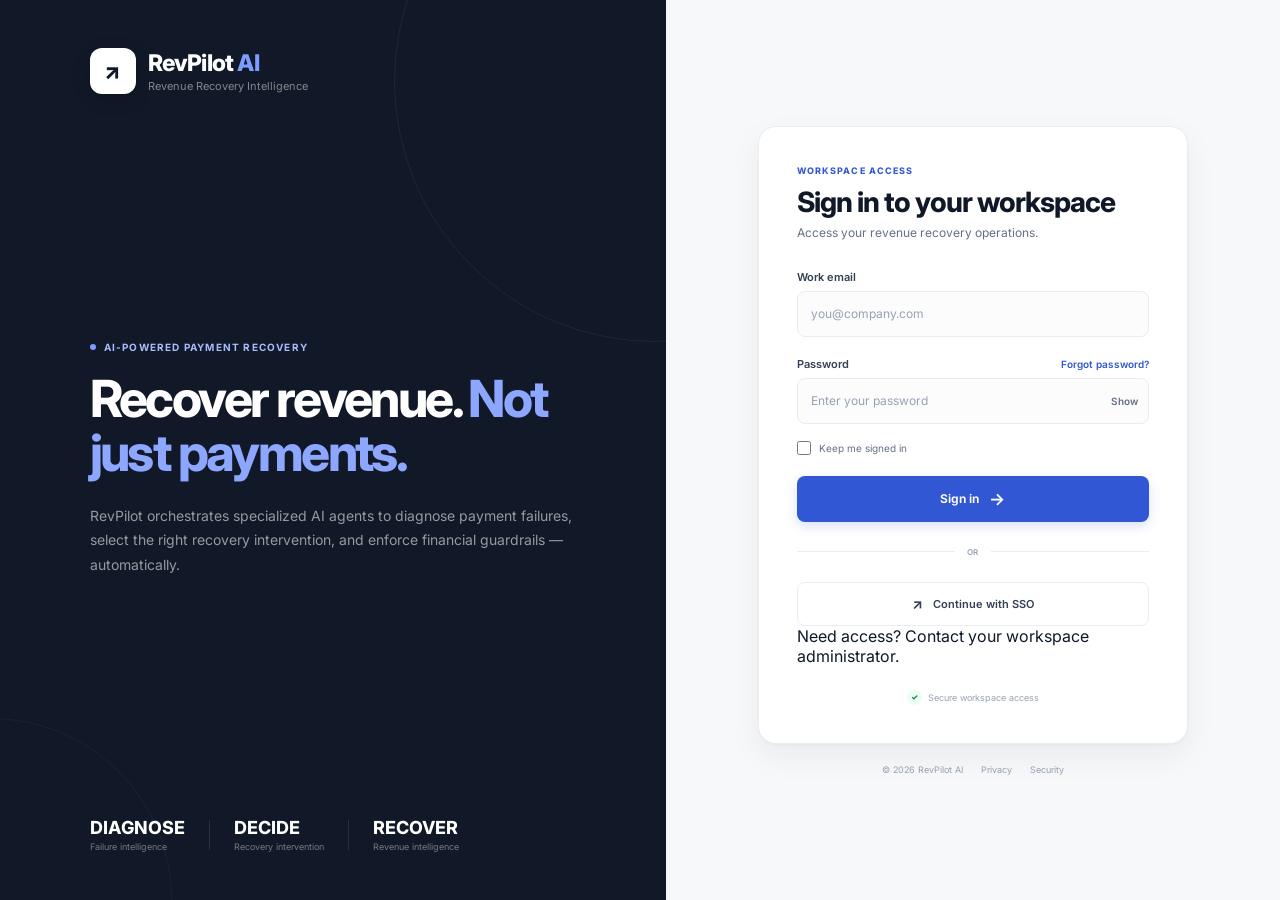
<file: frontend/index.html>
<!DOCTYPE html>
<html lang="en">
<head>
    <meta charset="UTF-8">
    <meta name="viewport" content="width=device-width, initial-scale=1.0">

    <title>RevPilot AI — Workspace Access</title>

    <link rel="preconnect" href="https://fonts.googleapis.com">
    <link rel="preconnect" href="https://fonts.gstatic.com" crossorigin>

    <link
        href="https://fonts.googleapis.com/css2?family=Inter:wght@400;500;600;700;800&display=swap"
        rel="stylesheet"
    >

    <link rel="stylesheet" href="style.css">
</head>

<body class="login-page">

    <main class="login-layout">

        <!-- =====================================================
             LEFT BRAND PANEL
             ===================================================== -->

        <section class="login-brand">

            <div class="brand-logo">

                <div
                    class="brand-symbol"
                    style="width:46px;height:46px;border-radius:12px;font-size:22px;"
                >
                    ↗
                </div>

                <div>

                    <div
                        class="brand-name"
                        style="font-size:23px;letter-spacing:-0.8px;"
                    >
                        RevPilot <span>AI</span>
                    </div>

                    <div
                        class="brand-caption"
                        style="font-size:11px;"
                    >
                        Revenue Recovery Intelligence
                    </div>

                </div>

            </div>


            <!-- =================================================
                 BRAND MESSAGE
                 ================================================= -->

            <div class="brand-content">

                <div class="mini-label">
                    AI-POWERED PAYMENT RECOVERY
                </div>

                <h1>
                    Recover revenue.
                    <span>Not just payments.</span>
                </h1>

                <p>
                    RevPilot orchestrates specialized AI agents to diagnose
                    payment failures, select the right recovery intervention,
                    and enforce financial guardrails — automatically.
                </p>

            </div>


            <!-- =================================================
                 PRODUCT PRINCIPLES
                 ================================================= -->

            <div class="brand-footer">

                <div class="trust-item">

                    <strong>DIAGNOSE</strong>

                    <span>
                        Failure intelligence
                    </span>

                </div>


                <div class="trust-divider"></div>


                <div class="trust-item">

                    <strong>DECIDE</strong>

                    <span>
                        Recovery intervention
                    </span>

                </div>


                <div class="trust-divider"></div>


                <div class="trust-item">

                    <strong>RECOVER</strong>

                    <span>
                        Revenue intelligence
                    </span>

                </div>

            </div>

        </section>


        <!-- =====================================================
             LOGIN PANEL
             ===================================================== -->

        <section class="login-panel">

            <div class="login-card">


                <!-- Mobile Branding -->

                <div class="mobile-brand">

                    <div
                        class="brand-symbol"
                        style="width:40px;height:40px;font-size:19px;"
                    >
                        ↗
                    </div>

                    <div
                        class="brand-name"
                        style="font-size:20px;"
                    >
                        RevPilot <span>AI</span>
                    </div>

                </div>


                <!-- Login Heading -->

                <div class="login-heading">

                    <div class="welcome-label">
                        WORKSPACE ACCESS
                    </div>

                    <h2>
                        Sign in to your workspace
                    </h2>

                    <p>
                        Access your revenue recovery operations.
                    </p>

                </div>


                <!-- Login Form -->

                <form id="loginForm">


                    <!-- Email -->

                    <div class="form-group">

                        <label for="email">
                            Work email
                        </label>

                        <input
                            type="email"
                            id="email"
                            placeholder="you@company.com"
                            autocomplete="email"
                            required
                        >

                    </div>


                    <!-- Password -->

                    <div class="form-group">

                        <div class="password-label">

                            <label for="password">
                                Password
                            </label>

                            <button
                                type="button"
                                class="forgot-button"
                                id="forgotPassword"
                            >
                                Forgot password?
                            </button>

                        </div>


                        <div class="password-input">

                            <input
                                type="password"
                                id="password"
                                placeholder="Enter your password"
                                autocomplete="current-password"
                                required
                            >

                            <button
                                type="button"
                                id="togglePassword"
                                class="password-toggle"
                            >
                                Show
                            </button>

                        </div>

                    </div>


                    <!-- Remember Me -->

                    <div class="remember-row">

                        <label class="checkbox-label">

                            <input
                                type="checkbox"
                                id="rememberMe"
                            >

                            <span>
                                Keep me signed in
                            </span>

                        </label>

                    </div>


                    <!-- Sign In -->

                    <button
                        type="submit"
                        class="login-button"
                    >
                        Sign in
                        <span>→</span>
                    </button>

                </form>


                <!-- Divider -->

                <div class="login-divider">
                    <span>OR</span>
                </div>


                <!-- SSO -->

                <button
                    type="button"
                    class="sso-button"
                    id="ssoButton"
                >
                    <span class="sso-icon">↗</span>
                    Continue with SSO
                </button>


                <!-- Workspace Access -->

                <div class="workspace-note">
                    Need access? Contact your workspace administrator.
                </div>


                <!-- Security -->

                <div class="login-security">

                    <span class="security-icon">
                        ✓
                    </span>

                    <span>
                        Secure workspace access
                    </span>

                </div>

            </div>


            <!-- Login Footer -->

            <div class="login-footer">

                <span>
                    © 2026 RevPilot AI
                </span>

                <span>
                    Privacy
                </span>

                <span>
                    Security
                </span>

            </div>

        </section>

    </main>


    <script src="app.js"></script>

</body>
</html>
</file>
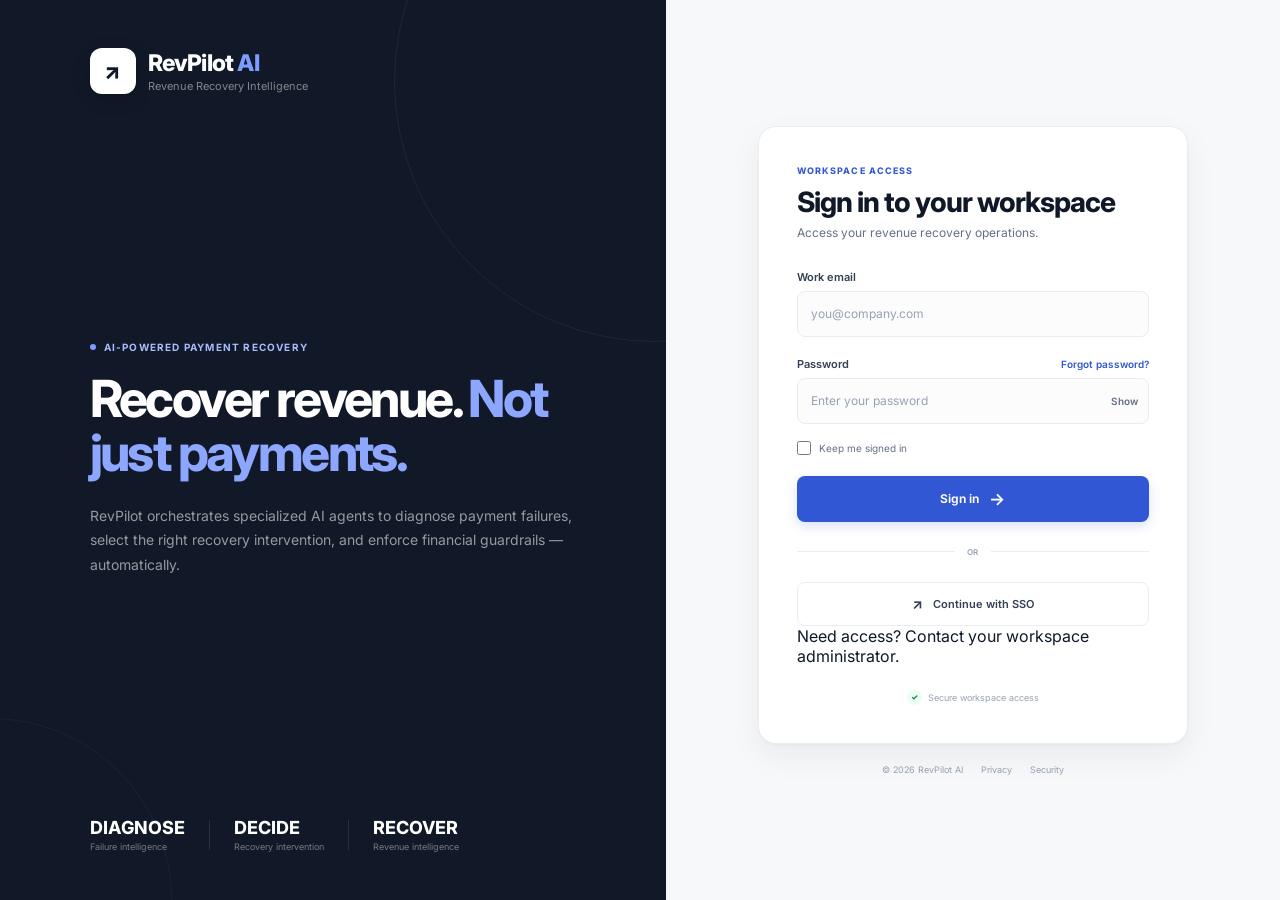
<file: frontend/analytics.html>
<!DOCTYPE html>
<html lang="en">

<head>

    <meta charset="UTF-8">

    <meta
        name="viewport"
        content="width=device-width, initial-scale=1.0"
    >

    <title>Analytics | RevPilot AI</title>

    <link
        rel="preconnect"
        href="https://fonts.googleapis.com"
    >

    <link
        rel="preconnect"
        href="https://fonts.gstatic.com"
        crossorigin
    >

    <link
        href="https://fonts.googleapis.com/css2?family=Inter:wght@400;500;600;700;800&display=swap"
        rel="stylesheet"
    >

    <link
        rel="stylesheet"
        href="./analytics.css"
    >

</head>


<body>


    <!-- =====================================================
         APP SHELL
         ===================================================== -->

    <div class="app-shell">


        <!-- =================================================
             SIDEBAR
             ================================================= -->

        <aside class="sidebar">


            <!-- BRAND -->

            <div class="brand">

                <div class="brand-mark">
                    ↗
                </div>

                <div class="brand-info">

                    <div class="brand-name">
                        RevPilot <span>AI</span>
                    </div>

                    <div class="brand-caption">
                        REVENUE RECOVERY INTELLIGENCE
                    </div>

                </div>

            </div>


            <!-- NAVIGATION -->

            <nav class="sidebar-nav">


                <div class="nav-section">

                    <div class="nav-section-title">
                        WORKSPACE
                    </div>


                    <a
                        href="dashboard.html"
                        class="nav-item"
                        data-page="overview"
                    >
                        <span class="nav-icon">⌂</span>
                        <span>Overview</span>
                    </a>


                    <a
                        href="recovery.html"
                        class="nav-item"
                        data-page="recovery"
                    >
                        <span class="nav-icon">↻</span>
                        <span>Recovery Queue</span>

                        <span class="nav-badge">
                            24
                        </span>

                    </a>


                    <a
                        href="transactions.html"
                        class="nav-item"
                        data-page="transactions"
                    >
                        <span class="nav-icon">▤</span>
                        <span>Transactions</span>
                    </a>


                    <a
                        href="customers.html"
                        class="nav-item"
                        data-page="customers"
                    >
                        <span class="nav-icon">♙</span>
                        <span>Customers</span>
                    </a>

                </div>


                <div class="nav-section">

                    <div class="nav-section-title">
                        AI INTELLIGENCE
                    </div>


                    <a
                        href="boardroom.html"
                        class="nav-item"
                        data-page="boardroom"
                    >
                        <span class="nav-icon">✦</span>
                        <span>AI Boardroom</span>
                    </a>


                    <a
                        href="analytics.html"
                        class="nav-item active"
                        data-page="analytics"
                    >
                        <span class="nav-icon">◫</span>
                        <span>Analytics</span>
                    </a>

                </div>


                <div class="nav-section">

                    <div class="nav-section-title">
                        SYSTEM
                    </div>


                    <a
                        href="audit.html"
                        class="nav-item"
                        data-page="audit"
                    >
                        <span class="nav-icon">☷</span>
                        <span>Audit Trail</span>
                    </a>


                    <a
                        href="settings.html"
                        class="nav-item"
                        data-page="settings"
                    >
                        <span class="nav-icon">⚙</span>
                        <span>Settings</span>
                    </a>

                </div>

            </nav>


            <!-- SIDEBAR BOTTOM -->

            <div class="sidebar-bottom">


                <div class="system-status">

                    <span class="status-dot"></span>

                    <div>

                        <strong>
                            AI System Online
                        </strong>

                        <span>
                            All agents operational
                        </span>

                    </div>

                </div>


                <div class="sidebar-user">

                    <div class="user-avatar">
                        RT
                    </div>

                    <div class="user-info">

                        <strong>
                            Revenue Team
                        </strong>

                        <span>
                            Administrator
                        </span>

                    </div>


                    <button
                        id="logoutBtn"
                        class="logout-btn"
                        title="Sign out"
                    >
                        ↪
                    </button>

                </div>

            </div>

        </aside>



        <!-- =================================================
             MAIN
             ================================================= -->

        <main class="main-content">


            <!-- TOPBAR -->

            <header class="topbar">


                <div class="breadcrumb">

                    <span>
                        AI Intelligence
                    </span>

                    <span class="breadcrumb-separator">
                        /
                    </span>

                    <strong>
                        Analytics
                    </strong>

                </div>


                <div class="topbar-right">


                    <div class="environment-badge">

                        <span class="environment-dot"></span>

                        Synthetic environment

                    </div>


                    <button
                        class="topbar-icon-btn"
                        id="globalSearchBtn"
                        title="Search"
                    >
                        ⌕
                    </button>


                    <button
                        class="topbar-icon-btn"
                        id="notificationBtn"
                        title="Notifications"
                    >
                        ♢

                        <span class="notification-dot"></span>

                    </button>


                    <div class="topbar-user">

                        <div class="topbar-avatar">
                            RT
                        </div>

                        <div class="topbar-user-info">

                            <strong>
                                Revenue Team
                            </strong>

                            <span>
                                Administrator
                            </span>

                        </div>

                        <span class="topbar-chevron">
                            ˅
                        </span>

                    </div>

                </div>

            </header>



            <!-- =================================================
                 PAGE CONTENT
                 ================================================= -->

            <section class="page-content">


                <!-- PAGE HEADER -->

                <div class="page-header">


                    <div class="page-header-copy">

                        <div class="eyebrow">
                            REVENUE INTELLIGENCE
                        </div>

                        <h1>
                            Analytics
                        </h1>

                        <p>
                            Measure recovery performance, AI intervention
                            impact, and the revenue protected by RevPilot.
                        </p>

                    </div>


                    <div class="page-actions">

                        <select
                            id="analyticsPeriod"
                            class="period-select"
                        >

                            <option value="30">
                                Last 30 days
                            </option>

                            <option value="7">
                                Last 7 days
                            </option>

                            <option value="90">
                                Last 90 days
                            </option>

                        </select>


                        <button
                            class="secondary-btn"
                            id="exportAnalyticsBtn"
                        >
                            ↓
                            Export Report
                        </button>

                    </div>

                </div>



                <!-- =================================================
                     KPI CARDS
                     ================================================= -->

                <section class="metrics-grid">


                    <article class="metric-card">

                        <div class="metric-top">

                            <span>
                                REVENUE AT RISK
                            </span>

                            <div class="metric-icon warning">
                                ₹
                            </div>

                        </div>

                        <strong class="metric-value">
                            ₹24.8L
                        </strong>

                        <div class="metric-meta positive">
                            ↓ 8.4% vs previous period
                        </div>

                    </article>


                    <article class="metric-card">

                        <div class="metric-top">

                            <span>
                                AI-RECOVERED REVENUE
                            </span>

                            <div class="metric-icon success">
                                ↗
                            </div>

                        </div>

                        <strong class="metric-value">
                            ₹6.84L
                        </strong>

                        <div class="metric-meta positive">
                            ↑ 14.2% vs previous period
                        </div>

                    </article>


                    <article class="metric-card">

                        <div class="metric-top">

                            <span>
                                RECOVERY RATE
                            </span>

                            <div class="metric-icon blue">
                                %
                            </div>

                        </div>

                        <strong class="metric-value">
                            73.2%
                        </strong>

                        <div class="metric-meta positive">
                            ↑ 5.7 percentage points
                        </div>

                    </article>


                    <article class="metric-card">

                        <div class="metric-top">

                            <span>
                                REVENUE PROTECTED
                            </span>

                            <div class="metric-icon purple">
                                ✦
                            </div>

                        </div>

                        <strong class="metric-value">
                            ₹11.6L
                        </strong>

                        <div class="metric-meta">
                            From prevented over-retries
                        </div>

                    </article>

                </section>



                <!-- =================================================
                     MAIN ANALYTICS GRID
                     ================================================= -->

                <section class="analytics-grid">


                    <!-- =================================================
                         RECOVERY TREND
                         ================================================= -->

                    <article class="analytics-card trend-card">


                        <div class="card-header">

                            <div>

                                <div class="card-eyebrow">
                                    RECOVERY PERFORMANCE
                                </div>

                                <h2>
                                    Revenue recovery trend
                                </h2>

                                <p>
                                    Recovered revenue over the selected period.
                                </p>

                            </div>

                            <div class="chart-legend">

                                <span>
                                    <i class="legend-recovered"></i>
                                    Recovered
                                </span>

                                <span>
                                    <i class="legend-risk"></i>
                                    At risk
                                </span>

                            </div>

                        </div>


                        <div class="trend-chart">

                            <div class="y-axis">

                                <span>
                                    ₹8L
                                </span>

                                <span>
                                    ₹6L
                                </span>

                                <span>
                                    ₹4L
                                </span>

                                <span>
                                    ₹2L
                                </span>

                                <span>
                                    ₹0
                                </span>

                            </div>


                            <div class="chart-canvas">


                                <div class="grid-line line-1"></div>
                                <div class="grid-line line-2"></div>
                                <div class="grid-line line-3"></div>
                                <div class="grid-line line-4"></div>
                                <div class="grid-line line-5"></div>


                                <div class="trend-area"></div>

                                <div class="trend-line"></div>


                                <div class="data-point point-1"></div>
                                <div class="data-point point-2"></div>
                                <div class="data-point point-3"></div>
                                <div class="data-point point-4"></div>
                                <div class="data-point point-5"></div>
                                <div class="data-point point-6"></div>
                                <div class="data-point point-7"></div>


                            </div>

                        </div>


                        <div class="x-axis">

                            <span>
                                Aug 08
                            </span>

                            <span>
                                Aug 13
                            </span>

                            <span>
                                Aug 18
                            </span>

                            <span>
                                Aug 23
                            </span>

                            <span>
                                Aug 28
                            </span>

                            <span>
                                Sep 02
                            </span>

                            <span>
                                Sep 04
                            </span>

                        </div>

                    </article>



                    <!-- =================================================
                         RECOVERY OUTCOME
                         ================================================= -->

                    <article class="analytics-card outcome-card">


                        <div class="card-header">

                            <div>

                                <div class="card-eyebrow">
                                    RECOVERY OUTCOMES
                                </div>

                                <h2>
                                    Payment outcomes
                                </h2>

                            </div>

                        </div>


                        <div class="outcome-visual">

                            <div class="donut">

                                <div class="donut-inner">

                                    <strong>
                                        73.2%
                                    </strong>

                                    <span>
                                        recovered
                                    </span>

                                </div>

                            </div>

                        </div>


                        <div class="outcome-list">


                            <div class="outcome-item">

                                <div class="outcome-label">

                                    <span class="dot recovered-dot"></span>

                                    <span>
                                        Recovered
                                    </span>

                                </div>

                                <strong>
                                    73.2%
                                </strong>

                            </div>


                            <div class="outcome-item">

                                <div class="outcome-label">

                                    <span class="dot pending-dot"></span>

                                    <span>
                                        Pending
                                    </span>

                                </div>

                                <strong>
                                    12.5%
                                </strong>

                            </div>


                            <div class="outcome-item">

                                <div class="outcome-label">

                                    <span class="dot stopped-dot"></span>

                                    <span>
                                        Stopped
                                    </span>

                                </div>

                                <strong>
                                    14.3%
                                </strong>

                            </div>

                        </div>

                    </article>

                </section>



                <!-- =================================================
                     FAILURE ANALYSIS + AGENT IMPACT
                     ================================================= -->

                <section class="analytics-grid secondary-grid">


                    <!-- FAILURE REASONS -->

                    <article class="analytics-card failure-card">


                        <div class="card-header">

                            <div>

                                <div class="card-eyebrow">
                                    FAILURE ANALYSIS
                                </div>

                                <h2>
                                    Revenue by failure reason
                                </h2>

                            </div>


                            <span class="card-period">
                                Current period
                            </span>

                        </div>


                        <div class="horizontal-chart">


                            <div class="bar-row">

                                <div class="bar-label">
                                    <span>
                                        Insufficient funds
                                    </span>

                                    <strong>
                                        ₹9.2L
                                    </strong>
                                </div>

                                <div class="bar-track">
                                    <span
                                        class="bar-fill"
                                        style="width:86%"
                                    ></span>
                                </div>

                                <span class="bar-percent">
                                    37%
                                </span>

                            </div>


                            <div class="bar-row">

                                <div class="bar-label">
                                    <span>
                                        Bank error
                                    </span>

                                    <strong>
                                        ₹6.4L
                                    </strong>
                                </div>

                                <div class="bar-track">
                                    <span
                                        class="bar-fill"
                                        style="width:67%"
                                    ></span>
                                </div>

                                <span class="bar-percent">
                                    26%
                                </span>

                            </div>


                            <div class="bar-row">

                                <div class="bar-label">
                                    <span>
                                        Payment declined
                                    </span>

                                    <strong>
                                        ₹4.8L
                                    </strong>
                                </div>

                                <div class="bar-track">
                                    <span
                                        class="bar-fill"
                                        style="width:52%"
                                    ></span>
                                </div>

                                <span class="bar-percent">
                                    19%
                                </span>

                            </div>


                            <div class="bar-row">

                                <div class="bar-label">
                                    <span>
                                        Network timeout
                                    </span>

                                    <strong>
                                        ₹2.7L
                                    </strong>
                                </div>

                                <div class="bar-track">
                                    <span
                                        class="bar-fill"
                                        style="width:32%"
                                    ></span>
                                </div>

                                <span class="bar-percent">
                                    11%
                                </span>

                            </div>


                            <div class="bar-row">

                                <div class="bar-label">
                                    <span>
                                        Card expired
                                    </span>

                                    <strong>
                                        ₹1.7L
                                    </strong>
                                </div>

                                <div class="bar-track">
                                    <span
                                        class="bar-fill"
                                        style="width:20%"
                                    ></span>
                                </div>

                                <span class="bar-percent">
                                    7%
                                </span>

                            </div>

                        </div>

                    </article>



                    <!-- AGENT IMPACT -->

                    <article class="analytics-card agent-impact-card">


                        <div class="card-header">

                            <div>

                                <div class="card-eyebrow">
                                    AI PERFORMANCE
                                </div>

                                <h2>
                                    Agent contribution
                                </h2>

                                <p>
                                    Decisions influenced by each specialist.
                                </p>

                            </div>

                        </div>


                        <div class="agent-impact-list">


                            <div class="agent-impact-item">

                                <div class="agent-impact-top">

                                    <div class="agent-name-wrap">

                                        <span class="agent-symbol risk">
                                            R
                                        </span>

                                        <div>

                                            <strong>
                                                Risk Agent
                                            </strong>

                                            <span>
                                                Risk prevention
                                            </span>

                                        </div>

                                    </div>

                                    <strong>
                                        31%
                                    </strong>

                                </div>


                                <div class="impact-track">
                                    <span
                                        style="width:31%"
                                    ></span>
                                </div>

                            </div>


                            <div class="agent-impact-item">

                                <div class="agent-impact-top">

                                    <div class="agent-name-wrap">

                                        <span class="agent-symbol timing">
                                            T
                                        </span>

                                        <div>

                                            <strong>
                                                Timing Agent
                                            </strong>

                                            <span>
                                                Retry optimization
                                            </span>

                                        </div>

                                    </div>

                                    <strong>
                                        24%
                                    </strong>

                                </div>


                                <div class="impact-track">
                                    <span
                                        style="width:24%"
                                    ></span>
                                </div>

                            </div>


                            <div class="agent-impact-item">

                                <div class="agent-impact-top">

                                    <div class="agent-name-wrap">

                                        <span class="agent-symbol customer">
                                            C
                                        </span>

                                        <div>

                                            <strong>
                                                Customer Agent
                                            </strong>

                                            <span>
                                                Customer intervention
                                            </span>

                                        </div>

                                    </div>

                                    <strong>
                                        18%
                                    </strong>

                                </div>


                                <div class="impact-track">
                                    <span
                                        style="width:18%"
                                    ></span>
                                </div>

                            </div>


                            <div class="agent-impact-item">

                                <div class="agent-impact-top">

                                    <div class="agent-name-wrap">

                                        <span class="agent-symbol offer">
                                            O
                                        </span>

                                        <div>

                                            <strong>
                                                Offer Agent
                                            </strong>

                                            <span>
                                                Incentive optimization
                                            </span>

                                        </div>

                                    </div>

                                    <strong>
                                        15%
                                    </strong>

                                </div>


                                <div class="impact-track">
                                    <span
                                        style="width:15%"
                                    ></span>
                                </div>

                            </div>


                            <div class="agent-impact-item">

                                <div class="agent-impact-top">

                                    <div class="agent-name-wrap">

                                        <span class="agent-symbol finance">
                                            F
                                        </span>

                                        <div>

                                            <strong>
                                                Finance Guardrail
                                            </strong>

                                            <span>
                                                Financial controls
                                            </span>

                                        </div>

                                    </div>

                                    <strong>
                                        12%
                                    </strong>

                                </div>


                                <div class="impact-track">
                                    <span
                                        style="width:12%"
                                    ></span>
                                </div>

                            </div>

                        </div>

                    </article>

                </section>



                <!-- =================================================
                     BUSINESS IMPACT
                     ================================================= -->

                <section class="impact-panel">


                    <div class="impact-heading">

                        <div>

                            <div class="eyebrow">
                                BUSINESS IMPACT
                            </div>

                            <h2>
                                What RevPilot is changing
                            </h2>

                            <p>
                                Recovery intelligence turns payment failures
                                into measurable revenue decisions.
                            </p>

                        </div>

                    </div>


                    <div class="impact-grid">


                        <div class="impact-item">

                            <span class="impact-number">
                                18.4%
                            </span>

                            <strong>
                                fewer unnecessary retries
                            </strong>

                            <span>
                                Risk-aware intervention prevents
                                low-value recovery attempts.
                            </span>

                        </div>


                        <div class="impact-item">

                            <span class="impact-number">
                                ₹11.6L
                            </span>

                            <strong>
                                revenue protected
                            </strong>

                            <span>
                                Financial guardrails prevent
                                uneconomic incentives.
                            </span>

                        </div>


                        <div class="impact-item">

                            <span class="impact-number">
                                2.7×
                            </span>

                            <strong>
                                faster decisioning
                            </strong>

                            <span>
                                Multiple specialists evaluate a case
                                before the orchestrator decides.
                            </span>

                        </div>


                        <div class="impact-item">

                            <span class="impact-number">
                                100%
                            </span>

                            <strong>
                                decision traceability
                            </strong>

                            <span>
                                Every recovery recommendation is
                                recorded for review.
                            </span>

                        </div>

                    </div>

                </section>



                <!-- =================================================
                     FOOTER
                     ================================================= -->

                <footer>

                    <span>
                        RevPilot AI
                    </span>

                    <span>
                        Revenue Recovery Intelligence
                    </span>

                    <span>
                        Synthetic analysis environment
                    </span>

                </footer>


            </section>

        </main>

    </div>


    <!-- JAVASCRIPT -->

    <script src="./analytics.js"></script>

</body>

</html>
</file>
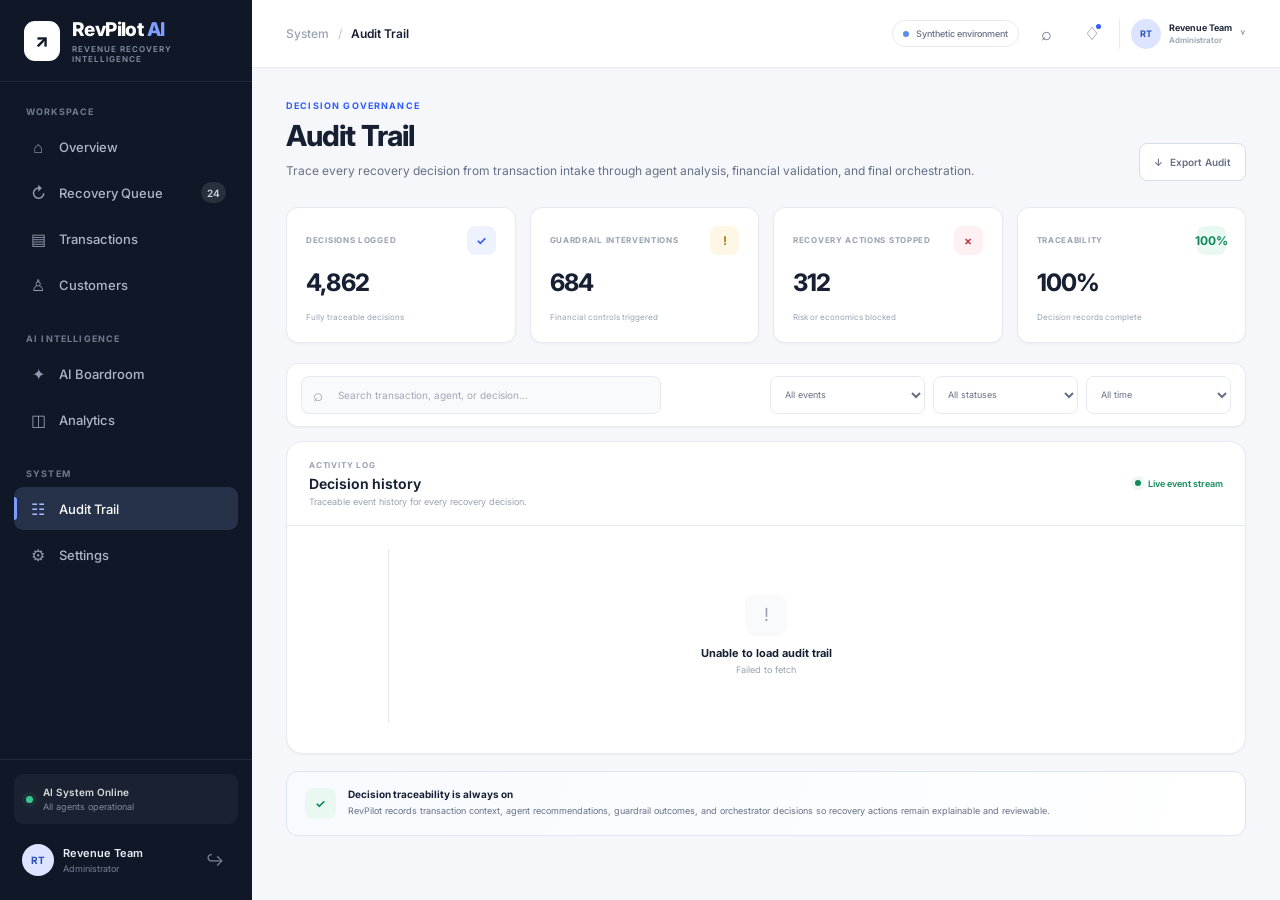
<file: frontend/audit.html>
<!DOCTYPE html>
<html lang="en">

<head>

    <meta charset="UTF-8">

    <meta
        name="viewport"
        content="width=device-width, initial-scale=1.0"
    >

    <title>Audit Trail | RevPilot AI</title>


    <!-- ================= FONT ================= -->

    <link
        rel="preconnect"
        href="https://fonts.googleapis.com"
    >

    <link
        rel="preconnect"
        href="https://fonts.gstatic.com"
        crossorigin
    >

    <link
        href="https://fonts.googleapis.com/css2?family=Inter:wght@400;500;600;700;800&display=swap"
        rel="stylesheet"
    >


    <!-- ================= CSS ================= -->

    <link
        rel="stylesheet"
        href="./audit.css"
    >

</head>


<body>


    <!-- =====================================================
         APPLICATION SHELL
         ===================================================== -->

    <div class="app-shell">


        <!-- =================================================
             SIDEBAR
             ================================================= -->

        <aside class="sidebar">


            <!-- BRAND -->

            <div class="brand">

                <div class="brand-mark">
                    ↗
                </div>


                <div class="brand-info">

                    <div class="brand-name">
                        RevPilot <span>AI</span>
                    </div>


                    <div class="brand-caption">
                        REVENUE RECOVERY INTELLIGENCE
                    </div>

                </div>

            </div>


            <!-- =================================================
                 NAVIGATION
                 ================================================= -->

            <nav class="sidebar-nav">


                <!-- WORKSPACE -->

                <div class="nav-section">


                    <div class="nav-section-title">
                        WORKSPACE
                    </div>


                    <a
                        href="dashboard.html"
                        class="nav-item"
                        data-page="overview"
                    >

                        <span class="nav-icon">
                            ⌂
                        </span>

                        <span>
                            Overview
                        </span>

                    </a>


                    <a
                        href="recovery.html"
                        class="nav-item"
                        data-page="recovery"
                    >

                        <span class="nav-icon">
                            ↻
                        </span>

                        <span>
                            Recovery Queue
                        </span>

                        <span class="nav-badge">
                            24
                        </span>

                    </a>


                    <a
                        href="transactions.html"
                        class="nav-item"
                        data-page="transactions"
                    >

                        <span class="nav-icon">
                            ▤
                        </span>

                        <span>
                            Transactions
                        </span>

                    </a>


                    <a
                        href="customers.html"
                        class="nav-item"
                        data-page="customers"
                    >

                        <span class="nav-icon">
                            ♙
                        </span>

                        <span>
                            Customers
                        </span>

                    </a>


                </div>


                <!-- AI INTELLIGENCE -->

                <div class="nav-section">


                    <div class="nav-section-title">
                        AI INTELLIGENCE
                    </div>


                    <a
                        href="boardroom.html"
                        class="nav-item"
                        data-page="boardroom"
                    >

                        <span class="nav-icon">
                            ✦
                        </span>

                        <span>
                            AI Boardroom
                        </span>

                    </a>


                    <a
                        href="analytics.html"
                        class="nav-item"
                        data-page="analytics"
                    >

                        <span class="nav-icon">
                            ◫
                        </span>

                        <span>
                            Analytics
                        </span>

                    </a>


                </div>


                <!-- SYSTEM -->

                <div class="nav-section">


                    <div class="nav-section-title">
                        SYSTEM
                    </div>


                    <a
                        href="audit.html"
                        class="nav-item active"
                        data-page="audit"
                    >

                        <span class="nav-icon">
                            ☷
                        </span>

                        <span>
                            Audit Trail
                        </span>

                    </a>


                    <a
                        href="settings.html"
                        class="nav-item"
                        data-page="settings"
                    >

                        <span class="nav-icon">
                            ⚙
                        </span>

                        <span>
                            Settings
                        </span>

                    </a>


                </div>


            </nav>


            <!-- =================================================
                 SIDEBAR FOOTER
                 ================================================= -->

            <div class="sidebar-bottom">


                <!-- System Status -->

                <div class="system-status">

                    <span class="status-dot"></span>


                    <div>

                        <strong>
                            AI System Online
                        </strong>

                        <span>
                            All agents operational
                        </span>

                    </div>

                </div>


                <!-- User -->

                <div class="sidebar-user">


                    <div class="user-avatar">
                        RT
                    </div>


                    <div class="user-info">

                        <strong>
                            Revenue Team
                        </strong>

                        <span>
                            Administrator
                        </span>

                    </div>


                    <button
                        id="logoutBtn"
                        class="logout-btn"
                        type="button"
                        title="Sign out"
                    >
                        ↪
                    </button>


                </div>


            </div>


        </aside>



        <!-- =================================================
             MAIN CONTENT
             ================================================= -->

        <main class="main-content">


            <!-- =================================================
                 TOPBAR
                 ================================================= -->

            <header class="topbar">


                <div class="breadcrumb">

                    <span>
                        System
                    </span>


                    <span class="breadcrumb-separator">
                        /
                    </span>


                    <strong>
                        Audit Trail
                    </strong>

                </div>


                <div class="topbar-right">


                    <!-- Environment -->

                    <div class="environment-badge">

                        <span class="environment-dot"></span>

                        Synthetic environment

                    </div>


                    <!-- Search -->

                    <button
                        class="topbar-icon-btn"
                        id="globalSearchBtn"
                        type="button"
                        title="Search"
                    >
                        ⌕
                    </button>


                    <!-- Notifications -->

                    <button
                        class="topbar-icon-btn"
                        id="notificationBtn"
                        type="button"
                        title="Notifications"
                    >

                        ♢

                        <span class="notification-dot"></span>

                    </button>


                    <!-- User -->

                    <div class="topbar-user">


                        <div class="topbar-avatar">
                            RT
                        </div>


                        <div class="topbar-user-info">

                            <strong>
                                Revenue Team
                            </strong>

                            <span>
                                Administrator
                            </span>

                        </div>


                        <span class="topbar-chevron">
                            ˅
                        </span>


                    </div>


                </div>


            </header>



            <!-- =================================================
                 PAGE CONTENT
                 ================================================= -->

            <section class="page-content">


                <!-- PAGE HEADER -->

                <div class="page-header">


                    <div class="page-header-copy">


                        <div class="eyebrow">
                            DECISION GOVERNANCE
                        </div>


                        <h1>
                            Audit Trail
                        </h1>


                        <p>
                            Trace every recovery decision from transaction
                            intake through agent analysis, financial
                            validation, and final orchestration.
                        </p>


                    </div>


                    <div class="page-actions">


                        <button
                            class="secondary-btn"
                            id="exportAuditBtn"
                            type="button"
                        >

                            <span>
                                ↓
                            </span>

                            Export Audit

                        </button>


                    </div>


                </div>



                <!-- =================================================
                     GOVERNANCE METRICS
                     ================================================= -->

                <section class="metrics-grid">


                    <article class="metric-card">


                        <div class="metric-top">


                            <span class="metric-label">
                                DECISIONS LOGGED
                            </span>


                            <div class="metric-icon blue">
                                ✓
                            </div>


                        </div>


                        <strong class="metric-value">
                            4,862
                        </strong>


                        <span class="metric-meta">
                            Fully traceable decisions
                        </span>


                    </article>



                    <article class="metric-card">


                        <div class="metric-top">


                            <span class="metric-label">
                                GUARDRAIL INTERVENTIONS
                            </span>


                            <div class="metric-icon warning">
                                !
                            </div>


                        </div>


                        <strong class="metric-value">
                            684
                        </strong>


                        <span class="metric-meta">
                            Financial controls triggered
                        </span>


                    </article>



                    <article class="metric-card">


                        <div class="metric-top">


                            <span class="metric-label">
                                RECOVERY ACTIONS STOPPED
                            </span>


                            <div class="metric-icon danger">
                                ×
                            </div>


                        </div>


                        <strong class="metric-value">
                            312
                        </strong>


                        <span class="metric-meta">
                            Risk or economics blocked
                        </span>


                    </article>



                    <article class="metric-card">


                        <div class="metric-top">


                            <span class="metric-label">
                                TRACEABILITY
                            </span>


                            <div class="metric-icon success">
                                100%
                            </div>


                        </div>


                        <strong class="metric-value">
                            100%
                        </strong>


                        <span class="metric-meta">
                            Decision records complete
                        </span>


                    </article>


                </section>



                <!-- =================================================
                     FILTER TOOLBAR
                     ================================================= -->

                <section class="filter-toolbar">


                    <div class="search-box">


                        <span class="search-icon">
                            ⌕
                        </span>


                        <input
                            type="search"
                            id="auditSearch"
                            placeholder="Search transaction, agent, or decision..."
                            autocomplete="off"
                        >


                    </div>


                    <div class="filter-controls">


                        <select
                            id="auditTypeFilter"
                            aria-label="Filter event type"
                        >

                            <option value="all">
                                All events
                            </option>

                            <option value="transaction">
                                Transaction events
                            </option>

                            <option value="agent">
                                Agent decisions
                            </option>

                            <option value="guardrail">
                                Guardrail events
                            </option>

                            <option value="orchestrator">
                                Orchestrator decisions
                            </option>

                        </select>


                        <select
                            id="auditStatusFilter"
                            aria-label="Filter status"
                        >

                            <option value="all">
                                All statuses
                            </option>

                            <option value="approved">
                                Approved
                            </option>

                            <option value="blocked">
                                Blocked
                            </option>

                            <option value="review">
                                Review required
                            </option>

                        </select>


                        <select
                            id="auditPeriodFilter"
                            aria-label="Filter time period"
                        >

                            <option value="all">
                                All time
                            </option>

                            <option value="today">
                                Today
                            </option>

                            <option value="7days">
                                Last 7 days
                            </option>

                            <option value="30days">
                                Last 30 days
                            </option>

                        </select>


                    </div>


                </section>



                <!-- =================================================
                     AUDIT CARD
                     ================================================= -->

                <section class="audit-card">


                    <!-- HEADER -->

                    <div class="audit-card-header">


                        <div>


                            <div class="card-eyebrow">
                                ACTIVITY LOG
                            </div>


                            <h2>
                                Decision history
                            </h2>


                            <p>
                                Traceable event history for every
                                recovery decision.
                            </p>


                        </div>


                        <div class="audit-live">

                            <span></span>

                            Live event stream

                        </div>


                    </div>



                    <!-- =================================================
                         TIMELINE
                         ================================================= -->

                    <div
                        class="audit-timeline"
                        id="auditTimeline"
                    >


                        <!-- EVENT 1 -->

                        <article
                            class="audit-event"
                            data-type="transaction"
                            data-status="review"
                            data-period="today"
                            data-search="txn-00001 transaction received payment declined"
                        >


                            <div class="event-time">

                                <strong>
                                    12:42:18
                                </strong>

                                <span>
                                    Sep 04
                                </span>

                            </div>


                            <div class="event-marker transaction">
                                ↓
                            </div>


                            <div class="event-content">


                                <div class="event-header">


                                    <div>

                                        <strong>
                                            Transaction received
                                        </strong>

                                        <span>
                                            TXN-00001
                                        </span>

                                    </div>


                                    <span class="event-status review">
                                        Review
                                    </span>


                                </div>


                                <p>
                                    Failed payment entered the RevPilot
                                    recovery engine for analysis.
                                </p>


                                <div class="event-meta">

                                    <span>
                                        Payment declined
                                    </span>

                                    <span>
                                        ₹12,500
                                    </span>

                                </div>


                            </div>


                        </article>



                        <!-- EVENT 2 -->

                        <article
                            class="audit-event"
                            data-type="agent"
                            data-status="approved"
                            data-period="today"
                            data-search="txn-00001 risk agent payment risk medium risk"
                        >


                            <div class="event-time">

                                <strong>
                                    12:42:19
                                </strong>

                                <span>
                                    Sep 04
                                </span>

                            </div>


                            <div class="event-marker agent">
                                R
                            </div>


                            <div class="event-content">


                                <div class="event-header">


                                    <div>

                                        <strong>
                                            Risk Agent completed analysis
                                        </strong>

                                        <span>
                                            TXN-00001
                                        </span>

                                    </div>


                                    <span class="event-status approved">
                                        Completed
                                    </span>


                                </div>


                                <p>
                                    Customer and payment signals indicate
                                    a medium recovery risk. Aggressive
                                    intervention was not recommended.
                                </p>


                                <div class="event-meta">

                                    <span>
                                        Confidence: 86%
                                    </span>

                                    <span>
                                        Medium risk
                                    </span>

                                </div>


                            </div>


                        </article>



                        <!-- EVENT 3 -->

                        <article
                            class="audit-event"
                            data-type="agent"
                            data-status="approved"
                            data-period="today"
                            data-search="txn-00001 timing agent retry timing twelve hours"
                        >


                            <div class="event-time">

                                <strong>
                                    12:42:19
                                </strong>

                                <span>
                                    Sep 04
                                </span>

                            </div>


                            <div class="event-marker agent">
                                T
                            </div>


                            <div class="event-content">


                                <div class="event-header">


                                    <div>

                                        <strong>
                                            Timing Agent recommended retry
                                        </strong>

                                        <span>
                                            TXN-00001
                                        </span>

                                    </div>


                                    <span class="event-status approved">
                                        Completed
                                    </span>


                                </div>


                                <p>
                                    Retry timing shifted to a lower-friction
                                    window to reduce repeated failure attempts.
                                </p>


                                <div class="event-meta">

                                    <span>
                                        Retry delay: 12 hours
                                    </span>

                                    <span>
                                        Confidence: 81%
                                    </span>

                                </div>


                            </div>


                        </article>



                        <!-- EVENT 4 -->

                        <article
                            class="audit-event"
                            data-type="agent"
                            data-status="approved"
                            data-period="today"
                            data-search="txn-00001 customer agent behavior intervention"
                        >


                            <div class="event-time">

                                <strong>
                                    12:42:20
                                </strong>

                                <span>
                                    Sep 04
                                </span>

                            </div>


                            <div class="event-marker agent">
                                C
                            </div>


                            <div class="event-content">


                                <div class="event-header">


                                    <div>

                                        <strong>
                                            Customer Agent evaluated intervention
                                        </strong>

                                        <span>
                                            TXN-00001
                                        </span>

                                    </div>


                                    <span class="event-status approved">
                                        Completed
                                    </span>


                                </div>


                                <p>
                                    Customer behavior supports a personalized
                                    recovery reminder instead of immediate
                                    escalation.
                                </p>


                                <div class="event-meta">

                                    <span>
                                        Returning customer
                                    </span>

                                    <span>
                                        Confidence: 78%
                                    </span>

                                </div>


                            </div>


                        </article>



                        <!-- EVENT 5 -->

                        <article
                            class="audit-event"
                            data-type="agent"
                            data-status="review"
                            data-period="today"
                            data-search="txn-00001 offer agent discount incentive"
                        >


                            <div class="event-time">

                                <strong>
                                    12:42:20
                                </strong>

                                <span>
                                    Sep 04
                                </span>

                            </div>


                            <div class="event-marker agent">
                                O
                            </div>


                            <div class="event-content">


                                <div class="event-header">


                                    <div>

                                        <strong>
                                            Offer Agent proposed incentive
                                        </strong>

                                        <span>
                                            TXN-00001
                                        </span>

                                    </div>


                                    <span class="event-status review">
                                        Review
                                    </span>


                                </div>


                                <p>
                                    A 10% discount was proposed to improve
                                    recovery probability.
                                </p>


                                <div class="event-meta">

                                    <span>
                                        Proposed discount: 10%
                                    </span>

                                    <span>
                                        Pending finance validation
                                    </span>

                                </div>


                            </div>


                        </article>



                        <!-- EVENT 6 -->

                        <article
                            class="audit-event"
                            data-type="guardrail"
                            data-status="blocked"
                            data-period="today"
                            data-search="txn-00001 finance guardrail rejected discount offer blocked"
                        >


                            <div class="event-time">

                                <strong>
                                    12:42:21
                                </strong>

                                <span>
                                    Sep 04
                                </span>

                            </div>


                            <div class="event-marker guardrail">
                                F
                            </div>


                            <div class="event-content">


                                <div class="event-header">


                                    <div>

                                        <strong>
                                            Finance Guardrail rejected offer
                                        </strong>

                                        <span>
                                            TXN-00001
                                        </span>

                                    </div>


                                    <span class="event-status blocked">
                                        Blocked
                                    </span>


                                </div>


                                <p>
                                    The proposed incentive failed the
                                    minimum net-recovery threshold and was
                                    prevented from reaching execution.
                                </p>


                                <div class="event-meta">

                                    <span>
                                        Discount: 10%
                                    </span>

                                    <span>
                                        Recovery economics failed
                                    </span>

                                </div>


                            </div>


                        </article>



                        <!-- EVENT 7 -->

                        <article
                            class="audit-event"
                            data-type="orchestrator"
                            data-status="approved"
                            data-period="today"
                            data-search="txn-00001 orchestrator final recovery decision"
                        >


                            <div class="event-time">

                                <strong>
                                    12:42:21
                                </strong>

                                <span>
                                    Sep 04
                                </span>

                            </div>


                            <div class="event-marker orchestrator">
                                ✦
                            </div>


                            <div class="event-content">


                                <div class="event-header">


                                    <div>

                                        <strong>
                                            Orchestrator reached final decision
                                        </strong>

                                        <span>
                                            TXN-00001
                                        </span>

                                    </div>


                                    <span class="event-status approved">
                                        Final
                                    </span>


                                </div>


                                <p>
                                    The recovery strategy was finalized using
                                    agent recommendations and finance controls.
                                </p>


                                <div class="event-meta">

                                    <span>
                                        Action: Retry with reminder
                                    </span>

                                    <span>
                                        Confidence: 82%
                                    </span>

                                </div>


                            </div>


                        </article>



                        <!-- EVENT 8 -->

                        <article
                            class="audit-event"
                            data-type="orchestrator"
                            data-status="approved"
                            data-period="today"
                            data-search="txn-00001 recovery action prepared execution ready"
                        >


                            <div class="event-time">

                                <strong>
                                    12:42:22
                                </strong>

                                <span>
                                    Sep 04
                                </span>

                            </div>


                            <div class="event-marker complete">
                                ✓
                            </div>


                            <div class="event-content">


                                <div class="event-header">


                                    <div>

                                        <strong>
                                            Recovery action prepared
                                        </strong>

                                        <span>
                                            TXN-00001
                                        </span>

                                    </div>


                                    <span class="event-status approved">
                                        Ready
                                    </span>


                                </div>


                                <p>
                                    The approved recovery intervention is
                                    ready for execution under the configured
                                    policy.
                                </p>


                                <div class="event-meta">

                                    <span>
                                        Retry window: 12 hours
                                    </span>

                                    <span>
                                        Audit record complete
                                    </span>

                                </div>


                            </div>


                        </article>


                    </div>



                    <!-- =================================================
                         EMPTY STATE
                         ================================================= -->

                    <div
                        class="empty-state"
                        id="emptyAuditState"
                    >

                        <div class="empty-icon">
                            ⌕
                        </div>


                        <strong>
                            No matching audit events
                        </strong>


                        <span>
                            Try changing your search or filters.
                        </span>


                    </div>


                </section>



                <!-- =================================================
                     GOVERNANCE BANNER
                     ================================================= -->

                <section class="governance-banner">


                    <div class="governance-icon">
                        ✓
                    </div>


                    <div>

                        <strong>
                            Decision traceability is always on
                        </strong>


                        <p>
                            RevPilot records transaction context, agent
                            recommendations, guardrail outcomes, and
                            orchestrator decisions so recovery actions
                            remain explainable and reviewable.
                        </p>

                    </div>


                </section>


            </section>


        </main>


    </div>


    <!-- =====================================================
         JAVASCRIPT
         ===================================================== -->

    <script src="./audit.js"></script>


</body>

</html>
</file>
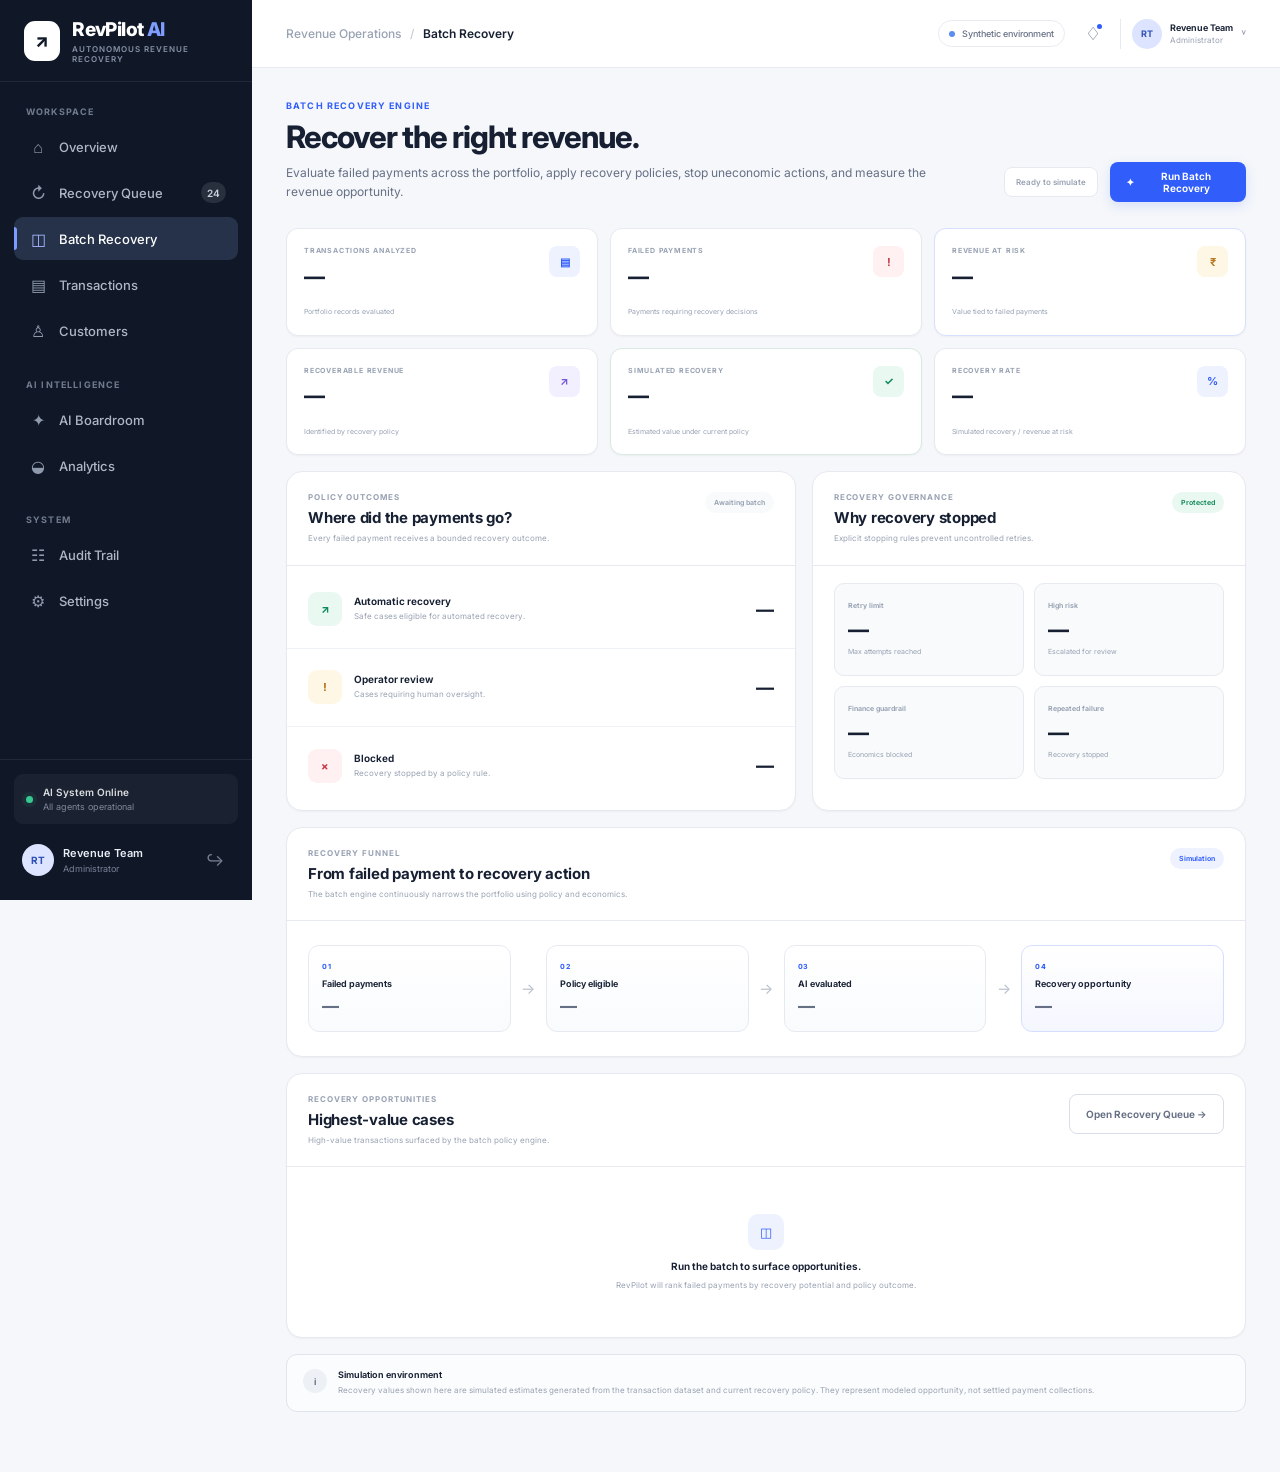
<file: frontend/batch-recovery.html>
<!DOCTYPE html>
<html lang="en">

<head>

    <meta charset="UTF-8">

    <meta
        name="viewport"
        content="width=device-width, initial-scale=1.0"
    >

    <title>Batch Recovery | RevPilot AI</title>


    <!-- ================= FONT ================= -->

    <link
        rel="preconnect"
        href="https://fonts.googleapis.com"
    >

    <link
        rel="preconnect"
        href="https://fonts.gstatic.com"
        crossorigin
    >

    <link
        href="https://fonts.googleapis.com/css2?family=Inter:wght@400;500;600;700;800&display=swap"
        rel="stylesheet"
    >


    <!-- ================= CSS ================= -->

    <link
        rel="stylesheet"
        href="./batch-recovery.css"
    >

</head>


<body>


    <!-- =====================================================
         APP SHELL
         ===================================================== -->

    <div class="app-shell">


        <!-- =================================================
             SIDEBAR
             ================================================= -->

        <aside class="sidebar">


            <!-- BRAND -->

            <div class="brand">

                <div class="brand-mark">
                    ↗
                </div>


                <div class="brand-info">

                    <div class="brand-name">
                        RevPilot <span>AI</span>
                    </div>


                    <div class="brand-caption">
                        AUTONOMOUS REVENUE RECOVERY
                    </div>

                </div>

            </div>


            <!-- NAVIGATION -->

            <nav class="sidebar-nav">


                <!-- WORKSPACE -->

                <div class="nav-section">

                    <div class="nav-section-title">
                        WORKSPACE
                    </div>


                    <a
                        href="dashboard.html"
                        class="nav-item"
                        data-page="overview"
                    >

                        <span class="nav-icon">
                            ⌂
                        </span>

                        <span>
                            Overview
                        </span>

                    </a>


                    <a
                        href="recovery.html"
                        class="nav-item"
                        data-page="recovery"
                    >

                        <span class="nav-icon">
                            ↻
                        </span>

                        <span>
                            Recovery Queue
                        </span>

                        <span class="nav-badge">
                            24
                        </span>

                    </a>


                    <a
                        href="batch-recovery.html"
                        class="nav-item active"
                        data-page="batch-recovery"
                    >

                        <span class="nav-icon">
                            ◫
                        </span>

                        <span>
                            Batch Recovery
                        </span>

                    </a>


                    <a
                        href="transactions.html"
                        class="nav-item"
                        data-page="transactions"
                    >

                        <span class="nav-icon">
                            ▤
                        </span>

                        <span>
                            Transactions
                        </span>

                    </a>


                    <a
                        href="customers.html"
                        class="nav-item"
                        data-page="customers"
                    >

                        <span class="nav-icon">
                            ♙
                        </span>

                        <span>
                            Customers
                        </span>

                    </a>

                </div>


                <!-- AI INTELLIGENCE -->

                <div class="nav-section">

                    <div class="nav-section-title">
                        AI INTELLIGENCE
                    </div>


                    <a
                        href="boardroom.html"
                        class="nav-item"
                        data-page="boardroom"
                    >

                        <span class="nav-icon">
                            ✦
                        </span>

                        <span>
                            AI Boardroom
                        </span>

                    </a>


                    <a
                        href="analytics.html"
                        class="nav-item"
                        data-page="analytics"
                    >

                        <span class="nav-icon">
                            ◒
                        </span>

                        <span>
                            Analytics
                        </span>

                    </a>

                </div>


                <!-- SYSTEM -->

                <div class="nav-section">

                    <div class="nav-section-title">
                        SYSTEM
                    </div>


                    <a
                        href="audit.html"
                        class="nav-item"
                        data-page="audit"
                    >

                        <span class="nav-icon">
                            ☷
                        </span>

                        <span>
                            Audit Trail
                        </span>

                    </a>


                    <a
                        href="settings.html"
                        class="nav-item"
                        data-page="settings"
                    >

                        <span class="nav-icon">
                            ⚙
                        </span>

                        <span>
                            Settings
                        </span>

                    </a>

                </div>

            </nav>


            <!-- SIDEBAR FOOTER -->

            <div class="sidebar-bottom">


                <div class="system-status">

                    <span class="status-dot"></span>


                    <div>

                        <strong>
                            AI System Online
                        </strong>

                        <span>
                            All agents operational
                        </span>

                    </div>

                </div>


                <div class="sidebar-user">


                    <div class="user-avatar">
                        RT
                    </div>


                    <div class="user-info">

                        <strong>
                            Revenue Team
                        </strong>

                        <span>
                            Administrator
                        </span>

                    </div>


                    <button
                        id="logoutBtn"
                        class="logout-btn"
                        type="button"
                        title="Sign out"
                    >
                        ↪
                    </button>


                </div>

            </div>

        </aside>



        <!-- =================================================
             MAIN CONTENT
             ================================================= -->

        <main class="main-content">


            <!-- =================================================
                 TOPBAR
                 ================================================= -->

            <header class="topbar">


                <div class="breadcrumb">

                    <span>
                        Revenue Operations
                    </span>


                    <span class="breadcrumb-separator">
                        /
                    </span>


                    <strong>
                        Batch Recovery
                    </strong>

                </div>


                <div class="topbar-right">


                    <div class="environment-badge">

                        <span class="environment-dot"></span>

                        Synthetic environment

                    </div>


                    <button
                        id="notificationBtn"
                        class="topbar-icon-btn"
                        type="button"
                        title="Notifications"
                    >

                        ♢

                        <span class="notification-dot"></span>

                    </button>


                    <div class="topbar-user">


                        <div class="topbar-avatar">
                            RT
                        </div>


                        <div class="topbar-user-info">

                            <strong>
                                Revenue Team
                            </strong>

                            <span>
                                Administrator
                            </span>

                        </div>


                        <span class="topbar-chevron">
                            ˅
                        </span>

                    </div>

                </div>

            </header>



            <!-- =================================================
                 PAGE CONTENT
                 ================================================= -->

            <section class="page-content">


                <!-- =================================================
                     HERO
                     ================================================= -->

                <div class="page-header">


                    <div class="page-header-copy">


                        <div class="eyebrow">
                            BATCH RECOVERY ENGINE
                        </div>


                        <h1>
                            Recover the right revenue.
                        </h1>


                        <p>
                            Evaluate failed payments across the portfolio,
                            apply recovery policies, stop uneconomic actions,
                            and measure the revenue opportunity.
                        </p>


                    </div>


                    <div class="page-actions">


                        <div
                            class="simulation-label"
                            id="simulationLabel"
                        >
                            Ready to simulate
                        </div>


                        <button
                            id="runBatchBtn"
                            class="primary-btn"
                            type="button"
                        >

                            <span>
                                ✦
                            </span>

                            Run Batch Recovery

                        </button>

                    </div>


                </div>



                <!-- =================================================
                     CORE METRICS
                     ================================================= -->

                <section class="metrics-grid">


                    <!-- Transactions -->

                    <article class="metric-card">


                        <div class="metric-top">


                            <div>

                                <span class="metric-label">
                                    TRANSACTIONS ANALYZED
                                </span>

                                <strong
                                    id="totalTransactions"
                                    class="metric-value"
                                >
                                    —
                                </strong>

                            </div>


                            <div class="metric-icon blue">
                                ▤
                            </div>

                        </div>


                        <span class="metric-meta">
                            Portfolio records evaluated
                        </span>


                    </article>



                    <!-- Failed -->

                    <article class="metric-card">


                        <div class="metric-top">


                            <div>

                                <span class="metric-label">
                                    FAILED PAYMENTS
                                </span>

                                <strong
                                    id="failedPayments"
                                    class="metric-value"
                                >
                                    —
                                </strong>

                            </div>


                            <div class="metric-icon danger">
                                !
                            </div>

                        </div>


                        <span class="metric-meta">
                            Payments requiring recovery decisions
                        </span>


                    </article>



                    <!-- Revenue risk -->

                    <article class="metric-card emphasis">


                        <div class="metric-top">


                            <div>

                                <span class="metric-label">
                                    REVENUE AT RISK
                                </span>

                                <strong
                                    id="revenueAtRisk"
                                    class="metric-value"
                                >
                                    —
                                </strong>

                            </div>


                            <div class="metric-icon warning">
                                ₹
                            </div>

                        </div>


                        <span class="metric-meta">
                            Value tied to failed payments
                        </span>


                    </article>



                    <!-- Recoverable -->

                    <article class="metric-card">


                        <div class="metric-top">


                            <div>

                                <span class="metric-label">
                                    RECOVERABLE REVENUE
                                </span>

                                <strong
                                    id="recoverableRevenue"
                                    class="metric-value"
                                >
                                    —
                                </strong>

                            </div>


                            <div class="metric-icon purple">
                                ↗
                            </div>

                        </div>


                        <span class="metric-meta">
                            Identified by recovery policy
                        </span>


                    </article>



                    <!-- Recovered -->

                    <article class="metric-card success-card">


                        <div class="metric-top">


                            <div>

                                <span class="metric-label">
                                    SIMULATED RECOVERY
                                </span>

                                <strong
                                    id="recoveredRevenue"
                                    class="metric-value"
                                >
                                    —
                                </strong>

                            </div>


                            <div class="metric-icon success">
                                ✓
                            </div>

                        </div>


                        <span class="metric-meta">
                            Estimated value under current policy
                        </span>


                    </article>



                    <!-- Rate -->

                    <article class="metric-card">


                        <div class="metric-top">


                            <div>

                                <span class="metric-label">
                                    RECOVERY RATE
                                </span>

                                <strong
                                    id="recoveryRate"
                                    class="metric-value"
                                >
                                    —
                                </strong>

                            </div>


                            <div class="metric-icon blue">
                                %
                            </div>

                        </div>


                        <span class="metric-meta">
                            Simulated recovery / revenue at risk
                        </span>


                    </article>


                </section>



                <!-- =================================================
                     OUTCOME DISTRIBUTION
                     ================================================= -->

                <section class="two-column-grid">


                    <!-- Outcome -->

                    <article class="panel">


                        <div class="panel-header">


                            <div>

                                <div class="panel-eyebrow">
                                    POLICY OUTCOMES
                                </div>


                                <h2>
                                    Where did the payments go?
                                </h2>


                                <p>
                                    Every failed payment receives a
                                    bounded recovery outcome.
                                </p>

                            </div>


                            <span
                                id="outcomeStatus"
                                class="status-chip"
                            >
                                Awaiting batch
                            </span>

                        </div>


                        <div class="outcome-list">


                            <!-- Automatic -->

                            <div class="outcome-row">


                                <div class="outcome-icon automatic">
                                    ↗
                                </div>


                                <div class="outcome-copy">

                                    <strong>
                                        Automatic recovery
                                    </strong>

                                    <span>
                                        Safe cases eligible for automated recovery.
                                    </span>

                                </div>


                                <strong
                                    id="automaticCount"
                                    class="outcome-count"
                                >
                                    —
                                </strong>


                            </div>



                            <!-- Review -->

                            <div class="outcome-row">


                                <div class="outcome-icon review">
                                    !
                                </div>


                                <div class="outcome-copy">

                                    <strong>
                                        Operator review
                                    </strong>

                                    <span>
                                        Cases requiring human oversight.
                                    </span>

                                </div>


                                <strong
                                    id="reviewCount"
                                    class="outcome-count"
                                >
                                    —
                                </strong>


                            </div>



                            <!-- Blocked -->

                            <div class="outcome-row">


                                <div class="outcome-icon blocked">
                                    ×
                                </div>


                                <div class="outcome-copy">

                                    <strong>
                                        Blocked
                                    </strong>

                                    <span>
                                        Recovery stopped by a policy rule.
                                    </span>

                                </div>


                                <strong
                                    id="blockedCount"
                                    class="outcome-count"
                                >
                                    —
                                </strong>


                            </div>


                        </div>


                    </article>



                    <!-- Stopping rules -->

                    <article class="panel">


                        <div class="panel-header">


                            <div>

                                <div class="panel-eyebrow">
                                    RECOVERY GOVERNANCE
                                </div>


                                <h2>
                                    Why recovery stopped
                                </h2>


                                <p>
                                    Explicit stopping rules prevent
                                    uncontrolled retries.
                                </p>

                            </div>


                            <div class="guardrail-badge">
                                Protected
                            </div>

                        </div>


                        <div class="rule-grid">


                            <div class="rule-card">

                                <span>
                                    Retry limit
                                </span>

                                <strong
                                    id="retryLimitCount"
                                >
                                    —
                                </strong>

                                <small>
                                    Max attempts reached
                                </small>

                            </div>


                            <div class="rule-card">

                                <span>
                                    High risk
                                </span>

                                <strong
                                    id="highRiskCount"
                                >
                                    —
                                </strong>

                                <small>
                                    Escalated for review
                                </small>

                            </div>


                            <div class="rule-card">

                                <span>
                                    Finance guardrail
                                </span>

                                <strong
                                    id="financeGuardrailCount"
                                >
                                    —
                                </strong>

                                <small>
                                    Economics blocked
                                </small>

                            </div>


                            <div class="rule-card">

                                <span>
                                    Repeated failure
                                </span>

                                <strong
                                    id="repeatedFailureCount"
                                >
                                    —
                                </strong>

                                <small>
                                    Recovery stopped
                                </small>

                            </div>


                        </div>


                    </article>


                </section>



                <!-- =================================================
                     RECOVERY FUNNEL
                     ================================================= -->

                <section class="panel funnel-panel">


                    <div class="panel-header">


                        <div>

                            <div class="panel-eyebrow">
                                RECOVERY FUNNEL
                            </div>


                            <h2>
                                From failed payment to recovery action
                            </h2>


                            <p>
                                The batch engine continuously narrows
                                the portfolio using policy and economics.
                            </p>

                        </div>


                        <span
                            class="simulation-badge"
                            id="batchModeBadge"
                        >
                            Simulation
                        </span>

                    </div>


                    <div class="funnel">


                        <div class="funnel-stage">

                            <span class="funnel-stage-number">
                                01
                            </span>

                            <strong>
                                Failed payments
                            </strong>

                            <span
                                id="funnelFailed"
                            >
                                —
                            </span>

                        </div>


                        <div class="funnel-arrow">
                            →
                        </div>


                        <div class="funnel-stage">

                            <span class="funnel-stage-number">
                                02
                            </span>

                            <strong>
                                Policy eligible
                            </strong>

                            <span
                                id="funnelEligible"
                            >
                                —
                            </span>

                        </div>


                        <div class="funnel-arrow">
                            →
                        </div>


                        <div class="funnel-stage">

                            <span class="funnel-stage-number">
                                03
                            </span>

                            <strong>
                                AI evaluated
                            </strong>

                            <span
                                id="funnelEvaluated"
                            >
                                —
                            </span>

                        </div>


                        <div class="funnel-arrow">
                            →
                        </div>


                        <div class="funnel-stage final">

                            <span class="funnel-stage-number">
                                04
                            </span>

                            <strong>
                                Recovery opportunity
                            </strong>

                            <span
                                id="funnelRecovery"
                            >
                                —
                            </span>

                        </div>


                    </div>


                </section>



                <!-- =================================================
                     TOP RECOVERY OPPORTUNITIES
                     ================================================= -->

                <section class="panel opportunities-panel">


                    <div class="panel-header">


                        <div>

                            <div class="panel-eyebrow">
                                RECOVERY OPPORTUNITIES
                            </div>


                            <h2>
                                Highest-value cases
                            </h2>


                            <p>
                                High-value transactions surfaced by the
                                batch policy engine.
                            </p>

                        </div>


                        <button
                            id="viewQueueBtn"
                            class="secondary-btn"
                            type="button"
                        >
                            Open Recovery Queue →
                        </button>

                    </div>


                    <div
                        id="opportunitiesList"
                        class="opportunities-list"
                    >


                        <div class="opportunity-empty">

                            <div class="empty-icon">
                                ◫
                            </div>


                            <strong>
                                Run the batch to surface opportunities.
                            </strong>


                            <span>
                                RevPilot will rank failed payments by
                                recovery potential and policy outcome.
                            </span>

                        </div>


                    </div>


                </section>



                <!-- =================================================
                     DEMO DISCLOSURE
                     ================================================= -->

                <section class="disclosure-banner">


                    <div class="disclosure-icon">
                        i
                    </div>


                    <div>

                        <strong>
                            Simulation environment
                        </strong>


                        <p>
                            Recovery values shown here are simulated
                            estimates generated from the transaction
                            dataset and current recovery policy. They
                            represent modeled opportunity, not settled
                            payment collections.
                        </p>

                    </div>


                </section>


            </section>

        </main>


    </div>


    <!-- =====================================================
         JAVASCRIPT
         ===================================================== -->

    <script src="./batch-recovery.js"></script>


</body>

</html>
</file>
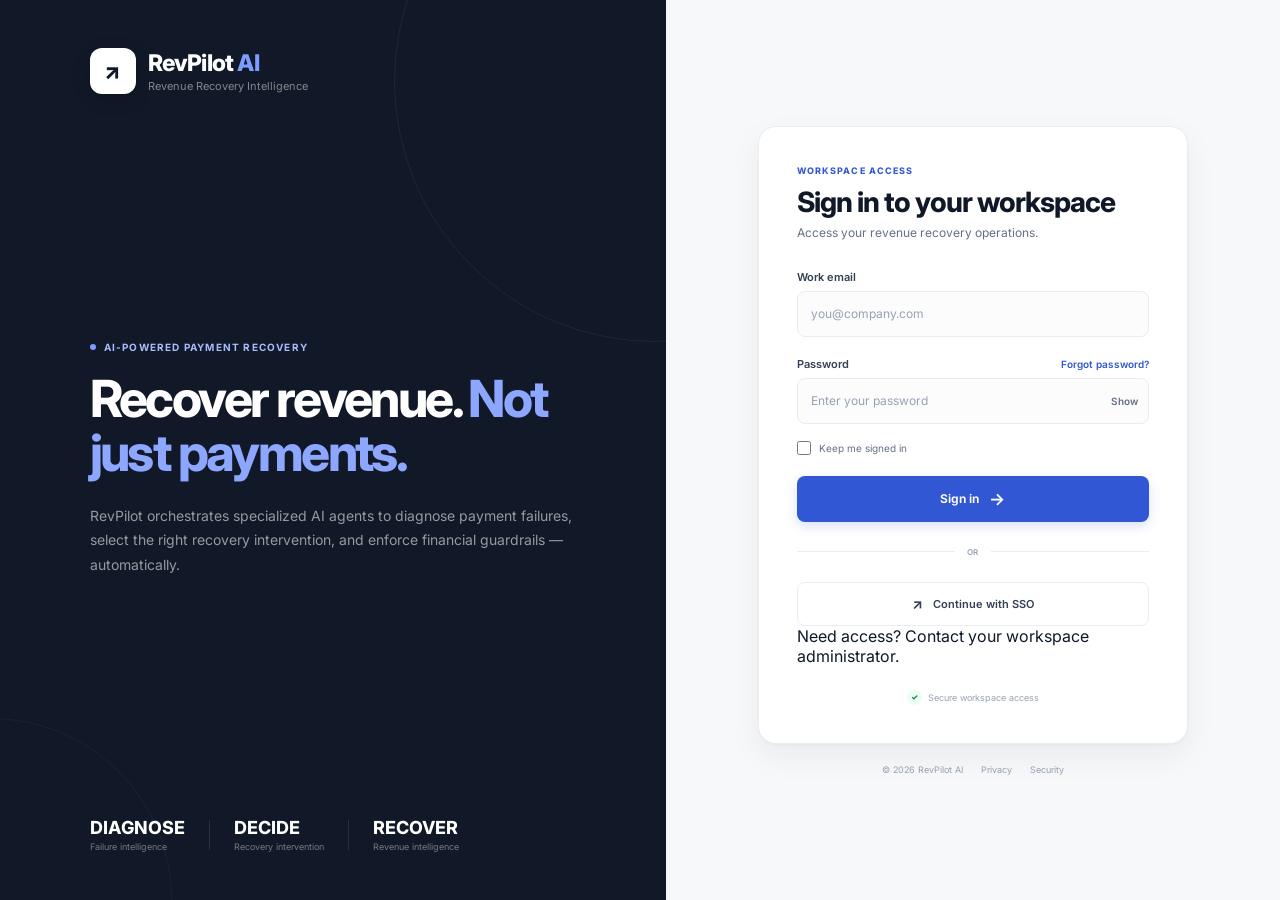
<file: frontend/boardroom.html>
<!DOCTYPE html>
<html lang="en">
<head>
    <meta charset="UTF-8">
    <meta name="viewport" content="width=device-width, initial-scale=1.0">

    <title>AI Boardroom | RevPilot AI</title>

    <link rel="preconnect" href="https://fonts.googleapis.com">
    <link rel="preconnect" href="https://fonts.gstatic.com" crossorigin>

    <link
        href="https://fonts.googleapis.com/css2?family=Inter:wght@400;500;600;700&display=swap"
        rel="stylesheet"
    >

    <link rel="stylesheet" href="boardroom.css">
</head>

<body>

    <!-- =====================================================
         SIDEBAR
         ===================================================== -->

    <aside class="sidebar">

        <div class="brand">

            <div class="brand-mark">
                R
            </div>

            <div class="brand-info">

                <div class="brand-name">
                    RevPilot
                </div>

                <div class="brand-caption">
                    AI REVENUE RECOVERY
                </div>

            </div>

        </div>


        <nav class="sidebar-nav">

            <!-- WORKSPACE -->

            <div class="nav-section">

                <span class="nav-section-title">
                    WORKSPACE
                </span>

                <a href="dashboard.html" class="nav-item">
                    <span class="nav-icon">⌂</span>
                    <span>Overview</span>
                </a>

                <a href="recovery.html" class="nav-item">
                    <span class="nav-icon">↻</span>
                    <span>Recovery Queue</span>
                    <span class="nav-badge">24</span>
                </a>

                <a href="transactions.html" class="nav-item">
                    <span class="nav-icon">▤</span>
                    <span>Transactions</span>
                </a>

                <a href="customers.html" class="nav-item">
                    <span class="nav-icon">♙</span>
                    <span>Customers</span>
                </a>

            </div>


            <!-- AI INTELLIGENCE -->

            <div class="nav-section">

                <span class="nav-section-title">
                    AI INTELLIGENCE
                </span>

                <a href="boardroom.html" class="nav-item active">
                    <span class="nav-icon">✦</span>
                    <span>AI Boardroom</span>
                </a>

                <a href="analytics.html" class="nav-item">
                    <span class="nav-icon">◫</span>
                    <span>Analytics</span>
                </a>

            </div>


            <!-- SYSTEM -->

            <div class="nav-section">

                <span class="nav-section-title">
                    SYSTEM
                </span>

                <a href="audit.html" class="nav-item">
                    <span class="nav-icon">☷</span>
                    <span>Audit Trail</span>
                </a>

                <a href="settings.html" class="nav-item">
                    <span class="nav-icon">⚙</span>
                    <span>Settings</span>
                </a>

            </div>

        </nav>


        <!-- SIDEBAR BOTTOM -->

        <div class="sidebar-bottom">

            <div class="system-status">

                <span class="status-dot"></span>

                <div>

                    <strong>
                        AI System Online
                    </strong>

                    <span>
                        All agents operational
                    </span>

                </div>

            </div>


            <div class="sidebar-user">

                <div class="user-avatar">
                    RT
                </div>

                <div class="user-info">

                    <strong>
                        Revenue Team
                    </strong>

                    <span>
                        Operations
                    </span>

                </div>

                <button
                    id="logoutBtn"
                    class="logout-btn"
                    title="Log out"
                >
                    ↪
                </button>

            </div>

        </div>

    </aside>


    <!-- =====================================================
         MAIN CONTENT
         ===================================================== -->

    <main class="main-content">


        <!-- TOPBAR -->

        <header class="topbar">

            <div class="topbar-left">

                <div class="breadcrumb">

                    AI Intelligence

                    <span>/</span>

                    <strong>
                        AI Boardroom
                    </strong>

                </div>

            </div>


            <div class="topbar-right">

                <div class="simulation-badge">

                    <span class="simulation-dot"></span>

                    Synthetic environment

                </div>


                <button
                    class="topbar-icon-btn"
                    id="searchBtn"
                    title="Search"
                >
                    ⌕
                </button>


                <button
                    class="topbar-icon-btn"
                    id="notificationBtn"
                    title="Notifications"
                >
                    ♢

                    <span class="notification-dot"></span>

                </button>


                <div class="topbar-user">

                    <div class="topbar-avatar">
                        RT
                    </div>

                    <span>
                        Revenue Team
                    </span>

                    <span class="chevron">
                        ⌄
                    </span>

                </div>

            </div>

        </header>


        <!-- =================================================
             PAGE CONTENT
             ================================================= -->

        <section class="page-content">


            <!-- PAGE HEADER -->

            <div class="page-header">

                <div class="page-header-text">

                    <div class="eyebrow">
                        MULTI-AGENT DECISION ENGINE
                    </div>

                    <h1>
                        AI Boardroom
                    </h1>

                    <p>
                        Watch specialized AI agents evaluate a failed payment,
                        challenge the recovery strategy, and reach a financially
                        responsible decision.
                    </p>

                </div>


                <div class="page-header-actions">

                    <button
                        class="secondary-btn"
                        id="backToQueueBtn"
                    >
                        ← Recovery Queue
                    </button>

                    <button
                        class="primary-btn"
                        id="runBoardroomBtn"
                    >
                        <span>✦</span>
                        Run Boardroom
                    </button>

                </div>

            </div>


            <!-- =================================================
                 TRANSACTION CONTEXT
                 ================================================= -->

            <div class="transaction-context">

                <div class="context-left">

                    <div class="context-label">
                        ANALYZING TRANSACTION
                    </div>

                    <div class="transaction-id" id="transactionId">
                        TXN-00001
                    </div>

                    <span class="context-status">
                        Failed payment
                    </span>

                </div>


                <div class="context-divider"></div>


                <div class="context-item">

                    <span class="context-item-label">
                        AMOUNT
                    </span>

                    <strong id="transactionAmount">
                        ₹2,499
                    </strong>

                </div>


                <div class="context-item">

                    <span class="context-item-label">
                        FAILURE
                    </span>

                    <strong id="transactionFailure">
                        Payment declined
                    </strong>

                </div>


                <div class="context-item">

                    <span class="context-item-label">
                        CUSTOMER
                    </span>

                    <strong id="transactionCustomer">
                        Returning
                    </strong>

                </div>


                <div class="context-item">

                    <span class="context-item-label">
                        RETRIES
                    </span>

                    <strong id="transactionRetries">
                        2
                    </strong>

                </div>

            </div>


            <!-- =================================================
                 BOARDROOM STATUS
                 ================================================= -->

            <div class="boardroom-status">

                <div class="status-main">

                    <div
                        class="boardroom-pulse"
                        id="boardroomPulse"
                    ></div>

                    <div>

                        <strong id="boardroomStatus">
                            Boardroom ready
                        </strong>

                        <span id="boardroomSubstatus">
                            Five specialized agents are standing by
                        </span>

                    </div>

                </div>


                <div class="run-progress">

                    <div class="progress-label">

                        <span>
                            Decision progress
                        </span>

                        <strong id="progressPercent">
                            0%
                        </strong>

                    </div>

                    <div class="progress-track">

                        <div
                            class="progress-bar"
                            id="progressBar"
                        ></div>

                    </div>

                </div>

            </div>


            <!-- =================================================
                 AGENT BOARDROOM
                 ================================================= -->

            <div class="boardroom-grid">


                <!-- =============================================
                     RISK AGENT
                     ============================================= -->

                <article
                    class="agent-card"
                    data-agent="risk"
                >

                    <div class="agent-header">

                        <div class="agent-identity">

                            <div class="agent-icon risk">
                                R
                            </div>

                            <div>

                                <div class="agent-name">
                                    Risk Agent
                                </div>

                                <div class="agent-role">
                                    PAYMENT RISK
                                </div>

                            </div>

                        </div>


                        <span class="agent-status waiting">
                            Waiting
                        </span>

                    </div>


                    <div class="agent-divider"></div>


                    <div class="agent-output">

                        <div class="agent-output-label">
                            RECOMMENDATION
                        </div>

                        <strong
                            class="agent-recommendation"
                            id="riskRecommendation"
                        >
                            —
                        </strong>

                    </div>


                    <div class="confidence-row">

                        <span>
                            Confidence
                        </span>

                        <strong id="riskConfidence">
                            —
                        </strong>

                    </div>


                    <div class="confidence-track">

                        <div
                            class="confidence-bar"
                            id="riskConfidenceBar"
                        ></div>

                    </div>


                    <div class="agent-reasoning">

                        <span>
                            REASONING
                        </span>

                        <p id="riskReasoning">
                            Awaiting transaction analysis.
                        </p>

                    </div>

                </article>


                <!-- =============================================
                     TIMING AGENT
                     ============================================= -->

                <article
                    class="agent-card"
                    data-agent="timing"
                >

                    <div class="agent-header">

                        <div class="agent-identity">

                            <div class="agent-icon timing">
                                T
                            </div>

                            <div>

                                <div class="agent-name">
                                    Timing Agent
                                </div>

                                <div class="agent-role">
                                    RETRY TIMING
                                </div>

                            </div>

                        </div>


                        <span class="agent-status waiting">
                            Waiting
                        </span>

                    </div>


                    <div class="agent-divider"></div>


                    <div class="agent-output">

                        <div class="agent-output-label">
                            RECOMMENDATION
                        </div>

                        <strong
                            class="agent-recommendation"
                            id="timingRecommendation"
                        >
                            —
                        </strong>

                    </div>


                    <div class="confidence-row">

                        <span>
                            Confidence
                        </span>

                        <strong id="timingConfidence">
                            —
                        </strong>

                    </div>


                    <div class="confidence-track">

                        <div
                            class="confidence-bar"
                            id="timingConfidenceBar"
                        ></div>

                    </div>


                    <div class="agent-reasoning">

                        <span>
                            REASONING
                        </span>

                        <p id="timingReasoning">
                            Awaiting transaction analysis.
                        </p>

                    </div>

                </article>


                <!-- =============================================
                     CUSTOMER AGENT
                     ============================================= -->

                <article
                    class="agent-card"
                    data-agent="customer"
                >

                    <div class="agent-header">

                        <div class="agent-identity">

                            <div class="agent-icon customer">
                                C
                            </div>

                            <div>

                                <div class="agent-name">
                                    Customer Agent
                                </div>

                                <div class="agent-role">
                                    CUSTOMER BEHAVIOR
                                </div>

                            </div>

                        </div>


                        <span class="agent-status waiting">
                            Waiting
                        </span>

                    </div>


                    <div class="agent-divider"></div>


                    <div class="agent-output">

                        <div class="agent-output-label">
                            RECOMMENDATION
                        </div>

                        <strong
                            class="agent-recommendation"
                            id="customerRecommendation"
                        >
                            —
                        </strong>

                    </div>


                    <div class="confidence-row">

                        <span>
                            Confidence
                        </span>

                        <strong id="customerConfidence">
                            —
                        </strong>

                    </div>


                    <div class="confidence-track">

                        <div
                            class="confidence-bar"
                            id="customerConfidenceBar"
                        ></div>

                    </div>


                    <div class="agent-reasoning">

                        <span>
                            REASONING
                        </span>

                        <p id="customerReasoning">
                            Awaiting transaction analysis.
                        </p>

                    </div>

                </article>


                <!-- =============================================
                     OFFER AGENT
                     ============================================= -->

                <article
                    class="agent-card"
                    data-agent="offer"
                >

                    <div class="agent-header">

                        <div class="agent-identity">

                            <div class="agent-icon offer">
                                O
                            </div>

                            <div>

                                <div class="agent-name">
                                    Offer Agent
                                </div>

                                <div class="agent-role">
                                    RECOVERY INCENTIVE
                                </div>

                            </div>

                        </div>


                        <span class="agent-status waiting">
                            Waiting
                        </span>

                    </div>


                    <div class="agent-divider"></div>


                    <div class="agent-output">

                        <div class="agent-output-label">
                            RECOMMENDATION
                        </div>

                        <strong
                            class="agent-recommendation"
                            id="offerRecommendation"
                        >
                            —
                        </strong>

                    </div>


                    <div class="confidence-row">

                        <span>
                            Confidence
                        </span>

                        <strong id="offerConfidence">
                            —
                        </strong>

                    </div>


                    <div class="confidence-track">

                        <div
                            class="confidence-bar"
                            id="offerConfidenceBar"
                        ></div>

                    </div>


                    <div class="agent-reasoning">

                        <span>
                            REASONING
                        </span>

                        <p id="offerReasoning">
                            Awaiting transaction analysis.
                        </p>

                    </div>

                </article>


                <!-- =============================================
                     FINANCE GUARDRAIL
                     ============================================= -->

                <article
                    class="agent-card guardrail-card"
                    data-agent="finance"
                >

                    <div class="agent-header">

                        <div class="agent-identity">

                            <div class="agent-icon finance">
                                F
                            </div>

                            <div>

                                <div class="agent-name">
                                    Finance Guardrail
                                </div>

                                <div class="agent-role">
                                    FINANCIAL CONTROL
                                </div>

                            </div>

                        </div>


                        <span class="agent-status waiting">
                            Waiting
                        </span>

                    </div>


                    <div class="agent-divider"></div>


                    <div class="agent-output">

                        <div class="agent-output-label">
                            DECISION
                        </div>

                        <strong
                            class="agent-recommendation"
                            id="financeRecommendation"
                        >
                            —
                        </strong>

                    </div>


                    <div class="confidence-row">

                        <span>
                            Confidence
                        </span>

                        <strong id="financeConfidence">
                            —
                        </strong>

                    </div>


                    <div class="confidence-track">

                        <div
                            class="confidence-bar"
                            id="financeConfidenceBar"
                        ></div>

                    </div>


                    <div class="agent-reasoning">

                        <span>
                            GUARDRAIL ANALYSIS
                        </span>

                        <p id="financeReasoning">
                            Awaiting financial validation.
                        </p>

                    </div>

                </article>

            </div>


            <!-- =================================================
                 DECISION ENGINE
                 ================================================= -->

            <section class="decision-panel">

                <div class="decision-header">

                    <div>

                        <div class="eyebrow">
                            ORCHESTRATOR
                        </div>

                        <h2>
                            Final Recovery Decision
                        </h2>

                        <p>
                            The orchestrator synthesizes every agent's
                            recommendation before executing a recovery strategy.
                        </p>

                    </div>


                    <div
                        class="decision-status pending"
                        id="decisionStatus"
                    >
                        Decision pending
                    </div>

                </div>


                <div class="decision-body">


                    <!-- FINAL ACTION -->

                    <div class="decision-action">

                        <span class="decision-label">
                            FINAL ACTION
                        </span>

                        <div
                            class="final-action"
                            id="finalAction"
                        >
                            Awaiting boardroom
                        </div>

                        <p
                            class="decision-reason"
                            id="decisionReason"
                        >
                            Run the boardroom to generate a coordinated
                            recovery decision.
                        </p>

                    </div>


                    <!-- DECISION METRICS -->

                    <div class="decision-metrics">

                        <div class="decision-metric">

                            <span>
                                Retry delay
                            </span>

                            <strong id="retryDelay">
                                —
                            </strong>

                        </div>


                        <div class="decision-metric">

                            <span>
                                Discount
                            </span>

                            <strong id="discountPercent">
                                0%
                            </strong>

                        </div>


                        <div class="decision-metric">

                            <span>
                                Expected recovery
                            </span>

                            <strong id="expectedRecovery">
                                ₹0
                            </strong>

                        </div>


                        <div class="decision-metric">

                            <span>
                                Confidence
                            </span>

                            <strong id="finalConfidence">
                                —
                            </strong>

                        </div>

                    </div>

                </div>


                <!-- CUSTOMER MESSAGE -->

                <div class="customer-message">

                    <div class="message-header">

                        <span class="message-label">
                            CUSTOMER COMMUNICATION
                        </span>

                        <span
                            class="message-status"
                            id="messageStatus"
                        >
                            Not generated
                        </span>

                    </div>


                    <div
                        class="message-content"
                        id="customerMessage"
                    >
                        The AI-generated customer communication will
                        appear here after the boardroom reaches a decision.
                    </div>

                </div>


                <!-- GUARDRAIL -->

                <div class="guardrail-result">

                    <div class="guardrail-result-icon">
                        ✓
                    </div>

                    <div>

                        <strong>
                            Finance Guardrail
                        </strong>

                        <span id="guardrailStatus">
                            Waiting for validation
                        </span>

                    </div>

                </div>

            </section>


            <!-- =================================================
                 DECISION TRAIL
                 ================================================= -->

            <section class="decision-trail">

                <div class="trail-header">

                    <div>

                        <div class="eyebrow">
                            EXPLAINABILITY
                        </div>

                        <h2>
                            Decision Trail
                        </h2>

                    </div>

                    <span class="trail-note">
                        Every recommendation is traceable
                    </span>

                </div>


                <div class="timeline" id="decisionTimeline">

                    <div class="timeline-item">

                        <div class="timeline-marker">
                            1
                        </div>

                        <div class="timeline-content">

                            <strong>
                                Transaction received
                            </strong>

                            <span>
                                Failed payment entered the recovery engine.
                            </span>

                        </div>

                    </div>


                    <div class="timeline-item">

                        <div class="timeline-marker">
                            2
                        </div>

                        <div class="timeline-content">

                            <strong>
                                Agents analyze independently
                            </strong>

                            <span>
                                Risk, timing, customer and offer strategies
                                are evaluated in parallel.
                            </span>

                        </div>

                    </div>


                    <div class="timeline-item">

                        <div class="timeline-marker">
                            3
                        </div>

                        <div class="timeline-content">

                            <strong>
                                Financial validation
                            </strong>

                            <span>
                                Finance Guardrail checks recovery economics
                                and discount limits.
                            </span>

                        </div>

                    </div>


                    <div class="timeline-item">

                        <div class="timeline-marker">
                            4
                        </div>

                        <div class="timeline-content">

                            <strong>
                                Orchestrator decides
                            </strong>

                            <span>
                                Final action is selected using the combined
                                agent recommendations.
                            </span>

                        </div>

                    </div>


                    <div class="timeline-item">

                        <div class="timeline-marker">
                            5
                        </div>

                        <div class="timeline-content">

                            <strong>
                                Recovery action prepared
                            </strong>

                            <span>
                                Approved intervention is prepared for execution.
                            </span>

                        </div>

                    </div>

                </div>

            </section>


        </section>

    </main>


    <!-- =====================================================
         JAVASCRIPT
         ===================================================== -->

    <script src="boardroom.js"></script>

</body>
</html>
</file>
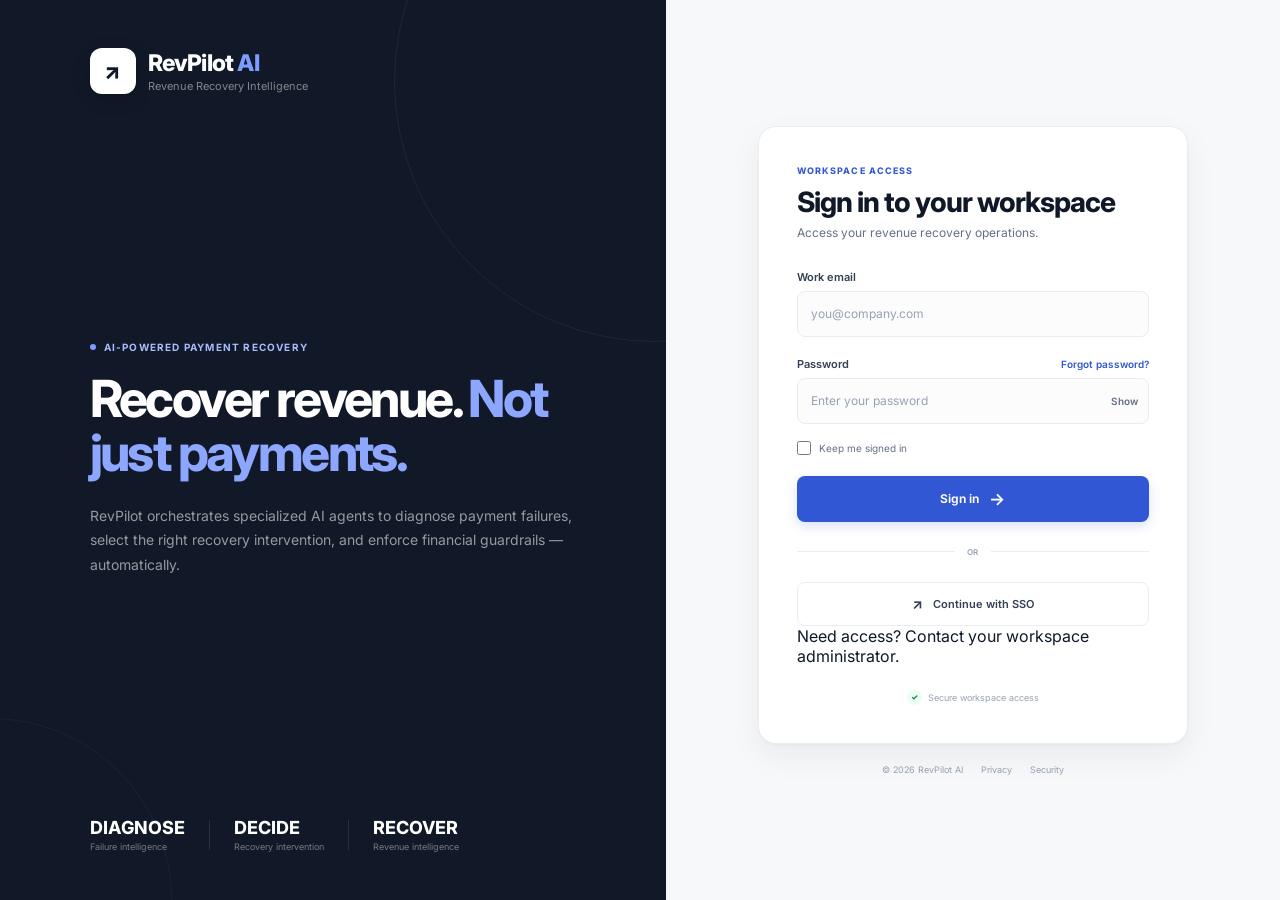
<file: frontend/customer.html>
<!DOCTYPE html>
<html lang="en">
<head>
    <meta charset="UTF-8">

    <meta
        name="viewport"
        content="width=device-width, initial-scale=1.0"
    >

    <title>Customers | RevPilot</title>

    <link
        rel="preconnect"
        href="https://fonts.googleapis.com"
    >

    <link
        rel="preconnect"
        href="https://fonts.gstatic.com"
        crossorigin
    >

    <link
        href="https://fonts.googleapis.com/css2?family=Inter:wght@400;500;600;700&display=swap"
        rel="stylesheet"
    >

    <link
        rel="stylesheet"
        href="customers.css"
    >
</head>

<body>

    <!-- =====================================================
         APP SHELL
         ===================================================== -->

    <div class="app-shell">


        <!-- =================================================
             SIDEBAR
             ================================================= -->

        <aside class="sidebar">

            <!-- Brand -->

            <div class="brand">

                <div class="brand-mark">
                    R
                </div>

                <div class="brand-info">
                    <div class="brand-name">
                        RevPilot
                    </div>

                    <div class="brand-caption">
                        AI REVENUE RECOVERY
                    </div>
                </div>

            </div>


            <!-- Navigation -->

            <nav class="sidebar-nav">

                <!-- Main -->

                <div class="nav-section">

                    <div class="nav-section-title">
                        MAIN
                    </div>

                    <button
                        class="nav-item"
                        data-page="overview"
                    >
                        <span class="nav-icon">⌂</span>
                        <span>Overview</span>
                    </button>

                    <button
                        class="nav-item"
                        data-page="recovery"
                    >
                        <span class="nav-icon">↗</span>
                        <span>Recovery Queue</span>

                        <span class="nav-badge">
                            24
                        </span>
                    </button>

                    <button
                        class="nav-item"
                        data-page="boardroom"
                    >
                        <span class="nav-icon">✦</span>
                        <span>AI Boardroom</span>
                    </button>

                    <button
                        class="nav-item"
                        data-page="transactions"
                    >
                        <span class="nav-icon">▤</span>
                        <span>Transactions</span>
                    </button>

                    <button
                        class="nav-item active"
                        data-page="customers"
                    >
                        <span class="nav-icon">♙</span>
                        <span>Customers</span>
                    </button>

                </div>


                <!-- Intelligence -->

                <div class="nav-section">

                    <div class="nav-section-title">
                        INTELLIGENCE
                    </div>

                    <button
                        class="nav-item"
                        data-page="analytics"
                    >
                        <span class="nav-icon">◒</span>
                        <span>Analytics</span>
                    </button>

                    <button
                        class="nav-item"
                        data-page="audit"
                    >
                        <span class="nav-icon">☷</span>
                        <span>Audit Trail</span>
                    </button>

                </div>


                <!-- Workspace -->

                <div class="nav-section">

                    <div class="nav-section-title">
                        WORKSPACE
                    </div>

                    <button
                        class="nav-item"
                        data-page="settings"
                    >
                        <span class="nav-icon">⚙</span>
                        <span>Settings</span>
                    </button>

                </div>

            </nav>


            <!-- Sidebar Bottom -->

            <div class="sidebar-bottom">

                <div class="system-status">

                    <span class="status-dot"></span>

                    <div>
                        <strong>AI System Online</strong>
                        <span>All agents operational</span>
                    </div>

                </div>


                <div class="sidebar-user">

                    <div class="user-avatar">
                        BB
                    </div>

                    <div class="user-info">
                        <strong>Revenue Team</strong>
                        <span>Administrator</span>
                    </div>

                    <button
                        class="logout-btn"
                        title="Logout"
                    >
                        ↪
                    </button>

                </div>

            </div>

        </aside>


        <!-- =================================================
             MAIN CONTENT
             ================================================= -->

        <main class="main-content">


            <!-- =================================================
                 TOPBAR
                 ================================================= -->

            <header class="topbar">

                <div class="topbar-left">

                    <div class="breadcrumb">
                        Workspace
                        <span>/</span>
                        Customers
                    </div>

                </div>


                <div class="topbar-right">

                    <div class="simulation-badge">
                        <span class="simulation-dot"></span>
                        Simulation Mode
                    </div>

                    <button
                        class="topbar-icon-btn"
                        aria-label="Notifications"
                    >
                        ♢
                        <span class="notification-dot"></span>
                    </button>

                    <div class="topbar-user">

                        <div class="topbar-avatar">
                            BB
                        </div>

                        <span>Revenue Team</span>

                        <span class="chevron">
                            ▾
                        </span>

                    </div>

                </div>

            </header>


            <!-- =================================================
                 PAGE CONTENT
                 ================================================= -->

            <section class="page-content">


                <!-- Page Header -->

                <div class="page-header">

                    <div class="page-header-text">

                        <div class="eyebrow">
                            CUSTOMER INTELLIGENCE
                        </div>

                        <h1>
                            Customers
                        </h1>

                        <p>
                            Understand customer payment behavior and
                            recovery opportunities across your revenue base.
                        </p>

                    </div>


                    <div class="page-header-actions">

                        <button
                            class="secondary-btn"
                            data-action="export"
                        >
                            <span>↓</span>
                            Export
                        </button>

                        <button
                            class="primary-btn"
                            data-action="refresh"
                        >
                            <span>↻</span>
                            Refresh Data
                        </button>

                    </div>

                </div>


                <!-- =================================================
                     CUSTOMER METRICS
                     ================================================= -->

                <div class="metric-grid">

                    <div class="metric-card">

                        <div class="metric-card-top">

                            <span class="metric-label">
                                Total Customers
                            </span>

                            <div class="metric-icon">
                                ♙
                            </div>

                        </div>

                        <div class="metric-value">
                            8,492
                        </div>

                        <div class="metric-meta">
                            <span class="metric-positive">
                                +8.4%
                            </span>
                            <span>
                                vs last month
                            </span>
                        </div>

                    </div>


                    <div class="metric-card">

                        <div class="metric-card-top">

                            <span class="metric-label">
                                At-Risk Customers
                            </span>

                            <div class="metric-icon danger">
                                !
                            </div>

                        </div>

                        <div class="metric-value">
                            684
                        </div>

                        <div class="metric-meta">
                            <span class="metric-warning">
                                8.1%
                            </span>
                            <span>
                                of customer base
                            </span>
                        </div>

                    </div>


                    <div class="metric-card">

                        <div class="metric-card-top">

                            <span class="metric-label">
                                Recovery Rate
                            </span>

                            <div class="metric-icon success">
                                ✓
                            </div>

                        </div>

                        <div class="metric-value">
                            73.2%
                        </div>

                        <div class="metric-meta">
                            <span class="metric-positive">
                                +5.7%
                            </span>
                            <span>
                                improvement
                            </span>
                        </div>

                    </div>


                    <div class="metric-card">

                        <div class="metric-card-top">

                            <span class="metric-label">
                                Avg. Customer Value
                            </span>

                            <div class="metric-icon">
                                ₹
                            </div>

                        </div>

                        <div class="metric-value">
                            ₹18,640
                        </div>

                        <div class="metric-meta">
                            <span class="metric-positive">
                                +3.2%
                            </span>
                            <span>
                                recovered value
                            </span>
                        </div>

                    </div>

                </div>


                <!-- =================================================
                     CUSTOMER TOOLBAR
                     ================================================= -->

                <div class="customer-toolbar">

                    <div class="search-box">

                        <span class="search-icon">
                            ⌕
                        </span>

                        <input
                            type="text"
                            id="customerSearch"
                            placeholder="Search customers..."
                            autocomplete="off"
                        >

                    </div>


                    <div class="filter-group">

                        <select id="riskFilter">

                            <option value="all">
                                All Risk Levels
                            </option>

                            <option value="low">
                                Low Risk
                            </option>

                            <option value="medium">
                                Medium Risk
                            </option>

                            <option value="high">
                                High Risk
                            </option>

                        </select>


                        <select id="segmentFilter">

                            <option value="all">
                                All Segments
                            </option>

                            <option value="high-value">
                                High Value
                            </option>

                            <option value="returning">
                                Returning
                            </option>

                            <option value="new">
                                New Customers
                            </option>

                        </select>

                    </div>

                </div>


                <!-- =================================================
                     CUSTOMER TABLE
                     ================================================= -->

                <div class="customer-table-card">

                    <div class="table-header">

                        <div>

                            <h2>
                                Customer Portfolio
                            </h2>

                            <p>
                                Customer-level recovery intelligence
                            </p>

                        </div>

                        <div class="table-header-meta">

                            <span class="live-indicator">
                                <span></span>
                                Live
                            </span>

                            5 customers

                        </div>

                    </div>


                    <div class="table-wrapper">

                        <table class="customer-table">

                            <thead>

                                <tr>

                                    <th>
                                        CUSTOMER
                                    </th>

                                    <th>
                                        CUSTOMER VALUE
                                    </th>

                                    <th>
                                        FAILED PAYMENTS
                                    </th>

                                    <th>
                                        RECOVERY RATE
                                    </th>

                                    <th>
                                        RISK
                                    </th>

                                    <th>
                                        LAST ACTIVITY
                                    </th>

                                    <th>
                                        ACTION
                                    </th>

                                </tr>

                            </thead>


                            <tbody>


                                <!-- Customer 1 -->

                                <tr
                                    class="customer-row"
                                    data-customer="Aarav Sharma"
                                    data-risk="high"
                                    data-segment="high-value"
                                >

                                    <td>

                                        <div class="customer-cell">

                                            <div class="customer-avatar">
                                                AS
                                            </div>

                                            <div>
                                                <strong>
                                                    Aarav Sharma
                                                </strong>

                                                <span>
                                                    aarav.sharma@example.com
                                                </span>
                                            </div>

                                        </div>

                                    </td>


                                    <td>
                                        <strong>
                                            ₹48,500
                                        </strong>

                                        <span class="sub-value">
                                            Lifetime value
                                        </span>
                                    </td>


                                    <td>
                                        <strong>
                                            4
                                        </strong>

                                        <span class="sub-value">
                                            Last 30 days
                                        </span>
                                    </td>


                                    <td>

                                        <div class="recovery-rate">

                                            <strong>
                                                52%
                                            </strong>

                                            <div class="progress-bar">
                                                <span style="width:52%"></span>
                                            </div>

                                        </div>

                                    </td>


                                    <td>

                                        <span class="risk-pill high">
                                            High
                                        </span>

                                    </td>


                                    <td>

                                        <div class="activity-cell">
                                            <strong>
                                                Today
                                            </strong>

                                            <span>
                                                12:42 PM
                                            </span>
                                        </div>

                                    </td>


                                    <td>

                                        <button
                                            class="view-btn"
                                            data-customer="Aarav Sharma"
                                        >
                                            View
                                            <span>→</span>
                                        </button>

                                    </td>

                                </tr>


                                <!-- Customer 2 -->

                                <tr
                                    class="customer-row"
                                    data-customer="Priya Mehta"
                                    data-risk="medium"
                                    data-segment="returning"
                                >

                                    <td>

                                        <div class="customer-cell">

                                            <div class="customer-avatar">
                                                PM
                                            </div>

                                            <div>
                                                <strong>
                                                    Priya Mehta
                                                </strong>

                                                <span>
                                                    priya.mehta@example.com
                                                </span>
                                            </div>

                                        </div>

                                    </td>


                                    <td>
                                        <strong>
                                            ₹31,200
                                        </strong>

                                        <span class="sub-value">
                                            Lifetime value
                                        </span>
                                    </td>


                                    <td>
                                        <strong>
                                            2
                                        </strong>

                                        <span class="sub-value">
                                            Last 30 days
                                        </span>
                                    </td>


                                    <td>

                                        <div class="recovery-rate">

                                            <strong>
                                                76%
                                            </strong>

                                            <div class="progress-bar">
                                                <span style="width:76%"></span>
                                            </div>

                                        </div>

                                    </td>


                                    <td>

                                        <span class="risk-pill medium">
                                            Medium
                                        </span>

                                    </td>


                                    <td>

                                        <div class="activity-cell">
                                            <strong>
                                                Today
                                            </strong>

                                            <span>
                                                12:18 PM
                                            </span>
                                        </div>

                                    </td>


                                    <td>

                                        <button
                                            class="view-btn"
                                            data-customer="Priya Mehta"
                                        >
                                            View
                                            <span>→</span>
                                        </button>

                                    </td>

                                </tr>


                                <!-- Customer 3 -->

                                <tr
                                    class="customer-row"
                                    data-customer="Rohan Patel"
                                    data-risk="medium"
                                    data-segment="high-value"
                                >

                                    <td>

                                        <div class="customer-cell">

                                            <div class="customer-avatar">
                                                RP
                                            </div>

                                            <div>
                                                <strong>
                                                    Rohan Patel
                                                </strong>

                                                <span>
                                                    rohan.patel@example.com
                                                </span>
                                            </div>

                                        </div>

                                    </td>


                                    <td>
                                        <strong>
                                            ₹62,800
                                        </strong>

                                        <span class="sub-value">
                                            Lifetime value
                                        </span>
                                    </td>


                                    <td>
                                        <strong>
                                            3
                                        </strong>

                                        <span class="sub-value">
                                            Last 30 days
                                        </span>
                                    </td>


                                    <td>

                                        <div class="recovery-rate">

                                            <strong>
                                                68%
                                            </strong>

                                            <div class="progress-bar">
                                                <span style="width:68%"></span>
                                            </div>

                                        </div>

                                    </td>


                                    <td>

                                        <span class="risk-pill medium">
                                            Medium
                                        </span>

                                    </td>


                                    <td>

                                        <div class="activity-cell">
                                            <strong>
                                                Today
                                            </strong>

                                            <span>
                                                11:56 AM
                                            </span>
                                        </div>

                                    </td>


                                    <td>

                                        <button
                                            class="view-btn"
                                            data-customer="Rohan Patel"
                                        >
                                            View
                                            <span>→</span>
                                        </button>

                                    </td>

                                </tr>


                                <!-- Customer 4 -->

                                <tr
                                    class="customer-row"
                                    data-customer="Sneha Kulkarni"
                                    data-risk="low"
                                    data-segment="returning"
                                >

                                    <td>

                                        <div class="customer-cell">

                                            <div class="customer-avatar">
                                                SK
                                            </div>

                                            <div>
                                                <strong>
                                                    Sneha Kulkarni
                                                </strong>

                                                <span>
                                                    sneha.kulkarni@example.com
                                                </span>

                                            </div>

                                        </div>

                                    </td>


                                    <td>
                                        <strong>
                                            ₹27,400
                                        </strong>

                                        <span class="sub-value">
                                            Lifetime value
                                        </span>
                                    </td>


                                    <td>
                                        <strong>
                                            1
                                        </strong>

                                        <span class="sub-value">
                                            Last 30 days
                                        </span>
                                    </td>


                                    <td>

                                        <div class="recovery-rate">

                                            <strong>
                                                91%
                                            </strong>

                                            <div class="progress-bar">
                                                <span style="width:91%"></span>
                                            </div>

                                        </div>

                                    </td>


                                    <td>

                                        <span class="risk-pill low">
                                            Low
                                        </span>

                                    </td>


                                    <td>

                                        <div class="activity-cell">
                                            <strong>
                                                Today
                                            </strong>

                                            <span>
                                                11:31 AM
                                            </span>
                                        </div>

                                    </td>


                                    <td>

                                        <button
                                            class="view-btn"
                                            data-customer="Sneha Kulkarni"
                                        >
                                            View
                                            <span>→</span>
                                        </button>

                                    </td>

                                </tr>


                                <!-- Customer 5 -->

                                <tr
                                    class="customer-row"
                                    data-customer="Vikram Rao"
                                    data-risk="high"
                                    data-segment="new"
                                >

                                    <td>

                                        <div class="customer-cell">

                                            <div class="customer-avatar">
                                                VR
                                            </div>

                                            <div>
                                                <strong>
                                                    Vikram Rao
                                                </strong>

                                                <span>
                                                    vikram.rao@example.com
                                                </span>

                                            </div>

                                        </div>

                                    </td>


                                    <td>
                                        <strong>
                                            ₹19,800
                                        </strong>

                                        <span class="sub-value">
                                            Lifetime value
                                        </span>
                                    </td>


                                    <td>
                                        <strong>
                                            3
                                        </strong>

                                        <span class="sub-value">
                                            Last 30 days
                                        </span>
                                    </td>


                                    <td>

                                        <div class="recovery-rate">

                                            <strong>
                                                44%
                                            </strong>

                                            <div class="progress-bar">
                                                <span style="width:44%"></span>
                                            </div>

                                        </div>

                                    </td>


                                    <td>

                                        <span class="risk-pill high">
                                            High
                                        </span>

                                    </td>


                                    <td>

                                        <div class="activity-cell">
                                            <strong>
                                                Today
                                            </strong>

                                            <span>
                                                10:48 AM
                                            </span>
                                        </div>

                                    </td>


                                    <td>

                                        <button
                                            class="view-btn"
                                            data-customer="Vikram Rao"
                                        >
                                            View
                                            <span>→</span>
                                        </button>

                                    </td>

                                </tr>

                            </tbody>

                        </table>

                    </div>


                    <!-- Table Footer -->

                    <div class="table-footer">

                        <div class="pagination-info">
                            Showing 1–5 of 8,492 customers
                        </div>

                        <div class="pagination">

                            <button
                                class="pagination-btn"
                                disabled
                            >
                                ←
                            </button>

                            <button class="pagination-number active">
                                1
                            </button>

                            <button class="pagination-number">
                                2
                            </button>

                            <button class="pagination-number">
                                3
                            </button>

                            <span>...</span>

                            <button class="pagination-number">
                                1,699
                            </button>

                            <button class="pagination-btn">
                                →
                            </button>

                        </div>

                    </div>

                </div>


                <!-- =================================================
                     CUSTOMER INTELLIGENCE BANNER
                     ================================================= -->

                <div class="info-banner">

                    <div class="info-banner-icon">
                        ✦
                    </div>

                    <div>

                        <strong>
                            AI-powered customer intelligence
                        </strong>

                        <p>
                            RevPilot continuously evaluates payment
                            behavior, recovery history, customer value,
                            and engagement signals to prioritize the
                            right recovery strategy.
                        </p>

                    </div>

                </div>

            </section>

        </main>

    </div>


    <!-- JavaScript -->

    <script src="customers.js"></script>

</body>
</html>
</file>
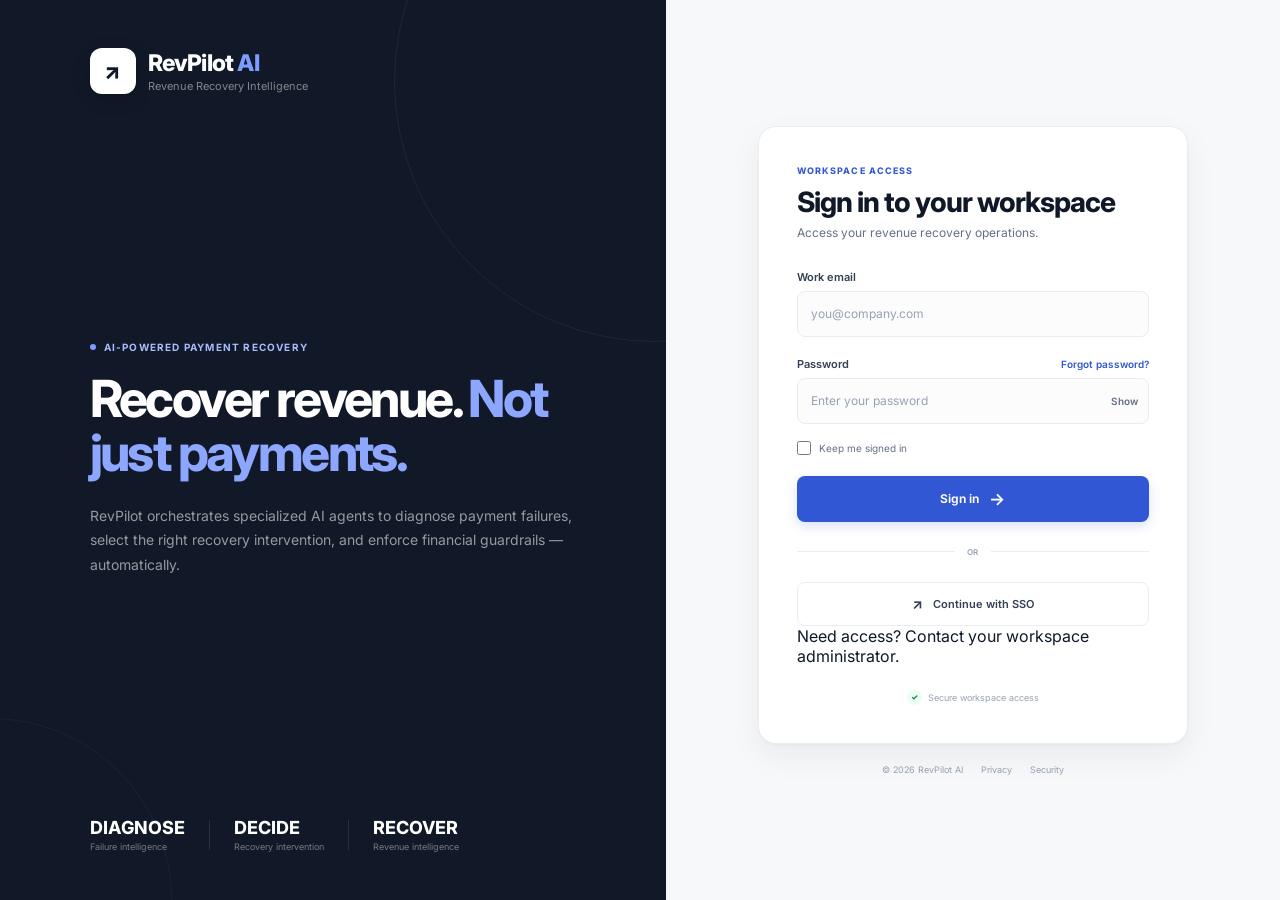
<file: frontend/dashboard.html>
<!DOCTYPE html>
<html lang="en">

<head>

    <meta charset="UTF-8">

    <meta
        name="viewport"
        content="width=device-width, initial-scale=1.0"
    >

    <title>RevPilot AI — Overview</title>


    <!-- =====================================================
         FONT
         ===================================================== -->

    <link
        rel="preconnect"
        href="https://fonts.googleapis.com"
    >

    <link
        rel="preconnect"
        href="https://fonts.gstatic.com"
        crossorigin
    >

    <link
        href="https://fonts.googleapis.com/css2?family=Inter:wght@400;500;600;700;800&display=swap"
        rel="stylesheet"
    >


    <!-- =====================================================
         CSS
         ===================================================== -->

    <link
        rel="stylesheet"
        href="dashboard.css"
    >

</head>


<body class="app-page">


    <!-- =====================================================
         APPLICATION
         ===================================================== -->

    <div class="app-layout">


        <!-- =================================================
             SIDEBAR
             ================================================= -->

        <aside class="sidebar">


            <!-- =================================================
                 BRAND
                 ================================================= -->

            <div class="sidebar-brand">

                <div class="sidebar-logo">
                    ↗
                </div>


                <div>

                    <div class="sidebar-brand-name">
                        RevPilot <span>AI</span>
                    </div>


                    <div class="sidebar-brand-caption">
                        Revenue Intelligence
                    </div>

                </div>

            </div>



            <!-- =================================================
                 NAVIGATION
                 ================================================= -->

            <nav class="sidebar-nav">


                <!-- =================================================
                     WORKSPACE
                     ================================================= -->

                <div class="nav-section">

                    <div class="nav-label">
                        WORKSPACE
                    </div>


                    <a
                        href="dashboard.html"
                        class="nav-item active"
                        data-page="overview"
                    >

                        <span class="nav-icon">
                            ⌂
                        </span>

                        <span>
                            Overview
                        </span>

                    </a>


                    <a
                        href="recovery.html"
                        class="nav-item"
                        data-page="recovery"
                    >

                        <span class="nav-icon">
                            ↻
                        </span>

                        <span>
                            Recovery Queue
                        </span>

                        <span class="nav-badge">
                            0
                        </span>

                    </a>


                    <!-- =================================================
                         BATCH RECOVERY
                         ================================================= -->

                    <a
                        href="batch-recovery.html"
                        class="nav-item"
                        data-page="batch-recovery"
                    >

                        <span class="nav-icon">
                            ◫
                        </span>

                        <span>
                            Batch Recovery
                        </span>

                    </a>


                    <a
                        href="transactions.html"
                        class="nav-item"
                        data-page="transactions"
                    >

                        <span class="nav-icon">
                            ▣
                        </span>

                        <span>
                            Transactions
                        </span>

                    </a>


                    <a
                        href="customers.html"
                        class="nav-item"
                        data-page="customers"
                    >

                        <span class="nav-icon">
                            ♙
                        </span>

                        <span>
                            Customers
                        </span>

                    </a>

                </div>



                <!-- =================================================
                     AI INTELLIGENCE
                     ================================================= -->

                <div class="nav-section">

                    <div class="nav-label">
                        AI INTELLIGENCE
                    </div>


                    <a
                        href="boardroom.html"
                        class="nav-item"
                        data-page="boardroom"
                    >

                        <span class="nav-icon">
                            ✦
                        </span>

                        <span>
                            AI Boardroom
                        </span>

                    </a>


                    <a
                        href="analytics.html"
                        class="nav-item"
                        data-page="analytics"
                    >

                        <span class="nav-icon">
                            ◫
                        </span>

                        <span>
                            Analytics
                        </span>

                    </a>

                </div>



                <!-- =================================================
                     SYSTEM
                     ================================================= -->

                <div class="nav-section">

                    <div class="nav-label">
                        SYSTEM
                    </div>


                    <a
                        href="audit.html"
                        class="nav-item"
                        data-page="audit"
                    >

                        <span class="nav-icon">
                            ☷
                        </span>

                        <span>
                            Audit Trail
                        </span>

                    </a>


                    <a
                        href="settings.html"
                        class="nav-item"
                        data-page="settings"
                    >

                        <span class="nav-icon">
                            ⚙
                        </span>

                        <span>
                            Settings
                        </span>

                    </a>

                </div>

            </nav>



            <!-- =================================================
                 SIDEBAR FOOTER
                 ================================================= -->

            <div class="sidebar-bottom">


                <!-- System status -->

                <div class="sidebar-status">

                    <span class="online-dot"></span>


                    <div>

                        <strong>
                            AI System Online
                        </strong>

                        <span>
                            All agents operational
                        </span>

                    </div>

                </div>



                <!-- User -->

                <div class="sidebar-user">

                    <div class="user-avatar">
                        RV
                    </div>


                    <div class="user-info">

                        <strong>
                            Revenue Team
                        </strong>

                        <span>
                            Operations
                        </span>

                    </div>


                    <button
                        class="logout-button"
                        id="logoutButton"
                        title="Sign out"
                        type="button"
                    >
                        ↪
                    </button>

                </div>

            </div>

        </aside>



        <!-- =================================================
             MAIN CONTENT
             ================================================= -->

        <main class="main-content">


            <!-- =================================================
                 TOPBAR
                 ================================================= -->

            <header class="app-topbar">


                <div class="breadcrumb">

                    <span>
                        Workspace
                    </span>

                    <span class="breadcrumb-separator">
                        /
                    </span>

                    <strong>
                        Overview
                    </strong>

                </div>



                <div class="topbar-actions">


                    <!-- Search -->

                    <button
                        class="topbar-button"
                        id="dashboardSearchButton"
                        title="Search transactions"
                        type="button"
                    >
                        ⌕
                    </button>



                    <!-- Notifications -->

                    <button
                        class="topbar-button notification-button"
                        id="dashboardNotificationButton"
                        title="Notifications"
                        type="button"
                    >

                        ♢

                        <span class="notification-dot"></span>

                    </button>



                    <div class="topbar-divider"></div>



                    <!-- User -->

                    <div class="topbar-user">

                        <div class="topbar-avatar">
                            RV
                        </div>


                        <div class="topbar-user-info">

                            <strong>
                                Revenue Team
                            </strong>

                            <span>
                                Administrator
                            </span>

                        </div>


                        <span class="topbar-chevron">
                            ˅
                        </span>

                    </div>

                </div>

            </header>



            <!-- =================================================
                 PAGE CONTENT
                 ================================================= -->

            <div class="page-content">


                <!-- =================================================
                     PAGE HEADING
                     ================================================= -->

                <div class="page-heading">


                    <div>

                        <div class="page-eyebrow">
                            REVENUE OPERATIONS
                        </div>


                        <h1>
                            Overview
                        </h1>


                        <p>
                            Connecting to the RevPilot recovery engine...
                        </p>

                    </div>


                    <button
                        class="primary-action"
                        id="runRecoveryButton"
                        type="button"
                    >

                        <span>
                            ✦
                        </span>

                        Run Recovery Analysis

                    </button>

                </div>



                <!-- =================================================
                     KPI CARDS
                     ================================================= -->

                <section class="metrics-grid">


                    <!-- =================================================
                         REVENUE AT RISK
                         ================================================= -->

                    <div class="metric-card">

                        <div class="metric-top">

                            <span>
                                REVENUE AT RISK
                            </span>


                            <div class="metric-icon risk">
                                ₹
                            </div>

                        </div>


                        <strong
                            class="metric-value"
                            id="dashboardRevenueAtRisk"
                        >
                            —
                        </strong>


                        <div class="metric-change warning">

                            <span>
                                Live
                            </span>

                            <span>
                                batch portfolio
                            </span>

                        </div>

                    </div>



                    <!-- =================================================
                         RECOVERED REVENUE
                         ================================================= -->

                    <div class="metric-card">

                        <div class="metric-top">

                            <span>
                                SIMULATED RECOVERY
                            </span>


                            <div class="metric-icon recovered">
                                ↗
                            </div>

                        </div>


                        <strong
                            class="metric-value"
                            id="dashboardRecoveredRevenue"
                        >
                            —
                        </strong>


                        <div class="metric-change positive">

                            <span>
                                Modeled
                            </span>

                            <span>
                                under policy
                            </span>

                        </div>

                    </div>



                    <!-- =================================================
                         FAILED PAYMENTS
                         ================================================= -->

                    <div class="metric-card">

                        <div class="metric-top">

                            <span>
                                FAILED PAYMENTS
                            </span>


                            <div class="metric-icon failed">
                                !
                            </div>

                        </div>


                        <strong
                            class="metric-value"
                            id="dashboardFailedPayments"
                        >
                            —
                        </strong>


                        <div class="metric-change neutral">

                            <span>
                                Live
                            </span>

                            <span>
                                recovery cases
                            </span>

                        </div>

                    </div>



                    <!-- =================================================
                         RECOVERY RATE
                         ================================================= -->

                    <div class="metric-card">

                        <div class="metric-top">

                            <span>
                                RECOVERY RATE
                            </span>


                            <div class="metric-icon rate">
                                %
                            </div>

                        </div>


                        <strong
                            class="metric-value"
                            id="dashboardRecoveryRate"
                        >
                            —
                        </strong>


                        <div class="metric-change positive">

                            <span>
                                Simulated
                            </span>

                            <span>
                                portfolio rate
                            </span>

                        </div>

                    </div>

                </section>



                <!-- =================================================
                     PERFORMANCE + FAILURE ANALYSIS
                     ================================================= -->

                <section class="dashboard-grid">


                    <!-- =================================================
                         PERFORMANCE
                         ================================================= -->

                    <div class="dashboard-card performance-card">


                        <div class="card-header">

                            <div>

                                <div class="card-eyebrow">
                                    PERFORMANCE
                                </div>


                                <h2>
                                    Recovery performance
                                </h2>

                            </div>


                            <select class="period-select">

                                <option value="Last 30 days">
                                    Last 30 days
                                </option>

                                <option value="Last 7 days">
                                    Last 7 days
                                </option>

                                <option value="Last 90 days">
                                    Last 90 days
                                </option>

                            </select>

                        </div>



                        <div class="chart-area">

                            <div class="chart-placeholder">

                                <div class="chart-grid-lines">

                                    <span></span>
                                    <span></span>
                                    <span></span>
                                    <span></span>

                                </div>


                                <div class="chart-line">

                                    <div class="chart-point p1"></div>
                                    <div class="chart-point p2"></div>
                                    <div class="chart-point p3"></div>
                                    <div class="chart-point p4"></div>
                                    <div class="chart-point p5"></div>
                                    <div class="chart-point p6"></div>
                                    <div class="chart-point p7"></div>

                                </div>


                                <div class="chart-labels">

                                    <span>
                                        Aug 05
                                    </span>

                                    <span>
                                        Aug 10
                                    </span>

                                    <span>
                                        Aug 15
                                    </span>

                                    <span>
                                        Aug 20
                                    </span>

                                    <span>
                                        Aug 25
                                    </span>

                                    <span>
                                        Aug 30
                                    </span>

                                    <span>
                                        Sep 04
                                    </span>

                                </div>

                            </div>

                        </div>

                    </div>



                    <!-- =================================================
                         FAILURE BREAKDOWN
                         ================================================= -->

                    <div class="dashboard-card breakdown-card">


                        <div class="card-header">

                            <div>

                                <div class="card-eyebrow">
                                    FAILURE ANALYSIS
                                </div>


                                <h2>
                                    Revenue by failure
                                </h2>

                            </div>

                        </div>



                        <div class="breakdown-list">


                            <div class="breakdown-item">

                                <div class="breakdown-info">

                                    <span>
                                        Insufficient funds
                                    </span>

                                    <strong>
                                        —
                                    </strong>

                                </div>


                                <div class="progress">
                                    <span style="width:78%"></span>
                                </div>

                            </div>



                            <div class="breakdown-item">

                                <div class="breakdown-info">

                                    <span>
                                        Bank error
                                    </span>

                                    <strong>
                                        —
                                    </strong>

                                </div>


                                <div class="progress">
                                    <span style="width:58%"></span>
                                </div>

                            </div>



                            <div class="breakdown-item">

                                <div class="breakdown-info">

                                    <span>
                                        Payment declined
                                    </span>

                                    <strong>
                                        —
                                    </strong>

                                </div>


                                <div class="progress">
                                    <span style="width:44%"></span>
                                </div>

                            </div>



                            <div class="breakdown-item">

                                <div class="breakdown-info">

                                    <span>
                                        Network timeout
                                    </span>

                                    <strong>
                                        —
                                    </strong>

                                </div>


                                <div class="progress">
                                    <span style="width:29%"></span>
                                </div>

                            </div>



                            <div class="breakdown-item">

                                <div class="breakdown-info">

                                    <span>
                                        Other
                                    </span>

                                    <strong>
                                        —
                                    </strong>

                                </div>


                                <div class="progress">
                                    <span style="width:18%"></span>
                                </div>

                            </div>

                        </div>

                    </div>

                </section>



                <!-- =================================================
                     RECOVERY QUEUE
                     ================================================= -->

                <section class="dashboard-card queue-card">


                    <div class="card-header">

                        <div>

                            <div class="card-eyebrow">
                                ATTENTION REQUIRED
                            </div>


                            <h2>
                                Recovery queue
                            </h2>

                        </div>


                        <a
                            href="recovery.html"
                            class="view-all"
                        >
                            View all →
                        </a>

                    </div>



                    <div class="table-wrapper">

                        <table>

                            <thead>

                                <tr>

                                    <th>
                                        TRANSACTION
                                    </th>

                                    <th>
                                        AMOUNT
                                    </th>

                                    <th>
                                        FAILURE
                                    </th>

                                    <th>
                                        CUSTOMER
                                    </th>

                                    <th>
                                        RISK
                                    </th>

                                    <th>
                                        RECOMMENDED ACTION
                                    </th>

                                    <th></th>

                                </tr>

                            </thead>


                            <tbody>


                                <tr>

                                    <td>
                                        <strong>
                                            Open Batch Recovery
                                        </strong>
                                    </td>


                                    <td>
                                        —
                                    </td>


                                    <td>
                                        Live portfolio analysis
                                    </td>


                                    <td>
                                        —
                                    </td>


                                    <td>

                                        <span class="risk-pill medium">
                                            AI
                                        </span>

                                    </td>


                                    <td>
                                        Run batch analysis
                                    </td>


                                    <td>

                                        <button
                                            class="row-action"
                                            type="button"
                                            id="dashboardQueueButton"
                                        >
                                            Open
                                        </button>

                                    </td>

                                </tr>


                            </tbody>

                        </table>

                    </div>

                </section>



                <!-- =================================================
                     AI STATUS
                     ================================================= -->

                <section class="ai-status-card">


                    <div class="ai-status-icon">
                        ✦
                    </div>


                    <div class="ai-status-content">

                        <div class="card-eyebrow">
                            AI BOARDROOM
                        </div>


                        <h2 id="dashboardAiTitle">
                            Loading live recovery analysis...
                        </h2>


                        <p id="dashboardAiDescription">
                            Connecting to the RevPilot recovery engine...
                        </p>

                    </div>


                    <button
                        class="secondary-action"
                        id="openBoardroom"
                        type="button"
                    >
                        Open AI Boardroom →
                    </button>

                </section>



                <!-- =================================================
                     LIVE BATCH CTA
                     ================================================= -->

                <section class="dashboard-card batch-cta-card">


                    <div>

                        <div class="card-eyebrow">
                            PORTFOLIO INTELLIGENCE
                        </div>


                        <h2>
                            Analyze the entire recovery portfolio
                        </h2>


                        <p>
                            Run the multi-agent recovery engine across
                            failed payments and surface automatic,
                            review, and blocked decisions.
                        </p>

                    </div>


                    <button
                        class="primary-action"
                        id="dashboardBatchButton"
                        type="button"
                    >

                        ✦

                        Open Batch Recovery

                    </button>

                </section>


            </div>

        </main>

    </div>


    <!-- =====================================================
         JAVASCRIPT
         ===================================================== -->

    <script src="dashboard.js"></script>


</body>

</html>
</file>
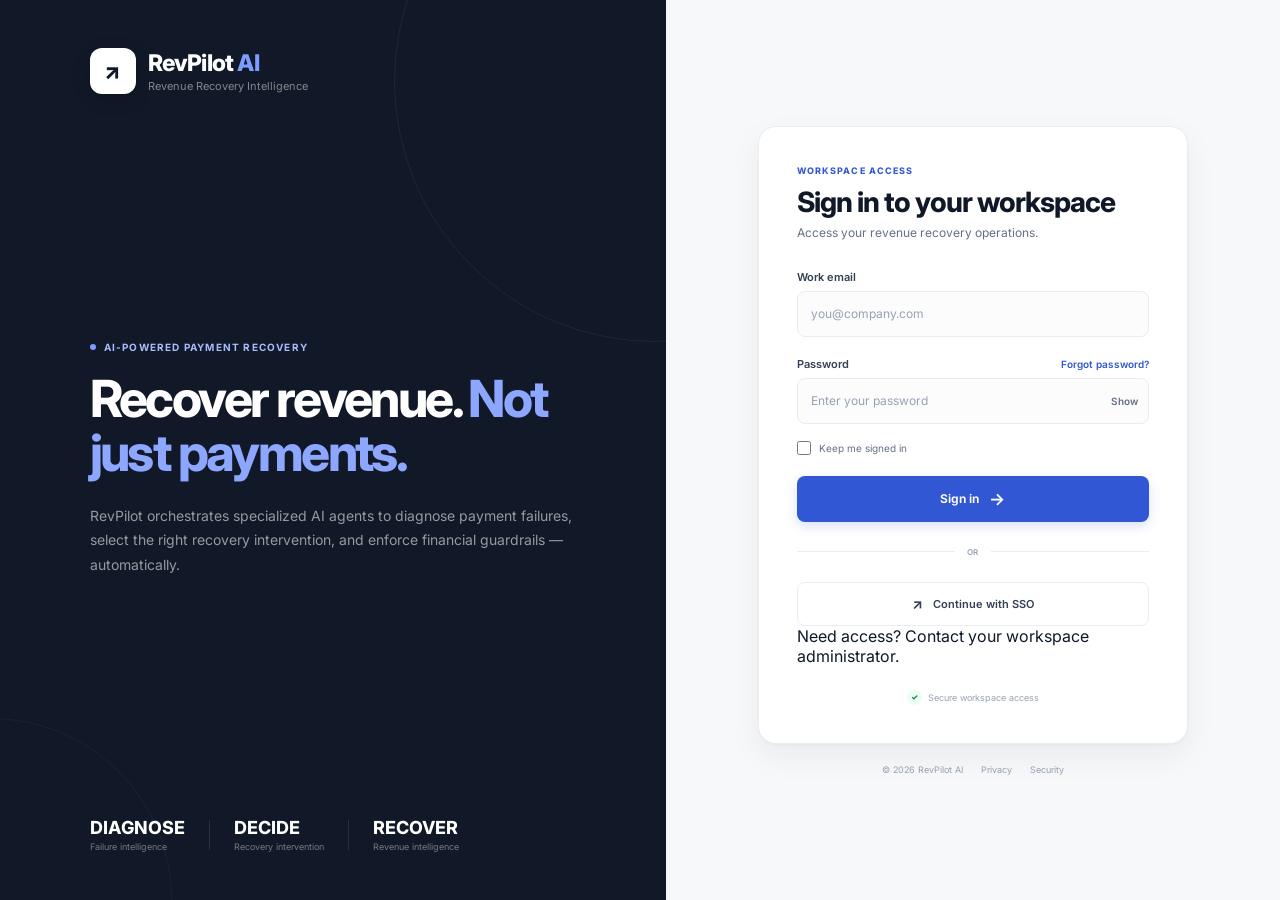
<file: frontend/recovery.html>
<!DOCTYPE html>
<html lang="en">
<head>
    <meta charset="UTF-8">
    <meta name="viewport" content="width=device-width, initial-scale=1.0">

    <title>Recovery Queue | RevPilot AI</title>

    <link rel="preconnect" href="https://fonts.googleapis.com">
    <link rel="preconnect" href="https://fonts.gstatic.com" crossorigin>
    <link
        href="https://fonts.googleapis.com/css2?family=Inter:wght@400;500;600;700&display=swap"
        rel="stylesheet"
    >

    <link rel="stylesheet" href="recovery.css">
</head>

<body>

    <!-- ================= SIDEBAR ================= -->

    <aside class="sidebar">

        <div class="brand">
            <div class="brand-mark">R</div>

            <div class="brand-info">
                <div class="brand-name">RevPilot</div>
                <div class="brand-caption">AI REVENUE RECOVERY</div>
            </div>
        </div>

        <nav class="sidebar-nav">

            <div class="nav-section">
                <span class="nav-section-title">WORKSPACE</span>

                <a href="dashboard.html" class="nav-item">
                    <span class="nav-icon">⌂</span>
                    <span>Overview</span>
                </a>

                <a href="recovery.html" class="nav-item active">
                    <span class="nav-icon">↻</span>
                    <span>Recovery Queue</span>
                    <span class="nav-badge">24</span>
                </a>

                <a href="transactions.html" class="nav-item">
                    <span class="nav-icon">▤</span>
                    <span>Transactions</span>
                </a>

                <a href="customers.html" class="nav-item">
                    <span class="nav-icon">♙</span>
                    <span>Customers</span>
                </a>
            </div>

            <div class="nav-section">
                <span class="nav-section-title">AI INTELLIGENCE</span>

                <a href="boardroom.html" class="nav-item">
                    <span class="nav-icon">✦</span>
                    <span>AI Boardroom</span>
                </a>

                <a href="analytics.html" class="nav-item">
                    <span class="nav-icon">◫</span>
                    <span>Analytics</span>
                </a>
            </div>

            <div class="nav-section">
                <span class="nav-section-title">SYSTEM</span>

                <a href="audit.html" class="nav-item">
                    <span class="nav-icon">☷</span>
                    <span>Audit Trail</span>
                </a>

                <a href="settings.html" class="nav-item">
                    <span class="nav-icon">⚙</span>
                    <span>Settings</span>
                </a>
            </div>

        </nav>

        <div class="sidebar-bottom">

            <div class="system-status">
                <span class="status-dot"></span>

                <div>
                    <strong>AI System Online</strong>
                    <span>All agents operational</span>
                </div>
            </div>

            <div class="sidebar-user">
                <div class="user-avatar">RT</div>

                <div class="user-info">
                    <strong>Revenue Team</strong>
                    <span>Operations</span>
                </div>

                <button id="logoutBtn" class="logout-btn" title="Log out">
                    ↪
                </button>
            </div>

        </div>

    </aside>


    <!-- ================= MAIN ================= -->

    <main class="main-content">

        <!-- TOPBAR -->

        <header class="topbar">

            <div class="topbar-left">
                <div class="breadcrumb">
                    Workspace
                    <span>/</span>
                    <strong>Recovery Queue</strong>
                </div>
            </div>

            <div class="topbar-right">

                <div class="simulation-badge">
                    <span class="simulation-dot"></span>
                    Synthetic environment
                </div>

                <button class="topbar-icon-btn" id="searchBtn" title="Search">
                    ⌕
                </button>

                <button class="topbar-icon-btn" id="notificationBtn" title="Notifications">
                    ♢
                    <span class="notification-dot"></span>
                </button>

                <div class="topbar-user">
                    <div class="topbar-avatar">RT</div>
                    <span>Revenue Team</span>
                    <span class="chevron">⌄</span>
                </div>

            </div>

        </header>


        <!-- ================= PAGE CONTENT ================= -->

        <section class="page-content">

            <!-- PAGE HEADER -->

            <div class="page-header">

                <div class="page-header-text">

                    <div class="eyebrow">
                        REVENUE OPERATIONS
                    </div>

                    <h1>Recovery Queue</h1>

                    <p>
                        Prioritize failed payments by recovery potential,
                        customer context, and financial risk.
                    </p>

                </div>

                <div class="page-header-actions">

                    <button class="secondary-btn" id="refreshQueueBtn">
                        <span>↻</span>
                        Refresh Queue
                    </button>

                    <button class="primary-btn" id="runRecoveryBtn">
                        <span>✦</span>
                        Run AI Recovery
                    </button>

                </div>

            </div>


            <!-- ================= KPI CARDS ================= -->

            <div class="metric-grid">

                <div class="metric-card">

                    <div class="metric-card-top">
                        <span class="metric-label">
                            PAYMENTS REQUIRING ATTENTION
                        </span>

                        <span class="metric-icon">↻</span>
                    </div>

                    <div class="metric-value">342</div>

                    <div class="metric-meta">
                        <span class="metric-positive">↓ 8.4%</span>
                        <span>vs. previous cycle</span>
                    </div>

                </div>


                <div class="metric-card">

                    <div class="metric-card-top">
                        <span class="metric-label">
                            REVENUE AT RISK
                        </span>

                        <span class="metric-icon">₹</span>
                    </div>

                    <div class="metric-value">₹8.42L</div>

                    <div class="metric-meta">
                        <span>Across active recovery cases</span>
                    </div>

                </div>


                <div class="metric-card">

                    <div class="metric-card-top">
                        <span class="metric-label">
                            HIGH RISK CASES
                        </span>

                        <span class="metric-icon risk-icon">!</span>
                    </div>

                    <div class="metric-value">48</div>

                    <div class="metric-meta">
                        <span class="metric-warning">14.0%</span>
                        <span>of active queue</span>
                    </div>

                </div>


                <div class="metric-card">

                    <div class="metric-card-top">
                        <span class="metric-label">
                            RECOVERY OPPORTUNITY
                        </span>

                        <span class="metric-icon">↗</span>
                    </div>

                    <div class="metric-value">73.2%</div>

                    <div class="metric-meta">
                        <span class="metric-positive">+5.7%</span>
                        <span>AI projected recovery</span>
                    </div>

                </div>

            </div>


            <!-- ================= FILTER BAR ================= -->

            <div class="queue-toolbar">

                <div class="search-box">

                    <span class="search-icon">⌕</span>

                    <input
                        type="text"
                        id="queueSearch"
                        placeholder="Search transaction, customer or failure..."
                    >

                </div>


                <div class="filter-group">

                    <select id="failureFilter">
                        <option value="all">All failure types</option>
                        <option value="insufficient_funds">Insufficient funds</option>
                        <option value="payment_declined">Payment declined</option>
                        <option value="network_timeout">Network timeout</option>
                        <option value="bank_error">Bank error</option>
                        <option value="card_expired">Card expired</option>
                    </select>


                    <select id="riskFilter">
                        <option value="all">All risk levels</option>
                        <option value="low">Low risk</option>
                        <option value="medium">Medium risk</option>
                        <option value="high">High risk</option>
                    </select>


                    <select id="actionFilter">
                        <option value="all">All AI actions</option>
                        <option value="retry">Retry payment</option>
                        <option value="reminder">Customer reminder</option>
                        <option value="offer">Recovery offer</option>
                        <option value="stop">Do not retry</option>
                    </select>

                </div>

            </div>


            <!-- ================= QUEUE TABS ================= -->

            <div class="queue-tabs">

                <button class="queue-tab active" data-tab="all">
                    All
                    <span>342</span>
                </button>

                <button class="queue-tab" data-tab="high-risk">
                    High Risk
                    <span>48</span>
                </button>

                <button class="queue-tab" data-tab="retry-ready">
                    Retry Ready
                    <span>126</span>
                </button>

                <button class="queue-tab" data-tab="customer-intervention">
                    Customer Intervention
                    <span>94</span>
                </button>

                <button class="queue-tab" data-tab="stopped">
                    Stopped
                    <span>74</span>
                </button>

            </div>


            <!-- ================= RECOVERY TABLE ================= -->

            <div class="queue-layout">

                <div class="queue-table-card">

                    <div class="table-header">

                        <div>
                            <h2>Active Recovery Cases</h2>
                            <p>
                                AI-prioritized payment failures awaiting action.
                            </p>
                        </div>

                        <div class="table-header-meta">
                            <span class="live-indicator"></span>
                            Updated moments ago
                        </div>

                    </div>


                    <div class="table-wrapper">

                        <table class="recovery-table">

                            <thead>

                                <tr>
                                    <th>TRANSACTION</th>
                                    <th>AMOUNT</th>
                                    <th>FAILURE</th>
                                    <th>CUSTOMER</th>
                                    <th>RISK</th>
                                    <th>AI RECOMMENDATION</th>
                                    <th>EXPECTED RECOVERY</th>
                                    <th>STATUS</th>
                                    <th></th>
                                </tr>

                            </thead>


                            <tbody id="recoveryTableBody">

                                <tr
                                    class="recovery-row"
                                    data-transaction-id="TXN-00001"
                                >

                                    <td>
                                        <div class="transaction-cell">
                                            <strong>TXN-00001</strong>
                                            <span>2 retries</span>
                                        </div>
                                    </td>

                                    <td>
                                        <strong>₹2,499</strong>
                                    </td>

                                    <td>
                                        <div class="failure-cell">
                                            <strong>Payment declined</strong>
                                            <span>Bank response</span>
                                        </div>
                                    </td>

                                    <td>
                                        <div class="customer-cell">
                                            <div class="customer-avatar">AK</div>

                                            <div>
                                                <strong>Returning</strong>
                                                <span>High engagement</span>
                                            </div>
                                        </div>
                                    </td>

                                    <td>
                                        <span class="risk-pill medium">
                                            Medium
                                        </span>
                                    </td>

                                    <td>
                                        <div class="recommendation">
                                            <span class="recommendation-icon">↻</span>
                                            <div>
                                                <strong>Retry + reminder</strong>
                                                <span>12 hours</span>
                                            </div>
                                        </div>
                                    </td>

                                    <td>
                                        <div class="recovery-value">
                                            <strong>₹1,824</strong>
                                            <span>73% probability</span>
                                        </div>
                                    </td>

                                    <td>
                                        <span class="status-pill ready">
                                            Retry ready
                                        </span>
                                    </td>

                                    <td>
                                        <button
                                            class="review-btn"
                                            data-transaction-id="TXN-00001"
                                        >
                                            Review
                                        </button>
                                    </td>

                                </tr>


                                <tr
                                    class="recovery-row"
                                    data-transaction-id="TXN-00002"
                                >

                                    <td>
                                        <div class="transaction-cell">
                                            <strong>TXN-00002</strong>
                                            <span>1 retry</span>
                                        </div>
                                    </td>

                                    <td>
                                        <strong>₹5,999</strong>
                                    </td>

                                    <td>
                                        <div class="failure-cell">
                                            <strong>Insufficient funds</strong>
                                            <span>Bank response</span>
                                        </div>
                                    </td>

                                    <td>
                                        <div class="customer-cell">
                                            <div class="customer-avatar">RS</div>

                                            <div>
                                                <strong>Returning</strong>
                                                <span>Strong history</span>
                                            </div>
                                        </div>
                                    </td>

                                    <td>
                                        <span class="risk-pill low">
                                            Low
                                        </span>
                                    </td>

                                    <td>
                                        <div class="recommendation">
                                            <span class="recommendation-icon">✦</span>
                                            <div>
                                                <strong>Personalized offer</strong>
                                                <span>5% incentive</span>
                                            </div>
                                        </div>
                                    </td>

                                    <td>
                                        <div class="recovery-value">
                                            <strong>₹4,712</strong>
                                            <span>79% probability</span>
                                        </div>
                                    </td>

                                    <td>
                                        <span class="status-pill intervention">
                                            Intervention
                                        </span>
                                    </td>

                                    <td>
                                        <button
                                            class="review-btn"
                                            data-transaction-id="TXN-00002"
                                        >
                                            Review
                                        </button>
                                    </td>

                                </tr>


                                <tr
                                    class="recovery-row"
                                    data-transaction-id="TXN-00003"
                                >

                                    <td>
                                        <div class="transaction-cell">
                                            <strong>TXN-00003</strong>
                                            <span>3 retries</span>
                                        </div>
                                    </td>

                                    <td>
                                        <strong>₹1,299</strong>
                                    </td>

                                    <td>
                                        <div class="failure-cell">
                                            <strong>Network timeout</strong>
                                            <span>Gateway timeout</span>
                                        </div>
                                    </td>

                                    <td>
                                        <div class="customer-cell">
                                            <div class="customer-avatar">PM</div>

                                            <div>
                                                <strong>New</strong>
                                                <span>Low engagement</span>
                                            </div>
                                        </div>
                                    </td>

                                    <td>
                                        <span class="risk-pill high">
                                            High
                                        </span>
                                    </td>

                                    <td>
                                        <div class="recommendation">
                                            <span class="recommendation-icon stop">×</span>
                                            <div>
                                                <strong>Do not retry</strong>
                                                <span>Risk threshold</span>
                                            </div>
                                        </div>
                                    </td>

                                    <td>
                                        <div class="recovery-value muted">
                                            <strong>₹0</strong>
                                            <span>Recovery blocked</span>
                                        </div>
                                    </td>

                                    <td>
                                        <span class="status-pill stopped">
                                            Stopped
                                        </span>
                                    </td>

                                    <td>
                                        <button
                                            class="review-btn"
                                            data-transaction-id="TXN-00003"
                                        >
                                            Review
                                        </button>
                                    </td>

                                </tr>


                                <tr
                                    class="recovery-row"
                                    data-transaction-id="TXN-00004"
                                >

                                    <td>
                                        <div class="transaction-cell">
                                            <strong>TXN-00004</strong>
                                            <span>0 retries</span>
                                        </div>
                                    </td>

                                    <td>
                                        <strong>₹3,499</strong>
                                    </td>

                                    <td>
                                        <div class="failure-cell">
                                            <strong>Bank error</strong>
                                            <span>Temporary failure</span>
                                        </div>
                                    </td>

                                    <td>
                                        <div class="customer-cell">
                                            <div class="customer-avatar">VN</div>

                                            <div>
                                                <strong>Returning</strong>
                                                <span>High value</span>
                                            </div>
                                        </div>
                                    </td>

                                    <td>
                                        <span class="risk-pill low">
                                            Low
                                        </span>
                                    </td>

                                    <td>
                                        <div class="recommendation">
                                            <span class="recommendation-icon">↻</span>
                                            <div>
                                                <strong>Retry payment</strong>
                                                <span>In 4 hours</span>
                                            </div>
                                        </div>
                                    </td>

                                    <td>
                                        <div class="recovery-value">
                                            <strong>₹2,694</strong>
                                            <span>77% probability</span>
                                        </div>
                                    </td>

                                    <td>
                                        <span class="status-pill ready">
                                            Retry ready
                                        </span>
                                    </td>

                                    <td>
                                        <button
                                            class="review-btn"
                                            data-transaction-id="TXN-00004"
                                        >
                                            Review
                                        </button>
                                    </td>

                                </tr>


                                <tr
                                    class="recovery-row"
                                    data-transaction-id="TXN-00005"
                                >

                                    <td>
                                        <div class="transaction-cell">
                                            <strong>TXN-00005</strong>
                                            <span>1 retry</span>
                                        </div>
                                    </td>

                                    <td>
                                        <strong>₹899</strong>
                                    </td>

                                    <td>
                                        <div class="failure-cell">
                                            <strong>Card expired</strong>
                                            <span>Payment method</span>
                                        </div>
                                    </td>

                                    <td>
                                        <div class="customer-cell">
                                            <div class="customer-avatar">NS</div>

                                            <div>
                                                <strong>Returning</strong>
                                                <span>Medium engagement</span>
                                            </div>
                                        </div>
                                    </td>

                                    <td>
                                        <span class="risk-pill medium">
                                            Medium
                                        </span>
                                    </td>

                                    <td>
                                        <div class="recommendation">
                                            <span class="recommendation-icon">!</span>
                                            <div>
                                                <strong>Payment method reminder</strong>
                                                <span>Update card</span>
                                            </div>
                                        </div>
                                    </td>

                                    <td>
                                        <div class="recovery-value">
                                            <strong>₹656</strong>
                                            <span>73% probability</span>
                                        </div>
                                    </td>

                                    <td>
                                        <span class="status-pill intervention">
                                            Intervention
                                        </span>
                                    </td>

                                    <td>
                                        <button
                                            class="review-btn"
                                            data-transaction-id="TXN-00005"
                                        >
                                            Review
                                        </button>
                                    </td>

                                </tr>

                            </tbody>

                        </table>

                    </div>


                    <!-- TABLE FOOTER -->

                    <div class="table-footer">

                        <div class="pagination-info">
                            Showing <strong>1–5</strong> of
                            <strong>342</strong> recovery cases
                        </div>

                        <div class="pagination">

                            <button
                                class="pagination-btn"
                                id="previousPage"
                                disabled
                            >
                                ←
                            </button>

                            <button class="pagination-number active">
                                1
                            </button>

                            <button class="pagination-number">
                                2
                            </button>

                            <button class="pagination-number">
                                3
                            </button>

                            <span>...</span>

                            <button class="pagination-number">
                                69
                            </button>

                            <button
                                class="pagination-btn"
                                id="nextPage"
                            >
                                →
                            </button>

                        </div>

                    </div>

                </div>


                <!-- ================= RECOVERY POLICY ================= -->

                <aside class="policy-card">

                    <div class="policy-header">

                        <div class="policy-icon">
                            ✦
                        </div>

                        <div>
                            <h3>AI Recovery Policy</h3>
                            <span>Active guardrails</span>
                        </div>

                    </div>


                    <div class="policy-section">

                        <span class="policy-label">
                            DECISION PRIORITY
                        </span>

                        <div class="policy-step">
                            <span>01</span>
                            <div>
                                <strong>Customer context</strong>
                                <p>Behavior & payment history</p>
                            </div>
                        </div>

                        <div class="policy-step">
                            <span>02</span>
                            <div>
                                <strong>Recovery probability</strong>
                                <p>Expected successful recovery</p>
                            </div>
                        </div>

                        <div class="policy-step">
                            <span>03</span>
                            <div>
                                <strong>Financial guardrails</strong>
                                <p>Margin & discount limits</p>
                            </div>
                        </div>

                    </div>


                    <div class="policy-divider"></div>


                    <div class="guardrail-list">

                        <div class="guardrail-item">
                            <span class="guardrail-check">✓</span>
                            <div>
                                <strong>Maximum discount</strong>
                                <span>10%</span>
                            </div>
                        </div>

                        <div class="guardrail-item">
                            <span class="guardrail-check">✓</span>
                            <div>
                                <strong>Minimum net recovery</strong>
                                <span>70%</span>
                            </div>
                        </div>

                        <div class="guardrail-item">
                            <span class="guardrail-check">✓</span>
                            <div>
                                <strong>Aggressive retries</strong>
                                <span>Blocked for high risk</span>
                            </div>
                        </div>

                    </div>


                    <div class="policy-footer">

                        <span class="policy-status-dot"></span>

                        <span>
                            Finance Guardrail active
                        </span>

                    </div>

                </aside>

            </div>

        </section>

    </main>


    <!-- ================= JAVASCRIPT ================= -->

    <script src="recovery.js"></script>

</body>
</html>
</file>
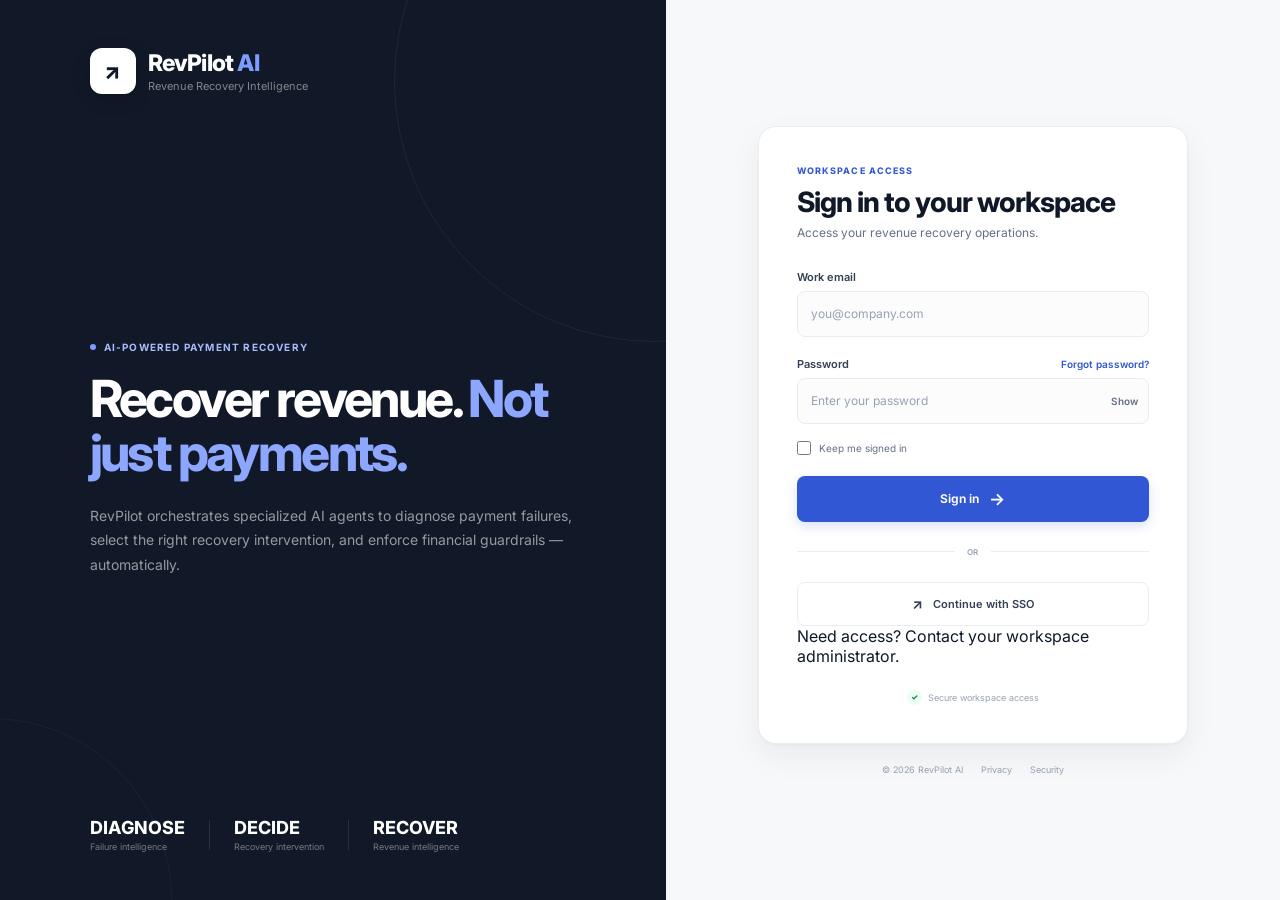
<file: frontend/settings.html>
<!DOCTYPE html>
<html lang="en">

<head>

    <meta charset="UTF-8">

    <meta
        name="viewport"
        content="width=device-width, initial-scale=1.0"
    >

    <title>Settings | RevPilot AI</title>


    <!-- ================= FONT ================= -->

    <link
        rel="preconnect"
        href="https://fonts.googleapis.com"
    >

    <link
        rel="preconnect"
        href="https://fonts.gstatic.com"
        crossorigin
    >

    <link
        href="https://fonts.googleapis.com/css2?family=Inter:wght@400;500;600;700;800&display=swap"
        rel="stylesheet"
    >


    <!-- ================= CSS ================= -->

    <link
        rel="stylesheet"
        href="./settings.css"
    >

</head>


<body>


    <!-- =====================================================
         APPLICATION SHELL
         ===================================================== -->

    <div class="app-shell">


        <!-- =================================================
             SIDEBAR
             ================================================= -->

        <aside class="sidebar">


            <!-- BRAND -->

            <div class="brand">

                <div class="brand-mark">
                    ↗
                </div>

                <div class="brand-info">

                    <div class="brand-name">
                        RevPilot <span>AI</span>
                    </div>

                    <div class="brand-caption">
                        REVENUE RECOVERY INTELLIGENCE
                    </div>

                </div>

            </div>


            <!-- NAVIGATION -->

            <nav class="sidebar-nav">


                <div class="nav-section">

                    <div class="nav-section-title">
                        WORKSPACE
                    </div>


                    <a
                        href="dashboard.html"
                        class="nav-item"
                        data-page="overview"
                    >
                        <span class="nav-icon">
                            ⌂
                        </span>

                        <span>
                            Overview
                        </span>
                    </a>


                    <a
                        href="recovery.html"
                        class="nav-item"
                        data-page="recovery"
                    >
                        <span class="nav-icon">
                            ↻
                        </span>

                        <span>
                            Recovery Queue
                        </span>

                        <span class="nav-badge">
                            24
                        </span>
                    </a>


                    <a
                        href="transactions.html"
                        class="nav-item"
                        data-page="transactions"
                    >
                        <span class="nav-icon">
                            ▤
                        </span>

                        <span>
                            Transactions
                        </span>
                    </a>


                    <a
                        href="customers.html"
                        class="nav-item"
                        data-page="customers"
                    >
                        <span class="nav-icon">
                            ♙
                        </span>

                        <span>
                            Customers
                        </span>
                    </a>

                </div>


                <div class="nav-section">

                    <div class="nav-section-title">
                        AI INTELLIGENCE
                    </div>


                    <a
                        href="boardroom.html"
                        class="nav-item"
                        data-page="boardroom"
                    >
                        <span class="nav-icon">
                            ✦
                        </span>

                        <span>
                            AI Boardroom
                        </span>
                    </a>


                    <a
                        href="analytics.html"
                        class="nav-item"
                        data-page="analytics"
                    >
                        <span class="nav-icon">
                            ◫
                        </span>

                        <span>
                            Analytics
                        </span>
                    </a>

                </div>


                <div class="nav-section">

                    <div class="nav-section-title">
                        SYSTEM
                    </div>


                    <a
                        href="audit.html"
                        class="nav-item"
                        data-page="audit"
                    >
                        <span class="nav-icon">
                            ☷
                        </span>

                        <span>
                            Audit Trail
                        </span>
                    </a>


                    <a
                        href="settings.html"
                        class="nav-item active"
                        data-page="settings"
                    >
                        <span class="nav-icon">
                            ⚙
                        </span>

                        <span>
                            Settings
                        </span>
                    </a>

                </div>

            </nav>


            <!-- =================================================
                 SIDEBAR FOOTER
                 ================================================= -->

            <div class="sidebar-bottom">


                <div class="system-status">

                    <span class="status-dot"></span>

                    <div>

                        <strong>
                            AI System Online
                        </strong>

                        <span>
                            All agents operational
                        </span>

                    </div>

                </div>


                <div class="sidebar-user">


                    <div class="user-avatar">
                        RT
                    </div>


                    <div class="user-info">

                        <strong>
                            Revenue Team
                        </strong>

                        <span>
                            Administrator
                        </span>

                    </div>


                    <button
                        id="logoutBtn"
                        class="logout-btn"
                        type="button"
                        title="Sign out"
                    >
                        ↪
                    </button>


                </div>

            </div>

        </aside>



        <!-- =================================================
             MAIN CONTENT
             ================================================= -->

        <main class="main-content">


            <!-- =================================================
                 TOPBAR
                 ================================================= -->

            <header class="topbar">


                <div class="breadcrumb">

                    <span>
                        System
                    </span>

                    <span class="breadcrumb-separator">
                        /
                    </span>

                    <strong>
                        Settings
                    </strong>

                </div>


                <div class="topbar-right">


                    <div class="environment-badge">

                        <span class="environment-dot"></span>

                        Synthetic environment

                    </div>


                    <button
                        class="topbar-icon-btn"
                        id="notificationBtn"
                        type="button"
                        title="Notifications"
                    >
                        ♢

                        <span class="notification-dot"></span>
                    </button>


                    <div class="topbar-user">

                        <div class="topbar-avatar">
                            RT
                        </div>


                        <div class="topbar-user-info">

                            <strong>
                                Revenue Team
                            </strong>

                            <span>
                                Administrator
                            </span>

                        </div>


                        <span class="topbar-chevron">
                            ˅
                        </span>

                    </div>

                </div>

            </header>



            <!-- =================================================
                 PAGE CONTENT
                 ================================================= -->

            <section class="page-content">


                <!-- HEADER -->

                <div class="page-header">


                    <div class="page-header-copy">

                        <div class="eyebrow">
                            CONTROL CENTER
                        </div>

                        <h1>
                            Settings
                        </h1>

                        <p>
                            Configure recovery policies, AI guardrails,
                            notification behavior, and workspace preferences.
                        </p>

                    </div>


                    <div class="page-actions">

                        <button
                            class="secondary-btn"
                            id="resetSettingsBtn"
                            type="button"
                        >
                            Reset
                        </button>


                        <button
                            class="primary-btn"
                            id="saveSettingsBtn"
                            type="button"
                        >
                            Save Changes
                        </button>

                    </div>

                </div>



                <!-- =================================================
                     SETTINGS LAYOUT
                     ================================================= -->

                <div class="settings-layout">


                    <!-- =================================================
                         SETTINGS NAV
                         ================================================= -->

                    <aside class="settings-nav">


                        <button
                            class="settings-nav-item active"
                            data-section="recovery"
                            type="button"
                        >
                            <span>
                                ↻
                            </span>

                            Recovery Policy
                        </button>


                        <button
                            class="settings-nav-item"
                            data-section="guardrails"
                            type="button"
                        >
                            <span>
                                ✓
                            </span>

                            Finance Guardrails
                        </button>


                        <button
                            class="settings-nav-item"
                            data-section="agents"
                            type="button"
                        >
                            <span>
                                ✦
                            </span>

                            AI Agents
                        </button>


                        <button
                            class="settings-nav-item"
                            data-section="notifications"
                            type="button"
                        >
                            <span>
                                ♢
                            </span>

                            Notifications
                        </button>


                        <button
                            class="settings-nav-item"
                            data-section="workspace"
                            type="button"
                        >
                            <span>
                                ⚙
                            </span>

                            Workspace
                        </button>

                    </aside>



                    <!-- =================================================
                         SETTINGS CONTENT
                         ================================================= -->

                    <div class="settings-content">


                        <!-- =============================================
                             RECOVERY POLICY
                             ============================================= -->

                        <section
                            class="settings-section active"
                            data-section-content="recovery"
                        >


                            <div class="settings-card">


                                <div class="settings-card-header">

                                    <div>

                                        <div class="card-eyebrow">
                                            RECOVERY STRATEGY
                                        </div>

                                        <h2>
                                            Recovery Policy
                                        </h2>

                                        <p>
                                            Define how RevPilot prioritizes
                                            and executes recovery attempts.
                                        </p>

                                    </div>

                                    <span class="settings-status active">
                                        Active
                                    </span>

                                </div>


                                <div class="setting-row">

                                    <div class="setting-copy">

                                        <strong>
                                            Automatic recovery
                                        </strong>

                                        <span>
                                            Allow RevPilot to prepare
                                            recovery actions automatically.
                                        </span>

                                    </div>


                                    <label class="switch">

                                        <input
                                            type="checkbox"
                                            id="automaticRecovery"
                                            checked
                                        >

                                        <span class="slider"></span>

                                    </label>

                                </div>


                                <div class="setting-row">

                                    <div class="setting-copy">

                                        <strong>
                                            Maximum retry attempts
                                        </strong>

                                        <span>
                                            Maximum number of payment retries
                                            before recovery is paused.
                                        </span>

                                    </div>


                                    <select
                                        id="maxRetries"
                                        class="setting-select"
                                    >

                                        <option value="1">
                                            1 attempt
                                        </option>

                                        <option
                                            value="2"
                                            selected
                                        >
                                            2 attempts
                                        </option>

                                        <option value="3">
                                            3 attempts
                                        </option>

                                        <option value="4">
                                            4 attempts
                                        </option>

                                    </select>

                                </div>


                                <div class="setting-row">

                                    <div class="setting-copy">

                                        <strong>
                                            Default retry window
                                        </strong>

                                        <span>
                                            Preferred delay when Timing Agent
                                            recommends another payment attempt.
                                        </span>

                                    </div>


                                    <select
                                        id="retryWindow"
                                        class="setting-select"
                                    >

                                        <option value="2">
                                            2 hours
                                        </option>

                                        <option value="4">
                                            4 hours
                                        </option>

                                        <option
                                            value="12"
                                            selected
                                        >
                                            12 hours
                                        </option>

                                        <option value="24">
                                            24 hours
                                        </option>

                                    </select>

                                </div>


                                <div class="setting-row">

                                    <div class="setting-copy">

                                        <strong>
                                            High-risk auto-recovery
                                        </strong>

                                        <span>
                                            Automatically block recovery
                                            attempts for high-risk transactions.
                                        </span>

                                    </div>


                                    <label class="switch">

                                        <input
                                            type="checkbox"
                                            id="blockHighRisk"
                                            checked
                                        >

                                        <span class="slider"></span>

                                    </label>

                                </div>


                            </div>

                        </section>



                        <!-- =============================================
                             FINANCE GUARDRAILS
                             ============================================= -->

                        <section
                            class="settings-section"
                            data-section-content="guardrails"
                        >


                            <div class="settings-card">


                                <div class="settings-card-header">

                                    <div>

                                        <div class="card-eyebrow">
                                            FINANCIAL CONTROL
                                        </div>

                                        <h2>
                                            Finance Guardrails
                                        </h2>

                                        <p>
                                            Protect recovery economics before
                                            an incentive reaches execution.
                                        </p>

                                    </div>

                                    <span class="settings-status protected">
                                        Protected
                                    </span>

                                </div>


                                <div class="setting-row">

                                    <div class="setting-copy">

                                        <strong>
                                            Maximum discount
                                        </strong>

                                        <span>
                                            Highest incentive an Offer Agent
                                            may propose.
                                        </span>

                                    </div>


                                    <div class="input-with-suffix">

                                        <input
                                            type="number"
                                            id="maxDiscount"
                                            value="10"
                                            min="0"
                                            max="100"
                                        >

                                        <span>
                                            %
                                        </span>

                                    </div>

                                </div>


                                <div class="setting-row">

                                    <div class="setting-copy">

                                        <strong>
                                            Minimum net recovery
                                        </strong>

                                        <span>
                                            Minimum expected recovery required
                                            for an offer to remain economically viable.
                                        </span>

                                    </div>


                                    <div class="input-with-suffix">

                                        <input
                                            type="number"
                                            id="minimumRecovery"
                                            value="70"
                                            min="0"
                                            max="100"
                                        >

                                        <span>
                                            %
                                        </span>

                                    </div>

                                </div>


                                <div class="setting-row">

                                    <div class="setting-copy">

                                        <strong>
                                            Financial validation
                                        </strong>

                                        <span>
                                            Require Finance Guardrail approval
                                            before incentive execution.
                                        </span>

                                    </div>


                                    <label class="switch">

                                        <input
                                            type="checkbox"
                                            id="financialValidation"
                                            checked
                                        >

                                        <span class="slider"></span>

                                    </label>

                                </div>


                                <div class="guardrail-callout">

                                    <div class="callout-icon">
                                        ✓
                                    </div>

                                    <div>

                                        <strong>
                                            Finance Guardrail enabled
                                        </strong>

                                        <span>
                                            Uneconomic recovery offers will
                                            be rejected before execution.
                                        </span>

                                    </div>

                                </div>


                            </div>

                        </section>



                        <!-- =============================================
                             AI AGENTS
                             ============================================= -->

                        <section
                            class="settings-section"
                            data-section-content="agents"
                        >


                            <div class="settings-card">


                                <div class="settings-card-header">

                                    <div>

                                        <div class="card-eyebrow">
                                            MULTI-AGENT ENGINE
                                        </div>

                                        <h2>
                                            AI Agents
                                        </h2>

                                        <p>
                                            Configure which specialist agents
                                            participate in recovery decisions.
                                        </p>

                                    </div>

                                </div>


                                <div class="agent-setting">

                                    <div class="agent-setting-icon risk">
                                        R
                                    </div>

                                    <div class="agent-setting-copy">

                                        <strong>
                                            Risk Agent
                                        </strong>

                                        <span>
                                            Evaluates transaction and customer
                                            recovery risk.
                                        </span>

                                    </div>

                                    <span class="agent-enabled">
                                        Enabled
                                    </span>

                                </div>


                                <div class="agent-setting">

                                    <div class="agent-setting-icon timing">
                                        T
                                    </div>

                                    <div class="agent-setting-copy">

                                        <strong>
                                            Timing Agent
                                        </strong>

                                        <span>
                                            Determines optimal retry timing.
                                        </span>

                                    </div>

                                    <span class="agent-enabled">
                                        Enabled
                                    </span>

                                </div>


                                <div class="agent-setting">

                                    <div class="agent-setting-icon customer">
                                        C
                                    </div>

                                    <div class="agent-setting-copy">

                                        <strong>
                                            Customer Agent
                                        </strong>

                                        <span>
                                            Evaluates customer behavior and
                                            intervention strategy.
                                        </span>

                                    </div>

                                    <span class="agent-enabled">
                                        Enabled
                                    </span>

                                </div>


                                <div class="agent-setting">

                                    <div class="agent-setting-icon offer">
                                        O
                                    </div>

                                    <div class="agent-setting-copy">

                                        <strong>
                                            Offer Agent
                                        </strong>

                                        <span>
                                            Evaluates recovery incentives.
                                        </span>

                                    </div>

                                    <span class="agent-enabled">
                                        Enabled
                                    </span>

                                </div>


                                <div class="agent-setting">

                                    <div class="agent-setting-icon finance">
                                        F
                                    </div>

                                    <div class="agent-setting-copy">

                                        <strong>
                                            Finance Guardrail
                                        </strong>

                                        <span>
                                            Validates recovery economics and
                                            protects financial thresholds.
                                        </span>

                                    </div>

                                    <span class="agent-enabled protected">
                                        Required
                                    </span>

                                </div>


                            </div>

                        </section>



                        <!-- =============================================
                             NOTIFICATIONS
                             ============================================= -->

                        <section
                            class="settings-section"
                            data-section-content="notifications"
                        >


                            <div class="settings-card">


                                <div class="settings-card-header">

                                    <div>

                                        <div class="card-eyebrow">
                                            ALERTS & COMMUNICATION
                                        </div>

                                        <h2>
                                            Notifications
                                        </h2>

                                        <p>
                                            Choose which recovery events
                                            require operator attention.
                                        </p>

                                    </div>

                                </div>


                                <div class="setting-row">

                                    <div class="setting-copy">

                                        <strong>
                                            High-risk alerts
                                        </strong>

                                        <span>
                                            Notify operators when high-risk
                                            recovery cases enter the queue.
                                        </span>

                                    </div>

                                    <label class="switch">

                                        <input
                                            type="checkbox"
                                            checked
                                        >

                                        <span class="slider"></span>

                                    </label>

                                </div>


                                <div class="setting-row">

                                    <div class="setting-copy">

                                        <strong>
                                            Finance guardrail alerts
                                        </strong>

                                        <span>
                                            Notify operators when a financial
                                            guardrail blocks an offer.
                                        </span>

                                    </div>

                                    <label class="switch">

                                        <input
                                            type="checkbox"
                                            checked
                                        >

                                        <span class="slider"></span>

                                    </label>

                                </div>


                                <div class="setting-row">

                                    <div class="setting-copy">

                                        <strong>
                                            Recovery completion
                                        </strong>

                                        <span>
                                            Notify operators when a recovery
                                            attempt succeeds.
                                        </span>

                                    </div>

                                    <label class="switch">

                                        <input
                                            type="checkbox"
                                            checked
                                        >

                                        <span class="slider"></span>

                                    </label>

                                </div>


                            </div>

                        </section>



                        <!-- =============================================
                             WORKSPACE
                             ============================================= -->

                        <section
                            class="settings-section"
                            data-section-content="workspace"
                        >


                            <div class="settings-card">


                                <div class="settings-card-header">

                                    <div>

                                        <div class="card-eyebrow">
                                            WORKSPACE PREFERENCES
                                        </div>

                                        <h2>
                                            Workspace
                                        </h2>

                                        <p>
                                            Configure the RevPilot workspace
                                            experience.
                                        </p>

                                    </div>

                                </div>


                                <div class="setting-row">

                                    <div class="setting-copy">

                                        <strong>
                                            Environment
                                        </strong>

                                        <span>
                                            Current application environment.
                                        </span>

                                    </div>


                                    <span class="readonly-value">
                                        Synthetic Demo
                                    </span>

                                </div>


                                <div class="setting-row">

                                    <div class="setting-copy">

                                        <strong>
                                            Currency
                                        </strong>

                                        <span>
                                            Currency used throughout the
                                            recovery workspace.
                                        </span>

                                    </div>


                                    <select class="setting-select">

                                        <option selected>
                                            INR — ₹
                                        </option>

                                    </select>

                                </div>


                                <div class="setting-row">

                                    <div class="setting-copy">

                                        <strong>
                                            Decision logging
                                        </strong>

                                        <span>
                                            Record agent recommendations and
                                            orchestrator outcomes.
                                        </span>

                                    </div>


                                    <label class="switch">

                                        <input
                                            type="checkbox"
                                            checked
                                        >

                                        <span class="slider"></span>

                                    </label>

                                </div>


                            </div>

                        </section>


                    </div>

                </div>


            </section>

        </main>

    </div>


    <!-- JAVASCRIPT -->

    <script src="./settings.js"></script>

</body>

</html>
</file>
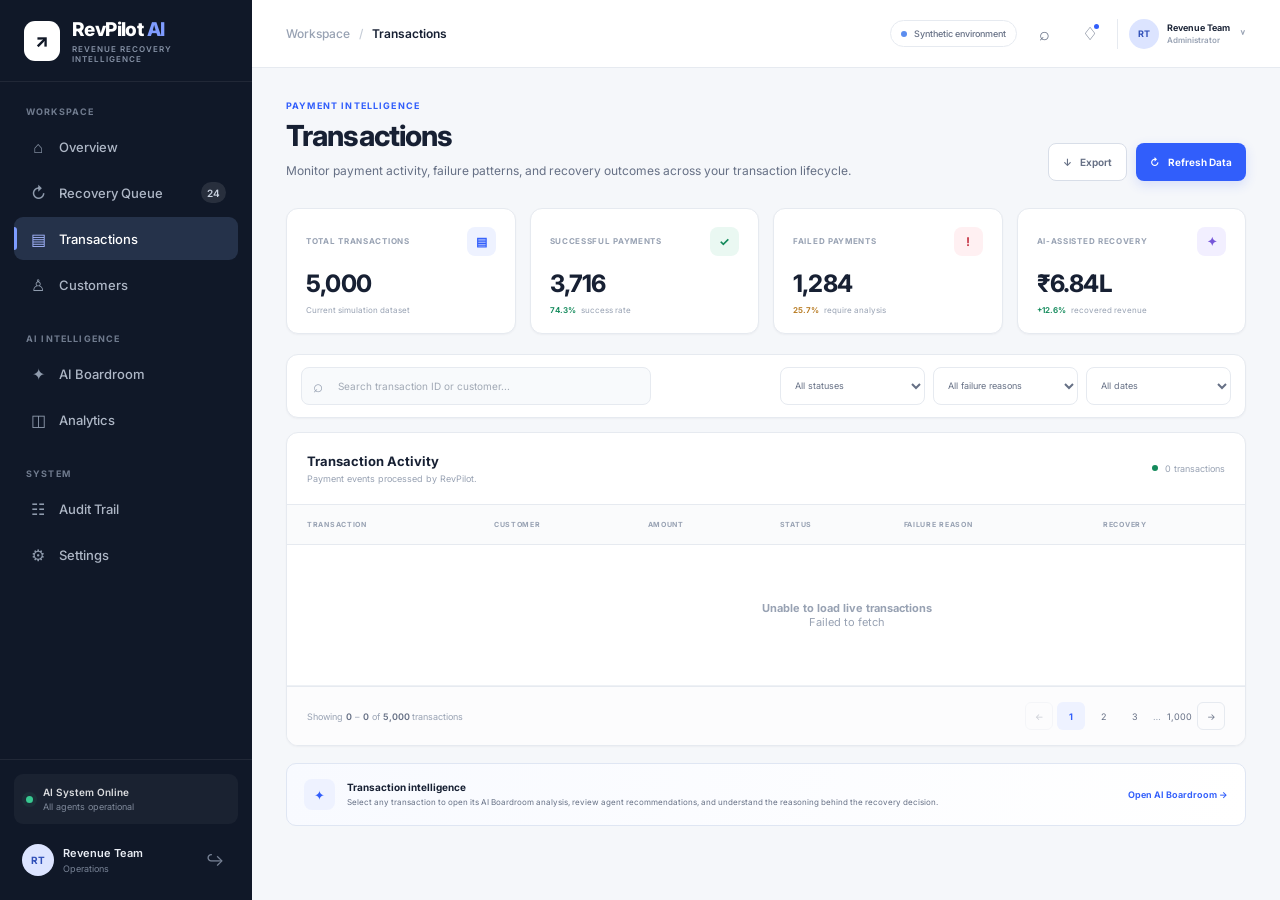
<file: frontend/transactions.html>
<!DOCTYPE html>
<html lang="en">

<head>
    <meta charset="UTF-8">

    <meta
        name="viewport"
        content="width=device-width, initial-scale=1.0"
    >

    <title>Transactions | RevPilot AI</title>

    <!-- Font -->
    <link
        rel="preconnect"
        href="https://fonts.googleapis.com"
    >

    <link
        rel="preconnect"
        href="https://fonts.gstatic.com"
        crossorigin
    >

    <link
        href="https://fonts.googleapis.com/css2?family=Inter:wght@400;500;600;700;800&display=swap"
        rel="stylesheet"
    >

    <!-- Page CSS -->
    <link
        rel="stylesheet"
        href="./transactions.css"
    >
</head>


<body>


    <!-- =====================================================
         APPLICATION SHELL
         ===================================================== -->

    <div class="app-shell">


        <!-- =================================================
             SIDEBAR
             ================================================= -->

        <aside class="sidebar">


            <!-- BRAND -->

            <div class="brand">

                <div class="brand-mark">
                    ↗
                </div>

                <div class="brand-info">

                    <div class="brand-name">
                        RevPilot <span>AI</span>
                    </div>

                    <div class="brand-caption">
                        REVENUE RECOVERY INTELLIGENCE
                    </div>

                </div>

            </div>


            <!-- NAVIGATION -->

            <nav class="sidebar-nav">


                <!-- WORKSPACE -->

                <div class="nav-section">

                    <div class="nav-section-title">
                        WORKSPACE
                    </div>


                    <a
                        href="dashboard.html"
                        class="nav-item"
                        data-page="overview"
                    >
                        <span class="nav-icon">
                            ⌂
                        </span>

                        <span>
                            Overview
                        </span>
                    </a>


                    <a
                        href="recovery.html"
                        class="nav-item"
                        data-page="recovery"
                    >
                        <span class="nav-icon">
                            ↻
                        </span>

                        <span>
                            Recovery Queue
                        </span>

                        <span class="nav-badge">
                            24
                        </span>
                    </a>


                    <a
                        href="transactions.html"
                        class="nav-item active"
                        data-page="transactions"
                    >
                        <span class="nav-icon">
                            ▤
                        </span>

                        <span>
                            Transactions
                        </span>
                    </a>


                    <a
                        href="customers.html"
                        class="nav-item"
                        data-page="customers"
                    >
                        <span class="nav-icon">
                            ♙
                        </span>

                        <span>
                            Customers
                        </span>
                    </a>

                </div>


                <!-- AI INTELLIGENCE -->

                <div class="nav-section">

                    <div class="nav-section-title">
                        AI INTELLIGENCE
                    </div>


                    <a
                        href="boardroom.html"
                        class="nav-item"
                        data-page="boardroom"
                    >
                        <span class="nav-icon">
                            ✦
                        </span>

                        <span>
                            AI Boardroom
                        </span>
                    </a>


                    <a
                        href="analytics.html"
                        class="nav-item"
                        data-page="analytics"
                    >
                        <span class="nav-icon">
                            ◫
                        </span>

                        <span>
                            Analytics
                        </span>
                    </a>

                </div>


                <!-- SYSTEM -->

                <div class="nav-section">

                    <div class="nav-section-title">
                        SYSTEM
                    </div>


                    <a
                        href="audit.html"
                        class="nav-item"
                        data-page="audit"
                    >
                        <span class="nav-icon">
                            ☷
                        </span>

                        <span>
                            Audit Trail
                        </span>
                    </a>


                    <a
                        href="settings.html"
                        class="nav-item"
                        data-page="settings"
                    >
                        <span class="nav-icon">
                            ⚙
                        </span>

                        <span>
                            Settings
                        </span>
                    </a>

                </div>

            </nav>


            <!-- SIDEBAR FOOTER -->

            <div class="sidebar-bottom">


                <!-- System status -->

                <div class="system-status">

                    <span class="status-dot"></span>

                    <div>

                        <strong>
                            AI System Online
                        </strong>

                        <span>
                            All agents operational
                        </span>

                    </div>

                </div>


                <!-- User -->

                <div class="sidebar-user">

                    <div class="user-avatar">
                        RT
                    </div>

                    <div class="user-info">

                        <strong>
                            Revenue Team
                        </strong>

                        <span>
                            Operations
                        </span>

                    </div>


                    <button
                        id="logoutBtn"
                        class="logout-btn"
                        title="Sign out"
                    >
                        ↪
                    </button>

                </div>

            </div>

        </aside>



        <!-- =================================================
             MAIN CONTENT
             ================================================= -->

        <main class="main-content">


            <!-- =================================================
                 TOP BAR
                 ================================================= -->

            <header class="topbar">


                <div class="breadcrumb">

                    <span>
                        Workspace
                    </span>

                    <span class="breadcrumb-separator">
                        /
                    </span>

                    <strong>
                        Transactions
                    </strong>

                </div>


                <div class="topbar-right">


                    <!-- Environment -->

                    <div class="environment-badge">

                        <span class="environment-dot"></span>

                        Synthetic environment

                    </div>


                    <!-- Search -->

                    <button
                        class="topbar-icon-btn"
                        id="globalSearchBtn"
                        title="Search"
                    >
                        ⌕
                    </button>


                    <!-- Notifications -->

                    <button
                        class="topbar-icon-btn"
                        id="notificationBtn"
                        title="Notifications"
                    >
                        ♢

                        <span class="notification-dot"></span>

                    </button>


                    <!-- User -->

                    <div class="topbar-user">

                        <div class="topbar-avatar">
                            RT
                        </div>

                        <div class="topbar-user-info">

                            <strong>
                                Revenue Team
                            </strong>

                            <span>
                                Administrator
                            </span>

                        </div>

                        <span class="topbar-chevron">
                            ˅
                        </span>

                    </div>

                </div>

            </header>



            <!-- =================================================
                 PAGE
                 ================================================= -->

            <section class="page-content">


                <!-- PAGE HEADER -->

                <div class="page-header">


                    <div class="page-header-copy">

                        <div class="eyebrow">
                            PAYMENT INTELLIGENCE
                        </div>

                        <h1>
                            Transactions
                        </h1>

                        <p>
                            Monitor payment activity, failure patterns,
                            and recovery outcomes across your transaction
                            lifecycle.
                        </p>

                    </div>


                    <div class="page-actions">

                        <button
                            type="button"
                            class="secondary-btn"
                            id="exportBtn"
                        >
                            <span>
                                ↓
                            </span>

                            Export
                        </button>


                        <button
                            type="button"
                            class="primary-btn"
                            id="refreshBtn"
                        >
                            <span>
                                ↻
                            </span>

                            Refresh Data
                        </button>

                    </div>

                </div>



                <!-- =================================================
                     METRICS
                     ================================================= -->

                <section class="metrics-grid">


                    <!-- Total -->

                    <article class="metric-card">

                        <div class="metric-top">

                            <span class="metric-label">
                                TOTAL TRANSACTIONS
                            </span>

                            <div class="metric-icon blue">
                                ▤
                            </div>

                        </div>

                        <div class="metric-value">
                            5,000
                        </div>

                        <div class="metric-meta">
                            Current simulation dataset
                        </div>

                    </article>


                    <!-- Successful -->

                    <article class="metric-card">

                        <div class="metric-top">

                            <span class="metric-label">
                                SUCCESSFUL PAYMENTS
                            </span>

                            <div class="metric-icon green">
                                ✓
                            </div>

                        </div>

                        <div class="metric-value">
                            3,716
                        </div>

                        <div class="metric-meta">

                            <span class="positive">
                                74.3%
                            </span>

                            success rate

                        </div>

                    </article>


                    <!-- Failed -->

                    <article class="metric-card">

                        <div class="metric-top">

                            <span class="metric-label">
                                FAILED PAYMENTS
                            </span>

                            <div class="metric-icon red">
                                !
                            </div>

                        </div>

                        <div class="metric-value">
                            1,284
                        </div>

                        <div class="metric-meta">

                            <span class="warning">
                                25.7%
                            </span>

                            require analysis

                        </div>

                    </article>


                    <!-- Recovered -->

                    <article class="metric-card">

                        <div class="metric-top">

                            <span class="metric-label">
                                AI-ASSISTED RECOVERY
                            </span>

                            <div class="metric-icon purple">
                                ✦
                            </div>

                        </div>

                        <div class="metric-value">
                            ₹6.84L
                        </div>

                        <div class="metric-meta">

                            <span class="positive">
                                +12.6%
                            </span>

                            recovered revenue

                        </div>

                    </article>

                </section>



                <!-- =================================================
                     SEARCH + FILTERS
                     ================================================= -->

                <section class="filter-toolbar">


                    <div class="search-wrapper">

                        <span class="search-icon">
                            ⌕
                        </span>

                        <input
                            type="search"
                            id="transactionSearch"
                            placeholder="Search transaction ID or customer..."
                            autocomplete="off"
                        >

                    </div>


                    <div class="filter-controls">


                        <select
                            id="statusFilter"
                            aria-label="Filter by status"
                        >

                            <option value="all">
                                All statuses
                            </option>

                            <option value="successful">
                                Successful
                            </option>

                            <option value="failed">
                                Failed
                            </option>

                            <option value="recovered">
                                Recovered
                            </option>

                        </select>


                        <select
                            id="failureFilter"
                            aria-label="Filter by failure reason"
                        >

                            <option value="all">
                                All failure reasons
                            </option>

                            <option value="insufficient funds">
                                Insufficient funds
                            </option>

                            <option value="bank error">
                                Bank error
                            </option>

                            <option value="payment declined">
                                Payment declined
                            </option>

                            <option value="network timeout">
                                Network timeout
                            </option>

                            <option value="card expired">
                                Card expired
                            </option>

                        </select>


                        <select
                            id="dateFilter"
                            aria-label="Filter by date"
                        >

                            <option value="all">
                                All dates
                            </option>

                            <option value="today">
                                Today
                            </option>

                            <option value="7days">
                                Last 7 days
                            </option>

                            <option value="30days">
                                Last 30 days
                            </option>

                        </select>

                    </div>

                </section>



                <!-- =================================================
                     TRANSACTION TABLE
                     ================================================= -->

                <section class="table-card">


                    <!-- Table Header -->

                    <div class="table-card-header">


                        <div>

                            <h2>
                                Transaction Activity
                            </h2>

                            <p>
                                Payment events processed by RevPilot.
                            </p>

                        </div>


                        <div class="table-status">

                            <span class="live-dot"></span>

                            <span id="visibleCount">
                                5 transactions
                            </span>

                        </div>

                    </div>



                    <!-- Table -->

                    <div class="table-scroll">

                        <table>

                            <thead>

                                <tr>

                                    <th>
                                        TRANSACTION
                                    </th>

                                    <th>
                                        CUSTOMER
                                    </th>

                                    <th>
                                        AMOUNT
                                    </th>

                                    <th>
                                        STATUS
                                    </th>

                                    <th>
                                        FAILURE REASON
                                    </th>

                                    <th>
                                        RECOVERY
                                    </th>

                                    <th>
                                        DATE
                                    </th>

                                    <th>
                                    </th>

                                </tr>

                            </thead>


                            <tbody id="transactionTableBody">


                                <!-- =================================================
                                     TRANSACTION 1
                                     ================================================= -->

                                <tr
                                    class="transaction-row"
                                    data-transaction-id="TXN-00001"
                                    data-customer="Aarav Sharma"
                                    data-status="failed"
                                    data-failure="insufficient funds"
                                >

                                    <td>

                                        <div class="transaction-cell">

                                            <strong>
                                                TXN-00001
                                            </strong>

                                            <span>
                                                Payment attempt #3
                                            </span>

                                        </div>

                                    </td>


                                    <td>

                                        <div class="customer-cell">

                                            <div class="customer-avatar">
                                                AS
                                            </div>

                                            <div>

                                                <strong>
                                                    Aarav Sharma
                                                </strong>

                                                <span>
                                                    Returning customer
                                                </span>

                                            </div>

                                        </div>

                                    </td>


                                    <td>

                                        <strong class="amount">
                                            ₹12,500
                                        </strong>

                                    </td>


                                    <td>

                                        <span class="status-pill failed">
                                            Failed
                                        </span>

                                    </td>


                                    <td>

                                        <div class="failure-cell">

                                            <strong>
                                                Insufficient funds
                                            </strong>

                                            <span>
                                                Bank response
                                            </span>

                                        </div>

                                    </td>


                                    <td>

                                        <div class="recovery-cell">

                                            <strong>
                                                Personalized reminder
                                            </strong>

                                            <span>
                                                AI recommended
                                            </span>

                                        </div>

                                    </td>


                                    <td>

                                        <div class="date-cell">

                                            <strong>
                                                Sep 04, 2026
                                            </strong>

                                            <span>
                                                12:42 PM
                                            </span>

                                        </div>

                                    </td>


                                    <td>

                                        <button
                                            class="view-btn"
                                            data-transaction="TXN-00001"
                                        >
                                            View
                                        </button>

                                    </td>

                                </tr>



                                <!-- =================================================
                                     TRANSACTION 2
                                     ================================================= -->

                                <tr
                                    class="transaction-row"
                                    data-transaction-id="TXN-00002"
                                    data-customer="Priya Mehta"
                                    data-status="recovered"
                                    data-failure="bank error"
                                >

                                    <td>

                                        <div class="transaction-cell">

                                            <strong>
                                                TXN-00002
                                            </strong>

                                            <span>
                                                Payment attempt #2
                                            </span>

                                        </div>

                                    </td>


                                    <td>

                                        <div class="customer-cell">

                                            <div class="customer-avatar">
                                                PM
                                            </div>

                                            <div>

                                                <strong>
                                                    Priya Mehta
                                                </strong>

                                                <span>
                                                    Returning customer
                                                </span>

                                            </div>

                                        </div>

                                    </td>


                                    <td>

                                        <strong class="amount">
                                            ₹8,400
                                        </strong>

                                    </td>


                                    <td>

                                        <span class="status-pill recovered">
                                            Recovered
                                        </span>

                                    </td>


                                    <td>

                                        <div class="failure-cell">

                                            <strong>
                                                Bank error
                                            </strong>

                                            <span>
                                                Temporary failure
                                            </span>

                                        </div>

                                    </td>


                                    <td>

                                        <div class="recovery-cell recovered">

                                            <strong>
                                                Payment recovered
                                            </strong>

                                            <span>
                                                ₹8,400 recovered
                                            </span>

                                        </div>

                                    </td>


                                    <td>

                                        <div class="date-cell">

                                            <strong>
                                                Sep 04, 2026
                                            </strong>

                                            <span>
                                                12:18 PM
                                            </span>

                                        </div>

                                    </td>


                                    <td>

                                        <button
                                            class="view-btn"
                                            data-transaction="TXN-00002"
                                        >
                                            View
                                        </button>

                                    </td>

                                </tr>



                                <!-- =================================================
                                     TRANSACTION 3
                                     ================================================= -->

                                <tr
                                    class="transaction-row"
                                    data-transaction-id="TXN-00003"
                                    data-customer="Rohan Patel"
                                    data-status="failed"
                                    data-failure="payment declined"
                                >

                                    <td>

                                        <div class="transaction-cell">

                                            <strong>
                                                TXN-00003
                                            </strong>

                                            <span>
                                                Payment attempt #4
                                            </span>

                                        </div>

                                    </td>


                                    <td>

                                        <div class="customer-cell">

                                            <div class="customer-avatar">
                                                RP
                                            </div>

                                            <div>

                                                <strong>
                                                    Rohan Patel
                                                </strong>

                                                <span>
                                                    High-value customer
                                                </span>

                                            </div>

                                        </div>

                                    </td>


                                    <td>

                                        <strong class="amount">
                                            ₹21,900
                                        </strong>

                                    </td>


                                    <td>

                                        <span class="status-pill failed">
                                            Failed
                                        </span>

                                    </td>


                                    <td>

                                        <div class="failure-cell">

                                            <strong>
                                                Payment declined
                                            </strong>

                                            <span>
                                                Issuer response
                                            </span>

                                        </div>

                                    </td>


                                    <td>

                                        <div class="recovery-cell">

                                            <strong>
                                                Retry + reminder
                                            </strong>

                                            <span>
                                                72% probability
                                            </span>

                                        </div>

                                    </td>


                                    <td>

                                        <div class="date-cell">

                                            <strong>
                                                Sep 04, 2026
                                            </strong>

                                            <span>
                                                11:56 AM
                                            </span>

                                        </div>

                                    </td>


                                    <td>

                                        <button
                                            class="view-btn"
                                            data-transaction="TXN-00003"
                                        >
                                            View
                                        </button>

                                    </td>

                                </tr>



                                <!-- =================================================
                                     TRANSACTION 4
                                     ================================================= -->

                                <tr
                                    class="transaction-row"
                                    data-transaction-id="TXN-00004"
                                    data-customer="Sneha Kulkarni"
                                    data-status="recovered"
                                    data-failure="network timeout"
                                >

                                    <td>

                                        <div class="transaction-cell">

                                            <strong>
                                                TXN-00004
                                            </strong>

                                            <span>
                                                Payment attempt #2
                                            </span>

                                        </div>

                                    </td>


                                    <td>

                                        <div class="customer-cell">

                                            <div class="customer-avatar">
                                                SK
                                            </div>

                                            <div>

                                                <strong>
                                                    Sneha Kulkarni
                                                </strong>

                                                <span>
                                                    Returning customer
                                                </span>

                                            </div>

                                        </div>

                                    </td>


                                    <td>

                                        <strong class="amount">
                                            ₹5,600
                                        </strong>

                                    </td>


                                    <td>

                                        <span class="status-pill recovered">
                                            Recovered
                                        </span>

                                    </td>


                                    <td>

                                        <div class="failure-cell">

                                            <strong>
                                                Network timeout
                                            </strong>

                                            <span>
                                                Gateway timeout
                                            </span>

                                        </div>

                                    </td>


                                    <td>

                                        <div class="recovery-cell recovered">

                                            <strong>
                                                Retry successful
                                            </strong>

                                            <span>
                                                ₹5,600 recovered
                                            </span>

                                        </div>

                                    </td>


                                    <td>

                                        <div class="date-cell">

                                            <strong>
                                                Sep 04, 2026
                                            </strong>

                                            <span>
                                                11:31 AM
                                            </span>

                                        </div>

                                    </td>


                                    <td>

                                        <button
                                            class="view-btn"
                                            data-transaction="TXN-00004"
                                        >
                                            View
                                        </button>

                                    </td>

                                </tr>



                                <!-- =================================================
                                     TRANSACTION 5
                                     ================================================= -->

                                <tr
                                    class="transaction-row"
                                    data-transaction-id="TXN-00005"
                                    data-customer="Vikram Rao"
                                    data-status="failed"
                                    data-failure="card expired"
                                >

                                    <td>

                                        <div class="transaction-cell">

                                            <strong>
                                                TXN-00005
                                            </strong>

                                            <span>
                                                Payment attempt #2
                                            </span>

                                        </div>

                                    </td>


                                    <td>

                                        <div class="customer-cell">

                                            <div class="customer-avatar">
                                                VR
                                            </div>

                                            <div>

                                                <strong>
                                                    Vikram Rao
                                                </strong>

                                                <span>
                                                    New customer
                                                </span>

                                            </div>

                                        </div>

                                    </td>


                                    <td>

                                        <strong class="amount">
                                            ₹15,750
                                        </strong>

                                    </td>


                                    <td>

                                        <span class="status-pill failed">
                                            Failed
                                        </span>

                                    </td>


                                    <td>

                                        <div class="failure-cell">

                                            <strong>
                                                Card expired
                                            </strong>

                                            <span>
                                                Payment method
                                            </span>

                                        </div>

                                    </td>


                                    <td>

                                        <div class="recovery-cell blocked">

                                            <strong>
                                                Recovery paused
                                            </strong>

                                            <span>
                                                Payment method update
                                            </span>

                                        </div>

                                    </td>


                                    <td>

                                        <div class="date-cell">

                                            <strong>
                                                Sep 03, 2026
                                            </strong>

                                            <span>
                                                06:24 PM
                                            </span>

                                        </div>

                                    </td>


                                    <td>

                                        <button
                                            class="view-btn"
                                            data-transaction="TXN-00005"
                                        >
                                            View
                                        </button>

                                    </td>

                                </tr>

                            </tbody>

                        </table>

                    </div>



                    <!-- =================================================
                         TABLE FOOTER
                         ================================================= -->

                    <div class="table-footer">


                        <div class="pagination-summary">

                            Showing
                            <strong id="paginationStart">
                                1
                            </strong>
                            –
                            <strong id="paginationEnd">
                                5
                            </strong>

                            of

                            <strong>
                                5,000
                            </strong>

                            transactions

                        </div>


                        <div class="pagination">


                            <button
                                class="pagination-btn"
                                id="previousPage"
                                disabled
                            >
                                ←
                            </button>


                            <button
                                class="pagination-number active"
                                data-page="1"
                            >
                                1
                            </button>


                            <button
                                class="pagination-number"
                                data-page="2"
                            >
                                2
                            </button>


                            <button
                                class="pagination-number"
                                data-page="3"
                            >
                                3
                            </button>


                            <span>
                                …
                            </span>


                            <button
                                class="pagination-number"
                                data-page="1000"
                            >
                                1,000
                            </button>


                            <button
                                class="pagination-btn"
                                id="nextPage"
                            >
                                →
                            </button>

                        </div>

                    </div>

                </section>



                <!-- =================================================
                     INTELLIGENCE BANNER
                     ================================================= -->

                <div class="intelligence-banner">


                    <div class="intelligence-icon">
                        ✦
                    </div>


                    <div class="intelligence-copy">

                        <strong>
                            Transaction intelligence
                        </strong>

                        <p>
                            Select any transaction to open its AI Boardroom
                            analysis, review agent recommendations, and
                            understand the reasoning behind the recovery decision.
                        </p>

                    </div>


                    <a
                        href="boardroom.html"
                        class="intelligence-link"
                    >
                        Open AI Boardroom →
                    </a>

                </div>


            </section>

        </main>

    </div>


    <!-- =====================================================
         JAVASCRIPT
         ===================================================== -->

    <script src="./transactions.js"></script>

</body>

</html>
</file>
<file: frontend/style.css>
/* =========================================================
   REV PILOT AI
   Enterprise Fintech Design System
   ========================================================= */

:root {
    --ink: #101828;
    --ink-soft: #344054;
    --muted: #667085;
    --muted-light: #98a2b3;

    --white: #ffffff;
    --canvas: #f7f8fa;
    --line: #eaecf0;

    --primary: #3157d5;
    --primary-dark: #2546b8;
    --primary-soft: #eef2ff;

    --success: #16845b;
    --success-soft: #ecfdf3;

    --danger: #c4322d;
    --danger-soft: #fef3f2;

    --warning: #b7791f;
    --warning-soft: #fffaeb;

    --shadow-card:
        0 1px 2px rgba(16, 24, 40, 0.03),
        0 12px 32px rgba(16, 24, 40, 0.06);

    --shadow-button:
        0 4px 12px rgba(49, 87, 213, 0.18);

    --radius-sm: 8px;
    --radius-md: 12px;
    --radius-lg: 18px;

    --transition: 180ms ease;
}


/* =========================================================
   RESET
   ========================================================= */

* {
    margin: 0;
    padding: 0;
    box-sizing: border-box;
}

html,
body {
    min-height: 100%;
}

body {
    font-family: "Inter", sans-serif;
    color: var(--ink);
    -webkit-font-smoothing: antialiased;
}

button,
input {
    font: inherit;
}


/* =========================================================
   LOGIN PAGE
   ========================================================= */

.login-page {
    min-height: 100vh;
    background: var(--canvas);
}


/* =========================================================
   LOGIN LAYOUT
   ========================================================= */

.login-layout {
    min-height: 100vh;
    display: grid;
    grid-template-columns: 52% 48%;
}


/* =========================================================
   LEFT BRAND PANEL
   ========================================================= */

.login-brand {
    background: #111827;
    color: white;
    padding: 48px 7vw;
    display: flex;
    flex-direction: column;
    justify-content: space-between;
    position: relative;
    overflow: hidden;
}


/* Subtle background detail */

.login-brand::before {
    content: "";
    position: absolute;
    width: 520px;
    height: 520px;
    border: 1px solid rgba(255, 255, 255, 0.06);
    border-radius: 50%;
    right: -250px;
    top: -180px;
}

.login-brand::after {
    content: "";
    position: absolute;
    width: 360px;
    height: 360px;
    border: 1px solid rgba(255, 255, 255, 0.04);
    border-radius: 50%;
    left: -190px;
    bottom: -180px;
}


/* =========================================================
   BRAND
   ========================================================= */

.brand-logo {
    display: flex;
    align-items: center;
    gap: 12px;
    position: relative;
    z-index: 2;
}

.brand-symbol {
    width: 40px;
    height: 40px;
    border-radius: 10px;

    background: white;
    color: var(--ink);

    display: flex;
    align-items: center;
    justify-content: center;

    font-size: 20px;
    font-weight: 800;

    box-shadow: 0 5px 18px rgba(0, 0, 0, 0.15);
}

.brand-name {
    font-size: 18px;
    font-weight: 800;
    letter-spacing: -0.5px;
}

.brand-name span {
    color: #7d9cff;
}

.brand-caption {
    color: rgba(255, 255, 255, 0.48);
    font-size: 10px;
    margin-top: 2px;
}


/* =========================================================
   BRAND CONTENT
   ========================================================= */

.brand-content {
    max-width: 610px;
    position: relative;
    z-index: 2;
}

.mini-label {
    display: inline-flex;
    align-items: center;

    color: #a9baff;
    font-size: 10px;
    font-weight: 700;
    letter-spacing: 1.2px;

    margin-bottom: 18px;
}

.mini-label::before {
    content: "";
    width: 6px;
    height: 6px;
    background: #7d9cff;
    border-radius: 50%;
    margin-right: 8px;
}

.brand-content h1 {
    font-size: clamp(38px, 4vw, 58px);
    line-height: 1.06;
    letter-spacing: -2.6px;
    font-weight: 750;
    max-width: 650px;
}

.brand-content h1 span {
    color: #8da7ff;
}

.brand-content p {
    max-width: 500px;
    margin-top: 24px;

    color: rgba(255, 255, 255, 0.56);

    font-size: 14px;
    line-height: 1.75;
}


/* =========================================================
   TRUST METRICS
   ========================================================= */

.brand-footer {
    display: flex;
    align-items: center;
    gap: 24px;
    position: relative;
    z-index: 2;
}

.trust-item {
    display: flex;
    flex-direction: column;
    gap: 3px;
}

.trust-item strong {
    font-size: 18px;
    font-weight: 750;
}

.trust-item span {
    color: rgba(255, 255, 255, 0.42);
    font-size: 9px;
}

.trust-divider {
    width: 1px;
    height: 30px;
    background: rgba(255, 255, 255, 0.1);
}


/* =========================================================
   RIGHT LOGIN PANEL
   ========================================================= */

.login-panel {
    min-height: 100vh;
    background: var(--canvas);

    display: flex;
    flex-direction: column;
    justify-content: center;
    align-items: center;

    padding: 40px;
}


/* =========================================================
   LOGIN CARD
   ========================================================= */

.login-card {
    width: min(430px, 100%);
    background: var(--white);

    border: 1px solid var(--line);
    border-radius: var(--radius-lg);

    padding: 38px;

    box-shadow: var(--shadow-card);

    animation: loginAppear 450ms ease both;
}

@keyframes loginAppear {
    from {
        opacity: 0;
        transform: translateY(8px);
    }

    to {
        opacity: 1;
        transform: translateY(0);
    }
}


/* =========================================================
   MOBILE BRAND
   ========================================================= */

.mobile-brand {
    display: none;
}


/* =========================================================
   LOGIN HEADING
   ========================================================= */

.login-heading {
    margin-bottom: 30px;
}

.welcome-label {
    color: var(--primary);
    font-size: 9px;
    font-weight: 750;
    letter-spacing: 1.1px;

    margin-bottom: 9px;
}

.login-heading h2 {
    font-size: 28px;
    font-weight: 750;
    letter-spacing: -1px;
}

.login-heading p {
    color: var(--muted);
    font-size: 12px;
    margin-top: 6px;
}


/* =========================================================
   FORM
   ========================================================= */

.form-group {
    margin-bottom: 20px;
}

.form-group label,
.password-label label {
    display: block;

    color: var(--ink-soft);

    font-size: 11px;
    font-weight: 600;

    margin-bottom: 7px;
}


/* =========================================================
   PASSWORD LABEL
   ========================================================= */

.password-label {
    display: flex;
    justify-content: space-between;
    align-items: center;
}

.password-label label {
    margin-bottom: 7px;
}

.forgot-button {
    border: none;
    background: none;

    color: var(--primary);

    font-size: 10px;
    font-weight: 600;

    cursor: pointer;

    margin-bottom: 7px;
}

.forgot-button:hover {
    color: var(--primary-dark);
}


/* =========================================================
   INPUTS
   ========================================================= */

.form-group input {
    width: 100%;
    height: 46px;

    border: 1px solid var(--line);
    border-radius: var(--radius-sm);

    background: #fcfcfd;

    padding: 0 13px;

    color: var(--ink);
    font-size: 12px;

    outline: none;

    transition:
        border-color var(--transition),
        box-shadow var(--transition),
        background var(--transition);
}

.form-group input::placeholder {
    color: var(--muted-light);
}

.form-group input:hover {
    border-color: #d0d5dd;
}

.form-group input:focus {
    background: white;
    border-color: var(--primary);

    box-shadow: 0 0 0 3px var(--primary-soft);
}


/* =========================================================
   PASSWORD INPUT
   ========================================================= */

.password-input {
    position: relative;
}

.password-input input {
    padding-right: 58px;
}

.password-toggle {
    position: absolute;
    right: 11px;
    top: 50%;
    transform: translateY(-50%);

    border: none;
    background: none;

    color: var(--muted);
    font-size: 10px;
    font-weight: 600;

    cursor: pointer;
}

.password-toggle:hover {
    color: var(--primary);
}


/* =========================================================
   REMEMBER ME
   ========================================================= */

.remember-row {
    margin-top: -3px;
    margin-bottom: 21px;
}

.checkbox-label {
    display: flex;
    align-items: center;
    gap: 8px;

    color: var(--muted);

    font-size: 10px;
    cursor: pointer;
}

.checkbox-label input {
    width: 14px;
    height: 14px;
    accent-color: var(--primary);
}


/* =========================================================
   LOGIN BUTTON
   ========================================================= */

.login-button {
    width: 100%;
    height: 46px;

    border: none;
    border-radius: var(--radius-sm);

    background: var(--primary);
    color: white;

    font-size: 12px;
    font-weight: 650;

    display: flex;
    align-items: center;
    justify-content: center;
    gap: 10px;

    cursor: pointer;

    box-shadow: var(--shadow-button);

    transition:
        background var(--transition),
        transform var(--transition),
        box-shadow var(--transition);
}

.login-button span {
    font-size: 17px;
    line-height: 0;
    transition: transform var(--transition);
}

.login-button:hover {
    background: var(--primary-dark);
    transform: translateY(-1px);
    box-shadow: 0 7px 18px rgba(49, 87, 213, 0.22);
}

.login-button:hover span {
    transform: translateX(3px);
}

.login-button:active {
    transform: translateY(0);
}


/* =========================================================
   DIVIDER
   ========================================================= */

.login-divider {
    display: flex;
    align-items: center;
    gap: 12px;

    margin: 25px 0;

    color: var(--muted-light);
    font-size: 8px;
    font-weight: 600;
    letter-spacing: 0.7px;
}

.login-divider::before,
.login-divider::after {
    content: "";
    height: 1px;
    flex: 1;
    background: var(--line);
}


/* =========================================================
   SSO BUTTON
   ========================================================= */

.sso-button {
    width: 100%;
    height: 44px;

    border: 1px solid var(--line);
    border-radius: var(--radius-sm);

    background: white;
    color: var(--ink-soft);

    font-size: 11px;
    font-weight: 600;

    display: flex;
    align-items: center;
    justify-content: center;
    gap: 10px;

    cursor: pointer;

    transition:
        background var(--transition),
        border-color var(--transition),
        transform var(--transition);
}

.sso-button:hover {
    background: #f9fafb;
    border-color: #d0d5dd;
    transform: translateY(-1px);
}

.sso-icon {
    font-size: 14px;
    font-weight: 700;
}


/* =========================================================
   SECURITY
   ========================================================= */

.login-security {
    display: flex;
    justify-content: center;
    align-items: center;
    gap: 6px;

    color: var(--muted-light);

    font-size: 9px;

    margin-top: 24px;
}

.security-icon {
    width: 15px;
    height: 15px;

    border-radius: 50%;

    background: var(--success-soft);
    color: var(--success);

    display: flex;
    align-items: center;
    justify-content: center;

    font-size: 8px;
    font-weight: 800;
}


/* =========================================================
   LOGIN FOOTER
   ========================================================= */

.login-footer {
    width: min(430px, 100%);

    display: flex;
    justify-content: center;
    gap: 18px;

    color: var(--muted-light);

    font-size: 9px;

    margin-top: 20px;
}


/* =========================================================
   RESPONSIVE
   ========================================================= */

@media (max-width: 900px) {

    .login-layout {
        grid-template-columns: 1fr;
    }

    .login-brand {
        display: none;
    }

    .login-panel {
        min-height: 100vh;
        padding: 25px;
    }

    .mobile-brand {
        display: flex;
        align-items: center;
        gap: 10px;
        margin-bottom: 34px;
    }

    .mobile-brand .brand-symbol {
        width: 34px;
        height: 34px;
        font-size: 16px;
    }

    .mobile-brand .brand-name {
        font-size: 16px;
    }
}


@media (max-width: 480px) {

    .login-panel {
        padding: 18px;
    }

    .login-card {
        padding: 28px 22px;
        border-radius: 15px;
    }

    .login-heading h2 {
        font-size: 25px;
    }

    .login-footer {
        gap: 12px;
    }
}
</file>
<file: frontend/analytics.css>
/* =========================================================
   REVPILOT AI — ANALYTICS
   Premium Enterprise Fintech Interface
   ========================================================= */


/* =========================================================
   DESIGN TOKENS
   ========================================================= */

:root {
    --bg: #f5f7fa;
    --surface: #ffffff;
    --surface-soft: #f8fafc;

    --sidebar: #101828;
    --sidebar-hover: #1b2536;
    --sidebar-active: #25324a;

    --text-primary: #172033;
    --text-secondary: #667085;
    --text-muted: #98a2b3;

    --border: #e6eaf0;
    --border-strong: #d8dee8;

    --primary: #315efb;
    --primary-dark: #244bd4;
    --primary-soft: #eef2ff;

    --success: #138a5b;
    --success-soft: #eaf8f2;

    --warning: #b7791f;
    --warning-soft: #fff7e6;

    --danger: #c83d4d;
    --danger-soft: #fff0f2;

    --purple: #7657d9;
    --purple-soft: #f2efff;

    --sidebar-width: 252px;

    --radius-sm: 8px;
    --radius-md: 12px;
    --radius-lg: 16px;

    --shadow-sm:
        0 1px 2px rgba(16, 24, 40, 0.04);

    --shadow-md:
        0 6px 20px rgba(16, 24, 40, 0.06);
}


/* =========================================================
   RESET
   ========================================================= */

* {
    margin: 0;
    padding: 0;
    box-sizing: border-box;
}

html {
    scroll-behavior: smooth;
}

body {
    min-height: 100vh;

    font-family: "Inter", sans-serif;

    background: var(--bg);
    color: var(--text-primary);

    -webkit-font-smoothing: antialiased;
}

button,
input,
select {
    font: inherit;
}

button {
    border: none;
    cursor: pointer;
}

a {
    color: inherit;
    text-decoration: none;
}


/* =========================================================
   APP SHELL
   ========================================================= */

.app-shell {
    min-height: 100vh;
}


/* =========================================================
   SIDEBAR
   ========================================================= */

.sidebar {
    position: fixed;

    left: 0;
    top: 0;
    bottom: 0;

    width: var(--sidebar-width);

    display: flex;
    flex-direction: column;

    background: var(--sidebar);
    color: #ffffff;

    z-index: 100;
}


/* =========================================================
   BRAND
   ========================================================= */

.brand {
    height: 82px;

    display: flex;
    align-items: center;

    padding: 0 24px;

    border-bottom: 1px solid rgba(255, 255, 255, 0.07);
}

.brand-mark {
    width: 40px;
    height: 40px;

    display: flex;
    align-items: center;
    justify-content: center;

    margin-right: 12px;

    border-radius: 11px;

    background: #ffffff;
    color: #111827;

    font-size: 18px;
    font-weight: 800;
}

.brand-info {
    display: flex;
    flex-direction: column;

    gap: 3px;
}

.brand-name {
    color: #ffffff;

    font-size: 19px;
    font-weight: 800;

    letter-spacing: -0.6px;
}

.brand-name span {
    color: #7f9cff;
}

.brand-caption {
    color: #8591a5;

    font-size: 8px;
    font-weight: 600;

    letter-spacing: 1px;
}


/* =========================================================
   NAVIGATION
   ========================================================= */

.sidebar-nav {
    flex: 1;

    padding: 24px 14px;

    overflow-y: auto;
}

.nav-section {
    margin-bottom: 27px;
}

.nav-section-title {
    display: block;

    padding: 0 12px;
    margin-bottom: 8px;

    color: #707b8e;

    font-size: 9px;
    font-weight: 700;

    letter-spacing: 1.15px;
}

.nav-item {
    position: relative;

    width: 100%;
    height: 43px;

    display: flex;
    align-items: center;

    gap: 9px;

    padding: 0 12px;
    margin-bottom: 3px;

    border-radius: 9px;

    background: transparent;

    color: #aeb7c6;

    font-size: 13px;
    font-weight: 500;

    transition:
        background 0.18s ease,
        color 0.18s ease;
}

.nav-item:hover {
    background: var(--sidebar-hover);
    color: #ffffff;
}

.nav-item.active {
    background: var(--sidebar-active);
    color: #ffffff;
}

.nav-item.active::before {
    content: "";

    position: absolute;

    left: 0;
    top: 10px;

    width: 3px;
    height: 23px;

    border-radius: 0 4px 4px 0;

    background: #7d9cff;
}

.nav-icon {
    width: 24px;

    display: flex;
    align-items: center;
    justify-content: center;

    color: #8f9bad;

    font-size: 16px;
}

.nav-item.active .nav-icon {
    color: #a5b7ff;
}

.nav-badge {
    margin-left: auto;

    min-width: 25px;
    height: 21px;

    display: flex;
    align-items: center;
    justify-content: center;

    padding: 0 6px;

    border-radius: 20px;

    background: rgba(255, 255, 255, 0.1);

    color: #cbd4e2;

    font-size: 10px;
    font-weight: 600;
}


/* =========================================================
   SIDEBAR BOTTOM
   ========================================================= */

.sidebar-bottom {
    padding: 14px;

    border-top: 1px solid rgba(255, 255, 255, 0.07);
}

.system-status {
    display: flex;
    align-items: center;

    gap: 10px;

    padding: 12px;

    margin-bottom: 10px;

    border-radius: 9px;

    background: rgba(255, 255, 255, 0.045);
}

.status-dot {
    width: 7px;
    height: 7px;

    flex-shrink: 0;

    border-radius: 50%;

    background: #38c991;

    box-shadow:
        0 0 0 4px rgba(56, 201, 145, 0.08);
}

.system-status div {
    display: flex;
    flex-direction: column;

    gap: 3px;
}

.system-status strong {
    color: rgba(255, 255, 255, 0.84);

    font-size: 10px;
    font-weight: 600;
}

.system-status span {
    color: #7f899a;

    font-size: 9px;
}

.sidebar-user {
    display: flex;
    align-items: center;

    padding: 10px 8px;
}

.user-avatar,
.topbar-avatar {
    display: flex;
    align-items: center;
    justify-content: center;

    border-radius: 50%;

    background: #dce4ff;
    color: #3151b8;

    font-weight: 700;
}

.user-avatar {
    width: 32px;
    height: 32px;

    margin-right: 9px;

    font-size: 10px;
}

.user-info {
    min-width: 0;

    display: flex;
    flex-direction: column;

    gap: 3px;
}

.user-info strong {
    color: #e9edf4;

    font-size: 11px;
    font-weight: 600;
}

.user-info span {
    color: #778295;

    font-size: 9px;
}

.logout-btn {
    width: 30px;
    height: 30px;

    margin-left: auto;

    border-radius: 7px;

    background: transparent;
    color: #778295;

    font-size: 16px;

    transition:
        background 0.18s ease,
        color 0.18s ease;
}

.logout-btn:hover {
    background: rgba(255, 255, 255, 0.07);
    color: #ffffff;
}


/* =========================================================
   MAIN CONTENT
   ========================================================= */

.main-content {
    min-height: 100vh;

    margin-left: var(--sidebar-width);
}


/* =========================================================
   TOPBAR
   ========================================================= */

.topbar {
    position: sticky;
    top: 0;

    z-index: 50;

    height: 68px;

    display: flex;
    align-items: center;
    justify-content: space-between;

    padding: 0 34px;

    background: rgba(255, 255, 255, 0.95);

    border-bottom: 1px solid var(--border);

    backdrop-filter: blur(12px);
}

.breadcrumb {
    display: flex;
    align-items: center;

    color: var(--text-muted);

    font-size: 12px;
    font-weight: 500;
}

.breadcrumb-separator {
    margin: 0 9px;

    color: #c5ccd7;
}

.breadcrumb strong {
    color: var(--text-primary);

    font-weight: 600;
}

.topbar-right {
    display: flex;
    align-items: center;

    gap: 10px;
}

.environment-badge {
    display: flex;
    align-items: center;

    gap: 7px;

    padding: 7px 10px;

    border: 1px solid var(--border);

    border-radius: 20px;

    background: #ffffff;

    color: var(--text-secondary);

    font-size: 9px;
    font-weight: 500;
}

.environment-dot {
    width: 6px;
    height: 6px;

    border-radius: 50%;

    background: #5b8def;
}

.topbar-icon-btn {
    position: relative;

    width: 35px;
    height: 35px;

    display: flex;
    align-items: center;
    justify-content: center;

    border-radius: 8px;

    background: transparent;

    color: var(--text-secondary);

    font-size: 18px;

    transition:
        background 0.18s ease,
        color 0.18s ease;
}

.topbar-icon-btn:hover {
    background: var(--surface-soft);

    color: var(--text-primary);
}

.notification-dot {
    position: absolute;

    top: 8px;
    right: 8px;

    width: 5px;
    height: 5px;

    border-radius: 50%;

    background: var(--primary);
}

.topbar-user {
    display: flex;
    align-items: center;

    gap: 8px;

    padding-left: 11px;

    border-left: 1px solid var(--border);

    color: var(--text-secondary);

    font-size: 10px;
    font-weight: 600;
}

.topbar-avatar {
    width: 30px;
    height: 30px;

    font-size: 9px;
}

.topbar-user-info {
    display: flex;
    flex-direction: column;

    gap: 2px;
}

.topbar-user-info strong {
    color: var(--text-primary);

    font-size: 9px;
    font-weight: 650;
}

.topbar-user-info span {
    color: var(--text-muted);

    font-size: 8px;
}

.topbar-chevron {
    color: var(--text-muted);

    font-size: 12px;
}


/* =========================================================
   PAGE CONTENT
   ========================================================= */

.page-content {
    max-width: 1700px;

    margin: 0 auto;

    padding: 32px 34px 55px;
}


/* =========================================================
   PAGE HEADER
   ========================================================= */

.page-header {
    display: flex;
    align-items: flex-end;
    justify-content: space-between;

    gap: 22px;

    margin-bottom: 25px;
}

.page-header-copy {
    max-width: 760px;
}

.eyebrow {
    margin-bottom: 8px;

    color: var(--primary);

    font-size: 9px;
    font-weight: 700;

    letter-spacing: 1.15px;
}

.page-header h1 {
    margin-bottom: 7px;

    color: var(--text-primary);

    font-size: 29px;
    font-weight: 750;

    line-height: 1.2;

    letter-spacing: -0.9px;
}

.page-header p {
    color: var(--text-secondary);

    font-size: 12px;

    line-height: 1.65;
}

.page-actions {
    display: flex;
    align-items: center;

    gap: 9px;
}


/* =========================================================
   PERIOD SELECT
   ========================================================= */

.period-select {
    height: 38px;

    padding: 0 11px;

    border: 1px solid var(--border-dark);

    border-radius: 8px;

    background: #ffffff;

    color: var(--text-secondary);

    font-size: 10px;

    outline: none;

    cursor: pointer;
}

.period-select:focus {
    border-color: #b8c6f5;

    box-shadow:
        0 0 0 3px rgba(49, 94, 251, 0.06);
}


/* =========================================================
   BUTTONS
   ========================================================= */

.secondary-btn {
    height: 38px;

    display: inline-flex;
    align-items: center;
    justify-content: center;

    gap: 7px;

    padding: 0 14px;

    border: 1px solid var(--border-strong);

    border-radius: 8px;

    background: #ffffff;

    color: var(--text-secondary);

    font-size: 10px;
    font-weight: 600;

    transition:
        background 0.18s ease,
        border-color 0.18s ease,
        color 0.18s ease;
}

.secondary-btn:hover {
    background: var(--surface-soft);

    border-color: #cbd3de;

    color: var(--text-primary);
}


/* =========================================================
   METRIC CARDS
   ========================================================= */

.metrics-grid {
    display: grid;

    grid-template-columns: repeat(4, 1fr);

    gap: 14px;

    margin-bottom: 16px;
}

.metric-card {
    padding: 18px 19px;

    background: var(--surface);

    border: 1px solid var(--border);

    border-radius: var(--radius-md);

    box-shadow: var(--shadow-sm);

    transition:
        transform 0.2s ease,
        box-shadow 0.2s ease;
}

.metric-card:hover {
    transform: translateY(-2px);

    box-shadow: var(--shadow-md);
}

.metric-top {
    display: flex;
    align-items: center;
    justify-content: space-between;

    margin-bottom: 13px;
}

.metric-top > span {
    color: var(--text-muted);

    font-size: 8px;
    font-weight: 700;

    letter-spacing: 0.7px;
}

.metric-icon {
    width: 29px;
    height: 29px;

    display: flex;
    align-items: center;
    justify-content: center;

    border-radius: 8px;

    font-size: 12px;
    font-weight: 700;
}

.metric-icon.warning {
    background: var(--warning-soft);
    color: var(--warning);
}

.metric-icon.success {
    background: var(--success-soft);
    color: var(--success);
}

.metric-icon.blue {
    background: var(--primary-soft);
    color: var(--primary);
}

.metric-icon.purple {
    background: var(--purple-soft);
    color: var(--purple);
}

.metric-value {
    display: block;

    margin-bottom: 7px;

    color: var(--text-primary);

    font-size: 24px;
    font-weight: 750;

    letter-spacing: -0.8px;
}

.metric-meta {
    color: var(--text-muted);

    font-size: 8px;
}

.metric-meta.positive {
    color: var(--success);

    font-weight: 600;
}


/* =========================================================
   ANALYTICS GRID
   ========================================================= */

.analytics-grid {
    display: grid;

    grid-template-columns: minmax(0, 1.6fr) minmax(280px, 0.85fr);

    gap: 14px;

    margin-bottom: 14px;
}

.secondary-grid {
    grid-template-columns: minmax(0, 1.15fr) minmax(340px, 0.85fr);
}


/* =========================================================
   ANALYTICS CARDS
   ========================================================= */

.analytics-card {
    min-width: 0;

    padding: 20px;

    background: var(--surface);

    border: 1px solid var(--border);

    border-radius: var(--radius-md);

    box-shadow: var(--shadow-sm);
}

.card-header {
    display: flex;
    align-items: flex-start;
    justify-content: space-between;

    gap: 16px;

    margin-bottom: 18px;
}

.card-eyebrow {
    margin-bottom: 5px;

    color: var(--text-muted);

    font-size: 8px;
    font-weight: 700;

    letter-spacing: 0.9px;
}

.card-header h2 {
    color: var(--text-primary);

    font-size: 14px;
    font-weight: 650;

    letter-spacing: -0.2px;
}

.card-header p {
    margin-top: 4px;

    color: var(--text-muted);

    font-size: 9px;
}


/* =========================================================
   LEGEND
   ========================================================= */

.chart-legend {
    display: flex;
    align-items: center;

    gap: 12px;

    color: var(--text-muted);

    font-size: 8px;
}

.chart-legend span {
    display: flex;
    align-items: center;

    gap: 5px;
}

.chart-legend i {
    display: inline-block;

    width: 7px;
    height: 7px;

    border-radius: 50%;
}

.legend-recovered {
    background: var(--primary);
}

.legend-risk {
    background: #d7dee9;
}


/* =========================================================
   TREND CHART
   ========================================================= */

.trend-chart {
    height: 250px;

    display: grid;

    grid-template-columns: 42px 1fr;

    gap: 9px;
}

.y-axis {
    display: flex;
    flex-direction: column;

    justify-content: space-between;

    padding: 5px 0 14px;

    color: var(--text-muted);

    font-size: 8px;

    text-align: right;
}

.chart-canvas {
    position: relative;

    height: 100%;

    padding-bottom: 10px;

    overflow: hidden;
}

.grid-line {
    position: absolute;

    left: 0;
    right: 0;

    height: 1px;

    background: #edf0f4;
}

.line-1 {
    top: 5%;
}

.line-2 {
    top: 28%;
}

.line-3 {
    top: 51%;
}

.line-4 {
    top: 74%;
}

.line-5 {
    bottom: 3%;
}


/* =========================================================
   CHART AREA
   ========================================================= */

.trend-area {
    position: absolute;

    left: 0;
    right: 0;
    top: 0;
    bottom: 10px;

    opacity: 0.9;

    background: linear-gradient(
        180deg,
        rgba(49, 94, 251, 0.11),
        rgba(49, 94, 251, 0.015)
    );

    clip-path: polygon(
        0 74%,
        14% 65%,
        28% 70%,
        42% 47%,
        56% 56%,
        70% 34%,
        84% 44%,
        100% 16%,
        100% 100%,
        0 100%
    );
}

.trend-line {
    position: absolute;

    left: 0;
    right: 0;
    top: 0;
    bottom: 10px;

    border-top: 2px solid var(--primary);

    clip-path: polygon(
        0 74%,
        14% 65%,
        28% 70%,
        42% 47%,
        56% 56%,
        70% 34%,
        84% 44%,
        100% 16%
    );
}

.data-point {
    position: absolute;

    width: 7px;
    height: 7px;

    border: 2px solid white;

    border-radius: 50%;

    background: var(--primary);

    box-shadow:
        0 0 0 1px var(--primary);

    z-index: 2;
}

.point-1 {
    left: 0%;
    top: 72%;
}

.point-2 {
    left: 14%;
    top: 63%;
}

.point-3 {
    left: 28%;
    top: 68%;
}

.point-4 {
    left: 42%;
    top: 45%;
}

.point-5 {
    left: 56%;
    top: 54%;
}

.point-6 {
    left: 70%;
    top: 32%;
}

.point-7 {
    right: 0%;
    top: 14%;
}

.x-axis {
    display: flex;

    justify-content: space-between;

    margin-top: -17px;
    padding-left: 51px;

    color: var(--text-muted);

    font-size: 7px;
}


/* =========================================================
   OUTCOME DONUT
   ========================================================= */

.outcome-visual {
    display: flex;

    align-items: center;
    justify-content: center;

    padding: 8px 0 18px;
}

.donut {
    position: relative;

    width: 146px;
    height: 146px;

    display: flex;
    align-items: center;
    justify-content: center;

    border-radius: 50%;

    background:
        conic-gradient(
            var(--primary) 0 73.2%,
            #dfe5ef 73.2% 85.7%,
            #efc2c8 85.7% 100%
        );
}

.donut::after {
    content: "";

    position: absolute;

    inset: 14px;

    border-radius: 50%;

    background: #ffffff;
}

.donut-inner {
    position: relative;

    z-index: 2;

    display: flex;
    flex-direction: column;

    align-items: center;

    gap: 3px;
}

.donut-inner strong {
    color: var(--text-primary);

    font-size: 21px;
    font-weight: 750;

    letter-spacing: -0.7px;
}

.donut-inner span {
    color: var(--text-muted);

    font-size: 8px;
}


/* =========================================================
   OUTCOME LIST
   ========================================================= */

.outcome-list {
    display: flex;
    flex-direction: column;

    gap: 11px;

    padding-top: 2px;
}

.outcome-item {
    display: flex;
    align-items: center;
    justify-content: space-between;

    padding-bottom: 10px;

    border-bottom: 1px solid var(--border);
}

.outcome-item:last-child {
    padding-bottom: 0;

    border-bottom: none;
}

.outcome-label {
    display: flex;
    align-items: center;

    gap: 7px;

    color: var(--text-secondary);

    font-size: 9px;
}

.outcome-item > strong {
    color: var(--text-primary);

    font-size: 9px;
    font-weight: 650;
}

.dot {
    width: 7px;
    height: 7px;

    border-radius: 50%;
}

.recovered-dot {
    background: var(--primary);
}

.pending-dot {
    background: #d5dce6;
}

.stopped-dot {
    background: #e5a8b0;
}


/* =========================================================
   FAILURE ANALYSIS
   ========================================================= */

.card-period {
    color: var(--text-muted);

    font-size: 8px;
}

.horizontal-chart {
    display: flex;
    flex-direction: column;

    gap: 18px;

    padding-top: 5px;
}

.bar-row {
    display: grid;

    grid-template-columns: 150px minmax(80px, 1fr) 28px;

    align-items: center;

    gap: 12px;
}

.bar-label {
    display: flex;
    flex-direction: column;

    gap: 3px;
}

.bar-label span {
    color: var(--text-secondary);

    font-size: 9px;
}

.bar-label strong {
    color: var(--text-primary);

    font-size: 9px;
    font-weight: 650;
}

.bar-track {
    height: 8px;

    overflow: hidden;

    border-radius: 10px;

    background: #eef1f5;
}

.bar-fill {
    display: block;

    height: 100%;

    border-radius: inherit;

    background: var(--primary);
}

.bar-percent {
    color: var(--text-muted);

    font-size: 8px;

    text-align: right;
}


/* =========================================================
   AGENT IMPACT
   ========================================================= */

.agent-impact-list {
    display: flex;
    flex-direction: column;

    gap: 15px;
}

.agent-impact-item {
    display: flex;
    flex-direction: column;

    gap: 7px;
}

.agent-impact-top {
    display: flex;
    align-items: center;
    justify-content: space-between;
}

.agent-name-wrap {
    display: flex;
    align-items: center;

    gap: 8px;
}

.agent-symbol {
    width: 27px;
    height: 27px;

    display: flex;
    align-items: center;
    justify-content: center;

    border-radius: 7px;

    font-size: 9px;
    font-weight: 700;
}

.agent-symbol.risk {
    background: var(--danger-soft);
    color: var(--danger);
}

.agent-symbol.timing {
    background: var(--primary-soft);
    color: var(--primary);
}

.agent-symbol.customer {
    background: var(--info-soft);
    color: var(--info);
}

.agent-symbol.offer {
    background: var(--warning-soft);
    color: var(--warning);
}

.agent-symbol.finance {
    background: var(--success-soft);
    color: var(--success);
}

.agent-name-wrap div {
    display: flex;
    flex-direction: column;

    gap: 2px;
}

.agent-name-wrap strong {
    color: var(--text-primary);

    font-size: 9px;
    font-weight: 650;
}

.agent-name-wrap span {
    color: var(--text-muted);

    font-size: 8px;
}

.agent-impact-top > strong {
    color: var(--text-secondary);

    font-size: 9px;
    font-weight: 650;
}

.impact-track {
    width: 100%;
    height: 5px;

    overflow: hidden;

    border-radius: 10px;

    background: #eef1f5;
}

.impact-track span {
    display: block;

    height: 100%;

    border-radius: inherit;

    background: var(--primary);
}


/* =========================================================
   BUSINESS IMPACT
   ========================================================= */

.impact-panel {
    padding: 21px;

    margin-bottom: 24px;

    background:
        linear-gradient(
            105deg,
            #f8faff 0%,
            #ffffff 72%
        );

    border: 1px solid #dfe6f3;

    border-radius: var(--radius-md);

    box-shadow: var(--shadow-sm);
}

.impact-heading {
    margin-bottom: 18px;
}

.impact-heading h2 {
    margin-bottom: 5px;

    color: var(--text-primary);

    font-size: 14px;
    font-weight: 650;
}

.impact-heading p {
    color: var(--text-muted);

    font-size: 9px;
}

.impact-grid {
    display: grid;

    grid-template-columns: repeat(4, 1fr);

    gap: 0;
}

.impact-item {
    padding: 3px 18px;

    border-right: 1px solid var(--border);
}

.impact-item:first-child {
    padding-left: 0;
}

.impact-item:last-child {
    padding-right: 0;

    border-right: none;
}

.impact-number {
    display: block;

    margin-bottom: 6px;

    color: var(--primary);

    font-size: 22px;
    font-weight: 750;

    letter-spacing: -0.7px;
}

.impact-item strong {
    display: block;

    margin-bottom: 5px;

    color: var(--text-primary);

    font-size: 9px;
    font-weight: 650;
}

.impact-item > span:last-child {
    display: block;

    color: var(--text-muted);

    font-size: 8px;

    line-height: 1.55;
}


/* =========================================================
   FOOTER
   ========================================================= */

footer {
    display: flex;
    align-items: center;
    justify-content: space-between;

    padding: 18px 2px 0;

    border-top: 1px solid var(--border);

    color: var(--text-muted);

    font-size: 8px;
}


/* =========================================================
   RESPONSIVE — LARGE TABLET
   ========================================================= */

@media (max-width: 1250px) {

    .metrics-grid {
        grid-template-columns: repeat(2, 1fr);
    }

    .analytics-grid,
    .secondary-grid {
        grid-template-columns: 1fr;
    }

}


/* =========================================================
   RESPONSIVE — SIDEBAR
   ========================================================= */

@media (max-width: 1050px) {

    :root {
        --sidebar-width: 72px;
    }

    .brand {
        justify-content: center;

        padding: 0;
    }

    .brand-mark {
        margin: 0;
    }

    .brand-info,
    .nav-section-title,
    .nav-item > span:not(.nav-icon):not(.nav-badge),
    .system-status div,
    .user-info,
    .logout-btn {
        display: none;
    }

    .nav-item {
        justify-content: center;

        padding: 0;
    }

    .nav-icon {
        margin: 0;
    }

    .nav-badge {
        position: absolute;

        top: 4px;
        right: 4px;

        min-width: 15px;
        height: 15px;

        padding: 0;

        font-size: 7px;
    }

    .system-status {
        justify-content: center;

        padding: 12px 0;
    }

    .sidebar-user {
        justify-content: center;

        padding: 8px 0;
    }

    .user-avatar {
        margin: 0;
    }

    .main-content {
        margin-left: 72px;
    }

    .topbar {
        padding: 0 24px;
    }

    .page-content {
        padding-left: 24px;
        padding-right: 24px;
    }

}


/* =========================================================
   RESPONSIVE — TABLET
   ========================================================= */

@media (max-width: 800px) {

    .page-header {
        align-items: flex-start;

        flex-direction: column;

        gap: 17px;
    }

    .page-actions {
        width: 100%;
    }

    .page-actions > * {
        flex: 1;
    }

    .bar-row {
        grid-template-columns: 125px minmax(70px, 1fr) 28px;
    }

    .impact-grid {
        grid-template-columns: 1fr 1fr;
        row-gap: 20px;
    }

    .impact-item {
        padding: 0 16px;

        border-right: none;
    }

    .impact-item:nth-child(odd) {
        padding-left: 0;
    }

    .impact-item:nth-child(-n + 2) {
        padding-bottom: 18px;

        border-bottom: 1px solid var(--border);
    }

    .impact-item:nth-child(even) {
        padding-right: 0;
    }

    .outcome-card {
        min-height: 0;
    }

}


/* =========================================================
   RESPONSIVE — MOBILE
   ========================================================= */

@media (max-width: 650px) {

    :root {
        --sidebar-width: 60px;
    }

    .sidebar {
        width: 60px;
    }

    .main-content {
        margin-left: 60px;
    }

    .topbar {
        height: 60px;

        padding: 0 14px;
    }

    .environment-badge,
    .topbar-user-info,
    .topbar-chevron {
        display: none;
    }

    .page-content {
        padding: 21px 14px 40px;
    }

    .page-header h1 {
        font-size: 24px;
    }

    .metrics-grid {
        grid-template-columns: 1fr;
    }

    .page-actions {
        flex-direction: column;
    }

    .page-actions > * {
        width: 100%;
    }

    .analytics-card {
        padding: 16px;
    }

    .chart-legend {
        display: none;
    }

    .trend-chart {
        height: 205px;

        grid-template-columns: 34px 1fr;
    }

    .x-axis {
        padding-left: 42px;
    }

    .bar-row {
        grid-template-columns: 110px minmax(50px, 1fr) 25px;

        gap: 7px;
    }

    .impact-grid {
        grid-template-columns: 1fr;
    }

    .impact-item {
        padding: 16px 0 !important;

        border-bottom: 1px solid var(--border);
    }

    .impact-item:first-child {
        padding-top: 0 !important;
    }

    .impact-item:last-child {
        border-bottom: none;
        padding-bottom: 0 !important;
    }

    footer {
        align-items: flex-start;

        flex-direction: column;

        gap: 7px;
    }

}


/* =========================================================
   SMALL MOBILE
   ========================================================= */

@media (max-width: 450px) {

    .page-content {
        padding-left: 11px;
        padding-right: 11px;
    }

    .page-header h1 {
        font-size: 22px;
    }

    .card-header {
        flex-direction: column;
    }

    .trend-chart {
        height: 180px;
    }

    .horizontal-chart {
        gap: 15px;
    }

    .bar-row {
        grid-template-columns: 95px minmax(40px, 1fr) 22px;
    }

    .bar-label span,
    .bar-label strong {
        font-size: 8px;
    }

    .outcome-visual {
        padding-bottom: 13px;
    }

    .donut {
        width: 125px;
        height: 125px;
    }

}
</file>
<file: frontend/audit.css>
/* =========================================================
   REVPILOT AI — AUDIT TRAIL
   Premium Enterprise Decision Governance UI
   ========================================================= */

:root {
    --bg: #f5f7fa;
    --surface: #ffffff;
    --surface-soft: #f8fafc;

    --sidebar: #101828;
    --sidebar-hover: #1b2536;
    --sidebar-active: #25324a;

    --text-primary: #172033;
    --text-secondary: #667085;
    --text-muted: #98a2b3;

    --border: #e6eaf0;
    --border-strong: #d8dee8;

    --primary: #315efb;
    --primary-dark: #244bd4;
    --primary-soft: #eef2ff;

    --success: #138a5b;
    --success-soft: #eaf8f2;

    --warning: #b7791f;
    --warning-soft: #fff7e6;

    --danger: #c83d4d;
    --danger-soft: #fff0f2;

    --purple: #7657d9;
    --purple-soft: #f2efff;

    --sidebar-width: 252px;

    --radius-sm: 8px;
    --radius-md: 12px;
    --radius-lg: 16px;

    --shadow-sm:
        0 1px 2px rgba(16, 24, 40, 0.04);

    --shadow-md:
        0 6px 20px rgba(16, 24, 40, 0.06);
}


/* =========================================================
   RESET
   ========================================================= */

* {
    margin: 0;
    padding: 0;
    box-sizing: border-box;
}

html {
    scroll-behavior: smooth;
}

body {
    min-height: 100vh;

    font-family: "Inter", sans-serif;

    background: var(--bg);
    color: var(--text-primary);

    -webkit-font-smoothing: antialiased;
}

button,
input,
select {
    font: inherit;
}

button {
    border: none;
    cursor: pointer;
}

a {
    color: inherit;
    text-decoration: none;
}


/* =========================================================
   APP SHELL
   ========================================================= */

.app-shell {
    min-height: 100vh;
}


/* =========================================================
   SIDEBAR
   ========================================================= */

.sidebar {
    position: fixed;

    top: 0;
    left: 0;
    bottom: 0;

    width: var(--sidebar-width);

    display: flex;
    flex-direction: column;

    background: var(--sidebar);

    color: #ffffff;

    z-index: 100;
}


/* =========================================================
   BRAND
   ========================================================= */

.brand {
    height: 82px;

    display: flex;
    align-items: center;

    padding: 0 24px;

    border-bottom: 1px solid rgba(255,255,255,0.07);
}

.brand-mark {
    width: 40px;
    height: 40px;

    display: flex;
    align-items: center;
    justify-content: center;

    margin-right: 12px;

    border-radius: 11px;

    background: #ffffff;
    color: #111827;

    font-size: 18px;
    font-weight: 800;
}

.brand-info {
    display: flex;
    flex-direction: column;

    gap: 3px;
}

.brand-name {
    color: #ffffff;

    font-size: 19px;
    font-weight: 800;

    letter-spacing: -0.6px;
}

.brand-name span {
    color: #7f9cff;
}

.brand-caption {
    color: #8591a5;

    font-size: 8px;
    font-weight: 600;

    letter-spacing: 1px;
}


/* =========================================================
   NAVIGATION
   ========================================================= */

.sidebar-nav {
    flex: 1;

    padding: 24px 14px;

    overflow-y: auto;
}

.nav-section {
    margin-bottom: 27px;
}

.nav-section-title {
    display: block;

    padding: 0 12px;
    margin-bottom: 8px;

    color: #707b8e;

    font-size: 9px;
    font-weight: 700;

    letter-spacing: 1.15px;
}

.nav-item {
    position: relative;

    width: 100%;
    height: 43px;

    display: flex;
    align-items: center;

    gap: 9px;

    padding: 0 12px;
    margin-bottom: 3px;

    border-radius: 9px;

    color: #aeb7c6;

    font-size: 13px;
    font-weight: 500;

    transition:
        background 0.18s ease,
        color 0.18s ease;
}

.nav-item:hover {
    background: var(--sidebar-hover);

    color: #ffffff;
}

.nav-item.active {
    background: var(--sidebar-active);

    color: #ffffff;
}

.nav-item.active::before {
    content: "";

    position: absolute;

    left: 0;
    top: 10px;

    width: 3px;
    height: 23px;

    border-radius: 0 4px 4px 0;

    background: #7d9cff;
}

.nav-icon {
    width: 24px;

    display: flex;
    align-items: center;
    justify-content: center;

    color: #8f9bad;

    font-size: 16px;
}

.nav-item.active .nav-icon {
    color: #a5b7ff;
}

.nav-badge {
    margin-left: auto;

    min-width: 25px;
    height: 21px;

    display: flex;
    align-items: center;
    justify-content: center;

    padding: 0 6px;

    border-radius: 20px;

    background: rgba(255,255,255,0.1);

    color: #cbd4e2;

    font-size: 10px;
    font-weight: 600;
}


/* =========================================================
   SIDEBAR FOOTER
   ========================================================= */

.sidebar-bottom {
    padding: 14px;

    border-top: 1px solid rgba(255,255,255,0.07);
}

.system-status {
    display: flex;
    align-items: center;

    gap: 10px;

    padding: 12px;

    margin-bottom: 10px;

    border-radius: 9px;

    background: rgba(255,255,255,0.045);
}

.status-dot {
    width: 7px;
    height: 7px;

    flex-shrink: 0;

    border-radius: 50%;

    background: #38c991;

    box-shadow:
        0 0 0 4px rgba(56,201,145,0.08);
}

.system-status div {
    display: flex;
    flex-direction: column;

    gap: 3px;
}

.system-status strong {
    color: rgba(255,255,255,0.84);

    font-size: 10px;
    font-weight: 600;
}

.system-status span {
    color: #7f899a;

    font-size: 9px;
}

.sidebar-user {
    display: flex;
    align-items: center;

    padding: 10px 8px;
}

.user-avatar,
.topbar-avatar {
    display: flex;
    align-items: center;
    justify-content: center;

    border-radius: 50%;

    background: #dce4ff;
    color: #3151b8;

    font-weight: 700;
}

.user-avatar {
    width: 32px;
    height: 32px;

    margin-right: 9px;

    font-size: 10px;
}

.user-info {
    min-width: 0;

    display: flex;
    flex-direction: column;

    gap: 3px;
}

.user-info strong {
    color: #e9edf4;

    font-size: 11px;
    font-weight: 600;
}

.user-info span {
    color: #778295;

    font-size: 9px;
}

.logout-btn {
    width: 30px;
    height: 30px;

    margin-left: auto;

    border-radius: 7px;

    background: transparent;

    color: #778295;

    font-size: 16px;

    transition:
        background 0.18s ease,
        color 0.18s ease;
}

.logout-btn:hover {
    background: rgba(255,255,255,0.07);

    color: #ffffff;
}


/* =========================================================
   MAIN CONTENT
   ========================================================= */

.main-content {
    min-height: 100vh;

    margin-left: var(--sidebar-width);
}


/* =========================================================
   TOPBAR
   ========================================================= */

.topbar {
    position: sticky;
    top: 0;

    z-index: 50;

    height: 68px;

    display: flex;
    align-items: center;
    justify-content: space-between;

    padding: 0 34px;

    background: rgba(255,255,255,0.95);

    border-bottom: 1px solid var(--border);

    backdrop-filter: blur(12px);
}

.breadcrumb {
    display: flex;
    align-items: center;

    color: var(--text-muted);

    font-size: 12px;
    font-weight: 500;
}

.breadcrumb-separator {
    margin: 0 9px;

    color: #c5ccd7;
}

.breadcrumb strong {
    color: var(--text-primary);

    font-weight: 600;
}

.topbar-right {
    display: flex;
    align-items: center;

    gap: 10px;
}

.environment-badge {
    display: flex;
    align-items: center;

    gap: 7px;

    padding: 7px 10px;

    border: 1px solid var(--border);

    border-radius: 20px;

    background: #ffffff;

    color: var(--text-secondary);

    font-size: 9px;
    font-weight: 500;
}

.environment-dot {
    width: 6px;
    height: 6px;

    border-radius: 50%;

    background: #5b8def;
}

.topbar-icon-btn {
    position: relative;

    width: 35px;
    height: 35px;

    display: flex;
    align-items: center;
    justify-content: center;

    border-radius: 8px;

    background: transparent;

    color: var(--text-secondary);

    font-size: 18px;

    transition: 0.18s ease;
}

.topbar-icon-btn:hover {
    background: var(--surface-soft);

    color: var(--text-primary);
}

.notification-dot {
    position: absolute;

    top: 8px;
    right: 8px;

    width: 5px;
    height: 5px;

    border-radius: 50%;

    background: var(--primary);
}

.topbar-user {
    display: flex;
    align-items: center;

    gap: 8px;

    padding-left: 11px;

    border-left: 1px solid var(--border);

    color: var(--text-secondary);

    font-size: 10px;
    font-weight: 600;
}

.topbar-avatar {
    width: 30px;
    height: 30px;

    font-size: 9px;
}

.topbar-user-info {
    display: flex;
    flex-direction: column;

    gap: 2px;
}

.topbar-user-info strong {
    color: var(--text-primary);

    font-size: 9px;
    font-weight: 650;
}

.topbar-user-info span {
    color: var(--text-muted);

    font-size: 8px;
}

.topbar-chevron {
    color: var(--text-muted);

    font-size: 12px;
}


/* =========================================================
   PAGE CONTENT
   ========================================================= */

.page-content {
    max-width: 1700px;

    margin: 0 auto;

    padding: 32px 34px 55px;
}


/* =========================================================
   PAGE HEADER
   ========================================================= */

.page-header {
    display: flex;
    align-items: flex-end;
    justify-content: space-between;

    gap: 22px;

    margin-bottom: 26px;
}

.page-header-copy {
    max-width: 760px;
}

.eyebrow {
    margin-bottom: 8px;

    color: var(--primary);

    font-size: 9px;
    font-weight: 700;

    letter-spacing: 1.15px;
}

.page-header h1 {
    margin-bottom: 7px;

    color: var(--text-primary);

    font-size: 29px;
    font-weight: 750;

    line-height: 1.2;

    letter-spacing: -0.9px;
}

.page-header p {
    color: var(--text-secondary);

    font-size: 12px;

    line-height: 1.65;
}

.page-actions {
    display: flex;
    align-items: center;

    gap: 9px;
}


/* =========================================================
   BUTTONS
   ========================================================= */

.secondary-btn {
    height: 38px;

    display: inline-flex;
    align-items: center;
    justify-content: center;

    gap: 7px;

    padding: 0 14px;

    border: 1px solid var(--border-strong);

    border-radius: 8px;

    background: #ffffff;

    color: var(--text-secondary);

    font-size: 10px;
    font-weight: 600;

    transition:
        background 0.18s ease,
        border-color 0.18s ease;
}

.secondary-btn:hover {
    background: var(--surface-soft);

    border-color: #cbd3de;

    color: var(--text-primary);
}


/* =========================================================
   METRIC GRID
   ========================================================= */

.metrics-grid {
    display: grid;

    grid-template-columns: repeat(4, 1fr);

    gap: 14px;

    margin-bottom: 20px;
}

.metric-card {
    padding: 18px 19px;

    background: var(--surface);

    border: 1px solid var(--border);

    border-radius: var(--radius-md);

    box-shadow: var(--shadow-sm);

    transition:
        transform 0.2s ease,
        box-shadow 0.2s ease;
}

.metric-card:hover {
    transform: translateY(-2px);

    box-shadow: var(--shadow-md);
}

.metric-top {
    display: flex;
    align-items: center;
    justify-content: space-between;

    margin-bottom: 13px;
}

.metric-label {
    color: var(--text-muted);

    font-size: 8px;
    font-weight: 700;

    letter-spacing: 0.7px;
}

.metric-icon {
    width: 29px;
    height: 29px;

    display: flex;
    align-items: center;
    justify-content: center;

    border-radius: 8px;

    font-size: 12px;
    font-weight: 700;
}

.metric-icon.blue {
    background: var(--primary-soft);
    color: var(--primary);
}

.metric-icon.warning {
    background: var(--warning-soft);
    color: var(--warning);
}

.metric-icon.danger {
    background: var(--danger-soft);
    color: var(--danger);
}

.metric-icon.success {
    background: var(--success-soft);
    color: var(--success);
}

.metric-value {
    display: block;

    margin-bottom: 7px;

    color: var(--text-primary);

    font-size: 24px;
    font-weight: 750;

    letter-spacing: -0.8px;
}

.metric-meta {
    color: var(--text-muted);

    font-size: 8px;
}


/* =========================================================
   FILTER TOOLBAR
   ========================================================= */

.filter-toolbar {
    min-height: 64px;

    display: flex;
    align-items: center;
    justify-content: space-between;

    gap: 15px;

    padding: 12px 14px;

    margin-bottom: 14px;

    background: var(--surface);

    border: 1px solid var(--border);

    border-radius: var(--radius-md);

    box-shadow: var(--shadow-sm);
}

.search-box {
    position: relative;

    width: 360px;
}

.search-icon {
    position: absolute;

    left: 12px;
    top: 50%;

    transform: translateY(-50%);

    color: var(--text-muted);

    font-size: 17px;

    pointer-events: none;
}

.search-box input {
    width: 100%;
    height: 38px;

    padding: 0 12px 0 36px;

    border: 1px solid var(--border);

    border-radius: 8px;

    outline: none;

    background: var(--surface-soft);

    color: var(--text-primary);

    font-size: 10px;

    transition:
        border-color 0.18s ease,
        box-shadow 0.18s ease;
}

.search-box input:focus {
    background: #ffffff;

    border-color: #b8c6f5;

    box-shadow:
        0 0 0 3px rgba(49,94,251,0.06);
}

.search-box input::placeholder {
    color: #a1a9b5;
}

.filter-controls {
    display: flex;
    align-items: center;

    gap: 8px;
}

.filter-controls select {
    height: 38px;

    min-width: 145px;

    padding: 0 28px 0 10px;

    border: 1px solid var(--border);

    border-radius: 8px;

    outline: none;

    background: #ffffff;

    color: var(--text-secondary);

    font-size: 9px;
}

.filter-controls select:focus {
    border-color: #b8c6f5;
}


/* =========================================================
   AUDIT CARD
   ========================================================= */

.audit-card {
    overflow: hidden;

    background: var(--surface);

    border: 1px solid var(--border);

    border-radius: var(--radius-lg);

    box-shadow: var(--shadow-sm);

    margin-bottom: 17px;
}

.audit-card-header {
    min-height: 78px;

    display: flex;
    align-items: center;
    justify-content: space-between;

    padding: 18px 22px;

    border-bottom: 1px solid var(--border);
}

.card-eyebrow {
    margin-bottom: 5px;

    color: var(--text-muted);

    font-size: 8px;
    font-weight: 700;

    letter-spacing: 0.8px;
}

.audit-card-header h2 {
    margin-bottom: 4px;

    color: var(--text-primary);

    font-size: 14px;
    font-weight: 650;
}

.audit-card-header p {
    color: var(--text-muted);

    font-size: 9px;
}

.audit-live {
    display: flex;
    align-items: center;

    gap: 7px;

    color: var(--success);

    font-size: 9px;
    font-weight: 600;
}

.audit-live span {
    width: 6px;
    height: 6px;

    border-radius: 50%;

    background: var(--success);

    box-shadow:
        0 0 0 4px rgba(19,138,91,0.07);
}


/* =========================================================
   AUDIT TIMELINE
   ========================================================= */

.audit-timeline {
    position: relative;

    padding: 8px 22px 18px;
}

.audit-timeline::before {
    content: "";

    position: absolute;

    left: 101px;
    top: 24px;
    bottom: 31px;

    width: 1px;

    background: #e4e8ee;
}

.audit-event {
    position: relative;

    display: grid;

    grid-template-columns: 66px 45px minmax(0, 1fr);

    gap: 13px;

    min-height: 108px;

    padding: 19px 0;

    border-bottom: 1px solid #eef1f5;
}

.audit-event:last-child {
    border-bottom: none;
}

.event-time {
    display: flex;
    flex-direction: column;

    gap: 4px;

    padding-top: 3px;

    text-align: right;
}

.event-time strong {
    color: var(--text-secondary);

    font-size: 8px;
    font-weight: 650;
}

.event-time span {
    color: var(--text-muted);

    font-size: 8px;
}


/* =========================================================
   EVENT MARKER
   ========================================================= */

.event-marker {
    position: relative;

    z-index: 2;

    width: 30px;
    height: 30px;

    display: flex;
    align-items: center;
    justify-content: center;

    align-self: start;

    border: 2px solid #ffffff;

    border-radius: 50%;

    font-size: 9px;
    font-weight: 700;

    box-shadow:
        0 0 0 1px var(--border);
}

.event-marker.transaction {
    background: var(--primary-soft);
    color: var(--primary);
}

.event-marker.agent {
    background: var(--purple-soft);
    color: var(--purple);
}

.event-marker.guardrail {
    background: var(--warning-soft);
    color: var(--warning);
}

.event-marker.orchestrator {
    background: var(--primary-soft);
    color: var(--primary);
}

.event-marker.complete {
    background: var(--success-soft);
    color: var(--success);
}


/* =========================================================
   EVENT CONTENT
   ========================================================= */

.event-content {
    min-width: 0;

    padding-right: 10px;
}

.event-header {
    display: flex;
    align-items: flex-start;
    justify-content: space-between;

    gap: 12px;

    margin-bottom: 7px;
}

.event-header > div {
    display: flex;
    align-items: center;

    gap: 8px;

    min-width: 0;
}

.event-header strong {
    color: var(--text-primary);

    font-size: 10px;
    font-weight: 650;
}

.event-header span:not(.event-status) {
    color: var(--text-muted);

    font-size: 8px;

    padding: 3px 6px;

    border-radius: 5px;

    background: var(--surface-soft);
}

.event-content > p {
    max-width: 850px;

    color: var(--text-secondary);

    font-size: 9px;

    line-height: 1.6;

    margin-bottom: 9px;
}

.event-status {
    flex-shrink: 0;

    padding: 5px 8px;

    border-radius: 20px;

    font-size: 7px;
    font-weight: 650;
}

.event-status.approved {
    background: var(--success-soft);
    color: var(--success);
}

.event-status.blocked {
    background: var(--danger-soft);
    color: var(--danger);
}

.event-status.review {
    background: var(--warning-soft);
    color: var(--warning);
}


/* =========================================================
   EVENT META
   ========================================================= */

.event-meta {
    display: flex;
    align-items: center;

    gap: 8px;
}

.event-meta span {
    padding: 4px 7px;

    border: 1px solid var(--border);

    border-radius: 5px;

    color: var(--text-muted);

    background: #ffffff;

    font-size: 7px;
}


/* =========================================================
   EMPTY STATE
   ========================================================= */

.empty-state {
    display: none;

    padding: 60px 20px;

    text-align: center;
}

.empty-state.visible {
    display: flex;

    flex-direction: column;
    align-items: center;
}

.empty-icon {
    width: 42px;
    height: 42px;

    display: flex;
    align-items: center;
    justify-content: center;

    margin-bottom: 10px;

    border-radius: 11px;

    background: var(--surface-soft);

    color: var(--text-muted);

    font-size: 18px;
}

.empty-state strong {
    color: var(--text-primary);

    font-size: 11px;
}

.empty-state span {
    margin-top: 4px;

    color: var(--text-muted);

    font-size: 9px;
}


/* =========================================================
   GOVERNANCE BANNER
   ========================================================= */

.governance-banner {
    display: flex;
    align-items: flex-start;

    gap: 12px;

    padding: 16px 18px;

    border: 1px solid #dfe6f3;

    border-radius: var(--radius-md);

    background:
        linear-gradient(
            105deg,
            #f8faff,
            #ffffff
        );
}

.governance-icon {
    width: 31px;
    height: 31px;

    display: flex;
    align-items: center;
    justify-content: center;

    flex-shrink: 0;

    border-radius: 8px;

    background: var(--success-soft);

    color: var(--success);

    font-size: 12px;
    font-weight: 700;
}

.governance-banner strong {
    display: block;

    margin-bottom: 4px;

    color: var(--text-primary);

    font-size: 10px;
    font-weight: 700;
}

.governance-banner p {
    max-width: 900px;

    color: var(--text-secondary);

    font-size: 9px;

    line-height: 1.6;
}


/* =========================================================
   TOAST
   ========================================================= */

.revpilot-toast {
    position: fixed;

    right: 25px;
    bottom: 25px;

    z-index: 9999;

    min-width: 300px;

    display: flex;
    align-items: center;

    gap: 11px;

    padding: 13px 14px;

    background: #ffffff;

    border: 1px solid var(--border);

    border-radius: 10px;

    box-shadow:
        0 12px 30px rgba(16,24,40,0.12);

    opacity: 0;

    transform: translateY(12px);

    transition:
        opacity 0.2s ease,
        transform 0.2s ease;
}

.revpilot-toast.show {
    opacity: 1;

    transform: translateY(0);
}

.toast-icon {
    width: 28px;
    height: 28px;

    display: flex;
    align-items: center;
    justify-content: center;

    flex-shrink: 0;

    border-radius: 50%;

    background: var(--success-soft);

    color: var(--success);

    font-size: 12px;
    font-weight: 700;
}

.toast-content {
    flex: 1;

    display: flex;
    flex-direction: column;

    gap: 3px;
}

.toast-content strong {
    color: var(--text-primary);

    font-size: 10px;
}

.toast-content span {
    color: var(--text-secondary);

    font-size: 9px;
}

.toast-close {
    padding: 3px;

    background: transparent;

    color: var(--text-muted);

    font-size: 17px;
}

.toast-close:hover {
    color: var(--text-primary);
}


/* =========================================================
   RESPONSIVE — TABLET
   ========================================================= */

@media (max-width: 1250px) {

    .metrics-grid {
        grid-template-columns: repeat(2, 1fr);
    }

    .filter-toolbar {
        align-items: stretch;

        flex-direction: column;
    }

    .search-box {
        width: 100%;
    }

    .filter-controls {
        width: 100%;
    }

    .filter-controls select {
        flex: 1;
    }

}


/* =========================================================
   RESPONSIVE — SIDEBAR
   ========================================================= */

@media (max-width: 1050px) {

    :root {
        --sidebar-width: 72px;
    }

    .brand {
        justify-content: center;

        padding: 0;
    }

    .brand-mark {
        margin: 0;
    }

    .brand-info,
    .nav-section-title,
    .nav-item > span:not(.nav-icon):not(.nav-badge),
    .system-status div,
    .user-info,
    .logout-btn {
        display: none;
    }

    .nav-item {
        justify-content: center;

        padding: 0;
    }

    .nav-icon {
        margin: 0;
    }

    .nav-badge {
        position: absolute;

        top: 4px;
        right: 4px;

        min-width: 15px;
        height: 15px;

        padding: 0;

        font-size: 7px;
    }

    .system-status {
        justify-content: center;

        padding: 12px 0;
    }

    .sidebar-user {
        justify-content: center;

        padding: 8px 0;
    }

    .user-avatar {
        margin: 0;
    }

    .topbar {
        padding: 0 24px;
    }

    .page-content {
        padding-left: 24px;
        padding-right: 24px;
    }

}


/* =========================================================
   RESPONSIVE — MOBILE
   ========================================================= */

@media (max-width: 800px) {

    .page-header {
        align-items: flex-start;

        flex-direction: column;

        gap: 17px;
    }

    .page-actions {
        width: 100%;
    }

    .page-actions > * {
        flex: 1;
    }

    .event-header {
        align-items: flex-start;

        flex-direction: column;
    }

    .event-header > div {
        flex-wrap: wrap;
    }

}


/* =========================================================
   SMALL MOBILE
   ========================================================= */

@media (max-width: 650px) {

    :root {
        --sidebar-width: 60px;
    }

    .sidebar {
        width: 60px;
    }

    .main-content {
        margin-left: 60px;
    }

    .topbar {
        height: 60px;

        padding: 0 14px;
    }

    .environment-badge,
    .topbar-user-info,
    .topbar-chevron {
        display: none;
    }

    .page-content {
        padding: 21px 14px 40px;
    }

    .page-header h1 {
        font-size: 24px;
    }

    .metrics-grid {
        grid-template-columns: 1fr;
    }

    .filter-controls {
        flex-direction: column;
    }

    .filter-controls select {
        width: 100%;
    }

    .audit-card-header {
        align-items: flex-start;

        flex-direction: column;

        gap: 10px;
    }

    .audit-timeline {
        padding-left: 14px;
        padding-right: 14px;
    }

    .audit-event {
        grid-template-columns: 55px 35px minmax(0, 1fr);

        gap: 8px;
    }

    .audit-timeline::before {
        left: 82px;
    }

    .event-meta {
        flex-wrap: wrap;
    }

    .governance-banner {
        padding: 14px;
    }

    .revpilot-toast {
        left: 12px;
        right: 12px;
        bottom: 12px;

        min-width: 0;
    }

}


/* =========================================================
   EXTRA SMALL
   ========================================================= */

@media (max-width: 450px) {

    .page-content {
        padding-left: 11px;
        padding-right: 11px;
    }

    .page-header h1 {
        font-size: 22px;
    }

    .page-actions {
        flex-direction: column;
    }

    .page-actions > * {
        width: 100%;
    }

    .audit-event {
        grid-template-columns: 45px 30px minmax(0, 1fr);

        gap: 7px;
    }

    .audit-timeline::before {
        left: 67px;
    }

    .event-time strong {
        font-size: 7px;
    }

    .event-time span {
        font-size: 7px;
    }

    .event-content > p {
        font-size: 8px;
    }

}
</file>
<file: frontend/batch-recovery.css>
/* =========================================================
   REVPILOT AI — BATCH RECOVERY
   Premium Enterprise Fintech Interface
   ========================================================= */

:root {
    --bg: #f5f7fa;
    --surface: #ffffff;
    --surface-soft: #f8fafc;

    --sidebar: #101828;
    --sidebar-hover: #1b2536;
    --sidebar-active: #25324a;

    --text-primary: #172033;
    --text-secondary: #667085;
    --text-muted: #98a2b3;

    --border: #e6eaf0;
    --border-strong: #d8dee8;

    --primary: #315efb;
    --primary-dark: #244bd4;
    --primary-soft: #eef2ff;

    --success: #138a5b;
    --success-soft: #eaf8f2;

    --warning: #b7791f;
    --warning-soft: #fff7e6;

    --danger: #c83d4d;
    --danger-soft: #fff0f2;

    --purple: #7657d9;
    --purple-soft: #f2efff;

    --sidebar-width: 252px;

    --radius-sm: 8px;
    --radius-md: 12px;
    --radius-lg: 16px;

    --shadow-sm:
        0 1px 2px rgba(16, 24, 40, 0.04);

    --shadow-md:
        0 6px 20px rgba(16, 24, 40, 0.06);
}


/* =========================================================
   RESET
   ========================================================= */

* {
    margin: 0;
    padding: 0;
    box-sizing: border-box;
}

html {
    scroll-behavior: smooth;
}

body {
    min-height: 100vh;

    font-family: "Inter", sans-serif;

    background: var(--bg);
    color: var(--text-primary);

    -webkit-font-smoothing: antialiased;
}

button,
input,
select {
    font: inherit;
}

button {
    border: none;
    cursor: pointer;
}

a {
    color: inherit;
    text-decoration: none;
}


/* =========================================================
   APP SHELL
   ========================================================= */

.app-shell {
    min-height: 100vh;
}


/* =========================================================
   SIDEBAR
   ========================================================= */

.sidebar {
    position: fixed;

    top: 0;
    left: 0;
    bottom: 0;

    width: var(--sidebar-width);

    display: flex;
    flex-direction: column;

    background: var(--sidebar);
    color: #ffffff;

    z-index: 100;
}


/* =========================================================
   BRAND
   ========================================================= */

.brand {
    height: 82px;

    display: flex;
    align-items: center;

    padding: 0 24px;

    border-bottom: 1px solid rgba(255,255,255,0.07);
}

.brand-mark {
    width: 40px;
    height: 40px;

    display: flex;
    align-items: center;
    justify-content: center;

    margin-right: 12px;

    border-radius: 11px;

    background: #ffffff;
    color: #111827;

    font-size: 18px;
    font-weight: 800;
}

.brand-info {
    display: flex;
    flex-direction: column;

    gap: 3px;
}

.brand-name {
    color: #ffffff;

    font-size: 19px;
    font-weight: 800;

    letter-spacing: -0.6px;
}

.brand-name span {
    color: #7f9cff;
}

.brand-caption {
    color: #8591a5;

    font-size: 8px;
    font-weight: 600;

    letter-spacing: 1px;
}


/* =========================================================
   SIDEBAR NAV
   ========================================================= */

.sidebar-nav {
    flex: 1;

    padding: 24px 14px;

    overflow-y: auto;
}

.nav-section {
    margin-bottom: 27px;
}

.nav-section-title {
    padding: 0 12px;
    margin-bottom: 8px;

    color: #707b8e;

    font-size: 9px;
    font-weight: 700;

    letter-spacing: 1.15px;
}

.nav-item {
    position: relative;

    width: 100%;
    height: 43px;

    display: flex;
    align-items: center;

    gap: 9px;

    padding: 0 12px;
    margin-bottom: 3px;

    border-radius: 9px;

    color: #aeb7c6;

    font-size: 13px;
    font-weight: 500;

    transition:
        background 0.18s ease,
        color 0.18s ease;
}

.nav-item:hover {
    background: var(--sidebar-hover);
    color: #ffffff;
}

.nav-item.active {
    background: var(--sidebar-active);
    color: #ffffff;
}

.nav-item.active::before {
    content: "";

    position: absolute;

    left: 0;
    top: 10px;

    width: 3px;
    height: 23px;

    border-radius: 0 4px 4px 0;

    background: #7d9cff;
}

.nav-icon {
    width: 24px;

    display: flex;
    align-items: center;
    justify-content: center;

    color: #8f9bad;

    font-size: 16px;
}

.nav-item.active .nav-icon {
    color: #a5b7ff;
}

.nav-badge {
    margin-left: auto;

    min-width: 25px;
    height: 21px;

    display: flex;
    align-items: center;
    justify-content: center;

    padding: 0 6px;

    border-radius: 20px;

    background: rgba(255,255,255,0.1);

    color: #cbd4e2;

    font-size: 10px;
    font-weight: 600;
}


/* =========================================================
   SIDEBAR FOOTER
   ========================================================= */

.sidebar-bottom {
    padding: 14px;

    border-top: 1px solid rgba(255,255,255,0.07);
}

.system-status {
    display: flex;
    align-items: center;

    gap: 10px;

    padding: 12px;
    margin-bottom: 10px;

    border-radius: 9px;

    background: rgba(255,255,255,0.045);
}

.status-dot {
    width: 7px;
    height: 7px;

    flex-shrink: 0;

    border-radius: 50%;

    background: #38c991;

    box-shadow:
        0 0 0 4px rgba(56,201,145,0.08);
}

.system-status div {
    display: flex;
    flex-direction: column;

    gap: 3px;
}

.system-status strong {
    color: rgba(255,255,255,0.84);

    font-size: 10px;
    font-weight: 600;
}

.system-status span {
    color: #7f899a;

    font-size: 9px;
}

.sidebar-user {
    display: flex;
    align-items: center;

    padding: 10px 8px;
}

.user-avatar,
.topbar-avatar {
    display: flex;
    align-items: center;
    justify-content: center;

    border-radius: 50%;

    background: #dce4ff;
    color: #3151b8;

    font-weight: 700;
}

.user-avatar {
    width: 32px;
    height: 32px;

    margin-right: 9px;

    font-size: 10px;
}

.user-info {
    min-width: 0;

    display: flex;
    flex-direction: column;

    gap: 3px;
}

.user-info strong {
    color: #e9edf4;

    font-size: 11px;
    font-weight: 600;
}

.user-info span {
    color: #778295;

    font-size: 9px;
}

.logout-btn {
    width: 30px;
    height: 30px;

    margin-left: auto;

    border-radius: 7px;

    background: transparent;

    color: #778295;

    font-size: 16px;

    transition:
        background 0.18s ease,
        color 0.18s ease;
}

.logout-btn:hover {
    background: rgba(255,255,255,0.07);
    color: #ffffff;
}


/* =========================================================
   MAIN
   ========================================================= */

.main-content {
    min-height: 100vh;

    margin-left: var(--sidebar-width);
}


/* =========================================================
   TOPBAR
   ========================================================= */

.topbar {
    position: sticky;
    top: 0;

    z-index: 50;

    height: 68px;

    display: flex;
    align-items: center;
    justify-content: space-between;

    padding: 0 34px;

    background: rgba(255,255,255,0.95);

    border-bottom: 1px solid var(--border);

    backdrop-filter: blur(12px);
}

.breadcrumb {
    display: flex;
    align-items: center;

    color: var(--text-muted);

    font-size: 12px;
    font-weight: 500;
}

.breadcrumb-separator {
    margin: 0 9px;

    color: #c5ccd7;
}

.breadcrumb strong {
    color: var(--text-primary);

    font-weight: 600;
}

.topbar-right {
    display: flex;
    align-items: center;

    gap: 10px;
}

.environment-badge {
    display: flex;
    align-items: center;

    gap: 7px;

    padding: 7px 10px;

    border: 1px solid var(--border);

    border-radius: 20px;

    background: #ffffff;

    color: var(--text-secondary);

    font-size: 9px;
    font-weight: 500;
}

.environment-dot {
    width: 6px;
    height: 6px;

    border-radius: 50%;

    background: #5b8def;
}

.topbar-icon-btn {
    position: relative;

    width: 35px;
    height: 35px;

    display: flex;
    align-items: center;
    justify-content: center;

    border-radius: 8px;

    background: transparent;

    color: var(--text-secondary);

    font-size: 18px;

    transition: 0.18s ease;
}

.topbar-icon-btn:hover {
    background: var(--surface-soft);

    color: var(--text-primary);
}

.notification-dot {
    position: absolute;

    top: 8px;
    right: 8px;

    width: 5px;
    height: 5px;

    border-radius: 50%;

    background: var(--primary);
}

.topbar-user {
    display: flex;
    align-items: center;

    gap: 8px;

    padding-left: 11px;

    border-left: 1px solid var(--border);
}

.topbar-avatar {
    width: 30px;
    height: 30px;

    font-size: 9px;
}

.topbar-user-info {
    display: flex;
    flex-direction: column;

    gap: 2px;
}

.topbar-user-info strong {
    color: var(--text-primary);

    font-size: 9px;
    font-weight: 650;
}

.topbar-user-info span {
    color: var(--text-muted);

    font-size: 8px;
}

.topbar-chevron {
    color: var(--text-muted);

    font-size: 12px;
}


/* =========================================================
   PAGE
   ========================================================= */

.page-content {
    max-width: 1500px;

    margin: 0 auto;

    padding: 32px 34px 60px;
}


/* =========================================================
   PAGE HEADER
   ========================================================= */

.page-header {
    display: flex;
    align-items: flex-end;
    justify-content: space-between;

    gap: 30px;

    margin-bottom: 26px;
}

.page-header-copy {
    max-width: 780px;
}

.eyebrow {
    margin-bottom: 8px;

    color: var(--primary);

    font-size: 9px;
    font-weight: 700;

    letter-spacing: 1.15px;
}

.page-header h1 {
    margin-bottom: 8px;

    color: var(--text-primary);

    font-size: 31px;
    font-weight: 750;

    line-height: 1.15;

    letter-spacing: -1px;
}

.page-header p {
    max-width: 720px;

    color: var(--text-secondary);

    font-size: 12px;

    line-height: 1.65;
}

.page-actions {
    display: flex;
    align-items: center;

    gap: 12px;
}

.simulation-label {
    padding: 9px 11px;

    border: 1px solid var(--border);

    border-radius: 8px;

    background: #ffffff;

    color: var(--text-muted);

    font-size: 8px;
    font-weight: 600;

    white-space: nowrap;
}


/* =========================================================
   BUTTONS
   ========================================================= */

.primary-btn,
.secondary-btn {
    height: 40px;

    display: inline-flex;
    align-items: center;
    justify-content: center;

    gap: 8px;

    padding: 0 16px;

    border-radius: 8px;

    font-size: 10px;
    font-weight: 650;

    transition:
        background 0.18s ease,
        border-color 0.18s ease,
        box-shadow 0.18s ease,
        transform 0.18s ease;
}

.primary-btn {
    background: var(--primary);

    color: #ffffff;

    box-shadow:
        0 4px 12px rgba(49,94,251,0.15);
}

.primary-btn:hover {
    background: var(--primary-dark);

    transform: translateY(-1px);
}

.primary-btn:disabled {
    opacity: 0.6;

    cursor: not-allowed;

    transform: none;
}

.secondary-btn {
    border: 1px solid var(--border-strong);

    background: #ffffff;

    color: var(--text-secondary);
}

.secondary-btn:hover {
    background: var(--surface-soft);

    color: var(--text-primary);
}


/* =========================================================
   METRICS
   ========================================================= */

.metrics-grid {
    display: grid;

    grid-template-columns:
        repeat(6, minmax(0, 1fr));

    gap: 12px;

    margin-bottom: 16px;
}

.metric-card {
    min-width: 0;

    padding: 17px;

    background: #ffffff;

    border: 1px solid var(--border);

    border-radius: var(--radius-md);

    box-shadow: var(--shadow-sm);

    transition:
        box-shadow 0.18s ease,
        transform 0.18s ease;
}

.metric-card:hover {
    box-shadow: var(--shadow-md);

    transform: translateY(-1px);
}

.metric-card.emphasis {
    border-color: #d7e0ff;
}

.metric-card.success-card {
    border-color: #d7ebe1;
}

.metric-top {
    min-height: 51px;

    display: flex;
    align-items: flex-start;
    justify-content: space-between;

    gap: 10px;
}

.metric-top > div:first-child {
    min-width: 0;
}

.metric-label {
    display: block;

    margin-bottom: 8px;

    color: var(--text-muted);

    font-size: 7px;
    font-weight: 700;

    letter-spacing: 0.8px;

    line-height: 1.35;
}

.metric-value {
    display: block;

    color: var(--text-primary);

    font-size: 21px;
    font-weight: 750;

    letter-spacing: -0.65px;
}

.metric-meta {
    display: block;

    margin-top: 10px;

    color: var(--text-muted);

    font-size: 7px;

    line-height: 1.5;
}

.metric-icon {
    width: 31px;
    height: 31px;

    display: flex;
    align-items: center;
    justify-content: center;

    flex-shrink: 0;

    border-radius: 8px;

    background: #f0f3f8;

    color: var(--text-secondary);

    font-size: 11px;
    font-weight: 700;
}

.metric-icon.blue {
    background: var(--primary-soft);
    color: var(--primary);
}

.metric-icon.warning {
    background: var(--warning-soft);
    color: var(--warning);
}

.metric-icon.danger {
    background: var(--danger-soft);
    color: var(--danger);
}

.metric-icon.purple {
    background: var(--purple-soft);
    color: var(--purple);
}

.metric-icon.success {
    background: var(--success-soft);
    color: var(--success);
}


/* =========================================================
   TWO COLUMN
   ========================================================= */

.two-column-grid {
    display: grid;

    grid-template-columns:
        minmax(0, 1.08fr)
        minmax(0, 0.92fr);

    gap: 16px;

    margin-bottom: 16px;
}


/* =========================================================
   PANELS
   ========================================================= */

.panel {
    min-width: 0;

    overflow: hidden;

    background: #ffffff;

    border: 1px solid var(--border);

    border-radius: var(--radius-lg);

    box-shadow: var(--shadow-sm);
}

.panel-header {
    display: flex;
    align-items: flex-start;
    justify-content: space-between;

    gap: 18px;

    padding: 20px 21px;

    border-bottom: 1px solid var(--border);
}

.panel-eyebrow {
    margin-bottom: 6px;

    color: var(--text-muted);

    font-size: 8px;
    font-weight: 700;

    letter-spacing: 0.9px;
}

.panel-header h2 {
    margin-bottom: 5px;

    color: var(--text-primary);

    font-size: 15px;
    font-weight: 700;

    letter-spacing: -0.25px;
}

.panel-header p {
    color: var(--text-muted);

    font-size: 8px;

    line-height: 1.55;
}

.status-chip,
.guardrail-badge,
.simulation-badge {
    display: inline-flex;
    align-items: center;

    flex-shrink: 0;

    padding: 6px 9px;

    border-radius: 20px;

    background: var(--surface-soft);

    color: var(--text-muted);

    font-size: 7px;
    font-weight: 650;
}

.guardrail-badge {
    background: var(--success-soft);

    color: var(--success);
}

.simulation-badge {
    background: var(--primary-soft);

    color: var(--primary);
}


/* =========================================================
   OUTCOME LIST
   ========================================================= */

.outcome-list {
    padding: 5px 0;
}

.outcome-row {
    min-height: 78px;

    display: flex;
    align-items: center;

    gap: 12px;

    padding: 13px 21px;

    border-bottom: 1px solid #eef1f5;
}

.outcome-row:last-child {
    border-bottom: none;
}

.outcome-icon {
    width: 34px;
    height: 34px;

    display: flex;
    align-items: center;
    justify-content: center;

    flex-shrink: 0;

    border-radius: 9px;

    font-size: 11px;
    font-weight: 750;
}

.outcome-icon.automatic {
    background: var(--success-soft);
    color: var(--success);
}

.outcome-icon.review {
    background: var(--warning-soft);
    color: var(--warning);
}

.outcome-icon.blocked {
    background: var(--danger-soft);
    color: var(--danger);
}

.outcome-copy {
    min-width: 0;

    flex: 1;

    display: flex;
    flex-direction: column;

    gap: 4px;
}

.outcome-copy strong {
    color: var(--text-primary);

    font-size: 10px;
    font-weight: 650;
}

.outcome-copy span {
    color: var(--text-muted);

    font-size: 8px;

    line-height: 1.45;
}

.outcome-count {
    min-width: 52px;

    color: var(--text-primary);

    font-size: 18px;
    font-weight: 750;

    text-align: right;
}


/* =========================================================
   RULES
   ========================================================= */

.rule-grid {
    display: grid;

    grid-template-columns:
        repeat(2, minmax(0, 1fr));

    gap: 10px;

    padding: 17px 21px 21px;
}

.rule-card {
    min-height: 93px;

    display: flex;
    flex-direction: column;

    justify-content: center;

    padding: 13px;

    border: 1px solid var(--border);

    border-radius: 10px;

    background: var(--surface-soft);
}

.rule-card span {
    margin-bottom: 7px;

    color: var(--text-muted);

    font-size: 7px;
    font-weight: 650;
}

.rule-card strong {
    margin-bottom: 5px;

    color: var(--text-primary);

    font-size: 21px;
    font-weight: 750;

    letter-spacing: -0.5px;
}

.rule-card small {
    color: var(--text-muted);

    font-size: 7px;

    line-height: 1.4;
}


/* =========================================================
   FUNNEL
   ========================================================= */

.funnel-panel {
    margin-bottom: 16px;
}

.funnel {
    min-height: 135px;

    display: flex;
    align-items: center;

    gap: 9px;

    padding: 22px 21px;
}

.funnel-stage {
    flex: 1;
    min-width: 0;

    min-height: 87px;

    display: flex;
    flex-direction: column;

    justify-content: center;

    padding: 13px;

    border: 1px solid var(--border);

    border-radius: 11px;

    background:
        linear-gradient(
            180deg,
            #ffffff 0%,
            #f9fbfd 100%
        );
}

.funnel-stage.final {
    border-color: #d5deff;

    background:
        linear-gradient(
            180deg,
            #ffffff 0%,
            #f5f7ff 100%
        );
}

.funnel-stage-number {
    display: block;

    margin-bottom: 7px;

    color: var(--primary);

    font-size: 7px;
    font-weight: 750;

    letter-spacing: 0.8px;
}

.funnel-stage strong {
    margin-bottom: 7px;

    color: var(--text-primary);

    font-size: 9px;
    font-weight: 650;

    white-space: nowrap;
}

.funnel-stage > span:last-child {
    color: var(--text-secondary);

    font-size: 17px;
    font-weight: 750;

    letter-spacing: -0.4px;
}

.funnel-arrow {
    width: 17px;

    display: flex;
    align-items: center;
    justify-content: center;

    color: #b8c1ce;

    font-size: 15px;
}


/* =========================================================
   OPPORTUNITIES
   ========================================================= */

.opportunities-panel {
    margin-bottom: 16px;
}

.opportunities-list {
    padding: 5px 0;
}

.opportunity-row {
    min-height: 80px;

    display: flex;
    align-items: center;

    gap: 13px;

    padding: 13px 21px;

    border-bottom: 1px solid #eef1f5;

    cursor: pointer;

    transition:
        background 0.18s ease;
}

.opportunity-row:last-child {
    border-bottom: none;
}

.opportunity-row:hover {
    background: #fbfcff;
}

.opportunity-rank {
    width: 27px;
    height: 27px;

    display: flex;
    align-items: center;
    justify-content: center;

    flex-shrink: 0;

    border-radius: 7px;

    background: var(--primary-soft);

    color: var(--primary);

    font-size: 8px;
    font-weight: 750;
}

.opportunity-main {
    flex: 1;
    min-width: 0;

    display: flex;
    flex-direction: column;

    gap: 4px;
}

.opportunity-main strong {
    color: var(--text-primary);

    font-size: 10px;
    font-weight: 650;
}

.opportunity-main span {
    color: var(--text-muted);

    font-size: 8px;
}

.opportunity-amount {
    display: flex;
    flex-direction: column;

    align-items: flex-end;

    gap: 3px;
}

.opportunity-amount strong {
    color: var(--text-primary);

    font-size: 11px;
    font-weight: 700;
}

.opportunity-amount span {
    color: var(--success);

    font-size: 7px;
}

.opportunity-badge {
    padding: 5px 7px;

    border-radius: 20px;

    font-size: 7px;
    font-weight: 650;

    white-space: nowrap;
}

.opportunity-badge.automatic {
    background: var(--success-soft);
    color: var(--success);
}

.opportunity-badge.review {
    background: var(--warning-soft);
    color: var(--warning);
}

.opportunity-badge.blocked {
    background: var(--danger-soft);
    color: var(--danger);
}

.opportunity-empty {
    min-height: 160px;

    display: flex;
    align-items: center;
    justify-content: center;

    flex-direction: column;

    gap: 7px;

    padding: 30px;

    text-align: center;
}

.empty-icon {
    width: 36px;
    height: 36px;

    display: flex;
    align-items: center;
    justify-content: center;

    margin-bottom: 3px;

    border-radius: 10px;

    background: var(--primary-soft);

    color: var(--primary);

    font-size: 13px;
}

.opportunity-empty strong {
    color: var(--text-primary);

    font-size: 10px;
    font-weight: 650;
}

.opportunity-empty span {
    max-width: 450px;

    color: var(--text-muted);

    font-size: 8px;

    line-height: 1.5;
}


/* =========================================================
   DISCLOSURE
   ========================================================= */

.disclosure-banner {
    display: flex;
    align-items: flex-start;

    gap: 11px;

    padding: 14px 16px;

    border: 1px solid #dfe5ed;

    border-radius: 11px;

    background: #fbfcfd;
}

.disclosure-icon {
    width: 24px;
    height: 24px;

    display: flex;
    align-items: center;
    justify-content: center;

    flex-shrink: 0;

    border-radius: 50%;

    background: #edf1f6;

    color: var(--text-secondary);

    font-size: 9px;
    font-weight: 700;
}

.disclosure-banner > div:last-child {
    display: flex;
    flex-direction: column;

    gap: 4px;
}

.disclosure-banner strong {
    color: var(--text-primary);

    font-size: 9px;
    font-weight: 650;
}

.disclosure-banner p {
    color: var(--text-muted);

    font-size: 8px;

    line-height: 1.55;
}


/* =========================================================
   TOAST
   ========================================================= */

.revpilot-toast {
    position: fixed;

    right: 25px;
    bottom: 25px;

    z-index: 9999;

    min-width: 300px;

    display: flex;
    align-items: center;

    gap: 11px;

    padding: 13px 14px;

    background: #ffffff;

    border: 1px solid var(--border);

    border-radius: 10px;

    box-shadow:
        0 12px 30px rgba(16,24,40,0.12);

    opacity: 0;

    transform: translateY(12px);

    transition:
        opacity 0.2s ease,
        transform 0.2s ease;
}

.revpilot-toast.show {
    opacity: 1;

    transform: translateY(0);
}

.toast-icon {
    width: 28px;
    height: 28px;

    display: flex;
    align-items: center;
    justify-content: center;

    flex-shrink: 0;

    border-radius: 50%;

    background: var(--success-soft);

    color: var(--success);

    font-size: 12px;
    font-weight: 700;
}

.toast-content {
    flex: 1;

    display: flex;
    flex-direction: column;

    gap: 3px;
}

.toast-content strong {
    color: var(--text-primary);

    font-size: 10px;
}

.toast-content span {
    color: var(--text-secondary);

    font-size: 9px;
}

.toast-close {
    padding: 3px;

    background: transparent;

    color: var(--text-muted);

    font-size: 17px;
}

.toast-close:hover {
    color: var(--text-primary);
}


/* =========================================================
   BATCH RUN STATES
   ========================================================= */

.batch-running .simulation-label {
    border-color: #d7e0ff;

    background: var(--primary-soft);

    color: var(--primary);
}

.batch-complete .simulation-label {
    border-color: #d6eadf;

    background: var(--success-soft);

    color: var(--success);
}


/* =========================================================
   RESPONSIVE
   ========================================================= */

@media (max-width: 1250px) {

    .metrics-grid {
        grid-template-columns:
            repeat(3, minmax(0, 1fr));
    }

}


@media (max-width: 1050px) {

    :root {
        --sidebar-width: 72px;
    }

    .brand {
        justify-content: center;

        padding: 0;
    }

    .brand-mark {
        margin: 0;
    }

    .brand-info,
    .nav-section-title,
    .nav-item > span:not(.nav-icon):not(.nav-badge),
    .system-status div,
    .user-info,
    .logout-btn {
        display: none;
    }

    .nav-item {
        justify-content: center;

        padding: 0;
    }

    .nav-icon {
        margin: 0;
    }

    .nav-badge {
        position: absolute;

        top: 4px;
        right: 4px;

        min-width: 15px;
        height: 15px;

        padding: 0;

        font-size: 7px;
    }

    .system-status {
        justify-content: center;

        padding: 12px 0;
    }

    .sidebar-user {
        justify-content: center;
    }

    .user-avatar {
        margin: 0;
    }

    .topbar {
        padding: 0 24px;
    }

    .page-content {
        padding-left: 24px;
        padding-right: 24px;
    }

    .two-column-grid {
        grid-template-columns: 1fr;
    }

}


@media (max-width: 800px) {

    .page-header {
        align-items: flex-start;

        flex-direction: column;
    }

    .page-actions {
        width: 100%;
    }

    .simulation-label {
        flex: 1;
    }

    .page-actions .primary-btn {
        flex: 1;
    }

    .funnel {
        overflow-x: auto;
    }

    .funnel-stage {
        min-width: 180px;
    }

}


@media (max-width: 700px) {

    :root {
        --sidebar-width: 60px;
    }

    .sidebar {
        width: 60px;
    }

    .main-content {
        margin-left: 60px;
    }

    .topbar {
        height: 60px;

        padding: 0 14px;
    }

    .environment-badge,
    .topbar-user-info,
    .topbar-chevron {
        display: none;
    }

    .page-content {
        padding: 22px 14px 45px;
    }

    .metrics-grid {
        grid-template-columns:
            repeat(2, minmax(0, 1fr));
    }

    .metric-value {
        font-size: 18px;
    }

    .funnel {
        align-items: stretch;

        padding: 16px;
    }

    .funnel-arrow {
        display: none;
    }

    .funnel-stage {
        min-width: 165px;
    }

}


@media (max-width: 500px) {

    .page-content {
        padding-left: 10px;
        padding-right: 10px;
    }

    .page-header h1 {
        font-size: 25px;
    }

    .page-actions {
        flex-direction: column;
    }

    .page-actions > * {
        width: 100%;
    }

    .metrics-grid {
        grid-template-columns: 1fr;
    }

    .rule-grid {
        grid-template-columns: 1fr;
    }

    .panel-header {
        align-items: flex-start;

        flex-direction: column;
    }

    .outcome-row {
        padding-left: 15px;
        padding-right: 15px;
    }

    .outcome-count {
        min-width: 38px;

        font-size: 16px;
    }

    .opportunity-row {
        align-items: flex-start;

        flex-wrap: wrap;
    }

    .opportunity-amount {
        align-items: flex-start;

        margin-left: 40px;
    }

    .revpilot-toast {
        left: 12px;
        right: 12px;
        bottom: 12px;

        min-width: 0;
    }

}
/* =========================================================
   FINAL LAYOUT FIX
   Prevent horizontal overflow and keep dashboard aligned
   ========================================================= */

html,
body {
    width: 100%;
    max-width: 100%;
    overflow-x: hidden;
}


/* Keep the application inside the viewport */

.app-shell {
    width: 100%;
    max-width: 100%;
    overflow-x: hidden;
}


/* Main content must only use the space beside sidebar */

.main-content {
    width: calc(100% - var(--sidebar-width));
    max-width: calc(100% - var(--sidebar-width));
    min-width: 0;
    margin-left: var(--sidebar-width);
    overflow-x: hidden;
}


/* Page content cannot push the viewport wider */

.page-content {
    width: 100%;
    max-width: 1500px;
    min-width: 0;
    margin-left: auto;
    margin-right: auto;
}


/* =========================================================
   METRIC GRID
   ========================================================= */

/* Large desktop */

.metrics-grid {
    width: 100%;
    min-width: 0;
    grid-template-columns: repeat(6, minmax(0, 1fr));
}


/* Medium desktop */

@media (max-width: 1500px) {

    .metrics-grid {
        grid-template-columns:
            repeat(3, minmax(0, 1fr));
    }

}


/* Tablet */

@media (max-width: 1100px) {

    .metrics-grid {
        grid-template-columns:
            repeat(2, minmax(0, 1fr));
    }

}


/* =========================================================
   TWO COLUMN PANELS
   ========================================================= */

.two-column-grid {
    width: 100%;
    min-width: 0;
}

.panel {
    min-width: 0;
    max-width: 100%;
}


/* =========================================================
   FUNNEL
   ========================================================= */

.funnel-panel {
    width: 100%;
    min-width: 0;
}

.funnel {
    max-width: 100%;
    min-width: 0;
}


/* =========================================================
   OPPORTUNITIES
   ========================================================= */

.opportunities-panel {
    width: 100%;
    min-width: 0;
}

.opportunities-list {
    width: 100%;
    min-width: 0;
}


/* =========================================================
   SIDEBAR
   ========================================================= */

.sidebar {
    width: var(--sidebar-width);
    min-width: var(--sidebar-width);
    overflow-x: hidden;
}

.sidebar-nav {
    min-width: 0;
    overflow-x: hidden;
}


/* =========================================================
   TOPBAR
   ========================================================= */

.topbar {
    width: 100%;
    min-width: 0;
}

.topbar-right {
    min-width: 0;
}


/* =========================================================
   SMALL LAPTOP / TABLET
   ========================================================= */

@media (max-width: 1050px) {

    .main-content {
        width: calc(100% - 72px);
        max-width: calc(100% - 72px);
        margin-left: 72px;
    }

}


/* =========================================================
   MOBILE
   ========================================================= */

@media (max-width: 700px) {

    .main-content {
        width: calc(100% - 60px);
        max-width: calc(100% - 60px);
        margin-left: 60px;
    }

}
</file>
<file: frontend/boardroom.css>
/* =========================================================
   REVPILOT — AI BOARDROOM
   Premium Multi-Agent Fintech Interface
   ========================================================= */


/* ================= ROOT ================= */

:root {
    --bg: #f5f7fa;
    --surface: #ffffff;
    --surface-soft: #f8fafc;

    --sidebar: #111827;
    --sidebar-hover: #1b2434;
    --sidebar-active: #263247;

    --text-primary: #172033;
    --text-secondary: #667085;
    --text-muted: #98a2b3;

    --border: #e7eaf0;
    --border-dark: #dfe3ea;

    --primary: #315efb;
    --primary-dark: #244bd4;
    --primary-soft: #eef2ff;

    --success: #138a5b;
    --success-soft: #eaf8f2;

    --warning: #b7791f;
    --warning-soft: #fff7e6;

    --danger: #c83d4d;
    --danger-soft: #fff0f2;

    --info: #3b6fd8;
    --info-soft: #edf4ff;

    --sidebar-width: 252px;

    --shadow-sm: 0 1px 2px rgba(16, 24, 40, 0.04);
    --shadow-md: 0 5px 18px rgba(16, 24, 40, 0.06);

    --radius-sm: 8px;
    --radius-md: 12px;
    --radius-lg: 16px;
}


/* ================= RESET ================= */

* {
    margin: 0;
    padding: 0;
    box-sizing: border-box;
}

html {
    font-size: 14px;
}

body {
    min-height: 100vh;

    font-family: "Inter", sans-serif;

    background: var(--bg);
    color: var(--text-primary);

    -webkit-font-smoothing: antialiased;
}

button,
input,
select {
    font: inherit;
}

button {
    border: none;
    cursor: pointer;
}

a {
    color: inherit;
    text-decoration: none;
}


/* =========================================================
   SIDEBAR
   ========================================================= */

.sidebar {
    position: fixed;

    top: 0;
    left: 0;

    width: var(--sidebar-width);
    height: 100vh;

    display: flex;
    flex-direction: column;

    background: var(--sidebar);
    color: #ffffff;

    z-index: 100;
}


/* ================= BRAND ================= */

.brand {
    height: 82px;

    display: flex;
    align-items: center;

    padding: 0 24px;

    border-bottom: 1px solid rgba(255, 255, 255, 0.07);
}

.brand-mark {
    width: 40px;
    height: 40px;

    display: flex;
    align-items: center;
    justify-content: center;

    margin-right: 12px;

    border-radius: 11px;

    background: #ffffff;
    color: #111827;

    font-size: 19px;
    font-weight: 700;
}

.brand-info {
    display: flex;
    flex-direction: column;

    gap: 3px;
}

.brand-name {
    font-size: 19px;
    font-weight: 700;
    letter-spacing: -0.5px;
}

.brand-caption {
    color: #8d98aa;

    font-size: 8px;
    font-weight: 600;

    letter-spacing: 1.1px;
}


/* ================= NAV ================= */

.sidebar-nav {
    flex: 1;

    padding: 24px 14px;

    overflow-y: auto;
}

.nav-section {
    margin-bottom: 27px;
}

.nav-section-title {
    display: block;

    padding: 0 12px;
    margin-bottom: 8px;

    color: #707b8e;

    font-size: 9px;
    font-weight: 700;

    letter-spacing: 1.2px;
}

.nav-item {
    position: relative;

    height: 43px;

    display: flex;
    align-items: center;

    padding: 0 12px;

    margin-bottom: 3px;

    border-radius: 9px;

    color: #aeb7c6;

    font-size: 13px;
    font-weight: 500;

    transition:
        background 0.18s ease,
        color 0.18s ease;
}

.nav-item:hover {
    background: var(--sidebar-hover);
    color: #ffffff;
}

.nav-item.active {
    background: var(--sidebar-active);
    color: #ffffff;
}

.nav-item.active::before {
    content: "";

    position: absolute;

    left: 0;
    top: 10px;

    width: 3px;
    height: 23px;

    border-radius: 0 4px 4px 0;

    background: #6f8cff;
}

.nav-icon {
    width: 24px;

    display: flex;
    align-items: center;
    justify-content: center;

    margin-right: 9px;

    color: #8f9bad;

    font-size: 16px;
}

.nav-item.active .nav-icon {
    color: #9db1ff;
}

.nav-badge {
    margin-left: auto;

    min-width: 25px;
    height: 21px;

    display: flex;
    align-items: center;
    justify-content: center;

    padding: 0 6px;

    border-radius: 20px;

    background: rgba(255, 255, 255, 0.1);

    color: #cbd4e2;

    font-size: 10px;
    font-weight: 600;
}


/* ================= SIDEBAR BOTTOM ================= */

.sidebar-bottom {
    padding: 14px;

    border-top: 1px solid rgba(255, 255, 255, 0.07);
}

.system-status {
    display: flex;
    align-items: center;

    gap: 10px;

    padding: 12px;

    margin-bottom: 10px;

    border-radius: 9px;

    background: rgba(255, 255, 255, 0.045);
}

.status-dot {
    width: 7px;
    height: 7px;

    flex-shrink: 0;

    border-radius: 50%;

    background: #38c991;

    box-shadow: 0 0 0 4px rgba(56, 201, 145, 0.08);
}

.system-status div {
    display: flex;
    flex-direction: column;

    gap: 3px;
}

.system-status strong {
    font-size: 10px;
    font-weight: 600;
}

.system-status span {
    color: #7f899a;

    font-size: 9px;
}

.sidebar-user {
    display: flex;
    align-items: center;

    padding: 10px 8px;

    border-radius: 9px;
}

.user-avatar,
.topbar-avatar {
    display: flex;
    align-items: center;
    justify-content: center;

    border-radius: 50%;

    background: #dce4ff;
    color: #3151b8;

    font-weight: 700;
}

.user-avatar {
    width: 32px;
    height: 32px;

    margin-right: 9px;

    font-size: 10px;
}

.user-info {
    display: flex;
    flex-direction: column;

    gap: 3px;

    min-width: 0;
}

.user-info strong {
    color: #e9edf4;

    font-size: 11px;
    font-weight: 600;
}

.user-info span {
    color: #778295;

    font-size: 9px;
}

.logout-btn {
    width: 30px;
    height: 30px;

    margin-left: auto;

    border-radius: 7px;

    background: transparent;
    color: #778295;

    font-size: 16px;

    transition: 0.18s ease;
}

.logout-btn:hover {
    background: rgba(255, 255, 255, 0.07);
    color: #ffffff;
}


/* =========================================================
   MAIN
   ========================================================= */

.main-content {
    min-height: 100vh;

    margin-left: var(--sidebar-width);
}


/* ================= TOPBAR ================= */

.topbar {
    position: sticky;
    top: 0;

    z-index: 50;

    height: 68px;

    display: flex;
    align-items: center;
    justify-content: space-between;

    padding: 0 34px;

    background: rgba(255, 255, 255, 0.94);

    border-bottom: 1px solid var(--border);

    backdrop-filter: blur(10px);
}

.breadcrumb {
    display: flex;
    align-items: center;

    gap: 9px;

    color: var(--text-muted);

    font-size: 12px;
}

.breadcrumb span {
    color: #c1c7d0;
}

.breadcrumb strong {
    color: var(--text-primary);

    font-weight: 600;
}

.topbar-right {
    display: flex;
    align-items: center;

    gap: 12px;
}

.simulation-badge {
    display: flex;
    align-items: center;

    gap: 7px;

    padding: 7px 10px;

    border: 1px solid var(--border);

    border-radius: 20px;

    background: #ffffff;

    color: var(--text-secondary);

    font-size: 10px;
    font-weight: 500;
}

.simulation-dot {
    width: 6px;
    height: 6px;

    border-radius: 50%;

    background: #5b8def;
}

.topbar-icon-btn {
    position: relative;

    width: 35px;
    height: 35px;

    display: flex;
    align-items: center;
    justify-content: center;

    border-radius: 8px;

    background: transparent;

    color: var(--text-secondary);

    font-size: 18px;

    transition: 0.18s ease;
}

.topbar-icon-btn:hover {
    background: var(--surface-soft);
    color: var(--text-primary);
}

.notification-dot {
    position: absolute;

    top: 8px;
    right: 8px;

    width: 5px;
    height: 5px;

    border-radius: 50%;

    background: var(--primary);
}

.topbar-user {
    display: flex;
    align-items: center;

    gap: 8px;

    padding-left: 10px;

    border-left: 1px solid var(--border);

    color: var(--text-secondary);

    font-size: 11px;
    font-weight: 500;
}

.topbar-avatar {
    width: 30px;
    height: 30px;

    font-size: 9px;
}

.chevron {
    color: var(--text-muted);

    font-size: 13px;
}


/* =========================================================
   PAGE CONTENT
   ========================================================= */

.page-content {
    max-width: 1800px;

    margin: 0 auto;

    padding: 31px 34px 55px;
}


/* ================= PAGE HEADER ================= */

.page-header {
    display: flex;
    align-items: flex-end;
    justify-content: space-between;

    margin-bottom: 23px;
}

.eyebrow {
    margin-bottom: 8px;

    color: var(--primary);

    font-size: 9px;
    font-weight: 700;

    letter-spacing: 1.2px;
}

.page-header h1 {
    margin-bottom: 7px;

    color: var(--text-primary);

    font-size: 28px;
    line-height: 1.2;

    letter-spacing: -0.8px;
}

.page-header p {
    max-width: 700px;

    color: var(--text-secondary);

    font-size: 12px;
    line-height: 1.6;
}

.page-header-actions {
    display: flex;
    align-items: center;

    gap: 9px;
}


/* ================= BUTTONS ================= */

.primary-btn,
.secondary-btn {
    height: 38px;

    display: inline-flex;
    align-items: center;
    justify-content: center;

    gap: 8px;

    padding: 0 14px;

    border-radius: 8px;

    font-size: 11px;
    font-weight: 600;

    transition:
        background 0.18s ease,
        border-color 0.18s ease,
        transform 0.18s ease,
        box-shadow 0.18s ease;
}

.primary-btn {
    background: var(--primary);
    color: #ffffff;

    box-shadow:
        0 2px 5px rgba(49, 94, 251, 0.18);
}

.primary-btn:hover {
    background: var(--primary-dark);

    transform: translateY(-1px);
}

.secondary-btn {
    border: 1px solid var(--border-dark);

    background: #ffffff;
    color: var(--text-secondary);
}

.secondary-btn:hover {
    background: var(--surface-soft);

    border-color: #cfd5df;

    color: var(--text-primary);
}


/* =========================================================
   TRANSACTION CONTEXT
   ========================================================= */

.transaction-context {
    min-height: 82px;

    display: flex;
    align-items: center;

    padding: 15px 20px;

    margin-bottom: 14px;

    background: var(--surface);

    border: 1px solid var(--border);

    border-radius: var(--radius-md);

    box-shadow: var(--shadow-sm);
}

.context-left {
    min-width: 190px;
}

.context-label {
    margin-bottom: 5px;

    color: var(--text-muted);

    font-size: 8px;
    font-weight: 700;

    letter-spacing: 0.8px;
}

.transaction-id {
    margin-bottom: 4px;

    color: var(--text-primary);

    font-size: 15px;
    font-weight: 700;

    letter-spacing: -0.2px;
}

.context-status {
    display: inline-flex;

    color: var(--danger);

    font-size: 8px;
    font-weight: 600;
}

.context-divider {
    width: 1px;
    height: 40px;

    margin: 0 24px;

    background: var(--border);
}

.context-item {
    min-width: 150px;

    display: flex;
    flex-direction: column;

    gap: 5px;

    padding-right: 24px;
}

.context-item-label {
    color: var(--text-muted);

    font-size: 8px;
    font-weight: 700;

    letter-spacing: 0.7px;
}

.context-item strong {
    color: var(--text-primary);

    font-size: 11px;
    font-weight: 600;
}


/* =========================================================
   BOARDROOM STATUS
   ========================================================= */

.boardroom-status {
    min-height: 67px;

    display: flex;
    align-items: center;
    justify-content: space-between;

    padding: 13px 18px;

    margin-bottom: 14px;

    border: 1px solid #dce4fb;

    border-radius: var(--radius-md);

    background: #f8faff;
}

.status-main {
    display: flex;
    align-items: center;

    gap: 11px;
}

.boardroom-pulse {
    width: 9px;
    height: 9px;

    border-radius: 50%;

    background: var(--primary);

    box-shadow:
        0 0 0 5px rgba(49, 94, 251, 0.08);
}

.boardroom-pulse.running {
    animation: boardroomPulse 1.1s infinite;
}

.boardroom-pulse.complete {
    background: var(--success);

    box-shadow:
        0 0 0 5px rgba(19, 138, 91, 0.08);
}

@keyframes boardroomPulse {

    0% {
        transform: scale(1);
        opacity: 1;
    }

    50% {
        transform: scale(1.35);
        opacity: 0.65;
    }

    100% {
        transform: scale(1);
        opacity: 1;
    }

}

.status-main > div:last-child {
    display: flex;
    flex-direction: column;

    gap: 4px;
}

.status-main strong {
    color: var(--text-primary);

    font-size: 10px;
    font-weight: 650;
}

.status-main span {
    color: var(--text-muted);

    font-size: 8px;
}

.run-progress {
    width: 230px;
}

.progress-label {
    display: flex;
    align-items: center;
    justify-content: space-between;

    margin-bottom: 6px;

    color: var(--text-muted);

    font-size: 8px;
}

.progress-label strong {
    color: var(--primary);

    font-size: 8px;
}

.progress-track {
    width: 100%;
    height: 5px;

    overflow: hidden;

    border-radius: 10px;

    background: #e4e9f5;
}

.progress-bar {
    width: 0%;
    height: 100%;

    border-radius: inherit;

    background: var(--primary);

    transition: width 0.35s ease;
}


/* =========================================================
   AGENT BOARDROOM
   ========================================================= */

.boardroom-grid {
    display: grid;

    grid-template-columns: repeat(5, minmax(0, 1fr));

    gap: 12px;

    margin-bottom: 14px;
}


/* ================= AGENT CARD ================= */

.agent-card {
    min-width: 0;

    padding: 16px;

    background: var(--surface);

    border: 1px solid var(--border);

    border-radius: var(--radius-md);

    box-shadow: var(--shadow-sm);

    transition:
        transform 0.2s ease,
        box-shadow 0.2s ease,
        border-color 0.2s ease;
}

.agent-card:hover {
    transform: translateY(-2px);

    box-shadow: var(--shadow-md);
}

.agent-card.analyzing {
    border-color: #bdcaf5;

    box-shadow:
        0 0 0 3px rgba(49, 94, 251, 0.05);
}

.agent-card.completed {
    border-color: #cce9dc;
}


/* ================= AGENT HEADER ================= */

.agent-header {
    display: flex;
    align-items: center;
    justify-content: space-between;

    gap: 8px;
}

.agent-identity {
    display: flex;
    align-items: center;

    gap: 9px;

    min-width: 0;
}

.agent-icon {
    width: 32px;
    height: 32px;

    display: flex;
    align-items: center;
    justify-content: center;

    flex-shrink: 0;

    border-radius: 9px;

    font-size: 11px;
    font-weight: 700;
}

.agent-icon.risk {
    background: var(--danger-soft);
    color: var(--danger);
}

.agent-icon.timing {
    background: var(--primary-soft);
    color: var(--primary);
}

.agent-icon.customer {
    background: var(--info-soft);
    color: var(--info);
}

.agent-icon.offer {
    background: var(--warning-soft);
    color: var(--warning);
}

.agent-icon.finance {
    background: var(--success-soft);
    color: var(--success);
}

.agent-identity > div:last-child {
    min-width: 0;

    display: flex;
    flex-direction: column;

    gap: 3px;
}

.agent-name {
    overflow: hidden;

    color: var(--text-primary);

    font-size: 10px;
    font-weight: 650;

    white-space: nowrap;
    text-overflow: ellipsis;
}

.agent-role {
    color: var(--text-muted);

    font-size: 7px;
    font-weight: 700;

    letter-spacing: 0.6px;
}


/* ================= AGENT STATUS ================= */

.agent-status {
    flex-shrink: 0;

    padding: 4px 6px;

    border-radius: 20px;

    font-size: 7px;
    font-weight: 600;
}

.agent-status.waiting {
    background: #f2f4f7;
    color: var(--text-muted);
}

.agent-status.analyzing {
    background: var(--primary-soft);
    color: var(--primary);
}

.agent-status.complete {
    background: var(--success-soft);
    color: var(--success);
}

.agent-status.blocked {
    background: var(--danger-soft);
    color: var(--danger);
}


/* ================= AGENT DIVIDER ================= */

.agent-divider {
    height: 1px;

    margin: 13px 0;

    background: var(--border);
}


/* ================= AGENT OUTPUT ================= */

.agent-output-label,
.agent-reasoning > span {
    display: block;

    margin-bottom: 6px;

    color: var(--text-muted);

    font-size: 7px;
    font-weight: 700;

    letter-spacing: 0.7px;
}

.agent-recommendation {
    display: block;

    min-height: 30px;

    color: var(--text-primary);

    font-size: 11px;
    line-height: 1.4;

    font-weight: 650;
}


/* ================= CONFIDENCE ================= */

.confidence-row {
    display: flex;
    align-items: center;
    justify-content: space-between;

    margin-top: 14px;
    margin-bottom: 6px;

    color: var(--text-muted);

    font-size: 8px;
}

.confidence-row strong {
    color: var(--text-secondary);

    font-size: 8px;
    font-weight: 650;
}

.confidence-track {
    width: 100%;
    height: 4px;

    overflow: hidden;

    border-radius: 10px;

    background: #edf0f4;
}

.confidence-bar {
    width: 0%;
    height: 100%;

    border-radius: inherit;

    background: var(--primary);

    transition: width 0.6s ease;
}


/* ================= REASONING ================= */

.agent-reasoning {
    min-height: 76px;

    margin-top: 15px;
    padding: 10px;

    border-radius: 8px;

    background: var(--surface-soft);
}

.agent-reasoning p {
    color: var(--text-secondary);

    font-size: 8px;
    line-height: 1.55;
}


/* =========================================================
   FINAL DECISION PANEL
   ========================================================= */

.decision-panel {
    margin-bottom: 14px;

    background: var(--surface);

    border: 1px solid var(--border);

    border-radius: var(--radius-lg);

    box-shadow: var(--shadow-sm);

    overflow: hidden;
}

.decision-header {
    display: flex;
    align-items: flex-start;
    justify-content: space-between;

    padding: 20px 22px;

    border-bottom: 1px solid var(--border);
}

.decision-header h2 {
    margin-bottom: 5px;

    color: var(--text-primary);

    font-size: 15px;
    font-weight: 650;

    letter-spacing: -0.2px;
}

.decision-header p {
    color: var(--text-muted);

    font-size: 9px;
    line-height: 1.5;
}

.decision-status {
    padding: 6px 9px;

    border-radius: 20px;

    font-size: 8px;
    font-weight: 600;
}

.decision-status.pending {
    background: #f2f4f7;
    color: var(--text-muted);
}

.decision-status.running {
    background: var(--primary-soft);
    color: var(--primary);
}

.decision-status.approved {
    background: var(--success-soft);
    color: var(--success);
}

.decision-status.blocked {
    background: var(--danger-soft);
    color: var(--danger);
}


/* ================= DECISION BODY ================= */

.decision-body {
    display: grid;

    grid-template-columns: 1.3fr 1fr;

    gap: 30px;

    padding: 22px;
}

.decision-action {
    padding-right: 20px;

    border-right: 1px solid var(--border);
}

.decision-label {
    display: block;

    margin-bottom: 9px;

    color: var(--text-muted);

    font-size: 8px;
    font-weight: 700;

    letter-spacing: 0.8px;
}

.final-action {
    margin-bottom: 7px;

    color: var(--text-primary);

    font-size: 20px;
    font-weight: 700;

    letter-spacing: -0.5px;
}

.decision-reason {
    max-width: 600px;

    color: var(--text-secondary);

    font-size: 9px;
    line-height: 1.55;
}


/* ================= DECISION METRICS ================= */

.decision-metrics {
    display: grid;

    grid-template-columns: repeat(2, 1fr);

    gap: 10px;
}

.decision-metric {
    display: flex;
    flex-direction: column;

    justify-content: center;

    min-height: 65px;

    padding: 12px;

    border: 1px solid var(--border);

    border-radius: 9px;

    background: var(--surface-soft);
}

.decision-metric span {
    margin-bottom: 6px;

    color: var(--text-muted);

    font-size: 8px;
}

.decision-metric strong {
    color: var(--text-primary);

    font-size: 12px;
    font-weight: 650;
}


/* ================= CUSTOMER MESSAGE ================= */

.customer-message {
    margin: 0 22px 14px;

    padding: 14px;

    border: 1px solid var(--border);

    border-radius: 10px;

    background: #fafbfc;
}

.message-header {
    display: flex;
    align-items: center;
    justify-content: space-between;

    margin-bottom: 9px;
}

.message-label {
    color: var(--text-muted);

    font-size: 8px;
    font-weight: 700;

    letter-spacing: 0.7px;
}

.message-status {
    color: var(--text-muted);

    font-size: 8px;
}

.message-content {
    min-height: 34px;

    padding: 10px 12px;

    border-radius: 7px;

    background: #ffffff;

    color: var(--text-secondary);

    font-size: 9px;
    line-height: 1.55;
}


/* ================= GUARDRAIL RESULT ================= */

.guardrail-result {
    display: flex;
    align-items: center;

    gap: 9px;

    padding: 12px 22px;

    background: #fafcfb;

    border-top: 1px solid var(--border);
}

.guardrail-result-icon {
    width: 23px;
    height: 23px;

    display: flex;
    align-items: center;
    justify-content: center;

    border-radius: 50%;

    background: var(--success-soft);

    color: var(--success);

    font-size: 10px;
    font-weight: 700;
}

.guardrail-result > div:last-child {
    display: flex;
    flex-direction: column;

    gap: 2px;
}

.guardrail-result strong {
    color: var(--text-primary);

    font-size: 9px;
    font-weight: 650;
}

.guardrail-result span {
    color: var(--success);

    font-size: 8px;
}


/* =========================================================
   DECISION TRAIL
   ========================================================= */

.decision-trail {
    padding: 20px 22px;

    background: var(--surface);

    border: 1px solid var(--border);

    border-radius: var(--radius-md);

    box-shadow: var(--shadow-sm);
}

.trail-header {
    display: flex;
    align-items: flex-end;
    justify-content: space-between;

    margin-bottom: 20px;
}

.trail-header h2 {
    color: var(--text-primary);

    font-size: 14px;
    font-weight: 650;
}

.trail-note {
    color: var(--text-muted);

    font-size: 8px;
}


/* ================= TIMELINE ================= */

.timeline {
    display: grid;

    grid-template-columns: repeat(5, 1fr);

    gap: 0;
}

.timeline-item {
    position: relative;

    display: flex;
    flex-direction: column;

    padding-right: 18px;
}

.timeline-item:not(:last-child)::after {
    content: "";

    position: absolute;

    top: 11px;
    left: 29px;
    right: 0;

    height: 1px;

    background: var(--border);
}

.timeline-marker {
    position: relative;

    z-index: 2;

    width: 23px;
    height: 23px;

    display: flex;
    align-items: center;
    justify-content: center;

    margin-bottom: 9px;

    border: 1px solid var(--border);

    border-radius: 50%;

    background: #ffffff;

    color: var(--text-muted);

    font-size: 8px;
    font-weight: 700;
}

.timeline-item.completed .timeline-marker {
    border-color: #bfe2d0;

    background: var(--success-soft);

    color: var(--success);
}

.timeline-content {
    display: flex;
    flex-direction: column;

    gap: 4px;
}

.timeline-content strong {
    color: var(--text-primary);

    font-size: 8px;
    font-weight: 650;
}

.timeline-content span {
    max-width: 180px;

    color: var(--text-muted);

    font-size: 7px;
    line-height: 1.5;
}


/* =========================================================
   TOAST
   ========================================================= */

.revpilot-toast {
    position: fixed;

    right: 28px;
    bottom: 28px;

    z-index: 9999;

    padding: 12px 16px;

    border: 1px solid #e4e8ef;

    border-radius: 9px;

    background: #ffffff;

    color: var(--text-primary);

    box-shadow:
        0 8px 30px rgba(16, 24, 40, 0.12);

    font-size: 11px;
    font-weight: 600;

    opacity: 0;

    transform: translateY(10px);

    transition:
        opacity 0.2s ease,
        transform 0.2s ease;
}

.revpilot-toast.show {
    opacity: 1;

    transform: translateY(0);
}


/* =========================================================
   DISABLED
   ========================================================= */

button:disabled {
    opacity: 0.6;

    cursor: wait;
}


/* =========================================================
   SCROLLBAR
   ========================================================= */

.sidebar-nav::-webkit-scrollbar {
    width: 5px;
}

.sidebar-nav::-webkit-scrollbar-track {
    background: transparent;
}

.sidebar-nav::-webkit-scrollbar-thumb {
    background: #30394a;

    border-radius: 10px;
}


/* =========================================================
   RESPONSIVE
   ========================================================= */

@media (max-width: 1450px) {

    .boardroom-grid {
        grid-template-columns: repeat(3, 1fr);
    }

    .agent-card:last-child {
        grid-column: 2;
    }

}


@media (max-width: 1150px) {

    .boardroom-grid {
        grid-template-columns: repeat(2, 1fr);
    }

    .agent-card:last-child {
        grid-column: auto;
    }

    .transaction-context {
        flex-wrap: wrap;

        gap: 16px;
    }

    .context-divider {
        display: none;
    }

    .context-item {
        min-width: 130px;
    }

    .decision-body {
        grid-template-columns: 1fr;
    }

    .decision-action {
        padding-right: 0;

        padding-bottom: 20px;

        border-right: none;
        border-bottom: 1px solid var(--border);
    }

}


@media (max-width: 1050px) {

    :root {
        --sidebar-width: 72px;
    }

    .brand {
        justify-content: center;

        padding: 0;
    }

    .brand-mark {
        margin-right: 0;
    }

    .brand-info,
    .nav-section-title,
    .nav-item > span:not(.nav-icon):not(.nav-badge),
    .system-status div,
    .user-info,
    .logout-btn {
        display: none;
    }

    .nav-item {
        justify-content: center;

        padding: 0;
    }

    .nav-icon {
        margin: 0;
    }

    .nav-badge {
        position: absolute;

        top: 4px;
        right: 4px;

        min-width: 15px;
        height: 15px;

        padding: 0;

        font-size: 7px;
    }

    .system-status {
        justify-content: center;

        padding: 12px 0;
    }

    .sidebar-user {
        justify-content: center;

        padding: 8px 0;
    }

    .user-avatar {
        margin: 0;
    }

    .topbar {
        padding: 0 24px;
    }

    .page-content {
        padding-left: 24px;
        padding-right: 24px;
    }

}


@media (max-width: 800px) {

    .page-header {
        align-items: flex-start;

        flex-direction: column;

        gap: 17px;
    }

    .page-header-actions {
        width: 100%;
    }

    .page-header-actions button {
        flex: 1;
    }

    .boardroom-status {
        align-items: flex-start;

        flex-direction: column;

        gap: 14px;
    }

    .run-progress {
        width: 100%;
    }

    .transaction-context {
        align-items: flex-start;

        flex-direction: column;
    }

    .context-left {
        min-width: 0;
    }

    .context-item {
        padding-right: 0;
    }

    .timeline {
        grid-template-columns: 1fr;
        gap: 18px;
    }

    .timeline-item {
        flex-direction: row;

        gap: 10px;

        padding-right: 0;
    }

    .timeline-item:not(:last-child)::after {
        top: 23px;
        bottom: -18px;
        left: 11px;

        width: 1px;
        height: auto;
    }

    .timeline-marker {
        flex-shrink: 0;

        margin-bottom: 0;
    }

    .timeline-content span {
        max-width: none;
    }

    .trail-header {
        align-items: flex-start;

        flex-direction: column;

        gap: 8px;
    }

}


@media (max-width: 650px) {

    :root {
        --sidebar-width: 60px;
    }

    .sidebar {
        width: 60px;
    }

    .main-content {
        margin-left: 60px;
    }

    .topbar {
        height: 60px;

        padding: 0 14px;
    }

    .topbar-user > span:not(.chevron),
    .simulation-badge {
        display: none;
    }

    .page-content {
        padding: 22px 14px 40px;
    }

    .page-header h1 {
        font-size: 24px;
    }

    .boardroom-grid {
        grid-template-columns: 1fr;
    }

    .decision-metrics {
        grid-template-columns: 1fr 1fr;
    }

    .decision-header {
        align-items: flex-start;

        flex-direction: column;

        gap: 12px;
    }

    .customer-message {
        margin-left: 14px;
        margin-right: 14px;
    }

    .guardrail-result {
        padding-left: 14px;
        padding-right: 14px;
    }

}


@media (max-width: 450px) {

    .decision-metrics {
        grid-template-columns: 1fr;
    }

    .page-header-actions {
        flex-direction: column;
    }

    .page-header-actions button {
        width: 100%;
    }

    .transaction-context {
        padding: 15px;
    }

}
</file>
<file: frontend/customers.css>
/* =========================================================
   REVPILOT — CUSTOMERS
   Premium Enterprise Fintech UI
   ========================================================= */


/* ================= ROOT ================= */

:root {
    --bg: #f5f7fa;
    --surface: #ffffff;
    --surface-soft: #f8fafc;

    --sidebar: #111827;
    --sidebar-hover: #1b2434;
    --sidebar-active: #263247;

    --text-primary: #172033;
    --text-secondary: #667085;
    --text-muted: #98a2b3;

    --border: #e7eaf0;
    --border-dark: #dfe3ea;

    --primary: #315efb;
    --primary-dark: #244bd4;
    --primary-soft: #eef2ff;

    --success: #138a5b;
    --success-soft: #eaf8f2;

    --warning: #b7791f;
    --warning-soft: #fff7e6;

    --danger: #c83d4d;
    --danger-soft: #fff0f2;

    --info: #3b6fd8;
    --info-soft: #edf4ff;

    --sidebar-width: 252px;

    --shadow-sm: 0 1px 2px rgba(16, 24, 40, 0.04);
    --shadow-md: 0 5px 18px rgba(16, 24, 40, 0.06);

    --radius-sm: 8px;
    --radius-md: 12px;
    --radius-lg: 16px;
}


/* ================= RESET ================= */

* {
    margin: 0;
    padding: 0;
    box-sizing: border-box;
}

html {
    font-size: 14px;
}

body {
    min-height: 100vh;

    font-family: "Inter", sans-serif;

    background: var(--bg);
    color: var(--text-primary);

    -webkit-font-smoothing: antialiased;
}

button,
input,
select {
    font: inherit;
}

button {
    border: none;
    cursor: pointer;
}


/* ================= APP SHELL ================= */

.app-shell {
    min-height: 100vh;
}


/* ================= SIDEBAR ================= */

.sidebar {
    position: fixed;

    top: 0;
    left: 0;

    width: var(--sidebar-width);
    height: 100vh;

    display: flex;
    flex-direction: column;

    background: var(--sidebar);
    color: #ffffff;

    z-index: 100;
}


/* ================= BRAND ================= */

.brand {
    height: 82px;

    display: flex;
    align-items: center;

    padding: 0 24px;

    border-bottom: 1px solid rgba(255, 255, 255, 0.07);
}

.brand-mark {
    width: 40px;
    height: 40px;

    display: flex;
    align-items: center;
    justify-content: center;

    margin-right: 12px;

    border-radius: 11px;

    background: #ffffff;
    color: #111827;

    font-size: 19px;
    font-weight: 700;
}

.brand-info {
    display: flex;
    flex-direction: column;

    gap: 3px;
}

.brand-name {
    font-size: 19px;
    font-weight: 700;

    letter-spacing: -0.5px;
}

.brand-caption {
    color: #8d98aa;

    font-size: 8px;
    font-weight: 600;

    letter-spacing: 1.1px;
}


/* ================= NAV ================= */

.sidebar-nav {
    flex: 1;

    padding: 24px 14px;

    overflow-y: auto;
}

.nav-section {
    margin-bottom: 27px;
}

.nav-section-title {
    display: block;

    padding: 0 12px;
    margin-bottom: 8px;

    color: #707b8e;

    font-size: 9px;
    font-weight: 700;

    letter-spacing: 1.2px;
}

.nav-item {
    width: 100%;
    height: 43px;

    display: flex;
    align-items: center;

    gap: 9px;

    padding: 0 12px;
    margin-bottom: 3px;

    border-radius: 9px;

    background: transparent;
    color: #aeb7c6;

    font-size: 13px;
    font-weight: 500;

    text-align: left;

    transition:
        background 0.18s ease,
        color 0.18s ease;
}

.nav-item:hover {
    background: var(--sidebar-hover);
    color: #ffffff;
}

.nav-item.active {
    background: var(--sidebar-active);
    color: #ffffff;
}

.nav-item.active::before {
    content: "";

    position: absolute;

    left: 0;
}

.nav-icon {
    width: 24px;

    display: flex;
    align-items: center;
    justify-content: center;

    color: #8f9bad;

    font-size: 16px;
}

.nav-item.active .nav-icon {
    color: #9db1ff;
}

.nav-badge {
    margin-left: auto;

    min-width: 25px;
    height: 21px;

    display: flex;
    align-items: center;
    justify-content: center;

    padding: 0 6px;

    border-radius: 20px;

    background: rgba(255, 255, 255, 0.1);

    color: #cbd4e2;

    font-size: 10px;
    font-weight: 600;
}


/* ================= SIDEBAR BOTTOM ================= */

.sidebar-bottom {
    padding: 14px;

    border-top: 1px solid rgba(255, 255, 255, 0.07);
}

.system-status {
    display: flex;
    align-items: center;

    gap: 10px;

    padding: 12px;

    margin-bottom: 10px;

    border-radius: 9px;

    background: rgba(255, 255, 255, 0.045);
}

.status-dot {
    width: 7px;
    height: 7px;

    flex-shrink: 0;

    border-radius: 50%;

    background: #38c991;

    box-shadow:
        0 0 0 4px rgba(56, 201, 145, 0.08);
}

.system-status div {
    display: flex;
    flex-direction: column;

    gap: 3px;
}

.system-status strong {
    color: rgba(255, 255, 255, 0.84);

    font-size: 10px;
    font-weight: 600;
}

.system-status span {
    color: #7f899a;

    font-size: 9px;
}

.sidebar-user {
    display: flex;
    align-items: center;

    padding: 10px 8px;
}

.user-avatar,
.topbar-avatar {
    display: flex;
    align-items: center;
    justify-content: center;

    border-radius: 50%;

    background: #dce4ff;
    color: #3151b8;

    font-weight: 700;
}

.user-avatar {
    width: 32px;
    height: 32px;

    margin-right: 9px;

    font-size: 10px;
}

.user-info {
    min-width: 0;

    display: flex;
    flex-direction: column;

    gap: 3px;
}

.user-info strong {
    color: #e9edf4;

    font-size: 11px;
    font-weight: 600;
}

.user-info span {
    color: #778295;

    font-size: 9px;
}

.logout-btn {
    width: 30px;
    height: 30px;

    margin-left: auto;

    border-radius: 7px;

    background: transparent;
    color: #778295;

    font-size: 16px;

    transition: 0.18s ease;
}

.logout-btn:hover {
    background: rgba(255, 255, 255, 0.07);
    color: #ffffff;
}


/* ================= MAIN ================= */

.main-content {
    min-height: 100vh;

    margin-left: var(--sidebar-width);
}


/* ================= TOPBAR ================= */

.topbar {
    height: 68px;

    position: sticky;
    top: 0;

    z-index: 50;

    display: flex;
    align-items: center;
    justify-content: space-between;

    padding: 0 34px;

    background: rgba(255, 255, 255, 0.94);

    border-bottom: 1px solid var(--border);

    backdrop-filter: blur(10px);
}

.breadcrumb {
    color: var(--text-muted);

    font-size: 12px;
}

.breadcrumb span {
    margin: 0 8px;

    color: #c1c7d0;
}

.topbar-right {
    display: flex;
    align-items: center;

    gap: 12px;
}

.simulation-badge {
    display: flex;
    align-items: center;

    gap: 7px;

    padding: 7px 10px;

    border: 1px solid var(--border);

    border-radius: 20px;

    background: #ffffff;

    color: var(--text-secondary);

    font-size: 10px;
    font-weight: 500;
}

.simulation-dot {
    width: 6px;
    height: 6px;

    border-radius: 50%;

    background: #5b8def;
}

.topbar-icon-btn {
    position: relative;

    width: 35px;
    height: 35px;

    display: flex;
    align-items: center;
    justify-content: center;

    border-radius: 8px;

    background: transparent;

    color: var(--text-secondary);

    font-size: 18px;

    transition: 0.18s ease;
}

.topbar-icon-btn:hover {
    background: var(--surface-soft);

    color: var(--text-primary);
}

.notification-dot {
    position: absolute;

    top: 8px;
    right: 8px;

    width: 5px;
    height: 5px;

    border-radius: 50%;

    background: var(--primary);
}

.topbar-user {
    display: flex;
    align-items: center;

    gap: 8px;

    padding-left: 10px;

    border-left: 1px solid var(--border);

    color: var(--text-secondary);

    font-size: 11px;
    font-weight: 500;
}

.topbar-avatar {
    width: 30px;
    height: 30px;

    font-size: 9px;
}

.chevron {
    color: var(--text-muted);

    font-size: 13px;
}


/* ================= PAGE ================= */

.page-content {
    max-width: 1700px;

    margin: 0 auto;

    padding: 32px 34px 55px;
}


/* ================= PAGE HEADER ================= */

.page-header {
    display: flex;
    align-items: flex-end;
    justify-content: space-between;

    gap: 20px;

    margin-bottom: 27px;
}

.page-header-text {
    max-width: 720px;
}

.eyebrow {
    margin-bottom: 8px;

    color: var(--primary);

    font-size: 9px;
    font-weight: 700;

    letter-spacing: 1.2px;
}

.page-header h1 {
    margin-bottom: 7px;

    color: var(--text-primary);

    font-size: 28px;
    font-weight: 700;

    letter-spacing: -0.8px;
}

.page-header p {
    color: var(--text-secondary);

    font-size: 12px;
    line-height: 1.6;
}

.page-header-actions {
    display: flex;
    align-items: center;

    gap: 9px;
}


/* ================= BUTTONS ================= */

.primary-btn,
.secondary-btn {
    height: 38px;

    display: inline-flex;
    align-items: center;
    justify-content: center;

    gap: 8px;

    padding: 0 14px;

    border-radius: 8px;

    font-size: 11px;
    font-weight: 600;

    transition:
        transform 0.18s ease,
        background 0.18s ease,
        border-color 0.18s ease;
}

.primary-btn {
    background: var(--primary);
    color: #ffffff;

    box-shadow:
        0 4px 12px rgba(49, 94, 251, 0.15);
}

.primary-btn:hover {
    background: var(--primary-dark);

    transform: translateY(-1px);
}

.secondary-btn {
    border: 1px solid var(--border-dark);

    background: #ffffff;
    color: var(--text-secondary);
}

.secondary-btn:hover {
    background: var(--surface-soft);

    border-color: #ccd3de;

    color: var(--text-primary);
}


/* ================= METRICS ================= */

.metric-grid {
    display: grid;

    grid-template-columns: repeat(4, 1fr);

    gap: 14px;

    margin-bottom: 21px;
}

.metric-card {
    padding: 18px 19px;

    background: var(--surface);

    border: 1px solid var(--border);

    border-radius: var(--radius-md);

    box-shadow: var(--shadow-sm);

    transition:
        transform 0.2s ease,
        box-shadow 0.2s ease;
}

.metric-card:hover {
    transform: translateY(-2px);

    box-shadow: var(--shadow-md);
}

.metric-card-top {
    display: flex;
    align-items: center;
    justify-content: space-between;

    margin-bottom: 13px;
}

.metric-label {
    color: var(--text-muted);

    font-size: 9px;
    font-weight: 700;

    letter-spacing: 0.7px;
}

.metric-icon {
    width: 30px;
    height: 30px;

    display: flex;
    align-items: center;
    justify-content: center;

    border-radius: 8px;

    background: var(--primary-soft);

    color: var(--primary);

    font-size: 13px;
    font-weight: 700;
}

.metric-icon.danger {
    background: var(--danger-soft);
    color: var(--danger);
}

.metric-icon.success {
    background: var(--success-soft);
    color: var(--success);
}

.metric-value {
    color: var(--text-primary);

    font-size: 24px;
    font-weight: 700;

    letter-spacing: -0.8px;

    margin-bottom: 7px;
}

.metric-meta {
    display: flex;
    align-items: center;

    gap: 6px;

    color: var(--text-muted);

    font-size: 9px;
}

.metric-positive {
    color: var(--success);

    font-weight: 650;
}

.metric-warning {
    color: var(--warning);

    font-weight: 650;
}


/* ================= TOOLBAR ================= */

.customer-toolbar {
    min-height: 64px;

    display: flex;
    align-items: center;
    justify-content: space-between;

    gap: 15px;

    padding: 12px 14px;

    margin-bottom: 14px;

    background: var(--surface);

    border: 1px solid var(--border);

    border-radius: var(--radius-md);

    box-shadow: var(--shadow-sm);
}

.search-box {
    width: 330px;
    height: 38px;

    display: flex;
    align-items: center;

    gap: 9px;

    padding: 0 11px;

    border: 1px solid var(--border);

    border-radius: 8px;

    background: var(--surface-soft);

    transition:
        border-color 0.18s ease,
        box-shadow 0.18s ease;
}

.search-box:focus-within {
    background: #ffffff;

    border-color: #b7c5f7;

    box-shadow:
        0 0 0 3px rgba(49, 94, 251, 0.07);
}

.search-icon {
    color: var(--text-muted);

    font-size: 17px;
}

.search-box input {
    width: 100%;

    border: none;
    outline: none;

    background: transparent;

    color: var(--text-primary);

    font-size: 10px;
}

.search-box input::placeholder {
    color: #a0a8b5;
}

.filter-group {
    display: flex;
    align-items: center;

    gap: 8px;
}

.filter-group select {
    height: 38px;

    min-width: 145px;

    padding: 0 28px 0 10px;

    border: 1px solid var(--border);

    border-radius: 8px;

    background: #ffffff;

    color: var(--text-secondary);

    font-size: 9px;

    outline: none;

    cursor: pointer;
}

.filter-group select:focus {
    border-color: #b7c5f7;
}


/* ================= CUSTOMER TABLE ================= */

.customer-table-card {
    overflow: hidden;

    background: var(--surface);

    border: 1px solid var(--border);

    border-radius: var(--radius-md);

    box-shadow: var(--shadow-sm);
}

.table-header {
    min-height: 72px;

    display: flex;
    align-items: center;
    justify-content: space-between;

    padding: 17px 20px;

    border-bottom: 1px solid var(--border);
}

.table-header h2 {
    margin-bottom: 4px;

    color: var(--text-primary);

    font-size: 13px;
    font-weight: 650;
}

.table-header p {
    color: var(--text-muted);

    font-size: 9px;
}

.table-header-meta {
    display: flex;
    align-items: center;

    gap: 8px;

    color: var(--text-muted);

    font-size: 9px;
}

.live-indicator {
    display: flex;
    align-items: center;

    gap: 5px;

    color: var(--success);

    font-weight: 600;
}

.live-indicator > span {
    width: 6px;
    height: 6px;

    border-radius: 50%;

    background: var(--success);
}


/* ================= TABLE ================= */

.table-wrapper {
    width: 100%;

    overflow-x: auto;
}

.customer-table {
    width: 100%;

    min-width: 950px;

    border-collapse: collapse;

    text-align: left;
}

.customer-table th {
    height: 39px;

    padding: 0 15px;

    background: #fafbfc;

    border-bottom: 1px solid var(--border);

    color: var(--text-muted);

    font-size: 8px;
    font-weight: 700;

    letter-spacing: 0.65px;

    white-space: nowrap;
}

.customer-table th:first-child,
.customer-table td:first-child {
    padding-left: 20px;
}

.customer-table th:last-child,
.customer-table td:last-child {
    padding-right: 20px;
}

.customer-table td {
    min-height: 75px;

    padding: 13px 15px;

    border-bottom: 1px solid #eef1f5;

    color: var(--text-secondary);

    font-size: 10px;

    vertical-align: middle;
}

.customer-row {
    transition: background 0.18s ease;
}

.customer-row:hover {
    background: #fbfcff;
}

.customer-row:last-child td {
    border-bottom: none;
}


/* ================= CUSTOMER CELL ================= */

.customer-cell {
    display: flex;
    align-items: center;

    gap: 9px;

    min-width: 190px;
}

.customer-avatar {
    width: 32px;
    height: 32px;

    display: flex;
    align-items: center;
    justify-content: center;

    flex-shrink: 0;

    border-radius: 50%;

    background: #edf2ff;

    color: var(--primary);

    font-size: 9px;
    font-weight: 700;
}

.customer-cell > div:last-child {
    display: flex;
    flex-direction: column;

    gap: 3px;
}

.customer-cell strong {
    color: var(--text-primary);

    font-size: 10px;
    font-weight: 600;
}

.customer-cell span {
    color: var(--text-muted);

    font-size: 8px;
}


/* ================= SUB VALUE ================= */

.sub-value {
    display: block;

    color: var(--text-muted);

    font-size: 8px;

    margin-top: 4px;
}


/* ================= RECOVERY RATE ================= */

.recovery-rate {
    width: 90px;

    display: flex;
    flex-direction: column;

    gap: 5px;
}

.recovery-rate strong {
    color: var(--text-primary);

    font-size: 10px;
    font-weight: 650;
}

.progress-bar {
    width: 100%;
    height: 4px;

    overflow: hidden;

    border-radius: 10px;

    background: #edf0f4;
}

.progress-bar span {
    display: block;

    height: 100%;

    border-radius: inherit;

    background: var(--primary);
}


/* ================= RISK ================= */

.risk-pill {
    display: inline-flex;
    align-items: center;
    justify-content: center;

    min-width: 54px;

    padding: 5px 8px;

    border-radius: 20px;

    font-size: 8px;
    font-weight: 650;
}

.risk-pill.low {
    background: var(--success-soft);
    color: var(--success);
}

.risk-pill.medium {
    background: var(--warning-soft);
    color: var(--warning);
}

.risk-pill.high {
    background: var(--danger-soft);
    color: var(--danger);
}


/* ================= ACTIVITY ================= */

.activity-cell {
    display: flex;
    flex-direction: column;

    gap: 3px;
}

.activity-cell strong {
    color: var(--text-secondary);

    font-size: 9px;
    font-weight: 600;
}

.activity-cell span {
    color: var(--text-muted);

    font-size: 8px;
}


/* ================= VIEW BUTTON ================= */

.view-btn {
    display: inline-flex;
    align-items: center;

    gap: 5px;

    padding: 6px 9px;

    border-radius: 6px;

    background: transparent;

    color: var(--primary);

    font-size: 9px;
    font-weight: 600;

    transition:
        background 0.18s ease,
        color 0.18s ease;
}

.view-btn:hover {
    background: var(--primary-soft);

    color: var(--primary-dark);
}


/* ================= TABLE FOOTER ================= */

.table-footer {
    min-height: 57px;

    display: flex;
    align-items: center;
    justify-content: space-between;

    padding: 11px 20px;

    border-top: 1px solid var(--border);

    background: #fcfcfd;
}

.pagination-info {
    color: var(--text-muted);

    font-size: 9px;
}

.pagination {
    display: flex;
    align-items: center;

    gap: 4px;

    color: var(--text-muted);

    font-size: 9px;
}

.pagination-btn,
.pagination-number {
    width: 28px;
    height: 28px;

    display: flex;
    align-items: center;
    justify-content: center;

    border-radius: 6px;

    background: transparent;

    color: var(--text-secondary);

    font-size: 9px;

    transition:
        background 0.18s ease,
        color 0.18s ease;
}

.pagination-btn {
    border: 1px solid var(--border);
}

.pagination-btn:hover:not(:disabled),
.pagination-number:hover {
    background: #f1f5f9;

    color: var(--text-primary);
}

.pagination-number.active {
    background: var(--primary-soft);

    color: var(--primary);

    font-weight: 700;
}

.pagination-btn:disabled {
    opacity: 0.35;

    cursor: not-allowed;
}


/* ================= INFO BANNER ================= */

.info-banner {
    display: flex;
    align-items: flex-start;

    gap: 12px;

    padding: 15px 17px;

    margin-top: 17px;

    border: 1px solid #dfe6f3;

    border-radius: 10px;

    background: #f8faff;
}

.info-banner-icon {
    width: 30px;
    height: 30px;

    display: flex;
    align-items: center;
    justify-content: center;

    flex-shrink: 0;

    border-radius: 8px;

    background: var(--primary-soft);

    color: var(--primary);

    font-size: 13px;
}

.info-banner strong {
    display: block;

    margin-bottom: 4px;

    color: var(--text-primary);

    font-size: 10px;
    font-weight: 700;
}

.info-banner p {
    max-width: 900px;

    color: var(--text-secondary);

    font-size: 9px;
    line-height: 1.6;
}


/* ================= TOAST ================= */

.revpilot-toast {
    position: fixed;

    right: 25px;
    bottom: 25px;

    z-index: 9999;

    min-width: 300px;

    display: flex;
    align-items: center;

    gap: 11px;

    padding: 13px 14px;

    background: #ffffff;

    border: 1px solid var(--border);

    border-radius: 10px;

    box-shadow:
        0 12px 30px rgba(16, 24, 40, 0.12);

    opacity: 0;

    transform: translateY(12px);

    transition:
        opacity 0.2s ease,
        transform 0.2s ease;
}

.revpilot-toast.show {
    opacity: 1;

    transform: translateY(0);
}

.toast-icon {
    width: 28px;
    height: 28px;

    display: flex;
    align-items: center;
    justify-content: center;

    flex-shrink: 0;

    border-radius: 50%;

    background: var(--success-soft);

    color: var(--success);

    font-size: 12px;
    font-weight: 700;
}

.toast-content {
    flex: 1;

    display: flex;
    flex-direction: column;

    gap: 3px;
}

.toast-content strong {
    color: var(--text-primary);

    font-size: 10px;
}

.toast-content span {
    color: var(--text-secondary);

    font-size: 9px;
}

.toast-close {
    padding: 3px;

    background: transparent;

    color: var(--text-muted);

    font-size: 17px;
}

.toast-close:hover {
    color: var(--text-primary);
}


/* ================= LOADING ================= */

.loading {
    opacity: 0.7;

    pointer-events: none;
}

.loading span {
    animation: spin 0.8s linear infinite;
}

@keyframes spin {

    from {
        transform: rotate(0deg);
    }

    to {
        transform: rotate(360deg);
    }

}


/* ================= SCROLLBAR ================= */

.sidebar-nav::-webkit-scrollbar,
.table-wrapper::-webkit-scrollbar {
    width: 5px;
    height: 5px;
}

.sidebar-nav::-webkit-scrollbar-track,
.table-wrapper::-webkit-scrollbar-track {
    background: transparent;
}

.sidebar-nav::-webkit-scrollbar-thumb,
.table-wrapper::-webkit-scrollbar-thumb {
    background: #30394a;

    border-radius: 10px;
}


/* ================= TABLET ================= */

@media (max-width: 1250px) {

    .metric-grid {
        grid-template-columns: repeat(2, 1fr);
    }

    .customer-toolbar {
        align-items: stretch;

        flex-direction: column;
    }

    .search-box {
        width: 100%;
    }

    .filter-group {
        width: 100%;
    }

    .filter-group select {
        flex: 1;
    }

}


/* ================= SIDEBAR COLLAPSE ================= */

@media (max-width: 1050px) {

    :root {
        --sidebar-width: 72px;
    }

    .brand {
        justify-content: center;

        padding: 0;
    }

    .brand-mark {
        margin: 0;
    }

    .brand-info,
    .nav-section-title,
    .nav-item > span:not(.nav-icon):not(.nav-badge),
    .system-status div,
    .user-info,
    .logout-btn {
        display: none;
    }

    .nav-item {
        justify-content: center;

        padding: 0;
    }

    .nav-icon {
        margin: 0;
    }

    .nav-badge {
        position: absolute;

        top: 4px;
        right: 4px;

        min-width: 15px;
        height: 15px;

        padding: 0;

        font-size: 7px;
    }

    .sidebar-bottom {
        padding: 10px;
    }

    .system-status {
        justify-content: center;

        padding: 12px 0;
    }

    .sidebar-user {
        justify-content: center;

        padding: 8px 0;
    }

    .user-avatar {
        margin: 0;
    }

    .main-content {
        margin-left: 72px;
    }

    .topbar {
        padding: 0 24px;
    }

    .page-content {
        padding: 26px 24px 45px;
    }

}


/* ================= MOBILE ================= */

@media (max-width: 700px) {

    :root {
        --sidebar-width: 0px;
    }

    .sidebar {
        display: none;
    }

    .main-content {
        width: 100%;
        margin-left: 0;
    }

    .topbar {
        height: 60px;

        padding: 0 16px;
    }

    .simulation-badge,
    .topbar-user > span {
        display: none;
    }

    .page-content {
        padding: 22px 14px 40px;
    }

    .page-header {
        align-items: flex-start;

        flex-direction: column;

        gap: 17px;
    }

    .page-header h1 {
        font-size: 24px;
    }

    .page-header-actions {
        width: 100%;
    }

    .page-header-actions button {
        flex: 1;
    }

    .metric-grid {
        grid-template-columns: 1fr;
    }

    .filter-group {
        flex-direction: column;
    }

    .filter-group select {
        width: 100%;
    }

    .table-footer {
        align-items: flex-start;

        flex-direction: column;

        gap: 10px;
    }

    .pagination {
        margin-left: auto;
    }

}


/* ================= SMALL MOBILE ================= */

@media (max-width: 480px) {

    .page-content {
        padding-left: 11px;
        padding-right: 11px;
    }

    .page-header h1 {
        font-size: 22px;
    }

    .page-header-actions {
        flex-direction: column;
    }

    .page-header-actions button {
        width: 100%;
    }

    .topbar {
        padding: 0 12px;
    }

    .customer-toolbar {
        padding: 10px;
    }

    .table-header {
        padding: 15px;
    }

    .info-banner {
        padding: 13px;
    }

    .revpilot-toast {
        left: 12px;
        right: 12px;
        bottom: 12px;

        min-width: 0;
    }

}
</file>
<file: frontend/dashboard.css>
/* =========================================================
   REV PILOT AI — APPLICATION SHELL
   Premium Fintech Dashboard
   ========================================================= */

:root {
    --ink: #101828;
    --ink-soft: #344054;
    --muted: #667085;
    --muted-light: #98a2b3;

    --white: #ffffff;
    --canvas: #f7f8fa;
    --surface: #ffffff;
    --surface-soft: #f9fafb;

    --line: #eaecf0;
    --line-strong: #d9dee7;

    --primary: #3157d5;
    --primary-dark: #2546b8;
    --primary-soft: #eef2ff;

    --success: #16845b;
    --success-soft: #ecfdf3;

    --warning: #b7791f;
    --warning-soft: #fffaeb;

    --danger: #c4322d;
    --danger-soft: #fef3f2;

    --purple: #7657d9;
    --purple-soft: #f3efff;

    --sidebar: #111827;
    --sidebar-soft: #1b2433;

    --shadow-sm: 0 1px 2px rgba(16, 24, 40, 0.04);

    --shadow-md:
        0 8px 24px rgba(16, 24, 40, 0.055);

    --shadow-lg:
        0 16px 40px rgba(16, 24, 40, 0.07);

    --radius-sm: 8px;
    --radius-md: 12px;
    --radius-lg: 16px;

    --sidebar-width: 238px;

    --transition: 180ms ease;
}


/* =========================================================
   RESET
   ========================================================= */

* {
    margin: 0;
    padding: 0;
    box-sizing: border-box;
}

html {
    scroll-behavior: smooth;
}

body {
    font-family: "Inter", sans-serif;
    background: var(--canvas);
    color: var(--ink);
    -webkit-font-smoothing: antialiased;
}

button,
input,
select {
    font-family: inherit;
}

button {
    cursor: pointer;
}

a {
    text-decoration: none;
    color: inherit;
}


/* =========================================================
   APPLICATION LAYOUT
   ========================================================= */

.app-page {
    min-height: 100vh;
}

.app-layout {
    min-height: 100vh;
    display: flex;
}


/* =========================================================
   SIDEBAR
   ========================================================= */

.sidebar {
    width: var(--sidebar-width);
    min-height: 100vh;

    background: var(--sidebar);
    color: white;

    display: flex;
    flex-direction: column;

    padding: 23px 13px 15px;

    position: fixed;
    left: 0;
    top: 0;
    bottom: 0;

    z-index: 100;
}


/* =========================================================
   SIDEBAR BRAND
   ========================================================= */

.sidebar-brand {
    display: flex;
    align-items: center;
    gap: 11px;

    padding: 0 10px;
    margin-bottom: 31px;
}

.sidebar-logo {
    width: 36px;
    height: 36px;

    border-radius: 9px;

    background: white;
    color: var(--ink);

    display: flex;
    align-items: center;
    justify-content: center;

    font-size: 17px;
    font-weight: 800;
}

.sidebar-brand-name {
    font-size: 17px;
    font-weight: 800;
    letter-spacing: -0.5px;
}

.sidebar-brand-name span {
    color: #7d9cff;
}

.sidebar-brand-caption {
    color: rgba(255, 255, 255, 0.38);
    font-size: 9px;
    margin-top: 1px;
}


/* =========================================================
   NAVIGATION
   ========================================================= */

.sidebar-nav {
    flex: 1;
}

.nav-section {
    margin-bottom: 25px;
}

.nav-label {
    color: rgba(255, 255, 255, 0.28);

    font-size: 8px;
    font-weight: 700;
    letter-spacing: 1.1px;

    padding: 0 11px;
    margin-bottom: 7px;
}

.nav-item {
    height: 38px;

    display: flex;
    align-items: center;

    gap: 10px;

    padding: 0 11px;
    margin-bottom: 3px;

    border-radius: 8px;

    color: rgba(255, 255, 255, 0.57);

    font-size: 11px;
    font-weight: 500;

    transition:
        color var(--transition),
        background var(--transition);
}

.nav-item:hover {
    background: rgba(255, 255, 255, 0.055);
    color: rgba(255, 255, 255, 0.9);
}

.nav-item.active {
    background: rgba(255, 255, 255, 0.095);
    color: white;
}

.nav-item.active::before {
    content: "";

    width: 3px;
    height: 18px;

    background: #7d9cff;

    border-radius: 3px;

    margin-left: -11px;
    margin-right: -2px;
}

.nav-icon {
    width: 17px;

    display: inline-flex;
    justify-content: center;

    color: inherit;

    font-size: 14px;
}

.nav-badge {
    margin-left: auto;

    min-width: 21px;
    height: 19px;

    padding: 0 5px;

    border-radius: 5px;

    background: rgba(255, 255, 255, 0.09);

    display: flex;
    align-items: center;
    justify-content: center;

    font-size: 8px;
    font-weight: 700;

    color: rgba(255, 255, 255, 0.65);
}


/* =========================================================
   SIDEBAR BOTTOM
   ========================================================= */

.sidebar-bottom {
    margin-top: auto;
}


/* =========================================================
   SYSTEM STATUS
   ========================================================= */

.sidebar-status {
    display: flex;
    align-items: center;
    gap: 9px;

    padding: 11px;

    background: rgba(255, 255, 255, 0.045);

    border: 1px solid rgba(255, 255, 255, 0.055);

    border-radius: 9px;

    margin-bottom: 10px;
}

.online-dot {
    width: 7px;
    height: 7px;

    border-radius: 50%;

    background: #35b77a;

    box-shadow:
        0 0 0 3px rgba(53, 183, 122, 0.1);

    flex-shrink: 0;
}

.sidebar-status strong {
    display: block;

    font-size: 9px;
    font-weight: 650;

    color: rgba(255, 255, 255, 0.82);
}

.sidebar-status span:last-child {
    display: block;

    color: rgba(255, 255, 255, 0.32);

    font-size: 8px;

    margin-top: 2px;
}


/* =========================================================
   USER
   ========================================================= */

.sidebar-user {
    display: flex;
    align-items: center;
    gap: 9px;

    padding: 10px 8px;
}

.user-avatar,
.topbar-avatar {
    display: flex;
    align-items: center;
    justify-content: center;

    border-radius: 50%;

    background: #dce5ff;
    color: #3157d5;

    font-weight: 750;
}

.user-avatar {
    width: 29px;
    height: 29px;

    font-size: 9px;
}

.user-info {
    min-width: 0;
    flex: 1;
}

.user-info strong {
    display: block;

    color: rgba(255, 255, 255, 0.8);

    font-size: 9px;
    font-weight: 600;
}

.user-info span {
    display: block;

    color: rgba(255, 255, 255, 0.3);

    font-size: 8px;

    margin-top: 1px;
}

.logout-button {
    border: none;
    background: none;

    color: rgba(255, 255, 255, 0.35);

    font-size: 15px;

    padding: 5px;

    transition: color var(--transition);
}

.logout-button:hover {
    color: white;
}


/* =========================================================
   MAIN CONTENT
   ========================================================= */

.main-content {
    width: calc(100% - var(--sidebar-width));
    margin-left: var(--sidebar-width);

    min-height: 100vh;
}


/* =========================================================
   TOPBAR
   ========================================================= */

.app-topbar {
    height: 65px;

    background: rgba(255, 255, 255, 0.94);

    border-bottom: 1px solid var(--line);

    display: flex;
    align-items: center;
    justify-content: space-between;

    padding: 0 30px;

    position: sticky;
    top: 0;

    z-index: 50;

    backdrop-filter: blur(12px);
}

.breadcrumb {
    display: flex;
    align-items: center;
    gap: 9px;

    font-size: 10px;
}

.breadcrumb span {
    color: var(--muted-light);
}

.breadcrumb strong {
    color: var(--ink-soft);
    font-weight: 600;
}

.breadcrumb-separator {
    color: #d0d5dd !important;
}


/* =========================================================
   TOPBAR ACTIONS
   ========================================================= */

.topbar-actions {
    display: flex;
    align-items: center;
    gap: 6px;
}

.topbar-button {
    width: 32px;
    height: 32px;

    border: 1px solid transparent;
    border-radius: 8px;

    background: transparent;

    color: var(--muted);

    font-size: 17px;

    display: flex;
    align-items: center;
    justify-content: center;

    position: relative;

    transition: var(--transition);
}

.topbar-button:hover {
    background: var(--surface-soft);
    border-color: var(--line);
    color: var(--ink);
}

.notification-dot {
    width: 5px;
    height: 5px;

    border-radius: 50%;

    background: var(--danger);

    position: absolute;

    top: 7px;
    right: 7px;
}

.topbar-divider {
    width: 1px;
    height: 23px;

    background: var(--line);

    margin: 0 9px;
}

.topbar-user {
    display: flex;
    align-items: center;
    gap: 8px;

    padding-left: 2px;
}

.topbar-avatar {
    width: 30px;
    height: 30px;

    font-size: 8px;
}

.topbar-user-info strong {
    display: block;

    font-size: 9px;
    font-weight: 650;
}

.topbar-user-info span {
    display: block;

    color: var(--muted-light);

    font-size: 8px;

    margin-top: 1px;
}

.topbar-chevron {
    color: var(--muted-light);
    font-size: 12px;

    margin-left: 3px;
}


/* =========================================================
   PAGE CONTENT
   ========================================================= */

.page-content {
    width: min(1280px, 94%);

    margin: 0 auto;

    padding: 34px 0 45px;
}


/* =========================================================
   PAGE HEADING
   ========================================================= */

.page-heading {
    display: flex;
    align-items: flex-end;
    justify-content: space-between;

    gap: 20px;

    margin-bottom: 25px;
}

.page-eyebrow,
.card-eyebrow {
    color: var(--muted-light);

    font-size: 8px;
    font-weight: 750;

    letter-spacing: 1.1px;

    margin-bottom: 5px;
}

.page-heading h1 {
    font-size: 27px;
    font-weight: 750;

    letter-spacing: -1.1px;
}

.page-heading p {
    color: var(--muted);

    font-size: 11px;

    margin-top: 5px;
}


/* =========================================================
   BUTTONS
   ========================================================= */

.primary-action {
    height: 38px;

    border: none;
    border-radius: 8px;

    background: var(--primary);
    color: white;

    padding: 0 14px;

    display: flex;
    align-items: center;
    gap: 7px;

    font-size: 10px;
    font-weight: 650;

    box-shadow:
        0 4px 12px rgba(49, 87, 213, 0.16);

    transition: var(--transition);
}

.primary-action:hover {
    background: var(--primary-dark);
    transform: translateY(-1px);
}

.primary-action span {
    font-size: 13px;
}


/* =========================================================
   METRIC CARDS
   ========================================================= */

.metrics-grid {
    display: grid;

    grid-template-columns: repeat(4, 1fr);

    gap: 12px;

    margin-bottom: 16px;
}

.metric-card {
    background: var(--surface);

    border: 1px solid var(--line);

    border-radius: var(--radius-md);

    padding: 17px;

    box-shadow: var(--shadow-sm);

    transition:
        transform var(--transition),
        box-shadow var(--transition);
}

.metric-card:hover {
    transform: translateY(-2px);
    box-shadow: var(--shadow-md);
}

.metric-top {
    display: flex;
    align-items: center;
    justify-content: space-between;
}

.metric-top > span {
    color: var(--muted-light);

    font-size: 8px;
    font-weight: 700;

    letter-spacing: 0.7px;
}

.metric-icon {
    width: 27px;
    height: 27px;

    border-radius: 7px;

    display: flex;
    align-items: center;
    justify-content: center;

    font-size: 11px;
    font-weight: 750;
}

.metric-icon.risk {
    color: var(--warning);
    background: var(--warning-soft);
}

.metric-icon.recovered {
    color: var(--success);
    background: var(--success-soft);
}

.metric-icon.failed {
    color: var(--danger);
    background: var(--danger-soft);
}

.metric-icon.rate {
    color: var(--primary);
    background: var(--primary-soft);
}

.metric-value {
    display: block;

    font-size: 24px;
    font-weight: 750;

    letter-spacing: -1px;

    margin-top: 13px;
}

.metric-change {
    display: flex;
    align-items: center;
    gap: 5px;

    margin-top: 7px;

    font-size: 8px;
}

.metric-change span:last-child {
    color: var(--muted-light);
}

.metric-change.positive span:first-child {
    color: var(--success);
    font-weight: 650;
}

.metric-change.warning span:first-child {
    color: var(--warning);
    font-weight: 650;
}

.metric-change.neutral span:first-child {
    color: var(--ink-soft);
    font-weight: 650;
}


/* =========================================================
   DASHBOARD GRID
   ========================================================= */

.dashboard-grid {
    display: grid;

    grid-template-columns: 1.55fr 1fr;

    gap: 13px;

    margin-bottom: 16px;
}

.dashboard-card {
    background: var(--surface);

    border: 1px solid var(--line);

    border-radius: var(--radius-md);

    box-shadow: var(--shadow-sm);

    padding: 19px;
}


/* =========================================================
   CARD HEADER
   ========================================================= */

.card-header {
    display: flex;
    align-items: flex-start;
    justify-content: space-between;

    gap: 15px;

    margin-bottom: 17px;
}

.card-header h2 {
    font-size: 13px;
    font-weight: 700;

    letter-spacing: -0.2px;
}


/* =========================================================
   PERIOD SELECT
   ========================================================= */

.period-select {
    height: 30px;

    border: 1px solid var(--line);

    border-radius: 7px;

    background: white;

    color: var(--muted);

    padding: 0 8px;

    font-size: 8px;

    outline: none;
}


/* =========================================================
   PERFORMANCE CHART
   ========================================================= */

.chart-area {
    height: 215px;

    position: relative;
}

.chart-placeholder {
    position: relative;

    width: 100%;
    height: 100%;

    padding: 5px 0 25px;
}

.chart-grid-lines {
    position: absolute;

    left: 0;
    right: 0;
    top: 10px;
    bottom: 37px;

    display: flex;
    flex-direction: column;
    justify-content: space-between;
}

.chart-grid-lines span {
    width: 100%;
    height: 1px;

    background: #f0f2f5;
}

.chart-line {
    position: absolute;

    left: 2%;
    right: 2%;
    top: 28px;
    bottom: 50px;
}

.chart-line::before {
    content: "";

    position: absolute;

    left: 0;
    right: 0;
    top: 0;
    bottom: 0;

    background: linear-gradient(
        145deg,
        transparent 8%,
        transparent 9%,
        var(--primary) 9%,
        var(--primary) 10%,
        transparent 10%,
        transparent 25%,
        var(--primary) 25%,
        var(--primary) 26%,
        transparent 26%,
        transparent 41%,
        var(--primary) 41%,
        var(--primary) 42%,
        transparent 42%,
        transparent 57%,
        var(--primary) 57%,
        var(--primary) 58%,
        transparent 58%,
        transparent 70%,
        var(--primary) 70%,
        var(--primary) 71%,
        transparent 71%,
        transparent 84%,
        var(--primary) 84%,
        var(--primary) 85%,
        transparent 85%
    );

    opacity: 0.7;
    clip-path: polygon(
        0 72%,
        16% 60%,
        32% 67%,
        48% 40%,
        64% 50%,
        80% 23%,
        100% 5%,
        100% 9%,
        80% 27%,
        64% 54%,
        48% 44%,
        32% 71%,
        16% 64%,
        0 76%
    );
}

.chart-point {
    position: absolute;

    width: 6px;
    height: 6px;

    border-radius: 50%;

    background: var(--primary);

    border: 2px solid white;

    box-shadow: 0 0 0 1px var(--primary);
}

.p1 {
    left: 0%;
    top: 72%;
}

.p2 {
    left: 16%;
    top: 60%;
}

.p3 {
    left: 32%;
    top: 67%;
}

.p4 {
    left: 48%;
    top: 40%;
}

.p5 {
    left: 64%;
    top: 50%;
}

.p6 {
    left: 80%;
    top: 23%;
}

.p7 {
    right: 0;
    top: 5%;
}

.chart-labels {
    position: absolute;

    left: 0;
    right: 0;
    bottom: 4px;

    display: flex;
    justify-content: space-between;

    color: var(--muted-light);

    font-size: 7px;
}


/* =========================================================
   FAILURE BREAKDOWN
   ========================================================= */

.breakdown-list {
    display: flex;
    flex-direction: column;
    gap: 16px;

    padding-top: 4px;
}

.breakdown-item {
    display: flex;
    flex-direction: column;
    gap: 7px;
}

.breakdown-info {
    display: flex;
    align-items: center;
    justify-content: space-between;

    font-size: 9px;
}

.breakdown-info span {
    color: var(--muted);
}

.breakdown-info strong {
    color: var(--ink-soft);

    font-size: 9px;
    font-weight: 650;
}

.progress {
    width: 100%;
    height: 5px;

    border-radius: 99px;

    background: #f0f2f5;

    overflow: hidden;
}

.progress span {
    display: block;

    height: 100%;

    border-radius: inherit;

    background: var(--primary);
}


/* =========================================================
   RECOVERY QUEUE
   ========================================================= */

.queue-card {
    margin-bottom: 16px;
}

.view-all {
    color: var(--primary);

    font-size: 9px;
    font-weight: 600;

    transition: color var(--transition);
}

.view-all:hover {
    color: var(--primary-dark);
}

.table-wrapper {
    overflow-x: auto;
}

table {
    width: 100%;
    border-collapse: collapse;
}

thead {
    border-top: 1px solid var(--line);
    border-bottom: 1px solid var(--line);
}

th {
    padding: 10px 8px;

    color: var(--muted-light);

    font-size: 7px;
    font-weight: 700;

    letter-spacing: 0.6px;

    text-align: left;

    white-space: nowrap;
}

td {
    padding: 12px 8px;

    border-bottom: 1px solid var(--line);

    color: var(--muted);

    font-size: 9px;

    white-space: nowrap;
}

tbody tr:last-child td {
    border-bottom: none;
}

td strong {
    color: var(--ink-soft);
    font-size: 9px;
    font-weight: 650;
}

tbody tr {
    transition: background var(--transition);
}

tbody tr:hover {
    background: #fbfcfe;
}


/* =========================================================
   RISK PILLS
   ========================================================= */

.risk-pill {
    display: inline-flex;

    align-items: center;

    padding: 4px 7px;

    border-radius: 99px;

    font-size: 7px;
    font-weight: 700;
}

.risk-pill.low {
    background: var(--success-soft);
    color: var(--success);
}

.risk-pill.medium {
    background: var(--warning-soft);
    color: var(--warning);
}

.risk-pill.high {
    background: var(--danger-soft);
    color: var(--danger);
}


/* =========================================================
   ROW ACTION
   ========================================================= */

.row-action {
    border: 1px solid var(--line);

    background: white;

    color: var(--primary);

    border-radius: 6px;

    padding: 5px 8px;

    font-size: 8px;
    font-weight: 600;

    transition: var(--transition);
}

.row-action:hover {
    background: var(--primary-soft);
    border-color: #d8e0ff;
}


/* =========================================================
   AI STATUS CARD
   ========================================================= */

.ai-status-card {
    background:
        linear-gradient(
            105deg,
            #f7f8ff 0%,
            #ffffff 65%
        );

    border: 1px solid #e1e6fa;

    border-radius: var(--radius-md);

    padding: 19px;

    display: flex;
    align-items: center;

    gap: 13px;

    box-shadow: var(--shadow-sm);
}

.ai-status-icon {
    width: 38px;
    height: 38px;

    border-radius: 10px;

    background: var(--primary-soft);

    color: var(--primary);

    display: flex;
    align-items: center;
    justify-content: center;

    font-size: 17px;

    flex-shrink: 0;
}

.ai-status-content {
    flex: 1;
}

.ai-status-content h2 {
    font-size: 13px;
    font-weight: 700;

    letter-spacing: -0.2px;
}

.ai-status-content p {
    color: var(--muted);

    font-size: 9px;

    margin-top: 3px;

    line-height: 1.5;
}

.secondary-action {
    height: 34px;

    border: 1px solid #d9def0;

    border-radius: 7px;

    background: white;

    color: var(--primary);

    padding: 0 11px;

    font-size: 9px;
    font-weight: 650;

    white-space: nowrap;

    transition: var(--transition);
}

.secondary-action:hover {
    background: var(--primary-soft);
}


/* =========================================================
   RESPONSIVE — TABLET
   ========================================================= */

@media (max-width: 1050px) {

    :root {
        --sidebar-width: 215px;
    }

    .metrics-grid {
        grid-template-columns: repeat(2, 1fr);
    }

    .dashboard-grid {
        grid-template-columns: 1fr;
    }

}


/* =========================================================
   RESPONSIVE — MOBILE
   ========================================================= */

@media (max-width: 760px) {

    :root {
        --sidebar-width: 0px;
    }

    .sidebar {
        display: none;
    }

    .main-content {
        width: 100%;
        margin-left: 0;
    }

    .app-topbar {
        padding: 0 17px;
    }

    .topbar-user-info,
    .topbar-chevron {
        display: none;
    }

    .page-content {
        width: 92%;
        padding-top: 25px;
    }

    .page-heading {
        align-items: flex-start;
        flex-direction: column;
    }

    .metrics-grid {
        grid-template-columns: 1fr;
    }

    .ai-status-card {
        align-items: flex-start;
        flex-wrap: wrap;
    }

    .secondary-action {
        margin-left: 51px;
    }

}


/* =========================================================
   MOBILE TABLE
   ========================================================= */

@media (max-width: 500px) {

    .page-heading h1 {
        font-size: 24px;
    }

    .dashboard-card {
        padding: 15px;
    }

    .chart-area {
        height: 180px;
    }

    .breadcrumb {
        display: none;
    }

    .app-topbar {
        justify-content: flex-end;
    }

}
</file>
<file: frontend/recovery.css>
/* =========================================================
   REVPILOT — RECOVERY QUEUE
   Premium Fintech / Enterprise SaaS UI
   ========================================================= */


/* ================= ROOT ================= */

:root {
    --bg: #f5f7fa;
    --surface: #ffffff;
    --surface-soft: #f8fafc;

    --sidebar: #111827;
    --sidebar-hover: #1b2434;
    --sidebar-active: #263247;

    --text-primary: #172033;
    --text-secondary: #667085;
    --text-muted: #98a2b3;

    --border: #e7eaf0;
    --border-dark: #dfe3ea;

    --primary: #315efb;
    --primary-dark: #244bd4;
    --primary-soft: #eef2ff;

    --success: #138a5b;
    --success-soft: #eaf8f2;

    --warning: #b7791f;
    --warning-soft: #fff7e6;

    --danger: #c83d4d;
    --danger-soft: #fff0f2;

    --info: #3b6fd8;
    --info-soft: #edf4ff;

    --shadow-sm: 0 1px 2px rgba(16, 24, 40, 0.04);
    --shadow-md: 0 4px 14px rgba(16, 24, 40, 0.06);

    --radius-sm: 8px;
    --radius-md: 12px;
    --radius-lg: 16px;

    --sidebar-width: 252px;
}


/* ================= RESET ================= */

* {
    margin: 0;
    padding: 0;
    box-sizing: border-box;
}

html {
    font-size: 14px;
}

body {
    min-height: 100vh;
    font-family: "Inter", sans-serif;
    background: var(--bg);
    color: var(--text-primary);
    -webkit-font-smoothing: antialiased;
}

button,
input,
select {
    font: inherit;
}

button {
    border: none;
    cursor: pointer;
}

a {
    color: inherit;
    text-decoration: none;
}


/* ================= SIDEBAR ================= */

.sidebar {
    position: fixed;
    top: 0;
    left: 0;
    width: var(--sidebar-width);
    height: 100vh;

    display: flex;
    flex-direction: column;

    background: var(--sidebar);
    color: #ffffff;

    z-index: 100;
}


/* ================= BRAND ================= */

.brand {
    height: 82px;

    display: flex;
    align-items: center;

    padding: 0 24px;

    border-bottom: 1px solid rgba(255, 255, 255, 0.07);
}

.brand-mark {
    width: 40px;
    height: 40px;

    display: flex;
    align-items: center;
    justify-content: center;

    border-radius: 11px;

    background: #ffffff;
    color: #111827;

    font-size: 19px;
    font-weight: 700;

    margin-right: 12px;
}

.brand-info {
    display: flex;
    flex-direction: column;
    gap: 3px;
}

.brand-name {
    font-size: 19px;
    font-weight: 700;
    letter-spacing: -0.5px;
}

.brand-caption {
    color: #8d98aa;
    font-size: 8px;
    font-weight: 600;
    letter-spacing: 1.1px;
}


/* ================= NAVIGATION ================= */

.sidebar-nav {
    flex: 1;
    padding: 24px 14px;
    overflow-y: auto;
}

.nav-section {
    margin-bottom: 27px;
}

.nav-section-title {
    display: block;

    padding: 0 12px;
    margin-bottom: 8px;

    color: #707b8e;

    font-size: 9px;
    font-weight: 700;
    letter-spacing: 1.2px;
}

.nav-item {
    position: relative;

    height: 43px;

    display: flex;
    align-items: center;

    padding: 0 12px;

    border-radius: 9px;

    color: #aeb7c6;

    font-size: 13px;
    font-weight: 500;

    transition:
        background 0.18s ease,
        color 0.18s ease,
        transform 0.18s ease;

    margin-bottom: 3px;
}

.nav-item:hover {
    background: var(--sidebar-hover);
    color: #ffffff;
}

.nav-item.active {
    background: var(--sidebar-active);
    color: #ffffff;
}

.nav-item.active::before {
    content: "";

    position: absolute;
    left: 0;
    top: 10px;

    width: 3px;
    height: 23px;

    border-radius: 0 4px 4px 0;

    background: #6f8cff;
}

.nav-icon {
    width: 24px;

    display: flex;
    align-items: center;
    justify-content: center;

    margin-right: 9px;

    color: #8f9bad;

    font-size: 16px;
}

.nav-item.active .nav-icon {
    color: #9db1ff;
}

.nav-badge {
    margin-left: auto;

    min-width: 25px;
    height: 21px;

    display: flex;
    align-items: center;
    justify-content: center;

    padding: 0 6px;

    border-radius: 20px;

    background: rgba(255, 255, 255, 0.1);

    color: #cbd4e2;

    font-size: 10px;
    font-weight: 600;
}


/* ================= SIDEBAR BOTTOM ================= */

.sidebar-bottom {
    padding: 14px;

    border-top: 1px solid rgba(255, 255, 255, 0.07);
}

.system-status {
    display: flex;
    align-items: center;

    gap: 10px;

    padding: 12px;

    margin-bottom: 10px;

    border-radius: 9px;

    background: rgba(255, 255, 255, 0.045);
}

.status-dot {
    width: 7px;
    height: 7px;

    flex-shrink: 0;

    border-radius: 50%;

    background: #38c991;

    box-shadow: 0 0 0 4px rgba(56, 201, 145, 0.08);
}

.system-status div {
    display: flex;
    flex-direction: column;
    gap: 3px;
}

.system-status strong {
    font-size: 10px;
    font-weight: 600;
}

.system-status span {
    color: #7f899a;
    font-size: 9px;
}

.sidebar-user {
    display: flex;
    align-items: center;

    padding: 10px 8px;

    border-radius: 9px;
}

.user-avatar,
.topbar-avatar {
    display: flex;
    align-items: center;
    justify-content: center;

    border-radius: 50%;

    background: #dce4ff;
    color: #3151b8;

    font-weight: 700;
}

.user-avatar {
    width: 32px;
    height: 32px;

    margin-right: 9px;

    font-size: 10px;
}

.user-info {
    display: flex;
    flex-direction: column;

    gap: 3px;

    min-width: 0;
}

.user-info strong {
    color: #e9edf4;

    font-size: 11px;
    font-weight: 600;
}

.user-info span {
    color: #778295;
    font-size: 9px;
}

.logout-btn {
    margin-left: auto;

    width: 30px;
    height: 30px;

    border-radius: 7px;

    background: transparent;
    color: #778295;

    font-size: 16px;

    transition: 0.18s ease;
}

.logout-btn:hover {
    background: rgba(255, 255, 255, 0.07);
    color: #ffffff;
}


/* ================= MAIN CONTENT ================= */

.main-content {
    min-height: 100vh;

    margin-left: var(--sidebar-width);
}


/* ================= TOPBAR ================= */

.topbar {
    position: sticky;
    top: 0;
    z-index: 50;

    height: 68px;

    display: flex;
    align-items: center;
    justify-content: space-between;

    padding: 0 34px;

    background: rgba(255, 255, 255, 0.94);

    border-bottom: 1px solid var(--border);

    backdrop-filter: blur(10px);
}

.breadcrumb {
    display: flex;
    align-items: center;
    gap: 9px;

    color: var(--text-muted);

    font-size: 12px;
}

.breadcrumb span {
    color: #c1c7d0;
}

.breadcrumb strong {
    color: var(--text-primary);
    font-weight: 600;
}

.topbar-right {
    display: flex;
    align-items: center;
    gap: 12px;
}

.simulation-badge {
    display: flex;
    align-items: center;
    gap: 7px;

    padding: 7px 10px;

    border: 1px solid var(--border);

    border-radius: 20px;

    color: var(--text-secondary);

    font-size: 10px;
    font-weight: 500;

    background: #ffffff;
}

.simulation-dot {
    width: 6px;
    height: 6px;

    border-radius: 50%;

    background: #5b8def;
}

.topbar-icon-btn {
    position: relative;

    width: 35px;
    height: 35px;

    display: flex;
    align-items: center;
    justify-content: center;

    border-radius: 8px;

    background: transparent;

    color: var(--text-secondary);

    font-size: 18px;

    transition: 0.18s ease;
}

.topbar-icon-btn:hover {
    background: var(--surface-soft);
    color: var(--text-primary);
}

.notification-dot {
    position: absolute;
    top: 8px;
    right: 8px;

    width: 5px;
    height: 5px;

    border-radius: 50%;

    background: var(--primary);
}

.topbar-user {
    display: flex;
    align-items: center;
    gap: 8px;

    padding-left: 10px;

    border-left: 1px solid var(--border);

    color: var(--text-secondary);

    font-size: 11px;
    font-weight: 500;
}

.topbar-avatar {
    width: 30px;
    height: 30px;

    font-size: 9px;
}

.chevron {
    color: var(--text-muted);
    font-size: 13px;
}


/* ================= PAGE CONTENT ================= */

.page-content {
    padding: 32px 34px 50px;
    max-width: 1800px;
    margin: 0 auto;
}


/* ================= PAGE HEADER ================= */

.page-header {
    display: flex;
    align-items: flex-end;
    justify-content: space-between;

    margin-bottom: 27px;
}

.eyebrow {
    margin-bottom: 8px;

    color: var(--primary);

    font-size: 9px;
    font-weight: 700;
    letter-spacing: 1.2px;
}

.page-header h1 {
    margin-bottom: 7px;

    color: var(--text-primary);

    font-size: 28px;
    line-height: 1.2;
    letter-spacing: -0.8px;
}

.page-header p {
    color: var(--text-secondary);

    font-size: 12px;
    line-height: 1.6;
}

.page-header-actions {
    display: flex;
    align-items: center;
    gap: 9px;
}


/* ================= BUTTONS ================= */

.primary-btn,
.secondary-btn {
    height: 38px;

    display: inline-flex;
    align-items: center;
    justify-content: center;
    gap: 8px;

    padding: 0 14px;

    border-radius: 8px;

    font-size: 11px;
    font-weight: 600;

    transition:
        background 0.18s ease,
        border-color 0.18s ease,
        transform 0.18s ease,
        box-shadow 0.18s ease;
}

.primary-btn {
    background: var(--primary);
    color: #ffffff;

    box-shadow: 0 2px 5px rgba(49, 94, 251, 0.18);
}

.primary-btn:hover {
    background: var(--primary-dark);
    transform: translateY(-1px);
}

.secondary-btn {
    border: 1px solid var(--border-dark);

    background: #ffffff;
    color: var(--text-secondary);
}

.secondary-btn:hover {
    background: var(--surface-soft);
    border-color: #cfd5df;
    color: var(--text-primary);
}

.primary-btn span,
.secondary-btn span {
    font-size: 14px;
}


/* ================= METRIC GRID ================= */

.metric-grid {
    display: grid;

    grid-template-columns: repeat(4, 1fr);

    gap: 14px;

    margin-bottom: 20px;
}

.metric-card {
    padding: 19px 20px;

    background: var(--surface);

    border: 1px solid var(--border);

    border-radius: var(--radius-md);

    box-shadow: var(--shadow-sm);

    transition:
        transform 0.2s ease,
        box-shadow 0.2s ease;
}

.metric-card:hover {
    transform: translateY(-2px);
    box-shadow: var(--shadow-md);
}

.metric-card-top {
    display: flex;
    align-items: center;
    justify-content: space-between;

    margin-bottom: 13px;
}

.metric-label {
    color: var(--text-muted);

    font-size: 9px;
    font-weight: 700;
    letter-spacing: 0.7px;
}

.metric-icon {
    width: 29px;
    height: 29px;

    display: flex;
    align-items: center;
    justify-content: center;

    border-radius: 8px;

    background: var(--primary-soft);
    color: var(--primary);

    font-size: 14px;
    font-weight: 600;
}

.metric-icon.risk-icon {
    background: var(--danger-soft);
    color: var(--danger);
}

.metric-value {
    margin-bottom: 8px;

    color: var(--text-primary);

    font-size: 24px;
    font-weight: 700;
    letter-spacing: -0.7px;
}

.metric-meta {
    display: flex;
    align-items: center;
    gap: 6px;

    color: var(--text-muted);

    font-size: 9px;
}

.metric-positive {
    color: var(--success);
    font-weight: 600;
}

.metric-warning {
    color: var(--warning);
    font-weight: 600;
}


/* ================= TOOLBAR ================= */

.queue-toolbar {
    display: flex;
    align-items: center;
    justify-content: space-between;

    gap: 16px;

    padding: 14px;

    margin-bottom: 12px;

    background: var(--surface);

    border: 1px solid var(--border);

    border-radius: var(--radius-md);

    box-shadow: var(--shadow-sm);
}

.search-box {
    position: relative;

    width: 340px;
}

.search-icon {
    position: absolute;
    left: 12px;
    top: 50%;

    transform: translateY(-50%);

    color: var(--text-muted);

    font-size: 17px;
}

.search-box input {
    width: 100%;
    height: 38px;

    padding: 0 12px 0 36px;

    border: 1px solid var(--border);

    border-radius: 8px;

    outline: none;

    background: var(--surface-soft);

    color: var(--text-primary);

    font-size: 11px;

    transition: 0.18s ease;
}

.search-box input::placeholder {
    color: #a2a9b5;
}

.search-box input:focus {
    background: #ffffff;
    border-color: #b7c5f7;
    box-shadow: 0 0 0 3px rgba(49, 94, 251, 0.07);
}

.filter-group {
    display: flex;
    gap: 8px;
}

.filter-group select {
    height: 38px;

    padding: 0 30px 0 11px;

    border: 1px solid var(--border);

    border-radius: 8px;

    outline: none;

    background: #ffffff;

    color: var(--text-secondary);

    font-size: 10px;

    cursor: pointer;
}

.filter-group select:focus {
    border-color: #b7c5f7;
}


/* ================= QUEUE TABS ================= */

.queue-tabs {
    display: flex;
    align-items: center;

    gap: 3px;

    margin-bottom: 14px;

    border-bottom: 1px solid var(--border);
}

.queue-tab {
    position: relative;

    display: flex;
    align-items: center;
    gap: 7px;

    padding: 11px 13px;

    background: transparent;

    color: var(--text-muted);

    font-size: 10px;
    font-weight: 600;

    transition: 0.18s ease;
}

.queue-tab:hover {
    color: var(--text-primary);
}

.queue-tab.active {
    color: var(--primary);
}

.queue-tab.active::after {
    content: "";

    position: absolute;

    left: 10px;
    right: 10px;
    bottom: -1px;

    height: 2px;

    border-radius: 2px 2px 0 0;

    background: var(--primary);
}

.queue-tab span {
    min-width: 19px;
    height: 18px;

    display: inline-flex;
    align-items: center;
    justify-content: center;

    padding: 0 5px;

    border-radius: 20px;

    background: var(--surface-soft);

    color: var(--text-muted);

    font-size: 8px;
}

.queue-tab.active span {
    background: var(--primary-soft);
    color: var(--primary);
}


/* ================= QUEUE LAYOUT ================= */

.queue-layout {
    display: grid;

    grid-template-columns: minmax(0, 1fr) 280px;

    gap: 14px;

    align-items: start;
}


/* ================= TABLE CARD ================= */

.queue-table-card {
    min-width: 0;

    background: var(--surface);

    border: 1px solid var(--border);

    border-radius: var(--radius-md);

    box-shadow: var(--shadow-sm);

    overflow: hidden;
}

.table-header {
    display: flex;
    align-items: center;
    justify-content: space-between;

    padding: 18px 20px;

    border-bottom: 1px solid var(--border);
}

.table-header h2 {
    margin-bottom: 4px;

    color: var(--text-primary);

    font-size: 13px;
    font-weight: 650;
}

.table-header p {
    color: var(--text-muted);

    font-size: 9px;
}

.table-header-meta {
    display: flex;
    align-items: center;
    gap: 7px;

    color: var(--text-muted);

    font-size: 9px;
}

.live-indicator {
    width: 6px;
    height: 6px;

    border-radius: 50%;

    background: var(--success);
}


/* ================= TABLE ================= */

.table-wrapper {
    width: 100%;
    overflow-x: auto;
}

.recovery-table {
    width: 100%;
    min-width: 1120px;

    border-collapse: collapse;

    text-align: left;
}

.recovery-table th {
    height: 38px;

    padding: 0 12px;

    background: #fafbfc;

    border-bottom: 1px solid var(--border);

    color: var(--text-muted);

    font-size: 8px;
    font-weight: 700;
    letter-spacing: 0.65px;

    white-space: nowrap;
}

.recovery-table th:first-child,
.recovery-table td:first-child {
    padding-left: 20px;
}

.recovery-table th:last-child,
.recovery-table td:last-child {
    padding-right: 20px;
}

.recovery-table td {
    height: 74px;

    padding: 10px 12px;

    border-bottom: 1px solid var(--border);

    color: var(--text-secondary);

    font-size: 10px;

    vertical-align: middle;
}

.recovery-row {
    transition: background 0.15s ease;
}

.recovery-row:hover {
    background: #fafcff;
}

.recovery-row:last-child td {
    border-bottom: none;
}


/* ================= TABLE CELLS ================= */

.transaction-cell,
.failure-cell,
.recovery-value {
    display: flex;
    flex-direction: column;

    gap: 4px;
}

.transaction-cell strong,
.failure-cell strong {
    color: var(--text-primary);

    font-size: 10px;
    font-weight: 600;
}

.transaction-cell span,
.failure-cell span,
.recovery-value span {
    color: var(--text-muted);

    font-size: 8px;
}

.customer-cell {
    display: flex;
    align-items: center;

    gap: 8px;
}

.customer-avatar {
    width: 27px;
    height: 27px;

    display: flex;
    align-items: center;
    justify-content: center;

    flex-shrink: 0;

    border-radius: 50%;

    background: #edf1f8;

    color: #59667a;

    font-size: 8px;
    font-weight: 700;
}

.customer-cell div:last-child {
    display: flex;
    flex-direction: column;
    gap: 3px;
}

.customer-cell strong {
    color: var(--text-primary);

    font-size: 9px;
    font-weight: 600;
}

.customer-cell span {
    color: var(--text-muted);

    font-size: 8px;
}

.recovery-value strong {
    color: var(--text-primary);

    font-size: 10px;
    font-weight: 650;
}

.recovery-value.muted strong {
    color: var(--text-muted);
}


/* ================= RISK PILLS ================= */

.risk-pill,
.status-pill {
    display: inline-flex;
    align-items: center;
    justify-content: center;

    white-space: nowrap;

    padding: 5px 8px;

    border-radius: 20px;

    font-size: 8px;
    font-weight: 600;
}

.risk-pill.low {
    background: var(--success-soft);
    color: var(--success);
}

.risk-pill.medium {
    background: var(--warning-soft);
    color: var(--warning);
}

.risk-pill.high {
    background: var(--danger-soft);
    color: var(--danger);
}


/* ================= RECOMMENDATION ================= */

.recommendation {
    display: flex;
    align-items: center;

    gap: 7px;

    min-width: 145px;
}

.recommendation-icon {
    width: 26px;
    height: 26px;

    display: flex;
    align-items: center;
    justify-content: center;

    flex-shrink: 0;

    border-radius: 7px;

    background: var(--primary-soft);
    color: var(--primary);

    font-size: 12px;
    font-weight: 600;
}

.recommendation-icon.stop {
    background: var(--danger-soft);
    color: var(--danger);
}

.recommendation div {
    display: flex;
    flex-direction: column;

    gap: 3px;
}

.recommendation strong {
    color: var(--text-primary);

    font-size: 9px;
    font-weight: 600;
}

.recommendation span {
    color: var(--text-muted);

    font-size: 8px;
}


/* ================= STATUS ================= */

.status-pill.ready {
    background: var(--success-soft);
    color: var(--success);
}

.status-pill.intervention {
    background: var(--info-soft);
    color: var(--info);
}

.status-pill.stopped {
    background: var(--danger-soft);
    color: var(--danger);
}


/* ================= REVIEW BUTTON ================= */

.review-btn {
    height: 29px;

    padding: 0 10px;

    border: 1px solid var(--border-dark);

    border-radius: 7px;

    background: #ffffff;

    color: var(--text-secondary);

    font-size: 9px;
    font-weight: 600;

    white-space: nowrap;

    transition: 0.18s ease;
}

.review-btn:hover {
    border-color: #b9c5e9;

    background: var(--primary-soft);

    color: var(--primary);
}


/* ================= TABLE FOOTER ================= */

.table-footer {
    min-height: 54px;

    display: flex;
    align-items: center;
    justify-content: space-between;

    padding: 0 20px;

    border-top: 1px solid var(--border);

    background: #fcfcfd;
}

.pagination-info {
    color: var(--text-muted);

    font-size: 9px;
}

.pagination-info strong {
    color: var(--text-secondary);
    font-weight: 600;
}

.pagination {
    display: flex;
    align-items: center;
    gap: 4px;

    color: var(--text-muted);

    font-size: 10px;
}

.pagination-btn,
.pagination-number {
    width: 28px;
    height: 28px;

    display: flex;
    align-items: center;
    justify-content: center;

    border-radius: 6px;

    background: transparent;

    color: var(--text-secondary);

    font-size: 9px;

    transition: 0.18s ease;
}

.pagination-btn {
    border: 1px solid var(--border);
}

.pagination-btn:hover:not(:disabled),
.pagination-number:hover {
    background: var(--surface-soft);
}

.pagination-btn:disabled {
    opacity: 0.4;
    cursor: not-allowed;
}

.pagination-number.active {
    background: var(--primary);

    color: #ffffff;

    font-weight: 600;
}


/* ================= POLICY CARD ================= */

.policy-card {
    background: var(--surface);

    border: 1px solid var(--border);

    border-radius: var(--radius-md);

    box-shadow: var(--shadow-sm);

    overflow: hidden;
}

.policy-header {
    display: flex;
    align-items: center;

    gap: 10px;

    padding: 18px;

    border-bottom: 1px solid var(--border);
}

.policy-icon {
    width: 31px;
    height: 31px;

    display: flex;
    align-items: center;
    justify-content: center;

    border-radius: 8px;

    background: var(--primary-soft);

    color: var(--primary);

    font-size: 14px;
}

.policy-header h3 {
    margin-bottom: 3px;

    color: var(--text-primary);

    font-size: 11px;
    font-weight: 650;
}

.policy-header span {
    color: var(--text-muted);

    font-size: 8px;
}

.policy-section {
    padding: 18px;
}

.policy-label {
    display: block;

    margin-bottom: 14px;

    color: var(--text-muted);

    font-size: 8px;
    font-weight: 700;
    letter-spacing: 0.7px;
}

.policy-step {
    display: flex;

    gap: 10px;

    margin-bottom: 15px;
}

.policy-step:last-child {
    margin-bottom: 0;
}

.policy-step > span {
    width: 22px;
    height: 22px;

    display: flex;
    align-items: center;
    justify-content: center;

    flex-shrink: 0;

    border-radius: 6px;

    background: var(--surface-soft);

    color: var(--text-muted);

    font-size: 8px;
    font-weight: 700;
}

.policy-step div {
    display: flex;
    flex-direction: column;

    gap: 3px;
}

.policy-step strong {
    color: var(--text-primary);

    font-size: 9px;
    font-weight: 600;
}

.policy-step p {
    color: var(--text-muted);

    font-size: 8px;
    line-height: 1.4;
}

.policy-divider {
    height: 1px;

    margin: 0 18px;

    background: var(--border);
}

.guardrail-list {
    padding: 17px 18px;
}

.guardrail-item {
    display: flex;
    align-items: center;

    gap: 9px;

    margin-bottom: 14px;
}

.guardrail-item:last-child {
    margin-bottom: 0;
}

.guardrail-check {
    width: 20px;
    height: 20px;

    display: flex;
    align-items: center;
    justify-content: center;

    flex-shrink: 0;

    border-radius: 50%;

    background: var(--success-soft);

    color: var(--success);

    font-size: 9px;
    font-weight: 700;
}

.guardrail-item div {
    display: flex;
    flex-direction: column;

    gap: 2px;
}

.guardrail-item strong {
    color: var(--text-secondary);

    font-size: 8px;
    font-weight: 600;
}

.guardrail-item span:last-child {
    color: var(--text-muted);

    font-size: 8px;
}

.policy-footer {
    display: flex;
    align-items: center;

    gap: 7px;

    padding: 12px 18px;

    background: #fafcfb;

    border-top: 1px solid var(--border);

    color: var(--success);

    font-size: 8px;
    font-weight: 600;
}

.policy-status-dot {
    width: 6px;
    height: 6px;

    border-radius: 50%;

    background: var(--success);
}


/* ================= EMPTY / HIDDEN STATES ================= */

.recovery-row.hidden {
    display: none;
}

.no-results {
    padding: 50px 20px;

    text-align: center;

    color: var(--text-muted);

    font-size: 11px;
}


/* ================= SCROLLBAR ================= */

.sidebar-nav::-webkit-scrollbar,
.table-wrapper::-webkit-scrollbar {
    width: 5px;
    height: 5px;
}

.sidebar-nav::-webkit-scrollbar-track,
.table-wrapper::-webkit-scrollbar-track {
    background: transparent;
}

.sidebar-nav::-webkit-scrollbar-thumb,
.table-wrapper::-webkit-scrollbar-thumb {
    background: #d7dce4;
    border-radius: 10px;
}

.sidebar::-webkit-scrollbar-thumb {
    background: #30394a;
}


/* ================= RESPONSIVE ================= */

@media (max-width: 1350px) {

    .queue-layout {
        grid-template-columns: 1fr;
    }

    .policy-card {
        display: grid;
        grid-template-columns: 1fr 1fr;
    }

    .policy-header {
        grid-column: 1 / -1;
    }

    .policy-footer {
        grid-column: 1 / -1;
    }

    .policy-divider {
        display: none;
    }

    .metric-grid {
        grid-template-columns: repeat(2, 1fr);
    }
}


@media (max-width: 1050px) {

    :root {
        --sidebar-width: 72px;
    }

    .brand {
        justify-content: center;
        padding: 0;
    }

    .brand-mark {
        margin-right: 0;
    }

    .brand-info,
    .nav-section-title,
    .nav-item > span:not(.nav-icon),
    .system-status div,
    .user-info,
    .logout-btn {
        display: none;
    }

    .nav-item {
        justify-content: center;
        padding: 0;
    }

    .nav-icon {
        margin: 0;
    }

    .nav-badge {
        position: absolute;
        top: 4px;
        right: 4px;

        min-width: 15px;
        height: 15px;

        padding: 0;

        font-size: 7px;
    }

    .sidebar-bottom {
        padding: 10px;
    }

    .system-status {
        justify-content: center;
        padding: 12px 0;
    }

    .sidebar-user {
        justify-content: center;
        padding: 8px 0;
    }

    .user-avatar {
        margin: 0;
    }

    .page-content {
        padding-left: 24px;
        padding-right: 24px;
    }

    .topbar {
        padding: 0 24px;
    }
}


@media (max-width: 800px) {

    .page-header {
        align-items: flex-start;
        flex-direction: column;
        gap: 18px;
    }

    .queue-toolbar {
        align-items: stretch;
        flex-direction: column;
    }

    .search-box {
        width: 100%;
    }

    .filter-group {
        width: 100%;
        overflow-x: auto;
    }

    .filter-group select {
        flex: 1;
        min-width: 150px;
    }

    .topbar-user span:not(.chevron),
    .simulation-badge {
        display: none;
    }

    .metric-grid {
        grid-template-columns: 1fr 1fr;
    }
}


@media (max-width: 600px) {

    .sidebar {
        width: 60px;
    }

    :root {
        --sidebar-width: 60px;
    }

    .main-content {
        margin-left: 60px;
    }

    .topbar {
        height: 60px;
        padding: 0 14px;
    }

    .page-content {
        padding: 22px 14px 40px;
    }

    .page-header h1 {
        font-size: 24px;
    }

    .page-header-actions {
        width: 100%;
    }

    .page-header-actions button {
        flex: 1;
    }

    .metric-grid {
        grid-template-columns: 1fr;
    }

    .queue-tabs {
        overflow-x: auto;
        white-space: nowrap;
    }

    .queue-tab {
        flex-shrink: 0;
    }

    .policy-card {
        display: block;
    }

    .policy-divider {
        display: block;
    }

    .table-footer {
        padding: 10px 14px;
        gap: 10px;
    }

    .pagination-info {
        display: none;
    }

    .pagination {
        margin-left: auto;
    }
}
</file>
<file: frontend/settings.css>
/* =========================================================
   REVPILOT AI — SETTINGS
   Premium Enterprise Fintech Interface
   ========================================================= */

:root {
    --bg: #f5f7fa;
    --surface: #ffffff;
    --surface-soft: #f8fafc;

    --sidebar: #101828;
    --sidebar-hover: #1b2536;
    --sidebar-active: #25324a;

    --text-primary: #172033;
    --text-secondary: #667085;
    --text-muted: #98a2b3;

    --border: #e6eaf0;
    --border-strong: #d8dee8;

    --primary: #315efb;
    --primary-dark: #244bd4;
    --primary-soft: #eef2ff;

    --success: #138a5b;
    --success-soft: #eaf8f2;

    --warning: #b7791f;
    --warning-soft: #fff7e6;

    --danger: #c83d4d;
    --danger-soft: #fff0f2;

    --purple: #7657d9;
    --purple-soft: #f2efff;

    --sidebar-width: 252px;

    --radius-sm: 8px;
    --radius-md: 12px;
    --radius-lg: 16px;

    --shadow-sm:
        0 1px 2px rgba(16, 24, 40, 0.04);

    --shadow-md:
        0 6px 20px rgba(16, 24, 40, 0.06);
}


/* =========================================================
   RESET
   ========================================================= */

* {
    margin: 0;
    padding: 0;
    box-sizing: border-box;
}

html {
    scroll-behavior: smooth;
}

body {
    min-height: 100vh;

    font-family: "Inter", sans-serif;

    background: var(--bg);
    color: var(--text-primary);

    -webkit-font-smoothing: antialiased;
}

button,
input,
select {
    font: inherit;
}

button {
    border: none;
    cursor: pointer;
}

a {
    color: inherit;
    text-decoration: none;
}


/* =========================================================
   APP
   ========================================================= */

.app-shell {
    min-height: 100vh;
}


/* =========================================================
   SIDEBAR
   ========================================================= */

.sidebar {
    position: fixed;

    top: 0;
    left: 0;
    bottom: 0;

    width: var(--sidebar-width);

    display: flex;
    flex-direction: column;

    background: var(--sidebar);
    color: #ffffff;

    z-index: 100;
}


/* =========================================================
   BRAND
   ========================================================= */

.brand {
    height: 82px;

    display: flex;
    align-items: center;

    padding: 0 24px;

    border-bottom: 1px solid rgba(255,255,255,0.07);
}

.brand-mark {
    width: 40px;
    height: 40px;

    display: flex;
    align-items: center;
    justify-content: center;

    margin-right: 12px;

    border-radius: 11px;

    background: #ffffff;
    color: #111827;

    font-size: 18px;
    font-weight: 800;
}

.brand-info {
    display: flex;
    flex-direction: column;

    gap: 3px;
}

.brand-name {
    color: #ffffff;

    font-size: 19px;
    font-weight: 800;

    letter-spacing: -0.6px;
}

.brand-name span {
    color: #7f9cff;
}

.brand-caption {
    color: #8591a5;

    font-size: 8px;
    font-weight: 600;

    letter-spacing: 1px;
}


/* =========================================================
   NAV
   ========================================================= */

.sidebar-nav {
    flex: 1;

    padding: 24px 14px;

    overflow-y: auto;
}

.nav-section {
    margin-bottom: 27px;
}

.nav-section-title {
    display: block;

    padding: 0 12px;
    margin-bottom: 8px;

    color: #707b8e;

    font-size: 9px;
    font-weight: 700;

    letter-spacing: 1.15px;
}

.nav-item {
    position: relative;

    width: 100%;
    height: 43px;

    display: flex;
    align-items: center;

    gap: 9px;

    padding: 0 12px;
    margin-bottom: 3px;

    border-radius: 9px;

    color: #aeb7c6;

    font-size: 13px;
    font-weight: 500;

    transition:
        background 0.18s ease,
        color 0.18s ease;
}

.nav-item:hover {
    background: var(--sidebar-hover);

    color: #ffffff;
}

.nav-item.active {
    background: var(--sidebar-active);

    color: #ffffff;
}

.nav-item.active::before {
    content: "";

    position: absolute;

    left: 0;
    top: 10px;

    width: 3px;
    height: 23px;

    border-radius: 0 4px 4px 0;

    background: #7d9cff;
}

.nav-icon {
    width: 24px;

    display: flex;
    align-items: center;
    justify-content: center;

    color: #8f9bad;

    font-size: 16px;
}

.nav-item.active .nav-icon {
    color: #a5b7ff;
}

.nav-badge {
    margin-left: auto;

    min-width: 25px;
    height: 21px;

    display: flex;
    align-items: center;
    justify-content: center;

    padding: 0 6px;

    border-radius: 20px;

    background: rgba(255,255,255,0.1);

    color: #cbd4e2;

    font-size: 10px;
    font-weight: 600;
}


/* =========================================================
   SIDEBAR FOOTER
   ========================================================= */

.sidebar-bottom {
    padding: 14px;

    border-top: 1px solid rgba(255,255,255,0.07);
}

.system-status {
    display: flex;
    align-items: center;

    gap: 10px;

    padding: 12px;

    margin-bottom: 10px;

    border-radius: 9px;

    background: rgba(255,255,255,0.045);
}

.status-dot {
    width: 7px;
    height: 7px;

    flex-shrink: 0;

    border-radius: 50%;

    background: #38c991;

    box-shadow:
        0 0 0 4px rgba(56,201,145,0.08);
}

.system-status div {
    display: flex;
    flex-direction: column;

    gap: 3px;
}

.system-status strong {
    color: rgba(255,255,255,0.84);

    font-size: 10px;
    font-weight: 600;
}

.system-status span {
    color: #7f899a;

    font-size: 9px;
}

.sidebar-user {
    display: flex;
    align-items: center;

    padding: 10px 8px;
}

.user-avatar,
.topbar-avatar {
    display: flex;
    align-items: center;
    justify-content: center;

    border-radius: 50%;

    background: #dce4ff;
    color: #3151b8;

    font-weight: 700;
}

.user-avatar {
    width: 32px;
    height: 32px;

    margin-right: 9px;

    font-size: 10px;
}

.user-info {
    min-width: 0;

    display: flex;
    flex-direction: column;

    gap: 3px;
}

.user-info strong {
    color: #e9edf4;

    font-size: 11px;
    font-weight: 600;
}

.user-info span {
    color: #778295;

    font-size: 9px;
}

.logout-btn {
    width: 30px;
    height: 30px;

    margin-left: auto;

    border-radius: 7px;

    background: transparent;

    color: #778295;

    font-size: 16px;

    transition:
        background 0.18s ease,
        color 0.18s ease;
}

.logout-btn:hover {
    background: rgba(255,255,255,0.07);

    color: #ffffff;
}


/* =========================================================
   MAIN
   ========================================================= */

.main-content {
    min-height: 100vh;

    margin-left: var(--sidebar-width);
}


/* =========================================================
   TOPBAR
   ========================================================= */

.topbar {
    position: sticky;
    top: 0;

    z-index: 50;

    height: 68px;

    display: flex;
    align-items: center;
    justify-content: space-between;

    padding: 0 34px;

    background: rgba(255,255,255,0.95);

    border-bottom: 1px solid var(--border);

    backdrop-filter: blur(12px);
}

.breadcrumb {
    display: flex;
    align-items: center;

    color: var(--text-muted);

    font-size: 12px;
    font-weight: 500;
}

.breadcrumb-separator {
    margin: 0 9px;

    color: #c5ccd7;
}

.breadcrumb strong {
    color: var(--text-primary);

    font-weight: 600;
}

.topbar-right {
    display: flex;
    align-items: center;

    gap: 10px;
}

.environment-badge {
    display: flex;
    align-items: center;

    gap: 7px;

    padding: 7px 10px;

    border: 1px solid var(--border);

    border-radius: 20px;

    background: #ffffff;

    color: var(--text-secondary);

    font-size: 9px;
    font-weight: 500;
}

.environment-dot {
    width: 6px;
    height: 6px;

    border-radius: 50%;

    background: #5b8def;
}

.topbar-icon-btn {
    position: relative;

    width: 35px;
    height: 35px;

    display: flex;
    align-items: center;
    justify-content: center;

    border-radius: 8px;

    background: transparent;

    color: var(--text-secondary);

    font-size: 18px;

    transition: 0.18s ease;
}

.topbar-icon-btn:hover {
    background: var(--surface-soft);

    color: var(--text-primary);
}

.notification-dot {
    position: absolute;

    top: 8px;
    right: 8px;

    width: 5px;
    height: 5px;

    border-radius: 50%;

    background: var(--primary);
}

.topbar-user {
    display: flex;
    align-items: center;

    gap: 8px;

    padding-left: 11px;

    border-left: 1px solid var(--border);

    color: var(--text-secondary);

    font-size: 10px;
    font-weight: 600;
}

.topbar-avatar {
    width: 30px;
    height: 30px;

    font-size: 9px;
}

.topbar-user-info {
    display: flex;
    flex-direction: column;

    gap: 2px;
}

.topbar-user-info strong {
    color: var(--text-primary);

    font-size: 9px;
    font-weight: 650;
}

.topbar-user-info span {
    color: var(--text-muted);

    font-size: 8px;
}

.topbar-chevron {
    color: var(--text-muted);

    font-size: 12px;
}


/* =========================================================
   PAGE
   ========================================================= */

.page-content {
    max-width: 1450px;

    margin: 0 auto;

    padding: 32px 34px 55px;
}


/* =========================================================
   PAGE HEADER
   ========================================================= */

.page-header {
    display: flex;
    align-items: flex-end;
    justify-content: space-between;

    gap: 22px;

    margin-bottom: 25px;
}

.page-header-copy {
    max-width: 760px;
}

.eyebrow {
    margin-bottom: 8px;

    color: var(--primary);

    font-size: 9px;
    font-weight: 700;

    letter-spacing: 1.15px;
}

.page-header h1 {
    margin-bottom: 7px;

    color: var(--text-primary);

    font-size: 29px;
    font-weight: 750;

    line-height: 1.2;

    letter-spacing: -0.9px;
}

.page-header p {
    color: var(--text-secondary);

    font-size: 12px;

    line-height: 1.65;
}

.page-actions {
    display: flex;
    align-items: center;

    gap: 9px;
}


/* =========================================================
   BUTTONS
   ========================================================= */

.primary-btn,
.secondary-btn {
    height: 38px;

    display: inline-flex;
    align-items: center;
    justify-content: center;

    gap: 8px;

    padding: 0 15px;

    border-radius: 8px;

    font-size: 10px;
    font-weight: 650;

    transition:
        background 0.18s ease,
        border-color 0.18s ease,
        transform 0.18s ease,
        box-shadow 0.18s ease;
}

.primary-btn {
    background: var(--primary);

    color: #ffffff;

    box-shadow:
        0 4px 12px rgba(49,94,251,0.15);
}

.primary-btn:hover {
    background: var(--primary-dark);

    transform: translateY(-1px);
}

.secondary-btn {
    border: 1px solid var(--border-strong);

    background: #ffffff;

    color: var(--text-secondary);
}

.secondary-btn:hover {
    background: var(--surface-soft);

    border-color: #cbd3de;

    color: var(--text-primary);
}


/* =========================================================
   SETTINGS LAYOUT
   ========================================================= */

.settings-layout {
    display: grid;

    grid-template-columns: 205px minmax(0,1fr);

    align-items: start;

    gap: 18px;
}


/* =========================================================
   SETTINGS NAV
   ========================================================= */

.settings-nav {
    position: sticky;

    top: 88px;

    padding: 7px;

    background: #ffffff;

    border: 1px solid var(--border);

    border-radius: var(--radius-md);

    box-shadow: var(--shadow-sm);
}

.settings-nav-item {
    width: 100%;
    min-height: 42px;

    display: flex;
    align-items: center;

    gap: 9px;

    padding: 0 10px;

    margin-bottom: 3px;

    border-radius: 8px;

    background: transparent;

    color: var(--text-secondary);

    font-size: 9px;
    font-weight: 600;

    text-align: left;

    transition:
        background 0.18s ease,
        color 0.18s ease;
}

.settings-nav-item:last-child {
    margin-bottom: 0;
}

.settings-nav-item span {
    width: 23px;
    height: 23px;

    display: flex;
    align-items: center;
    justify-content: center;

    border-radius: 6px;

    background: #f1f4f8;

    color: var(--text-muted);

    font-size: 11px;
}

.settings-nav-item:hover {
    background: var(--surface-soft);

    color: var(--text-primary);
}

.settings-nav-item.active {
    background: var(--primary-soft);

    color: var(--primary);
}

.settings-nav-item.active span {
    background: #ffffff;

    color: var(--primary);
}


/* =========================================================
   SETTINGS CONTENT
   ========================================================= */

.settings-content {
    min-width: 0;
}

.settings-section {
    display: none;
}

.settings-section.active {
    display: block;
}


/* =========================================================
   SETTINGS CARD
   ========================================================= */

.settings-card {
    overflow: hidden;

    background: var(--surface);

    border: 1px solid var(--border);

    border-radius: var(--radius-lg);

    box-shadow: var(--shadow-sm);
}

.settings-card-header {
    display: flex;
    align-items: flex-start;
    justify-content: space-between;

    gap: 20px;

    padding: 22px;

    border-bottom: 1px solid var(--border);
}

.card-eyebrow {
    margin-bottom: 6px;

    color: var(--text-muted);

    font-size: 8px;
    font-weight: 700;

    letter-spacing: 0.85px;
}

.settings-card-header h2 {
    margin-bottom: 5px;

    color: var(--text-primary);

    font-size: 15px;
    font-weight: 700;

    letter-spacing: -0.2px;
}

.settings-card-header p {
    color: var(--text-muted);

    font-size: 9px;

    line-height: 1.55;
}

.settings-status {
    display: inline-flex;
    align-items: center;

    padding: 5px 8px;

    border-radius: 20px;

    background: var(--success-soft);

    color: var(--success);

    font-size: 8px;
    font-weight: 650;
}

.settings-status.protected {
    background: var(--primary-soft);

    color: var(--primary);
}


/* =========================================================
   SETTING ROW
   ========================================================= */

.setting-row {
    min-height: 76px;

    display: flex;
    align-items: center;
    justify-content: space-between;

    gap: 25px;

    padding: 16px 22px;

    border-bottom: 1px solid #eef1f5;
}

.setting-row:last-child {
    border-bottom: none;
}

.setting-copy {
    min-width: 0;

    display: flex;
    flex-direction: column;

    gap: 5px;
}

.setting-copy strong {
    color: var(--text-primary);

    font-size: 10px;
    font-weight: 650;
}

.setting-copy span {
    max-width: 650px;

    color: var(--text-muted);

    font-size: 8px;

    line-height: 1.55;
}


/* =========================================================
   SELECT
   ========================================================= */

.setting-select {
    min-width: 130px;
    height: 36px;

    padding: 0 27px 0 10px;

    border: 1px solid var(--border-strong);

    border-radius: 8px;

    background: #ffffff;

    color: var(--text-secondary);

    font-size: 9px;

    outline: none;

    cursor: pointer;
}

.setting-select:focus {
    border-color: #b8c6f5;

    box-shadow:
        0 0 0 3px rgba(49,94,251,0.05);
}


/* =========================================================
   SWITCH
   ========================================================= */

.switch {
    position: relative;

    display: inline-block;

    width: 38px;
    height: 21px;

    flex-shrink: 0;
}

.switch input {
    width: 0;
    height: 0;

    opacity: 0;
}

.slider {
    position: absolute;

    inset: 0;

    border-radius: 20px;

    background: #d7dde6;

    transition: 0.2s ease;
}

.slider::before {
    content: "";

    position: absolute;

    width: 17px;
    height: 17px;

    left: 2px;
    top: 2px;

    border-radius: 50%;

    background: #ffffff;

    box-shadow:
        0 1px 3px rgba(16,24,40,0.18);

    transition: 0.2s ease;
}

.switch input:checked + .slider {
    background: var(--primary);
}

.switch input:checked + .slider::before {
    transform: translateX(17px);
}


/* =========================================================
   INPUT WITH SUFFIX
   ========================================================= */

.input-with-suffix {
    width: 108px;
    height: 36px;

    display: flex;
    align-items: center;

    overflow: hidden;

    border: 1px solid var(--border-strong);

    border-radius: 8px;

    background: #ffffff;
}

.input-with-suffix input {
    width: 100%;

    height: 100%;

    padding-left: 10px;

    border: none;
    outline: none;

    color: var(--text-primary);

    font-size: 10px;
    font-weight: 600;
}

.input-with-suffix span {
    padding-right: 10px;

    color: var(--text-muted);

    font-size: 9px;
}


/* =========================================================
   GUARDRAIL CALLOUT
   ========================================================= */

.guardrail-callout {
    display: flex;
    align-items: center;

    gap: 11px;

    margin: 16px 22px 20px;

    padding: 13px;

    border: 1px solid #d6eadf;

    border-radius: 9px;

    background: #f8fcfa;
}

.callout-icon {
    width: 28px;
    height: 28px;

    display: flex;
    align-items: center;
    justify-content: center;

    flex-shrink: 0;

    border-radius: 7px;

    background: var(--success-soft);

    color: var(--success);

    font-size: 11px;
    font-weight: 700;
}

.guardrail-callout div:last-child {
    display: flex;
    flex-direction: column;

    gap: 3px;
}

.guardrail-callout strong {
    color: var(--text-primary);

    font-size: 9px;
    font-weight: 650;
}

.guardrail-callout span {
    color: var(--text-muted);

    font-size: 8px;
}


/* =========================================================
   AGENT SETTINGS
   ========================================================= */

.agent-setting {
    min-height: 76px;

    display: flex;
    align-items: center;

    gap: 12px;

    padding: 15px 22px;

    border-bottom: 1px solid #eef1f5;
}

.agent-setting:last-child {
    border-bottom: none;
}

.agent-setting-icon {
    width: 34px;
    height: 34px;

    display: flex;
    align-items: center;
    justify-content: center;

    flex-shrink: 0;

    border-radius: 9px;

    font-size: 10px;
    font-weight: 700;
}

.agent-setting-icon.risk {
    background: var(--danger-soft);
    color: var(--danger);
}

.agent-setting-icon.timing {
    background: var(--primary-soft);
    color: var(--primary);
}

.agent-setting-icon.customer {
    background: var(--purple-soft);
    color: var(--purple);
}

.agent-setting-icon.offer {
    background: var(--warning-soft);
    color: var(--warning);
}

.agent-setting-icon.finance {
    background: var(--success-soft);
    color: var(--success);
}

.agent-setting-copy {
    flex: 1;

    display: flex;
    flex-direction: column;

    gap: 4px;
}

.agent-setting-copy strong {
    color: var(--text-primary);

    font-size: 10px;
    font-weight: 650;
}

.agent-setting-copy span {
    color: var(--text-muted);

    font-size: 8px;

    line-height: 1.5;
}

.agent-enabled {
    padding: 5px 8px;

    border-radius: 20px;

    background: var(--success-soft);

    color: var(--success);

    font-size: 7px;
    font-weight: 650;

    white-space: nowrap;
}

.agent-enabled.protected {
    background: var(--primary-soft);

    color: var(--primary);
}


/* =========================================================
   READ ONLY
   ========================================================= */

.readonly-value {
    padding: 7px 10px;

    border: 1px solid var(--border);

    border-radius: 7px;

    background: var(--surface-soft);

    color: var(--text-secondary);

    font-size: 9px;
    font-weight: 600;
}


/* =========================================================
   TOAST
   ========================================================= */

.revpilot-toast {
    position: fixed;

    right: 25px;
    bottom: 25px;

    z-index: 9999;

    min-width: 300px;

    display: flex;
    align-items: center;

    gap: 11px;

    padding: 13px 14px;

    background: #ffffff;

    border: 1px solid var(--border);

    border-radius: 10px;

    box-shadow:
        0 12px 30px rgba(16,24,40,0.12);

    opacity: 0;

    transform: translateY(12px);

    transition:
        opacity 0.2s ease,
        transform 0.2s ease;
}

.revpilot-toast.show {
    opacity: 1;

    transform: translateY(0);
}

.toast-icon {
    width: 28px;
    height: 28px;

    display: flex;
    align-items: center;
    justify-content: center;

    flex-shrink: 0;

    border-radius: 50%;

    background: var(--success-soft);

    color: var(--success);

    font-size: 12px;
    font-weight: 700;
}

.toast-content {
    flex: 1;

    display: flex;
    flex-direction: column;

    gap: 3px;
}

.toast-content strong {
    color: var(--text-primary);

    font-size: 10px;
}

.toast-content span {
    color: var(--text-secondary);

    font-size: 9px;
}

.toast-close {
    padding: 3px;

    background: transparent;

    color: var(--text-muted);

    font-size: 17px;
}

.toast-close:hover {
    color: var(--text-primary);
}


/* =========================================================
   RESPONSIVE
   ========================================================= */

@media (max-width: 1050px) {

    :root {
        --sidebar-width: 72px;
    }

    .brand {
        justify-content: center;
        padding: 0;
    }

    .brand-mark {
        margin: 0;
    }

    .brand-info,
    .nav-section-title,
    .nav-item > span:not(.nav-icon):not(.nav-badge),
    .system-status div,
    .user-info,
    .logout-btn {
        display: none;
    }

    .nav-item {
        justify-content: center;
        padding: 0;
    }

    .nav-icon {
        margin: 0;
    }

    .nav-badge {
        position: absolute;

        top: 4px;
        right: 4px;

        min-width: 15px;
        height: 15px;

        padding: 0;

        font-size: 7px;
    }

    .system-status {
        justify-content: center;

        padding: 12px 0;
    }

    .sidebar-user {
        justify-content: center;
    }

    .user-avatar {
        margin: 0;
    }

    .topbar {
        padding: 0 24px;
    }

    .page-content {
        padding-left: 24px;
        padding-right: 24px;
    }

    .settings-layout {
        grid-template-columns: 180px minmax(0,1fr);
    }

}


@media (max-width: 850px) {

    .settings-layout {
        grid-template-columns: 1fr;
    }

    .settings-nav {
        position: static;

        display: flex;

        overflow-x: auto;

        padding: 6px;
    }

    .settings-nav-item {
        width: auto;
        min-width: max-content;

        margin-bottom: 0;
    }

}


@media (max-width: 700px) {

    :root {
        --sidebar-width: 60px;
    }

    .sidebar {
        width: 60px;
    }

    .main-content {
        margin-left: 60px;
    }

    .topbar {
        height: 60px;
        padding: 0 14px;
    }

    .environment-badge,
    .topbar-user-info,
    .topbar-chevron {
        display: none;
    }

    .page-content {
        padding: 21px 14px 40px;
    }

    .page-header {
        align-items: flex-start;
        flex-direction: column;
        gap: 16px;
    }

    .page-header h1 {
        font-size: 24px;
    }

    .page-actions {
        width: 100%;
    }

    .page-actions button {
        flex: 1;
    }

    .setting-row {
        align-items: flex-start;
        padding: 16px;
    }

    .setting-copy {
        max-width: calc(100% - 65px);
    }

    .settings-card-header {
        padding: 18px 16px;
    }

    .agent-setting {
        padding: 14px 16px;
    }

    .guardrail-callout {
        margin-left: 16px;
        margin-right: 16px;
    }

}


@media (max-width: 480px) {

    .page-content {
        padding-left: 11px;
        padding-right: 11px;
    }

    .page-header h1 {
        font-size: 22px;
    }

    .page-actions {
        flex-direction: column;
    }

    .page-actions button {
        width: 100%;
    }

    .settings-nav-item {
        font-size: 8px;
    }

    .settings-card-header {
        align-items: flex-start;
        flex-direction: column;
    }

    .setting-row {
        gap: 15px;
    }

    .setting-select {
        min-width: 110px;
    }

    .input-with-suffix {
        width: 90px;
    }

    .revpilot-toast {
        left: 12px;
        right: 12px;
        bottom: 12px;
        min-width: 0;
    }

}
</file>
<file: frontend/transactions.css>
/* =========================================================
   REVPILOT AI — TRANSACTIONS
   Premium Enterprise Fintech Interface
   ========================================================= */


/* =========================================================
   DESIGN TOKENS
   ========================================================= */

:root {
    --bg: #f5f7fa;
    --surface: #ffffff;
    --surface-soft: #f8fafc;

    --sidebar: #101828;
    --sidebar-hover: #1b2536;
    --sidebar-active: #25324a;

    --text-primary: #172033;
    --text-secondary: #667085;
    --text-muted: #98a2b3;

    --border: #e6eaf0;
    --border-strong: #d8dee8;

    --primary: #315efb;
    --primary-dark: #244bd4;
    --primary-soft: #eef2ff;

    --success: #138a5b;
    --success-soft: #eaf8f2;

    --warning: #b7791f;
    --warning-soft: #fff7e6;

    --danger: #c83d4d;
    --danger-soft: #fff0f2;

    --purple: #7657d9;
    --purple-soft: #f2efff;

    --sidebar-width: 252px;

    --radius-sm: 8px;
    --radius-md: 12px;
    --radius-lg: 16px;

    --shadow-sm:
        0 1px 2px rgba(16, 24, 40, 0.04);

    --shadow-md:
        0 6px 20px rgba(16, 24, 40, 0.06);
}


/* =========================================================
   RESET
   ========================================================= */

* {
    margin: 0;
    padding: 0;
    box-sizing: border-box;
}

html {
    scroll-behavior: smooth;
}

body {
    min-height: 100vh;

    font-family: "Inter", sans-serif;

    background: var(--bg);
    color: var(--text-primary);

    -webkit-font-smoothing: antialiased;
}

button,
input,
select {
    font: inherit;
}

button {
    border: none;
    cursor: pointer;
}

a {
    color: inherit;
    text-decoration: none;
}


/* =========================================================
   APP SHELL
   ========================================================= */

.app-shell {
    min-height: 100vh;
}


/* =========================================================
   SIDEBAR
   ========================================================= */

.sidebar {
    position: fixed;

    left: 0;
    top: 0;
    bottom: 0;

    width: var(--sidebar-width);

    display: flex;
    flex-direction: column;

    background: var(--sidebar);
    color: white;

    z-index: 100;
}


/* =========================================================
   BRAND
   ========================================================= */

.brand {
    height: 82px;

    display: flex;
    align-items: center;

    padding: 0 24px;

    border-bottom: 1px solid rgba(255, 255, 255, 0.07);
}

.brand-mark {
    width: 40px;
    height: 40px;

    display: flex;
    align-items: center;
    justify-content: center;

    margin-right: 12px;

    border-radius: 11px;

    background: white;
    color: #111827;

    font-size: 18px;
    font-weight: 800;
}

.brand-info {
    display: flex;
    flex-direction: column;

    gap: 3px;
}

.brand-name {
    color: white;

    font-size: 19px;
    font-weight: 800;

    letter-spacing: -0.6px;
}

.brand-name span {
    color: #7f9cff;
}

.brand-caption {
    color: #8591a5;

    font-size: 8px;
    font-weight: 600;

    letter-spacing: 1px;
}


/* =========================================================
   SIDEBAR NAVIGATION
   ========================================================= */

.sidebar-nav {
    flex: 1;

    padding: 24px 14px;

    overflow-y: auto;
}

.nav-section {
    margin-bottom: 27px;
}

.nav-section-title {
    display: block;

    padding: 0 12px;
    margin-bottom: 8px;

    color: #707b8e;

    font-size: 9px;
    font-weight: 700;

    letter-spacing: 1.15px;
}

.nav-item {
    position: relative;

    width: 100%;
    height: 43px;

    display: flex;
    align-items: center;

    gap: 9px;

    padding: 0 12px;
    margin-bottom: 3px;

    border-radius: 9px;

    background: transparent;
    color: #aeb7c6;

    font-size: 13px;
    font-weight: 500;

    transition:
        background 0.18s ease,
        color 0.18s ease;
}

.nav-item:hover {
    background: var(--sidebar-hover);
    color: white;
}

.nav-item.active {
    background: var(--sidebar-active);
    color: white;
}

.nav-item.active::before {
    content: "";

    position: absolute;

    left: 0;
    top: 10px;

    width: 3px;
    height: 23px;

    border-radius: 0 4px 4px 0;

    background: #7d9cff;
}

.nav-icon {
    width: 24px;

    display: flex;
    align-items: center;
    justify-content: center;

    color: #8f9bad;

    font-size: 16px;
}

.nav-item.active .nav-icon {
    color: #a5b7ff;
}

.nav-badge {
    margin-left: auto;

    min-width: 25px;
    height: 21px;

    display: flex;
    align-items: center;
    justify-content: center;

    padding: 0 6px;

    border-radius: 20px;

    background: rgba(255, 255, 255, 0.1);

    color: #cbd4e2;

    font-size: 10px;
    font-weight: 600;
}


/* =========================================================
   SIDEBAR FOOTER
   ========================================================= */

.sidebar-bottom {
    padding: 14px;

    border-top: 1px solid rgba(255, 255, 255, 0.07);
}

.system-status {
    display: flex;
    align-items: center;

    gap: 10px;

    padding: 12px;

    margin-bottom: 10px;

    border-radius: 9px;

    background: rgba(255, 255, 255, 0.045);
}

.status-dot {
    width: 7px;
    height: 7px;

    flex-shrink: 0;

    border-radius: 50%;

    background: #38c991;

    box-shadow:
        0 0 0 4px rgba(56, 201, 145, 0.08);
}

.system-status div {
    display: flex;
    flex-direction: column;

    gap: 3px;
}

.system-status strong {
    color: rgba(255, 255, 255, 0.84);

    font-size: 10px;
    font-weight: 600;
}

.system-status span {
    color: #7f899a;

    font-size: 9px;
}

.sidebar-user {
    display: flex;
    align-items: center;

    padding: 10px 8px;
}

.user-avatar,
.topbar-avatar {
    display: flex;
    align-items: center;
    justify-content: center;

    border-radius: 50%;

    background: #dce4ff;
    color: #3151b8;

    font-weight: 700;
}

.user-avatar {
    width: 32px;
    height: 32px;

    margin-right: 9px;

    font-size: 10px;
}

.user-info {
    min-width: 0;

    display: flex;
    flex-direction: column;

    gap: 3px;
}

.user-info strong {
    color: #e9edf4;

    font-size: 11px;
    font-weight: 600;
}

.user-info span {
    color: #778295;

    font-size: 9px;
}

.logout-btn {
    width: 30px;
    height: 30px;

    margin-left: auto;

    border-radius: 7px;

    background: transparent;
    color: #778295;

    font-size: 16px;

    transition:
        background 0.18s ease,
        color 0.18s ease;
}

.logout-btn:hover {
    background: rgba(255, 255, 255, 0.07);
    color: white;
}


/* =========================================================
   MAIN
   ========================================================= */

.main-content {
    min-height: 100vh;

    margin-left: var(--sidebar-width);
}


/* =========================================================
   TOPBAR
   ========================================================= */

.topbar {
    position: sticky;
    top: 0;

    z-index: 50;

    height: 68px;

    display: flex;
    align-items: center;
    justify-content: space-between;

    padding: 0 34px;

    background: rgba(255, 255, 255, 0.95);

    border-bottom: 1px solid var(--border);

    backdrop-filter: blur(12px);
}

.breadcrumb {
    display: flex;
    align-items: center;

    color: var(--text-muted);

    font-size: 12px;
    font-weight: 500;
}

.breadcrumb-separator {
    margin: 0 9px;

    color: #c5ccd7;
}

.breadcrumb strong {
    color: var(--text-primary);

    font-weight: 600;
}

.topbar-right {
    display: flex;
    align-items: center;

    gap: 10px;
}

.environment-badge {
    display: flex;
    align-items: center;

    gap: 7px;

    padding: 7px 10px;

    border: 1px solid var(--border);

    border-radius: 20px;

    background: white;

    color: var(--text-secondary);

    font-size: 9px;
    font-weight: 500;
}

.environment-dot {
    width: 6px;
    height: 6px;

    border-radius: 50%;

    background: #5b8def;
}

.topbar-icon-btn {
    position: relative;

    width: 35px;
    height: 35px;

    display: flex;
    align-items: center;
    justify-content: center;

    border-radius: 8px;

    background: transparent;

    color: var(--text-secondary);

    font-size: 18px;

    transition:
        background 0.18s ease,
        color 0.18s ease;
}

.topbar-icon-btn:hover {
    background: var(--surface-soft);
    color: var(--text-primary);
}

.notification-dot {
    position: absolute;

    top: 8px;
    right: 8px;

    width: 5px;
    height: 5px;

    border-radius: 50%;

    background: var(--primary);
}

.topbar-user {
    display: flex;
    align-items: center;

    gap: 8px;

    padding-left: 11px;

    border-left: 1px solid var(--border);

    color: var(--text-secondary);

    font-size: 10px;
    font-weight: 600;
}

.topbar-avatar {
    width: 30px;
    height: 30px;

    font-size: 9px;
}

.topbar-user-info {
    display: flex;
    flex-direction: column;

    gap: 2px;
}

.topbar-user-info strong {
    color: var(--text-primary);

    font-size: 9px;
    font-weight: 650;
}

.topbar-user-info span {
    color: var(--text-muted);

    font-size: 8px;
}

.topbar-chevron {
    color: var(--text-muted);

    font-size: 12px;

    margin-left: 2px;
}


/* =========================================================
   PAGE
   ========================================================= */

.page-content {
    max-width: 1700px;

    margin: 0 auto;

    padding: 32px 34px 55px;
}


/* =========================================================
   PAGE HEADER
   ========================================================= */

.page-header {
    display: flex;
    align-items: flex-end;
    justify-content: space-between;

    gap: 25px;

    margin-bottom: 27px;
}

.page-header-copy {
    max-width: 720px;
}

.eyebrow {
    margin-bottom: 8px;

    color: var(--primary);

    font-size: 9px;
    font-weight: 700;

    letter-spacing: 1.15px;
}

.page-header h1 {
    margin-bottom: 7px;

    color: var(--text-primary);

    font-size: 29px;
    font-weight: 750;

    line-height: 1.2;

    letter-spacing: -0.9px;
}

.page-header p {
    color: var(--text-secondary);

    font-size: 12px;

    line-height: 1.65;
}

.page-actions {
    display: flex;
    align-items: center;

    gap: 9px;
}


/* =========================================================
   BUTTONS
   ========================================================= */

.primary-btn,
.secondary-btn {
    height: 38px;

    display: inline-flex;
    align-items: center;
    justify-content: center;

    gap: 8px;

    padding: 0 14px;

    border-radius: 8px;

    font-size: 10px;
    font-weight: 650;

    transition:
        background 0.18s ease,
        border-color 0.18s ease,
        transform 0.18s ease,
        box-shadow 0.18s ease;
}

.primary-btn {
    background: var(--primary);

    color: white;

    box-shadow:
        0 4px 12px rgba(49, 94, 251, 0.16);
}

.primary-btn:hover {
    background: var(--primary-dark);

    transform: translateY(-1px);

    box-shadow:
        0 6px 16px rgba(49, 94, 251, 0.2);
}

.secondary-btn {
    border: 1px solid var(--border-strong);

    background: white;

    color: var(--text-secondary);
}

.secondary-btn:hover {
    background: var(--surface-soft);

    border-color: #cbd3de;

    color: var(--text-primary);
}


/* =========================================================
   METRICS
   ========================================================= */

.metrics-grid {
    display: grid;

    grid-template-columns: repeat(4, 1fr);

    gap: 14px;

    margin-bottom: 20px;
}

.metric-card {
    padding: 18px 19px;

    background: var(--surface);

    border: 1px solid var(--border);

    border-radius: var(--radius-md);

    box-shadow: var(--shadow-sm);

    transition:
        transform 0.2s ease,
        box-shadow 0.2s ease;
}

.metric-card:hover {
    transform: translateY(-2px);

    box-shadow: var(--shadow-md);
}

.metric-top {
    display: flex;
    align-items: center;
    justify-content: space-between;

    margin-bottom: 13px;
}

.metric-label {
    color: var(--text-muted);

    font-size: 8px;
    font-weight: 700;

    letter-spacing: 0.7px;
}

.metric-icon {
    width: 29px;
    height: 29px;

    display: flex;
    align-items: center;
    justify-content: center;

    border-radius: 8px;

    font-size: 12px;
    font-weight: 700;
}

.metric-icon.blue {
    background: var(--primary-soft);
    color: var(--primary);
}

.metric-icon.green {
    background: var(--success-soft);
    color: var(--success);
}

.metric-icon.red {
    background: var(--danger-soft);
    color: var(--danger);
}

.metric-icon.purple {
    background: var(--purple-soft);
    color: var(--purple);
}

.metric-value {
    color: var(--text-primary);

    font-size: 24px;
    font-weight: 750;

    letter-spacing: -0.8px;

    margin-bottom: 7px;
}

.metric-meta {
    display: flex;
    align-items: center;

    gap: 5px;

    color: var(--text-muted);

    font-size: 8px;
}

.positive {
    color: var(--success);

    font-weight: 650;
}

.warning {
    color: var(--warning);

    font-weight: 650;
}


/* =========================================================
   FILTER TOOLBAR
   ========================================================= */

.filter-toolbar {
    min-height: 64px;

    display: flex;
    align-items: center;
    justify-content: space-between;

    gap: 15px;

    padding: 12px 14px;

    margin-bottom: 14px;

    background: var(--surface);

    border: 1px solid var(--border);

    border-radius: var(--radius-md);

    box-shadow: var(--shadow-sm);
}

.search-wrapper {
    position: relative;

    width: 350px;
}

.search-icon {
    position: absolute;

    left: 12px;
    top: 50%;

    transform: translateY(-50%);

    color: var(--text-muted);

    font-size: 17px;

    pointer-events: none;
}

.search-wrapper input {
    width: 100%;
    height: 38px;

    padding: 0 12px 0 36px;

    border: 1px solid var(--border);

    border-radius: 8px;

    outline: none;

    background: var(--surface-soft);

    color: var(--text-primary);

    font-size: 10px;

    transition:
        border-color 0.18s ease,
        box-shadow 0.18s ease,
        background 0.18s ease;
}

.search-wrapper input::placeholder {
    color: #a1a9b5;
}

.search-wrapper input:focus {
    background: white;

    border-color: #b8c6f5;

    box-shadow:
        0 0 0 3px rgba(49, 94, 251, 0.07);
}

.filter-controls {
    display: flex;
    align-items: center;

    gap: 8px;
}

.filter-controls select {
    height: 38px;

    min-width: 145px;

    padding: 0 29px 0 10px;

    border: 1px solid var(--border);

    border-radius: 8px;

    background: white;

    color: var(--text-secondary);

    font-size: 9px;

    outline: none;

    cursor: pointer;
}

.filter-controls select:focus {
    border-color: #b8c6f5;

    box-shadow:
        0 0 0 3px rgba(49, 94, 251, 0.05);
}


/* =========================================================
   TABLE CARD
   ========================================================= */

.table-card {
    overflow: hidden;

    background: var(--surface);

    border: 1px solid var(--border);

    border-radius: var(--radius-md);

    box-shadow: var(--shadow-sm);
}

.table-card-header {
    min-height: 72px;

    display: flex;
    align-items: center;
    justify-content: space-between;

    padding: 17px 20px;

    border-bottom: 1px solid var(--border);
}

.table-card-header h2 {
    margin-bottom: 4px;

    color: var(--text-primary);

    font-size: 13px;
    font-weight: 700;
}

.table-card-header p {
    color: var(--text-muted);

    font-size: 9px;
}

.table-status {
    display: flex;
    align-items: center;

    gap: 7px;

    color: var(--text-muted);

    font-size: 9px;
}

.live-dot {
    width: 6px;
    height: 6px;

    border-radius: 50%;

    background: var(--success);
}


/* =========================================================
   TABLE
   ========================================================= */

.table-scroll {
    width: 100%;

    overflow-x: auto;
}

table {
    width: 100%;

    min-width: 1120px;

    border-collapse: collapse;

    text-align: left;
}

thead {
    background: #fafbfc;
}

th {
    height: 40px;

    padding: 0 14px;

    border-bottom: 1px solid var(--border);

    color: var(--text-muted);

    font-size: 7px;
    font-weight: 700;

    letter-spacing: 0.7px;

    white-space: nowrap;
}

th:first-child,
td:first-child {
    padding-left: 20px;
}

th:last-child,
td:last-child {
    padding-right: 20px;
}

td {
    height: 76px;

    padding: 11px 14px;

    border-bottom: 1px solid #eef1f5;

    color: var(--text-secondary);

    font-size: 9px;

    vertical-align: middle;
}

.transaction-row {
    transition: background 0.18s ease;
}

.transaction-row:hover {
    background: #fbfcff;
}

.transaction-row:last-child td {
    border-bottom: none;
}


/* =========================================================
   TRANSACTION CELL
   ========================================================= */

.transaction-cell {
    display: flex;
    flex-direction: column;

    gap: 4px;
}

.transaction-cell strong {
    color: var(--text-primary);

    font-size: 10px;
    font-weight: 650;
}

.transaction-cell span {
    color: var(--text-muted);

    font-size: 8px;
}

.amount {
    color: var(--text-primary);

    font-size: 10px;
    font-weight: 650;
}


/* =========================================================
   CUSTOMER CELL
   ========================================================= */

.customer-cell {
    display: flex;
    align-items: center;

    gap: 8px;

    min-width: 150px;
}

.customer-avatar {
    width: 30px;
    height: 30px;

    display: flex;
    align-items: center;
    justify-content: center;

    flex-shrink: 0;

    border-radius: 50%;

    background: #edf2ff;

    color: var(--primary);

    font-size: 8px;
    font-weight: 700;
}

.customer-cell > div:last-child {
    display: flex;
    flex-direction: column;

    gap: 3px;
}

.customer-cell strong {
    color: var(--text-primary);

    font-size: 9px;
    font-weight: 600;
}

.customer-cell span {
    color: var(--text-muted);

    font-size: 8px;
}


/* =========================================================
   STATUS
   ========================================================= */

.status-pill {
    display: inline-flex;
    align-items: center;
    justify-content: center;

    min-width: 63px;

    padding: 5px 8px;

    border-radius: 20px;

    font-size: 8px;
    font-weight: 650;
}

.status-pill.failed {
    background: var(--danger-soft);
    color: var(--danger);
}

.status-pill.recovered {
    background: var(--success-soft);
    color: var(--success);
}


/* =========================================================
   FAILURE CELL
   ========================================================= */

.failure-cell {
    display: flex;
    flex-direction: column;

    gap: 3px;
}

.failure-cell strong {
    color: var(--text-secondary);

    font-size: 9px;
    font-weight: 600;
}

.failure-cell span {
    color: var(--text-muted);

    font-size: 8px;
}


/* =========================================================
   RECOVERY CELL
   ========================================================= */

.recovery-cell {
    display: flex;
    flex-direction: column;

    gap: 3px;

    min-width: 150px;
}

.recovery-cell strong {
    color: var(--text-secondary);

    font-size: 9px;
    font-weight: 600;
}

.recovery-cell span {
    color: var(--text-muted);

    font-size: 8px;
}

.recovery-cell.recovered strong {
    color: var(--success);
}

.recovery-cell.blocked strong {
    color: var(--danger);
}


/* =========================================================
   DATE CELL
   ========================================================= */

.date-cell {
    display: flex;
    flex-direction: column;

    gap: 3px;

    white-space: nowrap;
}

.date-cell strong {
    color: var(--text-secondary);

    font-size: 9px;
    font-weight: 600;
}

.date-cell span {
    color: var(--text-muted);

    font-size: 8px;
}


/* =========================================================
   VIEW BUTTON
   ========================================================= */

.view-btn {
    display: inline-flex;
    align-items: center;
    justify-content: center;

    min-width: 50px;

    padding: 6px 9px;

    border-radius: 6px;

    background: transparent;

    color: var(--primary);

    font-size: 9px;
    font-weight: 650;

    transition:
        background 0.18s ease,
        color 0.18s ease;
}

.view-btn:hover {
    background: var(--primary-soft);

    color: var(--primary-dark);
}


/* =========================================================
   FOOTER / PAGINATION
   ========================================================= */

.table-footer {
    min-height: 59px;

    display: flex;
    align-items: center;
    justify-content: space-between;

    padding: 10px 20px;

    background: #fcfcfd;

    border-top: 1px solid var(--border);
}

.pagination-summary {
    color: var(--text-muted);

    font-size: 9px;
}

.pagination-summary strong {
    color: var(--text-secondary);

    font-weight: 600;
}

.pagination {
    display: flex;
    align-items: center;

    gap: 4px;

    color: var(--text-muted);

    font-size: 9px;
}

.pagination-btn,
.pagination-number {
    width: 28px;
    height: 28px;

    display: flex;
    align-items: center;
    justify-content: center;

    border-radius: 6px;

    background: transparent;

    color: var(--text-secondary);

    font-size: 9px;

    transition:
        background 0.18s ease,
        color 0.18s ease;
}

.pagination-btn {
    border: 1px solid var(--border);
}

.pagination-btn:hover:not(:disabled),
.pagination-number:hover {
    background: #f1f5f9;

    color: var(--text-primary);
}

.pagination-number.active {
    background: var(--primary-soft);

    color: var(--primary);

    font-weight: 700;
}

.pagination-btn:disabled {
    opacity: 0.35;

    cursor: not-allowed;
}


/* =========================================================
   INTELLIGENCE BANNER
   ========================================================= */

.intelligence-banner {
    display: flex;
    align-items: center;

    gap: 12px;

    margin-top: 17px;
    padding: 15px 17px;

    border: 1px solid #dfe6f3;

    border-radius: 10px;

    background:
        linear-gradient(
            105deg,
            #f8faff,
            #ffffff
        );
}

.intelligence-icon {
    width: 31px;
    height: 31px;

    display: flex;
    align-items: center;
    justify-content: center;

    flex-shrink: 0;

    border-radius: 8px;

    background: var(--primary-soft);

    color: var(--primary);

    font-size: 13px;
}

.intelligence-copy {
    flex: 1;
}

.intelligence-copy strong {
    display: block;

    margin-bottom: 3px;

    color: var(--text-primary);

    font-size: 10px;
    font-weight: 700;
}

.intelligence-copy p {
    color: var(--text-secondary);

    font-size: 8px;

    line-height: 1.55;
}

.intelligence-link {
    color: var(--primary);

    font-size: 9px;
    font-weight: 650;

    white-space: nowrap;
}

.intelligence-link:hover {
    color: var(--primary-dark);
}


/* =========================================================
   EMPTY STATE
   ========================================================= */

.no-results {
    padding: 45px 20px;

    text-align: center;

    color: var(--text-muted);

    font-size: 11px;
}


/* =========================================================
   TOAST
   ========================================================= */

.revpilot-toast {
    position: fixed;

    right: 25px;
    bottom: 25px;

    z-index: 9999;

    min-width: 300px;

    display: flex;
    align-items: center;

    gap: 11px;

    padding: 13px 14px;

    background: #ffffff;

    border: 1px solid var(--border);

    border-radius: 10px;

    box-shadow:
        0 12px 30px rgba(16, 24, 40, 0.12);

    opacity: 0;

    transform: translateY(12px);

    transition:
        opacity 0.2s ease,
        transform 0.2s ease;
}

.revpilot-toast.show {
    opacity: 1;

    transform: translateY(0);
}

.toast-icon {
    width: 28px;
    height: 28px;

    display: flex;
    align-items: center;
    justify-content: center;

    flex-shrink: 0;

    border-radius: 50%;

    background: var(--success-soft);

    color: var(--success);

    font-size: 12px;
    font-weight: 700;
}

.toast-content {
    flex: 1;

    display: flex;
    flex-direction: column;

    gap: 3px;
}

.toast-content strong {
    color: var(--text-primary);

    font-size: 10px;
}

.toast-content span {
    color: var(--text-secondary);

    font-size: 9px;
}

.toast-close {
    padding: 3px;

    background: transparent;

    color: var(--text-muted);

    font-size: 17px;
}

.toast-close:hover {
    color: var(--text-primary);
}


/* =========================================================
   LOADING
   ========================================================= */

.loading {
    opacity: 0.7;

    pointer-events: none;
}

.loading span {
    animation: spin 0.8s linear infinite;
}

@keyframes spin {

    from {
        transform: rotate(0deg);
    }

    to {
        transform: rotate(360deg);
    }

}


/* =========================================================
   SIDEBAR SCROLL
   ========================================================= */

.sidebar-nav::-webkit-scrollbar,
.table-scroll::-webkit-scrollbar {
    width: 5px;
    height: 5px;
}

.sidebar-nav::-webkit-scrollbar-track,
.table-scroll::-webkit-scrollbar-track {
    background: transparent;
}

.sidebar-nav::-webkit-scrollbar-thumb {
    background: #30394a;

    border-radius: 10px;
}

.table-scroll::-webkit-scrollbar-thumb {
    background: #d7dce4;

    border-radius: 10px;
}


/* =========================================================
   TABLET
   ========================================================= */

@media (max-width: 1250px) {

    .metrics-grid {
        grid-template-columns: repeat(2, 1fr);
    }

    .filter-toolbar {
        align-items: stretch;

        flex-direction: column;
    }

    .search-wrapper {
        width: 100%;
    }

    .filter-controls {
        width: 100%;
    }

    .filter-controls select {
        flex: 1;
    }

}


/* =========================================================
   COMPACT SIDEBAR
   ========================================================= */

@media (max-width: 1050px) {

    :root {
        --sidebar-width: 72px;
    }

    .brand {
        justify-content: center;
        padding: 0;
    }

    .brand-mark {
        margin: 0;
    }

    .brand-info,
    .nav-section-title,
    .nav-item > span:not(.nav-icon):not(.nav-badge),
    .system-status div,
    .user-info,
    .logout-btn {
        display: none;
    }

    .nav-item {
        justify-content: center;

        padding: 0;
    }

    .nav-icon {
        margin: 0;
    }

    .nav-badge {
        position: absolute;

        top: 4px;
        right: 4px;

        min-width: 15px;
        height: 15px;

        padding: 0;

        font-size: 7px;
    }

    .sidebar-bottom {
        padding: 10px;
    }

    .system-status {
        justify-content: center;
        padding: 12px 0;
    }

    .sidebar-user {
        justify-content: center;
        padding: 8px 0;
    }

    .user-avatar {
        margin: 0;
    }

    .topbar {
        padding: 0 24px;
    }

    .page-content {
        padding-left: 24px;
        padding-right: 24px;
    }

}


/* =========================================================
   MOBILE
   ========================================================= */

@media (max-width: 700px) {

    :root {
        --sidebar-width: 0px;
    }

    .sidebar {
        display: none;
    }

    .main-content {
        width: 100%;
        margin-left: 0;
    }

    .topbar {
        height: 60px;

        padding: 0 15px;
    }

    .environment-badge,
    .topbar-user-info,
    .topbar-chevron {
        display: none;
    }

    .page-content {
        padding: 22px 14px 40px;
    }

    .page-header {
        align-items: flex-start;

        flex-direction: column;

        gap: 17px;
    }

    .page-header h1 {
        font-size: 24px;
    }

    .page-actions {
        width: 100%;
    }

    .page-actions button {
        flex: 1;
    }

    .metrics-grid {
        grid-template-columns: 1fr;
    }

    .filter-controls {
        flex-direction: column;
    }

    .filter-controls select {
        width: 100%;
    }

    .intelligence-banner {
        align-items: flex-start;
        flex-wrap: wrap;
    }

    .intelligence-link {
        margin-left: 43px;
    }

    .table-footer {
        align-items: flex-start;

        flex-direction: column;

        gap: 10px;
    }

    .pagination {
        margin-left: auto;
    }

}


/* =========================================================
   SMALL MOBILE
   ========================================================= */

@media (max-width: 480px) {

    .page-content {
        padding-left: 11px;
        padding-right: 11px;
    }

    .page-header h1 {
        font-size: 22px;
    }

    .page-header p {
        font-size: 11px;
    }

    .page-actions {
        flex-direction: column;
    }

    .page-actions button {
        width: 100%;
    }

    .table-card-header {
        padding: 15px;
    }

    .table-header-meta {
        display: none;
    }

    .intelligence-banner {
        padding: 13px;
    }

    .intelligence-link {
        width: 100%;
        margin-left: 43px;
    }

    .revpilot-toast {
        left: 12px;
        right: 12px;
        bottom: 12px;

        min-width: 0;
    }

}
</file>
